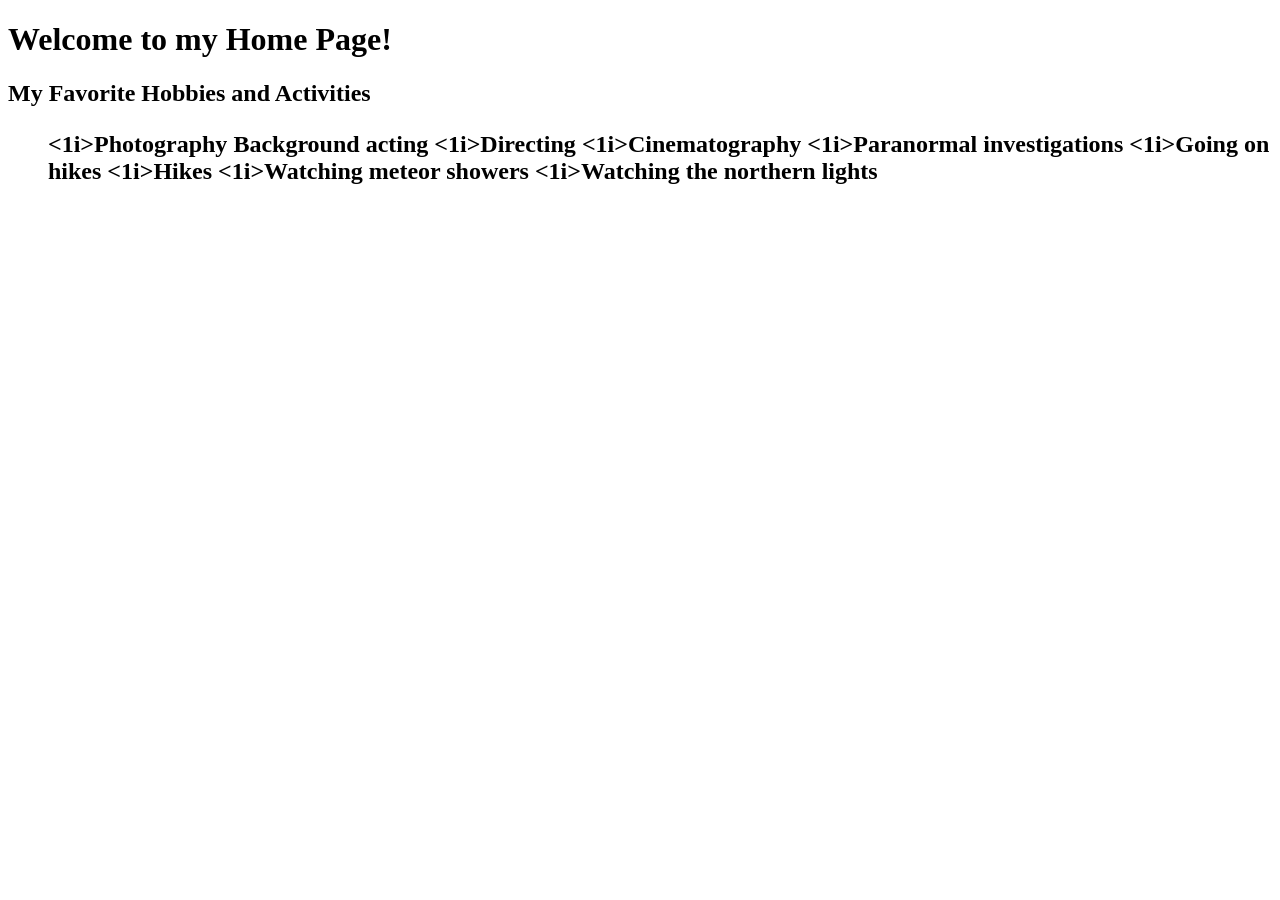
<file: Homework 6/index.html>
<!DOCTYPE html>
</html>
<head>
<title>My Homepage</title>
</head>
</body>
<h1>Welcome to my Home Page!</h1>
<h2>My Favorite Hobbies and Activities
    <ul>
        <1i>Photography</1i>
        </1i>Background acting</1i>
        <1i>Directing</1i>
        <1i>Cinematography</1i>
        <1i>Paranormal investigations</1i>
        <1i>Going on hikes</1i>
        <1i>Hikes</1i>
        <1i>Watching meteor showers</1i>
        <1i>Watching the northern lights</1i>
</file>
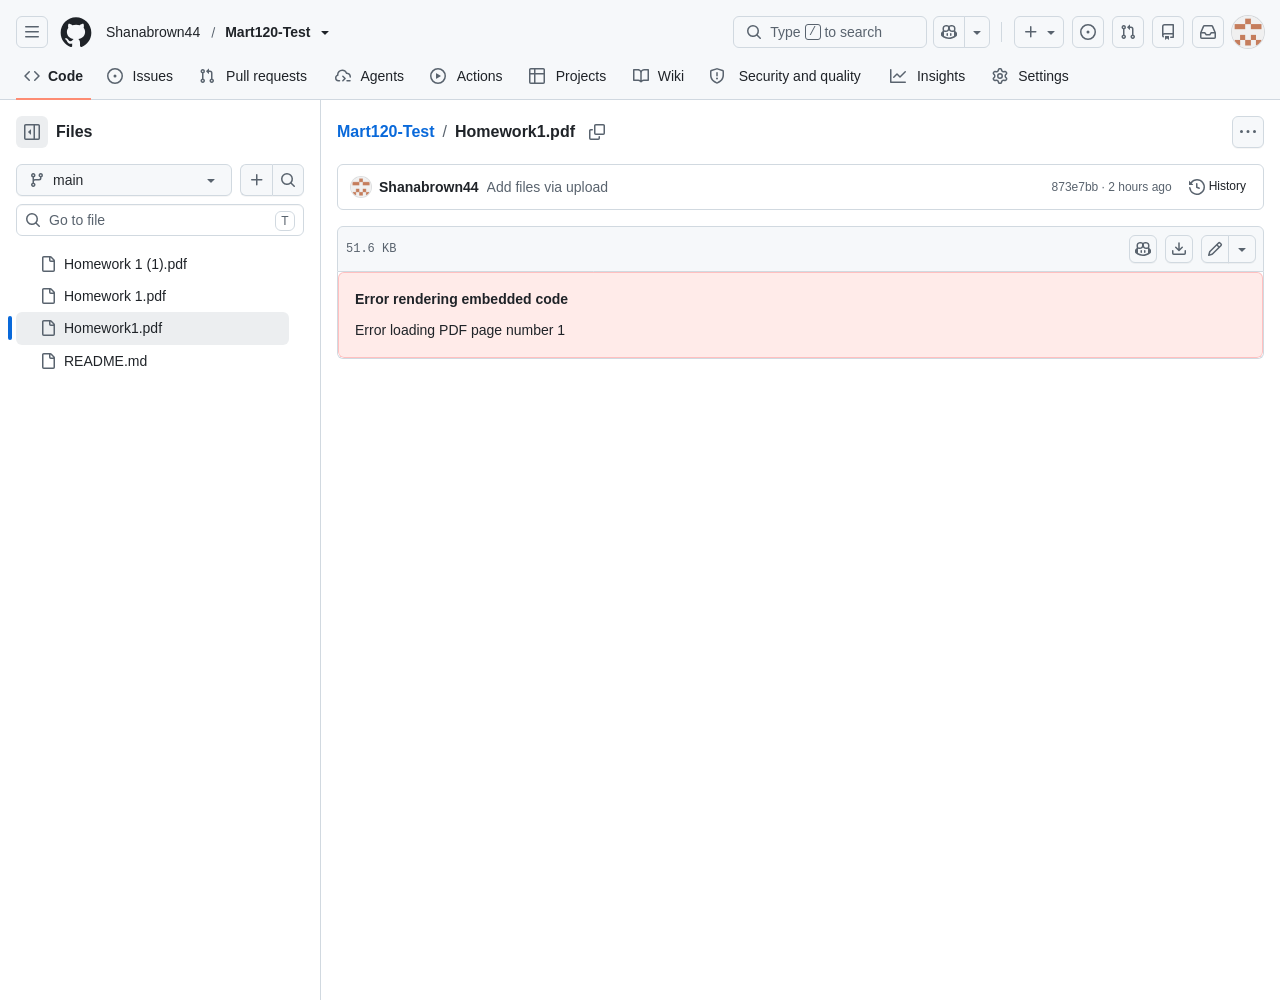
<file: Homework 1/Mart120-Test_Homework1.pdf at main · Shanabrown44_Mart120-Test.html>
<!DOCTYPE html>
<!-- saved from url=(0068)https://github.com/Shanabrown44/Mart120-Test/blob/main/Homework1.pdf -->
<html lang="en" data-color-mode="auto" data-light-theme="light" data-dark-theme="dark" data-a11y-animated-images="system" data-a11y-link-underlines="true" data-turbo-loaded="" class="js-focus-visible" data-js-focus-visible=""><head><meta http-equiv="Content-Type" content="text/html; charset=UTF-8"><style type="text/css">.turbo-progress-bar {
  position: fixed;
  display: block;
  top: 0;
  left: 0;
  height: 3px;
  background: #0076ff;
  z-index: 2147483647;
  transition:
    width 300ms ease-out,
    opacity 150ms 150ms ease-in;
  transform: translate3d(0, 0, 0);
}
</style><style>
:root {
  --fontStack-monospace: "Monaspace Neon", ui-monospace, SFMono-Regular, SF Mono, Menlo, Consolas, Liberation Mono, monospace !important;
}
</style>




  
    
  
  
  
  
  
  

<script type="importmap" nonce="">{"imports":{"react":"https://github.githubassets.com/assets/react-376ca33a9466664f.js","react/compiler-runtime":"https://github.githubassets.com/assets/react-compiler-runtime-4610bd6d3de9c049.js","scheduler":"https://github.githubassets.com/assets/scheduler-58b860b049ca307c.js","react-dom":"https://github.githubassets.com/assets/react-dom-7cea470bc50e1fc3.js","react-dom/client":"https://github.githubassets.com/assets/react-dom-client-524a147cec1d5bf2.js","react-is":"https://github.githubassets.com/assets/react-is-2cc4b76875d9b0d8.js","react/jsx-dev-runtime":"https://github.githubassets.com/assets/react-jsx-dev-runtime-ea55d68667d559e5.js","react/jsx-runtime":"https://github.githubassets.com/assets/react-jsx-runtime-4915cb0f5b3aff04.js","react-reconciler":"https://github.githubassets.com/assets/react-reconciler-d318e9cce8fcc092.js"}}</script>

<meta name="react-import-map" content="react,react-dom,react-dom/client,react-dom/profiling,react-is,react-reconciler,react/compiler-runtime,react/jsx-dev-runtime,react/jsx-runtime,scheduler@bff5c6a9e8e2" data-turbo-track="reload">









  


  <link crossorigin="anonymous" media="all" rel="stylesheet" href="./Mart120-Test_Homework1.pdf at main · Shanabrown44_Mart120-Test_files/light-99f877e9ddfc0e51.css"><link crossorigin="anonymous" media="all" rel="stylesheet" href="./Mart120-Test_Homework1.pdf at main · Shanabrown44_Mart120-Test_files/dark-79ad2ace604703b3.css"><link data-color-theme="light_high_contrast" crossorigin="anonymous" media="all" rel="stylesheet" data-href="https://github.githubassets.com/assets/light_high_contrast-48fdd0811afbab3c.css"><link data-color-theme="light_colorblind" crossorigin="anonymous" media="all" rel="stylesheet" data-href="https://github.githubassets.com/assets/light_colorblind-f4bf1142976e4bbf.css"><link data-color-theme="light_colorblind_high_contrast" crossorigin="anonymous" media="all" rel="stylesheet" data-href="https://github.githubassets.com/assets/light_colorblind_high_contrast-f661b49995ba0bd8.css"><link data-color-theme="light_tritanopia" crossorigin="anonymous" media="all" rel="stylesheet" data-href="https://github.githubassets.com/assets/light_tritanopia-0b38d22346321c92.css"><link data-color-theme="light_tritanopia_high_contrast" crossorigin="anonymous" media="all" rel="stylesheet" data-href="https://github.githubassets.com/assets/light_tritanopia_high_contrast-f1c62c9e70259b9f.css"><link data-color-theme="dark_high_contrast" crossorigin="anonymous" media="all" rel="stylesheet" data-href="https://github.githubassets.com/assets/dark_high_contrast-24484a076f02295f.css"><link data-color-theme="dark_colorblind" crossorigin="anonymous" media="all" rel="stylesheet" data-href="https://github.githubassets.com/assets/dark_colorblind-f50cacf0a86b9929.css"><link data-color-theme="dark_colorblind_high_contrast" crossorigin="anonymous" media="all" rel="stylesheet" data-href="https://github.githubassets.com/assets/dark_colorblind_high_contrast-e61d4f4ca17852c2.css"><link data-color-theme="dark_tritanopia" crossorigin="anonymous" media="all" rel="stylesheet" data-href="https://github.githubassets.com/assets/dark_tritanopia-39c10993d5603fac.css"><link data-color-theme="dark_tritanopia_high_contrast" crossorigin="anonymous" media="all" rel="stylesheet" data-href="https://github.githubassets.com/assets/dark_tritanopia_high_contrast-73236c840c0c7d90.css"><link data-color-theme="dark_dimmed" crossorigin="anonymous" media="all" rel="stylesheet" data-href="https://github.githubassets.com/assets/dark_dimmed-0de76f07cc035b10.css"><link data-color-theme="dark_dimmed_high_contrast" crossorigin="anonymous" media="all" rel="stylesheet" data-href="https://github.githubassets.com/assets/dark_dimmed_high_contrast-fd1500c8744e40d6.css">

  <style type="text/css">
    :root {
      --tab-size-preference: 4;
    }

    pre, code {
      tab-size: var(--tab-size-preference);
    }
  </style>

    <link crossorigin="anonymous" media="all" rel="stylesheet" href="./Mart120-Test_Homework1.pdf at main · Shanabrown44_Mart120-Test_files/primer-primitives-ed9ca172356fd545.css">
    <link crossorigin="anonymous" media="all" rel="stylesheet" href="./Mart120-Test_Homework1.pdf at main · Shanabrown44_Mart120-Test_files/primer-tailwind-compatible-330c475bd59f66d2.css">
    <link crossorigin="anonymous" media="all" rel="stylesheet" href="./Mart120-Test_Homework1.pdf at main · Shanabrown44_Mart120-Test_files/global-adcabba7b5c5d221.css">
    <link crossorigin="anonymous" media="all" rel="stylesheet" href="./Mart120-Test_Homework1.pdf at main · Shanabrown44_Mart120-Test_files/github-552513ad07a183a1.css">
    <link crossorigin="anonymous" media="all" rel="stylesheet" href="./Mart120-Test_Homework1.pdf at main · Shanabrown44_Mart120-Test_files/tailwind-46b53ca2d13bc09d.css">
  <link crossorigin="anonymous" media="all" rel="stylesheet" href="./Mart120-Test_Homework1.pdf at main · Shanabrown44_Mart120-Test_files/repository-11ee8a031c040c1a.css">
<link crossorigin="anonymous" media="all" rel="stylesheet" href="./Mart120-Test_Homework1.pdf at main · Shanabrown44_Mart120-Test_files/code-2d56bdb0166c0238.css">

  

  <script type="application/json" id="client-env">{"locale":"en","featureFlags":["actions_enable_background_steps","actions_workflow_language_service_allow_case_function","activity_diff_file_tree","activity_repos_file_tree","activity_repos_overview_header","activity_repos_overview_sidebar","agent_author_search_expansion","agent_author_search_expansion_ui_pulls","alternate_user_config_repo","billing_billable_licenses_cost_center_bucket_fix","billing_cost_center_list_assigned_resources","billing_cost_center_user_level_budgets","billing_discount_threshold_notification","billing_multi_user_cost_center_total_user_count","billing_ui_budget_pagination_enabled","billing_user_level_budgets","billing_user_level_budgets_manage","block_user_close_content","ccr_files_changed_model_picker","ccr_implement_suggestion_refresh","ccr_mcp_skills_ga","code_quality_enablement_banner_targeting","code_quality_new_repo_selection_card","code_quality_org_level_trends","code_quality_remove_preview","code_view_checks_live_updates","code_view_raf_sticky_lines","codemirror_inp_optimizations","codespaces_prebuild_region_target_update","coding_agent_create_task_strip","coding_agent_third_party_model_ui","contentful_primer_code_blocks","copilot_agent_snippy","copilot_api_agentic_issue_marshal_yaml","copilot_automations_pagination","copilot_chat_attach_multiple_images","copilot_chat_auto_mode_picker_paid","copilot_chat_category_rate_limit_messages","copilot_chat_clear_model_selection_for_default_change","copilot_chat_compact_tables","copilot_chat_disable_model_picker_while_streaming","copilot_chat_docked_panel","copilot_chat_enable_tool_call_logs","copilot_chat_header_reorder","copilot_chat_increase_token_padding","copilot_chat_input_commands","copilot_chat_interspersed_tool_calls","copilot_chat_max_upsell","copilot_chat_minimize_contextual","copilot_chat_model_picker_promotions","copilot_chat_models_browser_cache","copilot_chat_new_topic_nudge","copilot_chat_opening_thread_switch","copilot_chat_reduce_quota_checks","copilot_chat_vision_dotcom_chat_ga_gate","copilot_chat_vision_in_claude","copilot_chat_vision_preview_gate","copilot_cli_install_cta_max_plan","copilot_css_textarea_autosize","copilot_custom_copilots","copilot_custom_copilots_feature_preview","copilot_diff_explain_conversation_intent","copilot_diff_reference_context","copilot_duplicate_thread","copilot_extensions_removal_on_marketplace","copilot_fix_failed_workflows_all_skus","copilot_ftp_hyperspace_upgrade_prompt","copilot_hide_hovercard","copilot_immersive_code_block_transition_wrap","copilot_immersive_embedded_deferred_payload","copilot_immersive_embedded_draggable","copilot_immersive_embedded_header_button","copilot_immersive_embedded_implicit_references","copilot_immersive_embedded_skip_copilot_api_token_for_dotcom_context","copilot_immersive_file_block_transition_open","copilot_immersive_file_preview_keep_mounted","copilot_immersive_suggestion_pills","copilot_immersive_task_hyperlinking","copilot_immersive_task_within_chat_thread","copilot_issue_list_show_more","copilot_mc_cli_resume_any_users_task","copilot_mission_control_agent_merge_fix_ci","copilot_mission_control_agent_merge_resolve_conflicts","copilot_mission_control_agent_merge_respond_to_reviewers","copilot_mission_control_early_stop","copilot_mission_control_environment_list_icons","copilot_mission_control_managed_sandbox_environments","copilot_mission_control_needs_attention","copilot_mission_control_reasoning_effort","copilot_mission_control_sandbox_remote_bypass","copilot_mission_control_session_filters","copilot_mission_control_task_alive_updates","copilot_mission_control_task_sharing","copilot_org_policy_page_focus_mode","copilot_pr_chat_enhancements","copilot_premium_request_quotas","copilot_prominent_upgrade_button","copilot_resource_panel","copilot_settings_validation_ui","copilot_share_active_subthread","copilot_spaces_ga","copilot_spaces_individual_policies_ga","copilot_spark_handle_nil_friendly_name","copilot_swe_agent_authorization_status_ui","copilot_swe_agent_automation_resource_scoped_writes","copilot_swe_agent_hide_model_picker_if_only_auto","copilot_swe_agent_issue_comment_trigger","copilot_swe_agent_pr_comment_model_picker","copilot_swe_agent_pull_request_comment_trigger","copilot_swe_agent_pull_request_merged_trigger","copilot_swe_agent_pull_request_opened_trigger","copilot_swe_agent_pull_request_synchronize_trigger","copilot_swe_agent_use_subagents","copilot_task_api_github_rest_style","copilot_token_based_billing","copilot_unconfigured_is_inherited","copilot_user_can_upgrade_plan_field","copilot_workbench_sunset","copilot_workbench_ubb","dashboard_indexeddb_caching","dashboard_lists_max_age_filter","dashboard_surface_persistent_preferences","dashboard_universe_2025","dashboard_universe_2025_feedback_dialog","dependencies_picker_tanstack","fgpat_permissions_selector_redesign","flex_cta_groups_mvp","flex_suite_details","flex_suite_disable_river_accordion_dither","ga_enterprise_teams_ui","glc_code_quality_repo_settings_workflow_config","global_nav_react","hide_github_models_ui","hide_groups_list_for_few_groups","hyperspace_2025_logged_out_batch_1","hyperspace_2025_logged_out_batch_2","hyperspace_2025_logged_out_batch_3","in_product_messaging_datadog_monitoring","ipm_global_transactional_message_copilot","ipm_global_transactional_message_issues","ipm_global_transactional_message_prs","ipm_global_transactional_message_repos","ipm_global_transactional_message_spaces","issue_fields_multi_select","issue_inline_avatars","issue_pinned_views","issue_pinned_views_optimistic_updates","issue_relative_time_micro","issue_viewer_subissues_optimistic_overlay","issues_dashboard_sso_structured_errors","issues_expanded_file_types","issues_hide_closed_sub_issues","issues_lazy_load_comment_box_suggestions","issues_react_chrome_container_query_fix","issues_react_include_bots_in_pickers","issues_react_ui_feedback","labels_archiving","labels_archiving_info","landing_pages_ninetailed","landing_pages_web_vitals_tracking","lifecycle_label_name_updates","marketing_pages_search_explore_provider","memex_default_issue_create_repository","memex_lazy_hydrate_agent_tasks","memex_live_update_hovercard","memex_mwl_filter_field_delimiter","memex_remove_deprecated_type_issue","memex_roadmap_drag_style","merge_queue_restricted_pushers_warning","merge_status_checks_refetch_dedupe","merge_status_header_feedback","new_quick_search_dotcom","new_quick_search_ui_service","oauth_authorize_clickjacking_protection","octocaptcha_origin_optimization","org_repos_filtered_list_layout","pr_sfv_new_diff_fetch","primer_react_css_anchor_positioning","primer_react_merged_forwarded_refs","property_definition_empty_state_suggestions","prs_copilot_app_open_action","prs_css_anchor_positioning","prs_live_updates_issue_comments","prx_files","pull_request_commit_checks_dialog","pull_request_copilot_attribution_header","pull_request_files_virtualization","pull_request_overview_panel_edit_description","pull_request_stacks_feedback_dialog","pull_request_virtualization_image_estimate","pull_request_virtualization_scroll_compensation","pull_request_virtualization_scroll_intent","react_blob_isolate_code_lines","react_blob_overlay","react_blob_ssr_content_visibility","react_data_router_tanstack_allowed","react_sandbox_future_tanstack","repo_issues_sidebar_layout","repo_overview_ask_copilot","repos_contributors_limited_default_range","repos_finder_sidebar_layout","repository_suggester_elastic_search","review_involves_filter","rule_ignored_file_paths","rulesets_actor_list_editor","sample_network_conn_type","secret_scanning_pattern_alerts_link","security_center_artifact_filters_popover","see_who_reacted","semantic_similarity_duplicate_issue_detection","session_logs_ungroup_reasoning_text","site_banner_desktop_copilot_app","site_code_quality_page","site_ghca_pixel_mona","site_github_app_ga_page","site_github_app_ga_page_highlight","site_global_banner_deprecate_spark","site_global_banner_dev_days_organizer","site_global_nav_spark_models_removed","spark_prompt_secret_scanning","spark_server_connection_status","suppress_automated_browser_vitals","swp_forms_disable_octocaptcha","thread_resolution_reason","track_notifications_settings_usage","unified_batch_pr_comments","update_issue_suggestions","user_code_paste_ux","viewscreen_sandbox","warn_inaccessible_attachments","webp_support","workbench_store_readonly","react_import_map","react_import_map"],"login":"Shanabrown44","copilotApiOverrideUrl":"https://api.individual.githubcopilot.com","cmcApiUrl":"https://api.github.com/cmc_internal/api"}</script>





<script crossorigin="anonymous" type="module" src="./Mart120-Test_Homework1.pdf at main · Shanabrown44_Mart120-Test_files/environment-af60aab729c5ce6a.js.download" defer="defer"></script>
<link crossorigin="anonymous" media="all" rel="stylesheet" href="./Mart120-Test_Homework1.pdf at main · Shanabrown44_Mart120-Test_files/app-runtime.9b76a6554f8ef111.module.css">










<script crossorigin="anonymous" type="module" src="./Mart120-Test_Homework1.pdf at main · Shanabrown44_Mart120-Test_files/github-elements-2808adc9778263e3.js.download" defer="defer"></script>
<script crossorigin="anonymous" type="module" src="./Mart120-Test_Homework1.pdf at main · Shanabrown44_Mart120-Test_files/element-registry-39ece729d3ec17d4.js.download" defer="defer"></script>














<script crossorigin="anonymous" type="module" src="./Mart120-Test_Homework1.pdf at main · Shanabrown44_Mart120-Test_files/behaviors-cf464102cd318ffa.js.download" defer="defer"></script>
<link crossorigin="anonymous" media="all" rel="stylesheet" href="./Mart120-Test_Homework1.pdf at main · Shanabrown44_Mart120-Test_files/react-core.6e881c7a1ed711dd.module.css">

<script crossorigin="anonymous" type="module" src="./Mart120-Test_Homework1.pdf at main · Shanabrown44_Mart120-Test_files/codespaces-4665203b11edb377.js.download" defer="defer"></script>

<script crossorigin="anonymous" type="module" src="./Mart120-Test_Homework1.pdf at main · Shanabrown44_Mart120-Test_files/repositories-e52c5e54dabf872e.js.download" defer="defer"></script>
<script crossorigin="anonymous" type="module" src="./Mart120-Test_Homework1.pdf at main · Shanabrown44_Mart120-Test_files/code-menu-71f7097d4103483a.js.download" defer="defer"></script>
  
  













































<script crossorigin="anonymous" type="module" src="./Mart120-Test_Homework1.pdf at main · Shanabrown44_Mart120-Test_files/code-view-6779bb823bc31da0.js.download" defer="defer"></script>
<link crossorigin="anonymous" media="all" rel="stylesheet" href="./Mart120-Test_Homework1.pdf at main · Shanabrown44_Mart120-Test_files/primer-react-css.2489a3d4426b28d3.module.css">
<link crossorigin="anonymous" media="all" rel="stylesheet" href="./Mart120-Test_Homework1.pdf at main · Shanabrown44_Mart120-Test_files/1181.0729dcf45e6130c6.module.css">
<link crossorigin="anonymous" media="all" rel="stylesheet" href="./Mart120-Test_Homework1.pdf at main · Shanabrown44_Mart120-Test_files/4527.7acb62ab59e4bb7f.module.css">
<link crossorigin="anonymous" media="all" rel="stylesheet" href="./Mart120-Test_Homework1.pdf at main · Shanabrown44_Mart120-Test_files/dynamic-github-ui--code-view--route-components.bd10881c692fbcf1.module.css">
<link crossorigin="anonymous" media="all" rel="stylesheet" href="./Mart120-Test_Homework1.pdf at main · Shanabrown44_Mart120-Test_files/code-view.9dc6192b32eb1659.module.css">


  



  
  
  
  

    
  


  


    


  
  

  
  

    







  

  




    

  

    

    

      

      

    
    
    

      
  
  


      

      

      


      
      
      

        


  <meta http-equiv="x-pjax-version" content="92188754339dda11d3a2af19a662069b2d0f86bea9256ebf3752ba0c9405ed3a" data-turbo-track="reload">
  <meta http-equiv="x-pjax-csp-version" content="2af6a6627810d190be616096b617c8f37a1419b9435f76190f0e0d7638222ac1" data-turbo-track="reload">
  <meta http-equiv="x-pjax-css-version" content="b7a4653359baeee3d827ca91d7c149e4962234557341efae58fad4aa5ce82a0a" data-turbo-track="reload">
  <meta http-equiv="x-pjax-js-version" content="fcbe469dff551871868ef3eb57310d20335e83c931aa106e95b727a29a906a14" data-turbo-track="reload">

  

      

    

  

  
  



    

    
  


  


  

  <meta name="release" content="3df9f909f49e8e094f95f8d72640c051f35b9f46" data-turbo-track="reload">
  

  
  
  




  
  

  

  <link rel="stylesheet" type="text/css" href="./Mart120-Test_Homework1.pdf at main · Shanabrown44_Mart120-Test_files/81758.3f5f3556046ac348.module.css" crossorigin="anonymous"><link rel="stylesheet" type="text/css" href="./Mart120-Test_Homework1.pdf at main · Shanabrown44_Mart120-Test_files/38963.195bf2849f910534.module.css" crossorigin="anonymous"><style></style><link rel="stylesheet" type="text/css" href="./Mart120-Test_Homework1.pdf at main · Shanabrown44_Mart120-Test_files/66282.474c8c3cda6aae46.module.css" crossorigin="anonymous"><link rel="stylesheet" type="text/css" href="./Mart120-Test_Homework1.pdf at main · Shanabrown44_Mart120-Test_files/14343.bcca08a2065e1977.module.css" crossorigin="anonymous"><link rel="stylesheet" type="text/css" href="./Mart120-Test_Homework1.pdf at main · Shanabrown44_Mart120-Test_files/65610.a20924495ad66810.module.css" crossorigin="anonymous"><link rel="stylesheet" type="text/css" href="./Mart120-Test_Homework1.pdf at main · Shanabrown44_Mart120-Test_files/6811.c6f4f0872ad3a077.module.css" crossorigin="anonymous"><link rel="stylesheet" type="text/css" href="./Mart120-Test_Homework1.pdf at main · Shanabrown44_Mart120-Test_files/3021.27abe0e43976ead7.module.css" crossorigin="anonymous"><link rel="stylesheet" type="text/css" href="./Mart120-Test_Homework1.pdf at main · Shanabrown44_Mart120-Test_files/90683.8ee10376a7cfce36.module.css" crossorigin="anonymous"><link rel="stylesheet" type="text/css" href="./Mart120-Test_Homework1.pdf at main · Shanabrown44_Mart120-Test_files/59100.56603926d05649e2.module.css" crossorigin="anonymous"><link rel="stylesheet" type="text/css" href="./Mart120-Test_Homework1.pdf at main · Shanabrown44_Mart120-Test_files/37499.cea7d5d90299bb8b.module.css" crossorigin="anonymous"><link rel="stylesheet" type="text/css" href="./Mart120-Test_Homework1.pdf at main · Shanabrown44_Mart120-Test_files/96188.f58bfa582ed835e8.module.css" crossorigin="anonymous"><link rel="stylesheet" type="text/css" href="./Mart120-Test_Homework1.pdf at main · Shanabrown44_Mart120-Test_files/76725.a513c6b5c9e36eda.module.css" crossorigin="anonymous"><link rel="stylesheet" type="text/css" href="./Mart120-Test_Homework1.pdf at main · Shanabrown44_Mart120-Test_files/56681.a4d06814e7fbbfb9.module.css" crossorigin="anonymous"><link rel="stylesheet" type="text/css" href="./Mart120-Test_Homework1.pdf at main · Shanabrown44_Mart120-Test_files/32150.15b66ff936a02f84.module.css" crossorigin="anonymous"><link rel="stylesheet" type="text/css" href="./Mart120-Test_Homework1.pdf at main · Shanabrown44_Mart120-Test_files/37775.59417e8d475109f4.module.css" crossorigin="anonymous"><link rel="stylesheet" type="text/css" href="./Mart120-Test_Homework1.pdf at main · Shanabrown44_Mart120-Test_files/18089.13f145a31e00b357.module.css" crossorigin="anonymous"><link rel="stylesheet" type="text/css" href="./Mart120-Test_Homework1.pdf at main · Shanabrown44_Mart120-Test_files/40132.14852d4ad0091ef0.module.css" crossorigin="anonymous"><link rel="stylesheet" type="text/css" href="./Mart120-Test_Homework1.pdf at main · Shanabrown44_Mart120-Test_files/56707.eac727ecf2c03990.module.css" crossorigin="anonymous"><link rel="stylesheet" type="text/css" href="./Mart120-Test_Homework1.pdf at main · Shanabrown44_Mart120-Test_files/39858.7f0d5a723fa1d72a.module.css" crossorigin="anonymous"><link rel="stylesheet" type="text/css" href="./Mart120-Test_Homework1.pdf at main · Shanabrown44_Mart120-Test_files/52684.8a780741ce13b808.module.css" crossorigin="anonymous"><link rel="stylesheet" type="text/css" href="./Mart120-Test_Homework1.pdf at main · Shanabrown44_Mart120-Test_files/8901.a57f6b3ff2d151e1.module.css" crossorigin="anonymous"><link rel="stylesheet" type="text/css" href="./Mart120-Test_Homework1.pdf at main · Shanabrown44_Mart120-Test_files/32654.684067e5b06da2cf.module.css" crossorigin="anonymous"><link rel="stylesheet" type="text/css" href="./Mart120-Test_Homework1.pdf at main · Shanabrown44_Mart120-Test_files/53378.f6ccc1797f65ea19.module.css" crossorigin="anonymous"><link rel="stylesheet" type="text/css" href="./Mart120-Test_Homework1.pdf at main · Shanabrown44_Mart120-Test_files/96572.605f926c525bdb92.module.css" crossorigin="anonymous"><link rel="stylesheet" type="text/css" href="./Mart120-Test_Homework1.pdf at main · Shanabrown44_Mart120-Test_files/28923.db46b78b74a54d14.module.css" crossorigin="anonymous"><link rel="dns-prefetch" href="https://github.githubassets.com/"><link rel="dns-prefetch" href="https://avatars.githubusercontent.com/"><link rel="dns-prefetch" href="https://github-cloud.s3.amazonaws.com/"><link rel="dns-prefetch" href="https://user-images.githubusercontent.com/"><link rel="preconnect" href="https://github.githubassets.com/" crossorigin=""><link rel="preconnect" href="https://avatars.githubusercontent.com/"><link crossorigin="anonymous" rel="modulepreload" href="https://github.githubassets.com/assets/react-376ca33a9466664f.js"><link crossorigin="anonymous" rel="modulepreload" href="https://github.githubassets.com/assets/react-compiler-runtime-4610bd6d3de9c049.js"><link crossorigin="anonymous" rel="modulepreload" href="https://github.githubassets.com/assets/scheduler-58b860b049ca307c.js"><link crossorigin="anonymous" rel="modulepreload" href="https://github.githubassets.com/assets/react-dom-7cea470bc50e1fc3.js"><link crossorigin="anonymous" rel="modulepreload" href="https://github.githubassets.com/assets/react-dom-client-524a147cec1d5bf2.js"><link crossorigin="anonymous" rel="modulepreload" href="https://github.githubassets.com/assets/react-is-2cc4b76875d9b0d8.js"><link crossorigin="anonymous" rel="modulepreload" href="https://github.githubassets.com/assets/react-jsx-runtime-4915cb0f5b3aff04.js"><link crossorigin="anonymous" rel="modulepreload" href="https://github.githubassets.com/assets/react-reconciler-d318e9cce8fcc092.js"><link crossorigin="anonymous" rel="modulepreload" href="https://github.githubassets.com/assets/wp-runtime-9ebb893fb83aa69b.js"><link crossorigin="anonymous" rel="modulepreload" href="https://github.githubassets.com/assets/app-foundation-d22003503655de40.js"><link crossorigin="anonymous" rel="modulepreload" href="https://github.githubassets.com/assets/app-runtime-ddfbafed1416439f.js"><link crossorigin="anonymous" rel="modulepreload" href="https://github.githubassets.com/assets/fetch-utilities-8fe90c8c85b950d2.js"><link crossorigin="anonymous" rel="modulepreload" href="https://github.githubassets.com/assets/78205-6cf07db9c71bd767.js"><link crossorigin="anonymous" rel="modulepreload" href="https://github.githubassets.com/assets/catalyst-38077bb411140672.js"><link crossorigin="anonymous" rel="modulepreload" href="https://github.githubassets.com/assets/selector-observer-2649f99b2f1a6405.js"><link crossorigin="anonymous" rel="modulepreload" href="https://github.githubassets.com/assets/relative-time-element-c21b72dfe6bab348.js"><link crossorigin="anonymous" rel="modulepreload" href="https://github.githubassets.com/assets/296-2e18342b802e67d2.js"><link crossorigin="anonymous" rel="modulepreload" href="https://github.githubassets.com/assets/816-41f1bbf5693911e3.js"><link crossorigin="anonymous" rel="modulepreload" href="https://github.githubassets.com/assets/65637-cd80fa0f84afe946.js"><link crossorigin="anonymous" rel="modulepreload" href="https://github.githubassets.com/assets/58494-bbf2743f411af058.js"><link crossorigin="anonymous" rel="modulepreload" href="https://github.githubassets.com/assets/31721-0ef53b2f96a19876.js"><link crossorigin="anonymous" rel="modulepreload" href="https://github.githubassets.com/assets/46740-90376e604f852814.js"><link crossorigin="anonymous" rel="modulepreload" href="https://github.githubassets.com/assets/98944-57d83b43eefe5ac0.js"><link crossorigin="anonymous" rel="modulepreload" href="https://github.githubassets.com/assets/runtime-helpers-fc37f5662f7833a3.js"><link crossorigin="anonymous" rel="modulepreload" href="https://github.githubassets.com/assets/aria-live-7d7a9fdad5f85d01.js"><link crossorigin="anonymous" rel="modulepreload" href="https://github.githubassets.com/assets/hotkey-1cb8fabe6be5aae6.js"><link crossorigin="anonymous" rel="modulepreload" href="https://github.githubassets.com/assets/react-core-ac9e7cb89ff413f5.js"><link crossorigin="anonymous" rel="modulepreload" href="https://github.githubassets.com/assets/50841-ea43a4dd64d3243d.js"><link crossorigin="anonymous" rel="modulepreload" href="https://github.githubassets.com/assets/2761-b7a9419af18b3168.js"><link crossorigin="anonymous" rel="modulepreload" href="https://github.githubassets.com/assets/88475-1ef5f4960149f37f.js"><link crossorigin="anonymous" rel="modulepreload" href="https://github.githubassets.com/assets/26533-677fb085023d4883.js"><link crossorigin="anonymous" rel="modulepreload" href="https://github.githubassets.com/assets/3609-aeb65154451d2df4.js"><link crossorigin="anonymous" rel="modulepreload" href="https://github.githubassets.com/assets/87644-a4a8bf1e50c8f268.js"><link crossorigin="anonymous" rel="modulepreload" href="https://github.githubassets.com/assets/39448-1ea76084e5b8e2e3.js"><link crossorigin="anonymous" rel="modulepreload" href="https://github.githubassets.com/assets/54130-e4c7ec7528d1f04f.js"><link crossorigin="anonymous" rel="modulepreload" href="https://github.githubassets.com/assets/1741-19fd38c1c119f0b9.js"><link crossorigin="anonymous" rel="modulepreload" href="https://github.githubassets.com/assets/64923-fd55cab179c0991d.js"><link crossorigin="anonymous" rel="modulepreload" href="https://github.githubassets.com/assets/66728-c0b48e748ef8b0cf.js"><link crossorigin="anonymous" rel="modulepreload" href="https://github.githubassets.com/assets/48042-3a37331ca124dac3.js"><link crossorigin="anonymous" rel="modulepreload" href="https://github.githubassets.com/assets/primer-react-eb74c59b42487c21.js"><link crossorigin="anonymous" rel="modulepreload" href="https://github.githubassets.com/assets/react-lib-7f772186aa106ed1.js"><link crossorigin="anonymous" rel="modulepreload" href="https://github.githubassets.com/assets/76256-5b6ab242383f579b.js"><link crossorigin="anonymous" rel="modulepreload" href="https://github.githubassets.com/assets/437-f0c7368bfd12f816.js"><link crossorigin="anonymous" rel="modulepreload" href="https://github.githubassets.com/assets/2927-5d7a868ce3b42d6c.js"><link crossorigin="anonymous" rel="modulepreload" href="https://github.githubassets.com/assets/13365-afa40f59b2c1ae40.js"><link crossorigin="anonymous" rel="modulepreload" href="https://github.githubassets.com/assets/7463-c01d2638c7d87a79.js"><link crossorigin="anonymous" rel="modulepreload" href="https://github.githubassets.com/assets/85181-581fa748ad0447f9.js"><link crossorigin="anonymous" rel="modulepreload" href="https://github.githubassets.com/assets/27600-87c6894442ac9f57.js"><link crossorigin="anonymous" rel="modulepreload" href="https://github.githubassets.com/assets/60033-ac83dfbacec0c384.js"><link crossorigin="anonymous" rel="modulepreload" href="https://github.githubassets.com/assets/14646-c29030274d61aca2.js"><link crossorigin="anonymous" rel="modulepreload" href="https://github.githubassets.com/assets/11294-5b8577f6bc988a82.js"><link crossorigin="anonymous" rel="modulepreload" href="https://github.githubassets.com/assets/89138-a6a8d80db0521958.js"><link crossorigin="anonymous" rel="modulepreload" href="https://github.githubassets.com/assets/90329-7b16756f5f43831b.js"><link crossorigin="anonymous" rel="modulepreload" href="https://github.githubassets.com/assets/55903-bb25c2ad975ed848.js"><link crossorigin="anonymous" rel="modulepreload" href="https://github.githubassets.com/assets/52383-468cf248b55fea88.js"><link crossorigin="anonymous" rel="modulepreload" href="https://github.githubassets.com/assets/12300-90959f677a530bb8.js"><link crossorigin="anonymous" rel="modulepreload" href="https://github.githubassets.com/assets/33083-5bfc3e419dbd3b4e.js"><link crossorigin="anonymous" rel="modulepreload" href="https://github.githubassets.com/assets/24254-541373ddff84067c.js"><link crossorigin="anonymous" rel="modulepreload" href="https://github.githubassets.com/assets/84661-938e59aed66644bc.js"><link crossorigin="anonymous" rel="modulepreload" href="https://github.githubassets.com/assets/87051-0f0fcac7a8fdd238.js"><link crossorigin="anonymous" rel="modulepreload" href="https://github.githubassets.com/assets/23989-b54fa7de771c9c59.js"><link crossorigin="anonymous" rel="modulepreload" href="https://github.githubassets.com/assets/64709-bd9ccfd31340a524.js"><link crossorigin="anonymous" rel="modulepreload" href="https://github.githubassets.com/assets/99666-e0b590779b1a89b0.js"><link crossorigin="anonymous" rel="modulepreload" href="https://github.githubassets.com/assets/64015-69378bf8206dae29.js"><link crossorigin="anonymous" rel="modulepreload" href="https://github.githubassets.com/assets/23128-33d2c5ef910ef5ee.js"><link crossorigin="anonymous" rel="modulepreload" href="https://github.githubassets.com/assets/50084-30725ec33b7d0746.js"><link crossorigin="anonymous" rel="modulepreload" href="https://github.githubassets.com/assets/110-58c10dabf71a7f0f.js"><link crossorigin="anonymous" rel="modulepreload" href="https://github.githubassets.com/assets/1181-bbda203248ce2cb6.js"><link crossorigin="anonymous" rel="modulepreload" href="https://github.githubassets.com/assets/50006-1f1aa0de17de37a1.js"><link crossorigin="anonymous" rel="modulepreload" href="https://github.githubassets.com/assets/94789-4312105eec1ce818.js"><link crossorigin="anonymous" rel="modulepreload" href="https://github.githubassets.com/assets/819-bdc6620cbc205fb9.js"><link crossorigin="anonymous" rel="modulepreload" href="https://github.githubassets.com/assets/22828-ea116c470c7b53a2.js"><link crossorigin="anonymous" rel="modulepreload" href="https://github.githubassets.com/assets/53878-2fee41aeeeb4d4d2.js"><link crossorigin="anonymous" rel="modulepreload" href="https://github.githubassets.com/assets/20277-1dc091ed1095a1d8.js"><link crossorigin="anonymous" rel="modulepreload" href="https://github.githubassets.com/assets/4596-ae019534fb32fb8d.js"><link crossorigin="anonymous" rel="modulepreload" href="https://github.githubassets.com/assets/79915-c42f51558f801726.js"><link crossorigin="anonymous" rel="modulepreload" href="https://github.githubassets.com/assets/27555-0966382ebe122c7e.js"><link crossorigin="anonymous" rel="modulepreload" href="https://github.githubassets.com/assets/56403-68320b5ee1393948.js"><link crossorigin="anonymous" rel="modulepreload" href="https://github.githubassets.com/assets/15923-10f125eb7520ce1b.js"><link crossorigin="anonymous" rel="modulepreload" href="https://github.githubassets.com/assets/24850-5130864abb97388d.js"><link crossorigin="anonymous" rel="modulepreload" href="https://github.githubassets.com/assets/20701-03cfecf7e0bb4f79.js"><link crossorigin="anonymous" rel="modulepreload" href="https://github.githubassets.com/assets/64834-c1c3080fe30e5004.js"><link crossorigin="anonymous" rel="modulepreload" href="https://github.githubassets.com/assets/99412-e74707258fab1a29.js"><link crossorigin="anonymous" rel="modulepreload" href="https://github.githubassets.com/assets/dynamic-github-ui--code-view--route-components-e6112c4a4733ab7c.js"><link crossorigin="anonymous" rel="modulepreload" href="https://github.githubassets.com/assets/99388-ab47c9691de420a9.js"><title>Mart120-Test/Homework1.pdf at main · Shanabrown44/Mart120-Test</title><meta name="fetch-nonce" content="v2:32dfca20-51a4-5d2d-7149-8128e39f16cb"><meta name="current-catalog-service-hash" content="f3abb0cc802f3d7b95fc8762b94bdcb13bf39634c40c357301c4aa1d67a256fb"><link rel="assets" href="https://github.githubassets.com/"><meta name="google-site-verification" content="Apib7-x98H0j5cPqHWwSMm6dNU4GmODRoqxLiDzdx9I"><meta name="octolytics-url" content="https://collector.github.com/github/collect"><meta name="octolytics-actor-id" content="321083313"><meta name="octolytics-actor-login" content="Shanabrown44"><meta name="octolytics-actor-hash" content="454a8401b174620b42477ede810a39c9943041570c96623a7bcb98471398980e"><meta name="user-login" content="Shanabrown44"><link rel="sudo-modal" href="https://github.com/sessions/sudo_modal"><meta name="viewport" content="width=device-width"><meta name="description" content="Contribute to Shanabrown44/Mart120-Test development by creating an account on GitHub."><link rel="search" type="application/opensearchdescription+xml" href="https://github.com/opensearch.xml" title="GitHub"><link rel="fluid-icon" href="https://github.com/fluidicon.png" title="GitHub"><meta property="fb:app_id" content="1401488693436528"><meta name="apple-itunes-app" content="app-id=1477376905, app-argument=https://github.com/Shanabrown44/Mart120-Test"><meta name="twitter:image" content="https://opengraph.githubassets.com/9a0342a317df05c54603f5a4d4be465c76389e2b5fd68c2a269b79b7cfd9b81d/Shanabrown44/Mart120-Test"><meta name="twitter:site" content="@github"><meta name="twitter:card" content="summary_large_image"><meta name="twitter:title" content="Shanabrown44/Mart120-Test"><meta name="twitter:description" content="Contribute to Shanabrown44/Mart120-Test development by creating an account on GitHub."><meta property="og:image" content="https://opengraph.githubassets.com/9a0342a317df05c54603f5a4d4be465c76389e2b5fd68c2a269b79b7cfd9b81d/Shanabrown44/Mart120-Test"><meta property="og:image:alt" content="Contribute to Shanabrown44/Mart120-Test development by creating an account on GitHub."><meta property="og:image:width" content="1200"><meta property="og:image:height" content="600"><meta property="og:site_name" content="GitHub"><meta property="og:type" content="object"><meta property="og:title" content="Shanabrown44/Mart120-Test"><meta property="og:url" content="https://github.com/Shanabrown44/Mart120-Test"><meta property="og:description" content="Contribute to Shanabrown44/Mart120-Test development by creating an account on GitHub."><link rel="shared-web-socket" href="wss://alive.github.com/_sockets/u/321083313/ws?session=eyJ2IjoiVjMiLCJ1IjozMjEwODMzMTMsInMiOjIyNjI4NTU4MTUsImMiOjYyNzIzMTM1NiwidCI6MTc4ODAyMzg0OX0=--6e6694941cc77bc1994baf4d8c6d212dfcd0c562903692b2388bc2a9fff9a9de" data-refresh-url="/_alive" data-session-id="1c8b7f76e6a14aa2e0bc300169af7c43f4cc7a0e512c0829514883e464f52ab5"><link rel="service-worker-src" href="https://github.com/assets-cdn/worker/service-worker-68ce6686ed594c98.js?current_user=Shanabrown44&amp;errors_url=https%3A%2F%2Fapi.github.com%2F_private%2Fbrowser%2Ferrors&amp;release=3df9f909f49e8e094f95f8d72640c051f35b9f46&amp;actor_id=321083313&amp;is_staff=false&amp;analytics_collector_url=https%3A%2F%2Fcollector.github.com%2Fgithub%2Fcollect"><meta name="hostname" content="github.com"><meta name="keyboard-shortcuts-preference" content="all"><meta name="hovercards-preference" content="true"><meta name="announcement-preference-hovercard" content="true"><meta name="expected-hostname" content="github.com"><meta data-hydrostats="publish"><meta name="go-import" content="github.com/Shanabrown44/Mart120-Test git https://github.com/Shanabrown44/Mart120-Test.git"><meta name="octolytics-dimension-user_id" content="321083313"><meta name="octolytics-dimension-user_login" content="Shanabrown44"><meta name="octolytics-dimension-repository_id" content="1346371823"><meta name="octolytics-dimension-repository_nwo" content="Shanabrown44/Mart120-Test"><meta name="octolytics-dimension-repository_public" content="true"><meta name="octolytics-dimension-repository_is_fork" content="false"><meta name="octolytics-dimension-repository_network_root_id" content="1346371823"><meta name="octolytics-dimension-repository_network_root_nwo" content="Shanabrown44/Mart120-Test"><meta name="current-repo-nwo" content="Shanabrown44/Mart120-Test"><meta name="turbo-body-classes" content="logged-in env-production page-responsive text-rendering-optimize-speed"><meta name="disable-turbo" content="false"><meta name="browser-stats-url" content="https://api.github.com/_private/browser/stats"><meta name="browser-errors-url" content="https://api.github.com/_private/browser/errors"><meta name="ui-target" content="full"><link rel="mask-icon" href="https://github.githubassets.com/assets/pinned-octocat-093da3e6fa40.svg" color="#000000"><link rel="alternate icon" class="js-site-favicon" type="image/png" href="https://github.githubassets.com/favicons/favicon.png"><link rel="icon" class="js-site-favicon" type="image/svg+xml" href="https://github.githubassets.com/favicons/favicon.svg" data-base-href="https://github.githubassets.com/favicons/favicon"><meta name="theme-color" content="#1e2327"><meta name="color-scheme" content="light dark"><meta name="msapplication-TileImage" content="/windows-tile.png"><meta name="msapplication-TileColor" content="#ffffff"><link rel="manifest" href="https://github.com/manifest.json" crossorigin="use-credentials"><meta name="react-profiling" content="0" data-turbo-transient=""><meta name="route-pattern" content="/:user_id/:repository" data-turbo-transient=""><meta name="route-controller" content="files" data-turbo-transient=""><meta name="route-action" content="disambiguate" data-turbo-transient=""><meta name="selected-link" value="repo_source" data-turbo-transient=""><meta name="analytics-location" content="/&lt;user-name&gt;/&lt;repo-name&gt;" data-turbo-transient=""><meta name="request-id" content="39C4:57303:2A984F1:37D5265:6A933075" data-turbo-transient=""><meta name="html-safe-nonce" content="f3a92ec5201f144acda0a6ec671f8dcb62236cd9970c9ca16098a7a4099a23bd" data-turbo-transient=""><meta name="visitor-payload" content="[base64]" data-turbo-transient=""><meta name="visitor-hmac" content="e4e31a2f429238f03504fb9c6b9672b9b4bd89e67f018589042a081259cbf21a" data-turbo-transient=""><meta name="github-keyboard-shortcuts" content="repository,copilot" data-turbo-transient=""><meta name="hovercard-subject-tag" content="repository:1346371823" data-turbo-transient=""><meta name="turbo-cache-control" content="no-preview" data-turbo-transient=""><meta name="turbo-cache-control" content="no-cache" data-turbo-transient=""></head>

  <body class="logged-in env-production page-responsive text-rendering-optimize-speed" style="word-wrap: break-word;" data-gr-agent-presence-bridge-connection-id="1788023849435-0.5886797682993894" data-new-gr-c-s-loaded="14.1144.0">
    <div data-turbo-body="" class="logged-in env-production page-responsive text-rendering-optimize-speed" style="word-wrap: break-word;">
      <div id="__primerPortalRoot__" style="z-index: 1000; position: absolute; width: 100%;" data-turbo-permanent=""></div>
      

    <div class="position-relative header-wrapper js-header-wrapper ">
      <a href="https://github.com/Shanabrown44/Mart120-Test/blob/main/Homework1.pdf#start-of-content" data-skip-target-assigned="false" class="tmp-p-3 color-bg-accent-emphasis color-fg-on-emphasis show-on-focus js-skip-to-content">Skip to content</a>

      <span data-view-component="true" class="progress-pjax-loader Progress position-fixed width-full">
    <span style="width: 0%;" data-view-component="true" class="Progress-item progress-pjax-loader-bar left-0 top-0 color-bg-accent-emphasis"></span>
</span>      
      <link crossorigin="anonymous" rel="modulepreload" href="https://github.githubassets.com/assets/39501-2bd64ec85fbabf4c.js" fetchpriority="low">
<link crossorigin="anonymous" rel="modulepreload" href="https://github.githubassets.com/assets/keyboard-shortcuts-dialog-3c0d411b89a48289.js" fetchpriority="low">
<link crossorigin="anonymous" media="all" rel="stylesheet" href="./Mart120-Test_Homework1.pdf at main · Shanabrown44_Mart120-Test_files/primer-react-css.2489a3d4426b28d3.module.css">
<link crossorigin="anonymous" media="all" rel="stylesheet" href="./Mart120-Test_Homework1.pdf at main · Shanabrown44_Mart120-Test_files/keyboard-shortcuts-dialog.7928c14426da2dd9.module.css">

<react-partial partial-name="keyboard-shortcuts-dialog" data-ssr="false" data-attempted-ssr="false" data-react-profiling="false" data-catalyst="" class="loaded">
  
  <script type="application/json" data-target="react-partial.embeddedData">{"props":{"docsUrl":"https://docs.github.com/get-started/accessibility/keyboard-shortcuts"}}</script>
  <div data-target="react-partial.reactRoot"><div class="d-none"></div></div>
</react-partial>





      

          

                  <link crossorigin="anonymous" rel="modulepreload" href="https://github.githubassets.com/assets/88380-688716212bb81d93.js" fetchpriority="low">
<link crossorigin="anonymous" rel="modulepreload" href="https://github.githubassets.com/assets/26779-7043eb414a9730bc.js" fetchpriority="low">
<link crossorigin="anonymous" rel="modulepreload" href="https://github.githubassets.com/assets/8533-353775a44fdd596c.js" fetchpriority="low">
<link crossorigin="anonymous" rel="modulepreload" href="https://github.githubassets.com/assets/77244-3a7657f9e735f584.js" fetchpriority="low">
<link crossorigin="anonymous" rel="modulepreload" href="https://github.githubassets.com/assets/88302-60f08ccdc399d0ce.js" fetchpriority="low">
<link crossorigin="anonymous" rel="modulepreload" href="https://github.githubassets.com/assets/57605-65271b861d3bbd05.js" fetchpriority="low">
<link crossorigin="anonymous" rel="modulepreload" href="https://github.githubassets.com/assets/73551-cf1018db5023360f.js" fetchpriority="low">
<link crossorigin="anonymous" rel="modulepreload" href="https://github.githubassets.com/assets/46131-6a1daf97fc67f264.js" fetchpriority="low">
<link crossorigin="anonymous" rel="modulepreload" href="https://github.githubassets.com/assets/90611-deec57fe4637f205.js" fetchpriority="low">
<link crossorigin="anonymous" rel="modulepreload" href="https://github.githubassets.com/assets/global-nav-bar-c46e9165295ef030.js" fetchpriority="low">
<link crossorigin="anonymous" media="all" rel="stylesheet" href="./Mart120-Test_Homework1.pdf at main · Shanabrown44_Mart120-Test_files/primer-react-css.2489a3d4426b28d3.module.css">
<link crossorigin="anonymous" media="all" rel="stylesheet" href="./Mart120-Test_Homework1.pdf at main · Shanabrown44_Mart120-Test_files/1181.0729dcf45e6130c6.module.css">
<link crossorigin="anonymous" media="all" rel="stylesheet" href="./Mart120-Test_Homework1.pdf at main · Shanabrown44_Mart120-Test_files/global-nav-bar.6dec33c4c42eb061.module.css">

<react-partial partial-name="global-nav-bar" data-ssr="true" data-attempted-ssr="true" data-react-profiling="false" data-catalyst="" class="loaded">
  
  <script type="application/json" data-target="react-partial.embeddedData">{"props":{"contextRegion":{"crumbs":[{"crumb_type":"user","label":"Shanabrown44","is_root":false,"href":"/Shanabrown44"},{"crumb_type":"repository","label":"Mart120-Test","is_root":false,"href":"/Shanabrown44/Mart120-Test"}],"localNavigation":[{"id":"code","icon":"code","label":"Code","href":"/Shanabrown44/Mart120-Test","selectedLinks":["repo_source","repo_downloads","repo_commits","repo_releases","repo_tags","repo_branches","repo_packages","repo_deployments","repo_attestations"],"popoverTarget":false,"commandId":"repositories:go-to-code","reactNav":{"appTarget":"code-view","anchor":"code-view-repo-link"},"turboNav":{"frame":"repo-content-turbo-frame"}},{"id":"issues","icon":"issue-opened","label":"Issues","href":"/Shanabrown44/Mart120-Test/issues","selectedLinks":["repo_issues","repo_labels","repo_milestones"],"count":0,"popoverTarget":false,"commandId":"repositories:go-to-issues","reactNav":{"appTarget":"issues-react","anchor":null},"turboNav":{"frame":"repo-content-turbo-frame"}},{"id":"pull-requests","icon":"git-pull-request","label":"Pull requests","href":"/Shanabrown44/Mart120-Test/pulls","selectedLinks":["repo_pulls","checks"],"count":0,"popoverTarget":false,"commandId":"repositories:go-to-pull-requests","reactNav":{"appTarget":null,"anchor":null},"turboNav":{"frame":"repo-content-turbo-frame"}},{"id":"agents","icon":"agent","label":"Agents","href":"/Shanabrown44/Mart120-Test/agents?author=Shanabrown44","selectedLinks":["repo_agents","repo_agents_task"],"popoverTarget":false,"commandId":"repositories:go-to-agents","reactNav":{"appTarget":"repo-agents","anchor":null},"turboNav":{"frame":"repo-content-turbo-frame"}},{"id":"actions","icon":"play","label":"Actions","href":"/Shanabrown44/Mart120-Test/actions","selectedLinks":["repo_actions"],"popoverTarget":false,"commandId":"repositories:go-to-actions","reactNav":{"appTarget":null,"anchor":null},"turboNav":{"frame":"repo-content-turbo-frame"}},{"id":"projects","icon":"table","label":"Projects","href":"/Shanabrown44/Mart120-Test/projects","selectedLinks":["repo_projects","new_repo_project","repo_project"],"popoverTarget":false,"commandId":"repositories:go-to-projects","reactNav":{"appTarget":null,"anchor":null},"turboNav":{"frame":"repo-content-turbo-frame"}},{"id":"wiki","icon":"book","label":"Wiki","href":"/Shanabrown44/Mart120-Test/wiki","selectedLinks":["repo_wiki"],"popoverTarget":false,"commandId":"repositories:go-to-wiki","reactNav":{"appTarget":null,"anchor":null},"turboNav":{"frame":"repo-content-turbo-frame"}},{"id":"security-and-quality","icon":"shield","label":"Security and quality","href":"/Shanabrown44/Mart120-Test/security","selectedLinks":["security","overview","alerts","policy","token_scanning","code_scanning"],"count":0,"popoverTarget":false,"commandId":"repositories:go-to-security","reactNav":{"appTarget":null,"anchor":null},"turboNav":{"frame":"repo-content-turbo-frame"}},{"id":"insights","icon":"graph","label":"Insights","href":"/Shanabrown44/Mart120-Test/pulse","selectedLinks":["repo_graphs","repo_contributors","dependency_graph","dependabot_updates","pulse","people","community"],"popoverTarget":false,"commandId":"repositories:go-to-insights","reactNav":{"appTarget":null,"anchor":null},"turboNav":{"frame":"repo-content-turbo-frame"}},{"id":"settings","icon":"gear","label":"Settings","href":"/Shanabrown44/Mart120-Test/settings","selectedLinks":["code_review_limits","code_quality","codespaces_repository_settings","collaborators","custom_tabs","github_models_repo_settings","hooks","integration_installations","interaction_limits","issue_template_editor","key_links_settings","license_policy","notifications","repo_announcements","repo_branch_settings","repo_custom_properties","repo_keys_settings","repo_pages_settings","repo_protected_tags_settings","repo_rule_insights","repo_rule_insights_dashboard","repo_rules_bypass_requests","repo_rulesets","repo_settings_copilot_coding_guidelines","repo_settings_copilot_content_exclusion","repo_settings_copilot_dreams","repo_settings_copilot_internet_access","repo_settings_copilot_mcp","repo_settings_copilot_swe_agent","repo_settings","repo_suggestions_settings","reported_content","repository_actions_settings_add_new_runner","repository_actions_settings_general","repository_actions_settings_runner_details","repository_actions_settings_runners","repository_actions_settings","repository_actions_settings_policies","repository_actions_settings_oidc_configuration","repository_drives_settings","repository_environments","role_details","secrets_settings_actions","secrets_settings_agents","secrets_settings_codespaces","secrets_settings_dependabot","secrets","security_analysis","security_products"],"popoverTarget":false,"commandId":"repositories:go-to-settings","reactNav":{"appTarget":null,"anchor":null},"turboNav":{"frame":"repo-content-turbo-frame"}}],"localNavigationUpdateChannel":"eyJjIjoicmVwbzoxMzQ2MzcxODIzOnVzZXI6MzIxMDgzMzEzOnNldHRpbmdzIiwidCI6MTc4ODAyMzg0OH0=--265d931229dd2285c358e1dd94318d28281d3bafbff8d5a518b16d82518a0578","selectedLink":null,"currentPath":"/Shanabrown44/Mart120-Test"},"userMenu":{"owner":{"login":"Shanabrown44","name":null,"avatarUrl":"https://avatars.githubusercontent.com/u/321083313?v=4"}},"headerLogo":{"href":"/","aria-label":"Homepage "},"notifications":{"indicatorMode":"none","websocketChannel":"eyJjIjoibm90aWZpY2F0aW9uLWNoYW5nZWQ6MzIxMDgzMzEzIiwidCI6MTc4ODAyMzg0OH0=--1784dcce06cbeece734762dd1627e89bad5486ad9bbbf954030c252aba4f3454","fetchIndicatorSrc":"/notifications/indicator","fetchIndicatorEnabled":true},"issues":{"href":"/issues"},"pulls":{"href":"/pulls"},"contributedRepos":{"href":"/repos"},"copilot":{"show":true,"showAgentsButton":false,"copilotChatUrl":"/github-copilot/chat?skip_anchor=true","copilotApiUrl":"https://api.individual.githubcopilot.com"},"search":{"show":true,"showCommandPalette":false,"isSearchPage":false,"isJumpToSearch":false,"searchContext":{"scope":"repo:Shanabrown44/Mart120-Test","current_repo_name":"Mart120-Test","current_repo_nwo":"Shanabrown44/Mart120-Test","user_id":"Shanabrown44"}},"enterpriseBanner":{"show":false},"globalTransactionalMessage":[],"payloadsUrl":"/_global-navigation/payloads.json?v=1"}}</script>
  <div data-target="react-partial.reactRoot"><link rel="preload" as="image" href="./Mart120-Test_Homework1.pdf at main · Shanabrown44_Mart120-Test_files/321083313"><header role="banner" aria-label="Global navigation menu" data-component="Stack" class="GlobalNav styles-module__appHeader__YzYWk prc-Stack-Stack-UQ9k6" data-gap="none" data-direction="vertical" data-align="stretch" data-wrap="nowrap" data-justify="start" data-padding="none"><div data-component="Stack" class="prc-Stack-Stack-UQ9k6" data-direction="horizontal" data-align="center" data-wrap="nowrap" data-justify="center" data-padding="none"><div data-testid="top-nav-left" data-component="Stack" class="styles-module__left__Fylw7 styles-module__withLocalNavigation__rjTJ_ prc-Stack-Stack-UQ9k6" data-gap="condensed" data-direction="horizontal" data-align="stretch" data-wrap="nowrap" data-justify="start" data-padding="normal"><div data-loading-wrapper="true"><button data-component="IconButton" type="button" aria-haspopup="dialog" class="prc-Button-ButtonBase-9n-Xk styles-module__appHeaderButton__axedQ prc-Button-IconButton-fyge7" data-loading="false" data-no-visuals="true" data-size="medium" data-variant="invisible" aria-labelledby="_R_1b5_"><svg data-component="Octicon" aria-hidden="true" focusable="false" class="octicon octicon-three-bars" viewBox="0 0 16 16" width="16" height="16" fill="currentColor" display="inline-block" overflow="visible" style="vertical-align:text-bottom"><path d="M1 2.75A.75.75 0 0 1 1.75 2h12.5a.75.75 0 0 1 0 1.5H1.75A.75.75 0 0 1 1 2.75Zm0 5A.75.75 0 0 1 1.75 7h12.5a.75.75 0 0 1 0 1.5H1.75A.75.75 0 0 1 1 7.75ZM1.75 12h12.5a.75.75 0 0 1 0 1.5H1.75a.75.75 0 0 1 0-1.5Z"></path></svg></button></div><span class="prc-TooltipV2-Tooltip-tLeuB" data-direction="s" data-component="Tooltip" aria-hidden="true" id="_R_1b5_" popover="auto">Open menu</span><div class="d-none"></div><a data-component="IconButton" type="button" class="prc-Button-ButtonBase-9n-Xk styles-module__appHeaderHome__nkA_U prc-Button-IconButton-fyge7" data-loading="false" data-no-visuals="true" data-size="medium" data-variant="invisible" aria-labelledby="_R_1j5_" href="https://github.com/" data-discover="true"><svg data-component="Octicon" aria-hidden="true" focusable="false" class="octicon octicon-mark-github" viewBox="0 0 24 24" width="32" height="32" fill="currentColor" display="inline-block" overflow="visible" style="vertical-align:text-bottom"><path d="M10.226 17.284c-2.965-.36-5.054-2.493-5.054-5.256 0-1.123.404-2.336 1.078-3.144-.292-.741-.247-2.314.09-2.965.898-.112 2.111.36 2.83 1.01.853-.269 1.752-.404 2.853-.404 1.1 0 1.999.135 2.807.382.696-.629 1.932-1.1 2.83-.988.315.606.36 2.179.067 2.942.72.854 1.101 2 1.101 3.167 0 2.763-2.089 4.852-5.098 5.234.763.494 1.28 1.572 1.28 2.807v2.336c0 .674.561 1.056 1.235.786 4.066-1.55 7.255-5.615 7.255-10.646C23.5 6.188 18.334 1 11.978 1 5.62 1 .5 6.188.5 12.545c0 4.986 3.167 9.12 7.435 10.669.606.225 1.19-.18 1.19-.786V20.63a2.9 2.9 0 0 1-1.078.224c-1.483 0-2.359-.808-2.987-2.313-.247-.607-.517-.966-1.034-1.033-.27-.023-.359-.135-.359-.27 0-.27.45-.471.898-.471.652 0 1.213.404 1.797 1.235.45.651.921.943 1.483.943.561 0 .92-.202 1.437-.719.382-.381.674-.718.944-.943"></path></svg></a><span class="prc-TooltipV2-Tooltip-tLeuB" data-direction="s" data-component="Tooltip" aria-hidden="true" popover="auto"><span id="_R_1j5_">Homepage <span class="prc-src-InternalVisuallyHidden-2YaI6">(<!-- -->g then d<!-- -->)</span></span><span class="prc-TooltipV2-KeybindingHintContainer-Ymj-3 prc-TooltipV2-HasTextBefore-fdOXj" aria-hidden="true" data-component="Tooltip.KeybindingHintContainer"><kbd class="prc-KeybindingHint-KeybindingHint-qpYIs prc-Text-Text-9mHv3" data-component="KeybindingHint" data-testid="keybinding-hint"><span class="prc-components-Chord-DdhWN prc-components-ChordOnEmphasis-O-4BS prc-components-ChordSmall-c-P-x prc-Text-Text-9mHv3" data-component="Text" data-kbd-chord="true"> <span class="prc-src-InternalVisuallyHidden-2YaI6">g</span><span aria-hidden="true">G</span></span><span class="prc-src-InternalVisuallyHidden-2YaI6">then</span> <span class="prc-components-Chord-DdhWN prc-components-ChordOnEmphasis-O-4BS prc-components-ChordSmall-c-P-x prc-Text-Text-9mHv3" data-component="Text" data-kbd-chord="true"> <span class="prc-src-InternalVisuallyHidden-2YaI6">d</span><span aria-hidden="true">D</span></span></kbd></span></span><div class="d-none"></div></div><div data-testid="top-nav-center" data-component="Stack" class="styles-module__center__R3QRv styles-module__withLocalNavigation__rjTJ_ prc-Stack-Stack-UQ9k6" data-gap="condensed" data-direction="horizontal" data-align="stretch" data-wrap="nowrap" data-justify="start" data-padding="normal"><nav class="styles-module__contextRegion__VbSp2 prc-Breadcrumbs-BreadcrumbsBase-3Gb-B" aria-label="Breadcrumbs" data-overflow="menu" data-variant="normal" data-component="Breadcrumbs"><ol class="prc-Breadcrumbs-BreadcrumbsList-BKjpe"><li class="prc-Breadcrumbs-ItemWrapper-k0NLn"><a class="styles-module__contextCrumb__IzGIq prc-Breadcrumbs-Item-jcraJ" data-component="Breadcrumbs.Item" href="https://github.com/Shanabrown44" data-discover="true"><span class="">Shanabrown44</span></a></li><li class="prc-Breadcrumbs-ItemWrapper-k0NLn"><a class="styles-module__contextCrumb__IzGIq styles-module__contextCrumbLast__tI2e3 styles-module__repoPickerCrumb__dk81Q prc-Breadcrumbs-Item-jcraJ" data-component="Breadcrumbs.Item" href="https://github.com/Shanabrown44/Mart120-Test" data-discover="true">Mart120-Test</a><div class="d-none"></div><button data-component="IconButton" type="button" aria-haspopup="true" aria-expanded="false" tabindex="0" class="prc-Button-ButtonBase-9n-Xk styles-module__contextCrumb__IzGIq styles-module__repoPickerDropdownButton__WjHYX prc-Button-IconButton-fyge7" data-loading="false" data-no-visuals="true" data-size="small" data-variant="invisible" aria-labelledby="_R_3eqd5_" id="_R_eqd5_" style="anchor-name: --anchored-overlay-anchor-_R_eqd5H1_;"><svg data-component="Octicon" aria-hidden="true" focusable="false" class="octicon octicon-triangle-down" viewBox="0 0 16 16" width="16" height="16" fill="currentColor" display="inline-block" overflow="visible" style="vertical-align:text-bottom"><path d="m4.427 7.427 3.396 3.396a.25.25 0 0 0 .354 0l3.396-3.396A.25.25 0 0 0 11.396 7H4.604a.25.25 0 0 0-.177.427Z"></path></svg></button><span class="prc-TooltipV2-Tooltip-tLeuB" data-direction="s" data-component="Tooltip" aria-hidden="true" popover="auto"><span id="_R_3eqd5_">Switch repository<span class="prc-src-InternalVisuallyHidden-2YaI6">(<!-- -->alt shift r<!-- -->)</span></span><span class="prc-TooltipV2-KeybindingHintContainer-Ymj-3 prc-TooltipV2-HasTextBefore-fdOXj" aria-hidden="true" data-component="Tooltip.KeybindingHintContainer"><kbd class="prc-KeybindingHint-KeybindingHint-qpYIs prc-Text-Text-9mHv3" data-component="KeybindingHint" data-testid="keybinding-hint"><span class="prc-components-Chord-DdhWN prc-components-ChordOnEmphasis-O-4BS prc-components-ChordSmall-c-P-x prc-Text-Text-9mHv3" data-component="Text" data-kbd-chord="true"> <span class="prc-src-InternalVisuallyHidden-2YaI6">alt</span><span aria-hidden="true">Alt</span> <span class="prc-src-InternalVisuallyHidden-2YaI6">shift</span><span aria-hidden="true">⇧</span> <span class="prc-src-InternalVisuallyHidden-2YaI6">r</span><span aria-hidden="true">R</span></span></kbd></span></span></li></ol></nav><div class="Search-module__searchButtonGroup__aetw5 prc-ButtonGroup-ButtonGroup-vFUrY" data-component="ButtonGroup"><div class="prc-ButtonGroup-Item-PqvDl"><button data-component="Button" type="button" aria-label="Open quick search dialog, type / to search" class="prc-Button-ButtonBase-9n-Xk styles-module__appHeaderButton__axedQ Search-module__searchButton__aiE0a" data-loading="false" data-size="medium" data-variant="invisible"><span data-component="buttonContent" data-align="center" class="prc-Button-ButtonContent-Iohp5"><span data-component="leadingVisual" class="prc-Button-Visual-YNt2F prc-Button-VisualWrap-E4cnq"><svg data-component="Octicon" aria-hidden="true" focusable="false" class="octicon octicon-search" viewBox="0 0 16 16" width="16" height="16" fill="currentColor" display="inline-block" overflow="visible" style="vertical-align:text-bottom"><path d="M10.68 11.74a6 6 0 0 1-7.922-8.982 6 6 0 0 1 8.982 7.922l3.04 3.04a.749.749 0 0 1-.326 1.275.749.749 0 0 1-.734-.215ZM11.5 7a4.499 4.499 0 1 0-8.997 0A4.499 4.499 0 0 0 11.5 7Z"></path></svg></span><span data-component="text" class="prc-Button-Label-FWkx3"><span class="Search-module__placeholder__p9hbG Search-module__text__veSYi Search-module__value__TFoak">Type <kbd class="Search-module__kbd__WCskr">/</kbd> to search</span></span></span></button></div><div class="prc-ButtonGroup-Item-PqvDl"></div></div><button data-component="IconButton" type="button" class="prc-Button-ButtonBase-9n-Xk styles-module__appHeaderButton__axedQ Search-module__smallSearchButton___8Gvn prc-Button-IconButton-fyge7" data-loading="false" data-no-visuals="true" data-size="medium" data-variant="invisible" aria-labelledby="_R_al5_"><svg data-component="Octicon" aria-hidden="true" focusable="false" class="octicon octicon-search" viewBox="0 0 16 16" width="16" height="16" fill="currentColor" display="inline-block" overflow="visible" style="vertical-align:text-bottom"><path d="M10.68 11.74a6 6 0 0 1-7.922-8.982 6 6 0 0 1 8.982 7.922l3.04 3.04a.749.749 0 0 1-.326 1.275.749.749 0 0 1-.734-.215ZM11.5 7a4.499 4.499 0 1 0-8.997 0A4.499 4.499 0 0 0 11.5 7Z"></path></svg></button><span class="prc-TooltipV2-Tooltip-tLeuB" data-direction="s" data-component="Tooltip" aria-hidden="true" popover="auto"><span id="_R_al5_">Open quick search dialog, type / to search<span class="prc-src-InternalVisuallyHidden-2YaI6">(<!-- -->forward slash<!-- -->)</span></span><span class="prc-TooltipV2-KeybindingHintContainer-Ymj-3 prc-TooltipV2-HasTextBefore-fdOXj" aria-hidden="true" data-component="Tooltip.KeybindingHintContainer"><kbd class="prc-KeybindingHint-KeybindingHint-qpYIs prc-Text-Text-9mHv3" data-component="KeybindingHint" data-testid="keybinding-hint"><span class="prc-components-Chord-DdhWN prc-components-ChordOnEmphasis-O-4BS prc-components-ChordSmall-c-P-x prc-Text-Text-9mHv3" data-component="Text" data-kbd-chord="true"> <span class="prc-src-InternalVisuallyHidden-2YaI6">forward slash</span><span aria-hidden="true">/</span></span></kbd></span></span><div class="d-none"></div></div><div data-testid="top-nav-right" data-component="Stack" class="styles-module__right__mlBQg styles-module__withLocalNavigation__rjTJ_ styles-module__rightWithResponsiveCreateButton__SKn2W prc-Stack-Stack-UQ9k6" data-gap="condensed" data-direction="horizontal" data-align="center" data-wrap="nowrap" data-justify="start" data-padding="normal"><div data-testid="top-bar-actions" data-component="Stack" class="prc-Stack-Stack-UQ9k6" data-gap="condensed" data-direction="horizontal" data-align="center" data-wrap="nowrap" data-justify="start" data-padding="none"><div class="hide-sm hide-md"><div class="CopilotItems-module__Wrapper__BFG9q"><div class="prc-ButtonGroup-ButtonGroup-vFUrY" data-component="ButtonGroup"><div class="prc-ButtonGroup-Item-PqvDl"><a data-component="IconButton" type="button" class="prc-Button-ButtonBase-9n-Xk styles-module__appHeaderButton__axedQ prc-Button-IconButton-fyge7" data-loading="false" data-no-visuals="true" data-size="medium" data-variant="invisible" aria-labelledby="_R_1aif5_" href="https://github.com/copilot" data-discover="true"><svg data-component="Octicon" aria-hidden="true" focusable="false" class="octicon octicon-copilot" viewBox="0 0 16 16" width="16" height="16" fill="currentColor" display="inline-block" overflow="visible" style="vertical-align:text-bottom"><path d="M7.998 15.035c-4.562 0-7.873-2.914-7.998-3.749V9.338c.085-.628.677-1.686 1.588-2.065.013-.07.024-.143.036-.218.029-.183.06-.384.126-.612-.201-.508-.254-1.084-.254-1.656 0-.87.128-1.769.693-2.484.579-.733 1.494-1.124 2.724-1.261 1.206-.134 2.262.034 2.944.765.05.053.096.108.139.165.044-.057.094-.112.143-.165.682-.731 1.738-.899 2.944-.765 1.23.137 2.145.528 2.724 1.261.566.715.693 1.614.693 2.484 0 .572-.053 1.148-.254 1.656.066.228.098.429.126.612.012.076.024.148.037.218.924.385 1.522 1.471 1.591 2.095v1.872c0 .766-3.351 3.795-8.002 3.795Zm0-1.485c2.28 0 4.584-1.11 5.002-1.433V7.862l-.023-.116c-.49.21-1.075.291-1.727.291-1.146 0-2.059-.327-2.71-.991A3.222 3.222 0 0 1 8 6.303a3.24 3.24 0 0 1-.544.743c-.65.664-1.563.991-2.71.991-.652 0-1.236-.081-1.727-.291l-.023.116v4.255c.419.323 2.722 1.433 5.002 1.433ZM6.762 2.83c-.193-.206-.637-.413-1.682-.297-1.019.113-1.479.404-1.713.7-.247.312-.369.789-.369 1.554 0 .793.129 1.171.308 1.371.162.181.519.379 1.442.379.853 0 1.339-.235 1.638-.54.315-.322.527-.827.617-1.553.117-.935-.037-1.395-.241-1.614Zm4.155-.297c-1.044-.116-1.488.091-1.681.297-.204.219-.359.679-.242 1.614.091.726.303 1.231.618 1.553.299.305.784.54 1.638.54.922 0 1.28-.198 1.442-.379.179-.2.308-.578.308-1.371 0-.765-.123-1.242-.37-1.554-.233-.296-.693-.587-1.713-.7Z"></path><path d="M6.25 9.037a.75.75 0 0 1 .75.75v1.501a.75.75 0 0 1-1.5 0V9.787a.75.75 0 0 1 .75-.75Zm4.25.75v1.501a.75.75 0 0 1-1.5 0V9.787a.75.75 0 0 1 1.5 0Z"></path></svg></a><span class="prc-TooltipV2-Tooltip-tLeuB" data-direction="s" data-component="Tooltip" aria-hidden="true" id="_R_1aif5_" popover="auto">Chat with Copilot</span></div><div class="prc-ButtonGroup-Item-PqvDl"><div class="d-none"></div><button data-component="ActionMenu.Button" type="button" aria-label="Open Copilot…" aria-haspopup="true" aria-expanded="false" tabindex="0" class="prc-Button-ButtonBase-9n-Xk styles-module__appHeaderButton__axedQ CopilotItems-module__CopilotMenu__DVdfE" data-loading="false" data-size="medium" data-variant="invisible" id="_R_2iif5_" style="anchor-name: --anchored-overlay-anchor-_R_eiif5H1_;"><span data-component="buttonContent" data-align="center" class="prc-Button-ButtonContent-Iohp5"><span data-component="leadingVisual" class="prc-Button-Visual-YNt2F prc-Button-VisualWrap-E4cnq"><svg data-component="Octicon" aria-hidden="true" focusable="false" class="octicon octicon-copilot" viewBox="0 0 16 16" width="16" height="16" fill="currentColor" display="inline-block" overflow="visible" style="vertical-align:text-bottom"><path d="M7.998 15.035c-4.562 0-7.873-2.914-7.998-3.749V9.338c.085-.628.677-1.686 1.588-2.065.013-.07.024-.143.036-.218.029-.183.06-.384.126-.612-.201-.508-.254-1.084-.254-1.656 0-.87.128-1.769.693-2.484.579-.733 1.494-1.124 2.724-1.261 1.206-.134 2.262.034 2.944.765.05.053.096.108.139.165.044-.057.094-.112.143-.165.682-.731 1.738-.899 2.944-.765 1.23.137 2.145.528 2.724 1.261.566.715.693 1.614.693 2.484 0 .572-.053 1.148-.254 1.656.066.228.098.429.126.612.012.076.024.148.037.218.924.385 1.522 1.471 1.591 2.095v1.872c0 .766-3.351 3.795-8.002 3.795Zm0-1.485c2.28 0 4.584-1.11 5.002-1.433V7.862l-.023-.116c-.49.21-1.075.291-1.727.291-1.146 0-2.059-.327-2.71-.991A3.222 3.222 0 0 1 8 6.303a3.24 3.24 0 0 1-.544.743c-.65.664-1.563.991-2.71.991-.652 0-1.236-.081-1.727-.291l-.023.116v4.255c.419.323 2.722 1.433 5.002 1.433ZM6.762 2.83c-.193-.206-.637-.413-1.682-.297-1.019.113-1.479.404-1.713.7-.247.312-.369.789-.369 1.554 0 .793.129 1.171.308 1.371.162.181.519.379 1.442.379.853 0 1.339-.235 1.638-.54.315-.322.527-.827.617-1.553.117-.935-.037-1.395-.241-1.614Zm4.155-.297c-1.044-.116-1.488.091-1.681.297-.204.219-.359.679-.242 1.614.091.726.303 1.231.618 1.553.299.305.784.54 1.638.54.922 0 1.28-.198 1.442-.379.179-.2.308-.578.308-1.371 0-.765-.123-1.242-.37-1.554-.233-.296-.693-.587-1.713-.7Z"></path><path d="M6.25 9.037a.75.75 0 0 1 .75.75v1.501a.75.75 0 0 1-1.5 0V9.787a.75.75 0 0 1 .75-.75Zm4.25.75v1.501a.75.75 0 0 1-1.5 0V9.787a.75.75 0 0 1 1.5 0Z"></path></svg></span></span><span data-component="trailingAction" class="prc-Button-Visual-YNt2F prc-Button-VisualWrap-E4cnq"><svg data-component="Octicon" aria-hidden="true" focusable="false" class="octicon octicon-triangle-down" viewBox="0 0 16 16" width="16" height="16" fill="currentColor" display="inline-block" overflow="visible" style="vertical-align:text-bottom"><path d="m4.427 7.427 3.396 3.396a.25.25 0 0 0 .354 0l3.396-3.396A.25.25 0 0 0 11.396 7H4.604a.25.25 0 0 0-.177.427Z"></path></svg></span></button></div></div></div></div><div class="CopilotImmersiveEmbedded-module__CopilotChatContainer__Hqz45" data-testid="copilot-immersive-embedded-header-button"></div><div class="styles-module__itemDivider__nunbs hide-sm hide-md"></div><button data-component="ActionMenu.Button" type="button" aria-haspopup="true" aria-expanded="false" tabindex="0" class="prc-Button-ButtonBase-9n-Xk GlobalCreateMenu-module__actionMenuButton__Hj_iB GlobalCreateMenu-module__responsiveCreateMenu__zTmSP hide-sm" data-loading="false" data-size="medium" data-variant="invisible" aria-labelledby="global-create-menu-tooltip-_R_6f5_" id="_R_mf5_" style="anchor-name: --anchored-overlay-anchor-_R_bmf5H1_;"><span data-component="buttonContent" data-align="center" class="prc-Button-ButtonContent-Iohp5"><span data-component="leadingVisual" class="prc-Button-Visual-YNt2F prc-Button-VisualWrap-E4cnq"><svg data-component="Octicon" aria-hidden="true" focusable="false" class="octicon octicon-plus" viewBox="0 0 16 16" width="16" height="16" fill="currentColor" display="inline-block" overflow="visible" style="vertical-align:text-bottom"><path d="M7.75 2a.75.75 0 0 1 .75.75V7h4.25a.75.75 0 0 1 0 1.5H8.5v4.25a.75.75 0 0 1-1.5 0V8.5H2.75a.75.75 0 0 1 0-1.5H7V2.75A.75.75 0 0 1 7.75 2Z"></path></svg></span></span><span data-component="trailingAction" class="prc-Button-Visual-YNt2F prc-Button-VisualWrap-E4cnq"><svg data-component="Octicon" aria-hidden="true" focusable="false" class="octicon octicon-triangle-down" viewBox="0 0 16 16" width="16" height="16" fill="currentColor" display="inline-block" overflow="visible" style="vertical-align:text-bottom"><path d="m4.427 7.427 3.396 3.396a.25.25 0 0 0 .354 0l3.396-3.396A.25.25 0 0 0 11.396 7H4.604a.25.25 0 0 0-.177.427Z"></path></svg></span></button><span class="prc-TooltipV2-Tooltip-tLeuB" data-direction="s" data-component="Tooltip" aria-hidden="true" id="global-create-menu-tooltip-_R_6f5_" popover="auto">Create new...</span><div data-component="Stack" class="hide-sm hide-md prc-Stack-Stack-UQ9k6" data-gap="condensed" data-direction="horizontal" data-align="center" data-wrap="nowrap" data-justify="start" data-padding="none"><a data-component="IconButton" type="button" class="prc-Button-ButtonBase-9n-Xk styles-module__appHeaderButton__axedQ prc-Button-IconButton-fyge7" data-loading="false" data-no-visuals="true" data-size="medium" data-variant="invisible" aria-labelledby="_R_2of5_" href="https://github.com/issues" data-discover="true"><svg data-component="Octicon" aria-hidden="true" focusable="false" class="octicon octicon-issue-opened" viewBox="0 0 16 16" width="16" height="16" fill="currentColor" display="inline-block" overflow="visible" style="vertical-align:text-bottom"><path d="M8 9.5a1.5 1.5 0 1 0 0-3 1.5 1.5 0 0 0 0 3Z"></path><path d="M8 0a8 8 0 1 1 0 16A8 8 0 0 1 8 0ZM1.5 8a6.5 6.5 0 1 0 13 0 6.5 6.5 0 0 0-13 0Z"></path></svg></a><span class="prc-TooltipV2-Tooltip-tLeuB" data-direction="s" data-component="Tooltip" aria-hidden="true" id="_R_2of5_" popover="auto">All issues</span><a data-component="IconButton" type="button" class="prc-Button-ButtonBase-9n-Xk styles-module__appHeaderButton__axedQ prc-Button-IconButton-fyge7" data-loading="false" data-no-visuals="true" data-size="medium" data-variant="invisible" aria-labelledby="_R_38f5_" href="https://github.com/pulls" data-discover="true"><svg data-component="Octicon" aria-hidden="true" focusable="false" class="octicon octicon-git-pull-request" viewBox="0 0 16 16" width="16" height="16" fill="currentColor" display="inline-block" overflow="visible" style="vertical-align:text-bottom"><path d="M1.5 3.25a2.25 2.25 0 1 1 3 2.122v5.256a2.251 2.251 0 1 1-1.5 0V5.372A2.25 2.25 0 0 1 1.5 3.25Zm5.677-.177L9.573.677A.25.25 0 0 1 10 .854V2.5h1A2.5 2.5 0 0 1 13.5 5v5.628a2.251 2.251 0 1 1-1.5 0V5a1 1 0 0 0-1-1h-1v1.646a.25.25 0 0 1-.427.177L7.177 3.427a.25.25 0 0 1 0-.354ZM3.75 2.5a.75.75 0 1 0 0 1.5.75.75 0 0 0 0-1.5Zm0 9.5a.75.75 0 1 0 0 1.5.75.75 0 0 0 0-1.5Zm8.25.75a.75.75 0 1 0 1.5 0 .75.75 0 0 0-1.5 0Z"></path></svg></a><span class="prc-TooltipV2-Tooltip-tLeuB" data-direction="s" data-component="Tooltip" aria-hidden="true" id="_R_38f5_" popover="auto">All pull requests</span><a data-component="IconButton" type="button" class="prc-Button-ButtonBase-9n-Xk styles-module__appHeaderButton__axedQ prc-Button-IconButton-fyge7" data-loading="false" data-no-visuals="true" data-size="medium" data-variant="invisible" aria-labelledby="_R_3of5_" href="https://github.com/repos" data-discover="true"><svg data-component="Octicon" aria-hidden="true" focusable="false" class="octicon octicon-repo" viewBox="0 0 16 16" width="16" height="16" fill="currentColor" display="inline-block" overflow="visible" style="vertical-align:text-bottom"><path d="M2 2.5A2.5 2.5 0 0 1 4.5 0h8.75a.75.75 0 0 1 .75.75v12.5a.75.75 0 0 1-.75.75h-2.5a.75.75 0 0 1 0-1.5h1.75v-2h-8a1 1 0 0 0-.714 1.7.75.75 0 1 1-1.072 1.05A2.495 2.495 0 0 1 2 11.5Zm10.5-1h-8a1 1 0 0 0-1 1v6.708A2.486 2.486 0 0 1 4.5 9h8ZM5 12.25a.25.25 0 0 1 .25-.25h3.5a.25.25 0 0 1 .25.25v3.25a.25.25 0 0 1-.4.2l-1.45-1.087a.249.249 0 0 0-.3 0L5.4 15.7a.25.25 0 0 1-.4-.2Z"></path></svg></a><span class="prc-TooltipV2-Tooltip-tLeuB" data-direction="s" data-component="Tooltip" aria-hidden="true" id="_R_3of5_" popover="auto">All repositories</span><div class="d-none"></div></div></div><a data-component="IconButton" type="button" class="prc-Button-ButtonBase-9n-Xk styles-module__appHeaderButton__axedQ prc-Button-IconButton-fyge7" data-loading="false" data-no-visuals="true" data-size="medium" data-variant="invisible" aria-labelledby="_R_2n5_" href="https://github.com/notifications" data-discover="true"><svg data-component="Octicon" aria-hidden="true" focusable="false" class="octicon octicon-inbox" viewBox="0 0 16 16" width="16" height="16" fill="currentColor" display="inline-block" overflow="visible" style="vertical-align:text-bottom"><path d="M2.8 2.06A1.75 1.75 0 0 1 4.41 1h7.18c.7 0 1.333.417 1.61 1.06l2.74 6.395c.04.093.06.194.06.295v4.5A1.75 1.75 0 0 1 14.25 15H1.75A1.75 1.75 0 0 1 0 13.25v-4.5c0-.101.02-.202.06-.295Zm1.61.44a.25.25 0 0 0-.23.152L1.887 8H4.75a.75.75 0 0 1 .6.3L6.625 10h2.75l1.275-1.7a.75.75 0 0 1 .6-.3h2.863L11.82 2.652a.25.25 0 0 0-.23-.152Zm10.09 7h-2.875l-1.275 1.7a.75.75 0 0 1-.6.3h-3.5a.75.75 0 0 1-.6-.3L4.375 9.5H1.5v3.75c0 .138.112.25.25.25h12.5a.25.25 0 0 0 .25-.25Z"></path></svg></a><span class="prc-TooltipV2-Tooltip-tLeuB" data-direction="s" data-component="Tooltip" aria-hidden="true" popover="auto"><span id="_R_2n5_">You have no unread notifications<span class="prc-src-InternalVisuallyHidden-2YaI6">(<!-- -->g then n<!-- -->)</span></span><span class="prc-TooltipV2-KeybindingHintContainer-Ymj-3 prc-TooltipV2-HasTextBefore-fdOXj" aria-hidden="true" data-component="Tooltip.KeybindingHintContainer"><kbd class="prc-KeybindingHint-KeybindingHint-qpYIs prc-Text-Text-9mHv3" data-component="KeybindingHint" data-testid="keybinding-hint"><span class="prc-components-Chord-DdhWN prc-components-ChordOnEmphasis-O-4BS prc-components-ChordSmall-c-P-x prc-Text-Text-9mHv3" data-component="Text" data-kbd-chord="true"> <span class="prc-src-InternalVisuallyHidden-2YaI6">g</span><span aria-hidden="true">G</span></span><span class="prc-src-InternalVisuallyHidden-2YaI6">then</span> <span class="prc-components-Chord-DdhWN prc-components-ChordOnEmphasis-O-4BS prc-components-ChordSmall-c-P-x prc-Text-Text-9mHv3" data-component="Text" data-kbd-chord="true"> <span class="prc-src-InternalVisuallyHidden-2YaI6">n</span><span aria-hidden="true">N</span></span></kbd></span></span><div class="d-none"></div><div class="GlobalNavUserMenu-module__container__NaVIt"><button data-component="IconButton" type="button" aria-haspopup="menu" data-login="Shanabrown44" class="prc-Button-ButtonBase-9n-Xk GlobalNavUserMenu-module__anchor__Dcej6 prc-Button-IconButton-fyge7" data-loading="false" data-no-visuals="true" data-size="medium" data-variant="invisible" aria-labelledby="_R_av5_"><img data-component="Avatar" class="prc-Avatar-Avatar-0xaUi" alt="User avatar" width="32" height="32" style="--avatarSize-regular:32px" src="./Mart120-Test_Homework1.pdf at main · Shanabrown44_Mart120-Test_files/321083313" data-testid="github-avatar"></button><span class="prc-TooltipV2-Tooltip-tLeuB" data-direction="s" data-component="Tooltip" aria-hidden="true" id="_R_av5_" popover="auto">Open user navigation menu</span></div></div></div><h2 class="prc-src-InternalVisuallyHidden-2YaI6">Repository navigation</h2><nav class="prc-components-UnderlineWrapper-eT-Yj prc-UnderlineNav-UnderlineWrapper-GWONT LocalNavigation-module__LocalNavigation__b0Xc0" aria-label="Repository" data-variant="inset" data-overflow-mode="wrap" data-hide-icons-breakpoint="medium"><ul class="prc-UnderlineNav-ItemsList-oj8gN prc-components-UnderlineItemList-xKlKC" role="list"><li role="presentation" aria-hidden="true" class="prc-UnderlineNav-WrapSpacer--aLgz"></li><li class="prc-UnderlineNav-UnderlineNavItem-syRjR"><a href="https://github.com/Shanabrown44/Mart120-Test" aria-current="page" data-tab-item="code" data-react-nav="code-view" data-react-nav-anchor="code-view-repo-link" data-turbo-frame="repo-content-turbo-frame" class="prc-components-UnderlineItem-7fP-n" data-discover="true"><span data-component="icon"><svg data-component="Octicon" aria-hidden="true" focusable="false" class="octicon octicon-code" viewBox="0 0 16 16" width="16" height="16" fill="currentColor" display="inline-block" overflow="visible" style="vertical-align:text-bottom"><path d="m11.28 3.22 4.25 4.25a.75.75 0 0 1 0 1.06l-4.25 4.25a.749.749 0 0 1-1.275-.326.749.749 0 0 1 .215-.734L13.94 8l-3.72-3.72a.749.749 0 0 1 .326-1.275.749.749 0 0 1 .734.215Zm-6.56 0a.751.751 0 0 1 1.042.018.751.751 0 0 1 .018 1.042L2.06 8l3.72 3.72a.749.749 0 0 1-.326 1.275.749.749 0 0 1-.734-.215L.47 8.53a.75.75 0 0 1 0-1.06Z"></path></svg></span><span data-component="text" data-content="Code">Code</span></a></li><li class="prc-UnderlineNav-UnderlineNavItem-syRjR"><a href="https://github.com/Shanabrown44/Mart120-Test/issues" data-tab-item="issues" data-react-nav="issues-react" data-turbo-frame="repo-content-turbo-frame" class="prc-components-UnderlineItem-7fP-n" data-discover="true"><span data-component="icon"><svg data-component="Octicon" aria-hidden="true" focusable="false" class="octicon octicon-issue-opened" viewBox="0 0 16 16" width="16" height="16" fill="currentColor" display="inline-block" overflow="visible" style="vertical-align:text-bottom"><path d="M8 9.5a1.5 1.5 0 1 0 0-3 1.5 1.5 0 0 0 0 3Z"></path><path d="M8 0a8 8 0 1 1 0 16A8 8 0 0 1 8 0ZM1.5 8a6.5 6.5 0 1 0 13 0 6.5 6.5 0 0 0-13 0Z"></path></svg></span><span data-component="text" data-content="Issues">Issues</span></a></li><li class="prc-UnderlineNav-UnderlineNavItem-syRjR"><a href="https://github.com/Shanabrown44/Mart120-Test/pulls" data-tab-item="pull-requests" data-turbo-frame="repo-content-turbo-frame" class="prc-components-UnderlineItem-7fP-n" data-discover="true"><span data-component="icon"><svg data-component="Octicon" aria-hidden="true" focusable="false" class="octicon octicon-git-pull-request" viewBox="0 0 16 16" width="16" height="16" fill="currentColor" display="inline-block" overflow="visible" style="vertical-align:text-bottom"><path d="M1.5 3.25a2.25 2.25 0 1 1 3 2.122v5.256a2.251 2.251 0 1 1-1.5 0V5.372A2.25 2.25 0 0 1 1.5 3.25Zm5.677-.177L9.573.677A.25.25 0 0 1 10 .854V2.5h1A2.5 2.5 0 0 1 13.5 5v5.628a2.251 2.251 0 1 1-1.5 0V5a1 1 0 0 0-1-1h-1v1.646a.25.25 0 0 1-.427.177L7.177 3.427a.25.25 0 0 1 0-.354ZM3.75 2.5a.75.75 0 1 0 0 1.5.75.75 0 0 0 0-1.5Zm0 9.5a.75.75 0 1 0 0 1.5.75.75 0 0 0 0-1.5Zm8.25.75a.75.75 0 1 0 1.5 0 .75.75 0 0 0-1.5 0Z"></path></svg></span><span data-component="text" data-content="Pull requests">Pull requests</span></a></li><li class="prc-UnderlineNav-UnderlineNavItem-syRjR"><a href="https://github.com/Shanabrown44/Mart120-Test/agents?author=Shanabrown44" data-tab-item="agents" data-react-nav="repo-agents" data-turbo-frame="repo-content-turbo-frame" class="prc-components-UnderlineItem-7fP-n" data-discover="true"><span data-component="icon"><svg data-component="Octicon" aria-hidden="true" focusable="false" class="octicon octicon-agent" viewBox="0 0 16 16" width="16" height="16" fill="currentColor" display="inline-block" overflow="visible" style="vertical-align:text-bottom"><path d="M14.5 8.9v-.052A2.956 2.956 0 0 0 11.542 5.9a.815.815 0 0 1-.751-.501l-.145-.348A3.496 3.496 0 0 0 7.421 2.9h-.206a3.754 3.754 0 0 0-3.736 4.118l.011.121a.822.822 0 0 1-.619.879A1.81 1.81 0 0 0 1.5 9.773v.14c0 1.097.89 1.987 1.987 1.987H4.5a.75.75 0 0 1 0 1.5H3.487A3.487 3.487 0 0 1 0 9.913v-.14C0 8.449.785 7.274 1.963 6.75A5.253 5.253 0 0 1 7.215 1.4h.206a4.992 4.992 0 0 1 4.586 3.024A4.455 4.455 0 0 1 16 8.848V8.9a.75.75 0 0 1-1.5 0Z"></path><path d="m8.38 7.67 2.25 2.25a.749.749 0 0 1 0 1.061L8.38 13.23a.749.749 0 1 1-1.06-1.06l1.719-1.72L7.32 8.731A.75.75 0 0 1 8.38 7.67ZM15 13.45h-3a.75.75 0 0 1 0-1.5h3a.75.75 0 0 1 0 1.5Z"></path></svg></span><span data-component="text" data-content="Agents">Agents</span></a></li><li class="prc-UnderlineNav-UnderlineNavItem-syRjR"><a href="https://github.com/Shanabrown44/Mart120-Test/actions" data-tab-item="actions" data-turbo-frame="repo-content-turbo-frame" class="prc-components-UnderlineItem-7fP-n" data-discover="true"><span data-component="icon"><svg data-component="Octicon" aria-hidden="true" focusable="false" class="octicon octicon-play" viewBox="0 0 16 16" width="16" height="16" fill="currentColor" display="inline-block" overflow="visible" style="vertical-align:text-bottom"><path d="M8 0a8 8 0 1 1 0 16A8 8 0 0 1 8 0ZM1.5 8a6.5 6.5 0 1 0 13 0 6.5 6.5 0 0 0-13 0Zm4.879-2.773 4.264 2.559a.25.25 0 0 1 0 .428l-4.264 2.559A.25.25 0 0 1 6 10.559V5.442a.25.25 0 0 1 .379-.215Z"></path></svg></span><span data-component="text" data-content="Actions">Actions</span></a></li><li class="prc-UnderlineNav-UnderlineNavItem-syRjR"><a href="https://github.com/Shanabrown44/Mart120-Test/projects" data-tab-item="projects" data-turbo-frame="repo-content-turbo-frame" class="prc-components-UnderlineItem-7fP-n" data-discover="true"><span data-component="icon"><svg data-component="Octicon" aria-hidden="true" focusable="false" class="octicon octicon-table" viewBox="0 0 16 16" width="16" height="16" fill="currentColor" display="inline-block" overflow="visible" style="vertical-align:text-bottom"><path d="M0 1.75C0 .784.784 0 1.75 0h12.5C15.216 0 16 .784 16 1.75v12.5A1.75 1.75 0 0 1 14.25 16H1.75A1.75 1.75 0 0 1 0 14.25ZM6.5 6.5v8h7.75a.25.25 0 0 0 .25-.25V6.5Zm8-1.5V1.75a.25.25 0 0 0-.25-.25H6.5V5Zm-13 1.5v7.75c0 .138.112.25.25.25H5v-8ZM5 5V1.5H1.75a.25.25 0 0 0-.25.25V5Z"></path></svg></span><span data-component="text" data-content="Projects">Projects</span></a></li><li class="prc-UnderlineNav-UnderlineNavItem-syRjR"><a href="https://github.com/Shanabrown44/Mart120-Test/wiki" data-tab-item="wiki" data-turbo-frame="repo-content-turbo-frame" class="prc-components-UnderlineItem-7fP-n" data-discover="true"><span data-component="icon"><svg data-component="Octicon" aria-hidden="true" focusable="false" class="octicon octicon-book" viewBox="0 0 16 16" width="16" height="16" fill="currentColor" display="inline-block" overflow="visible" style="vertical-align:text-bottom"><path d="M0 1.75A.75.75 0 0 1 .75 1h4.253c1.227 0 2.317.59 3 1.501A3.743 3.743 0 0 1 11.006 1h4.245a.75.75 0 0 1 .75.75v10.5a.75.75 0 0 1-.75.75h-4.507a2.25 2.25 0 0 0-1.591.659l-.622.621a.75.75 0 0 1-1.06 0l-.622-.621A2.25 2.25 0 0 0 5.258 13H.75a.75.75 0 0 1-.75-.75Zm7.251 10.324.004-5.073-.002-2.253A2.25 2.25 0 0 0 5.003 2.5H1.5v9h3.757a3.75 3.75 0 0 1 1.994.574ZM8.755 4.75l-.004 7.322a3.752 3.752 0 0 1 1.992-.572H14.5v-9h-3.495a2.25 2.25 0 0 0-2.25 2.25Z"></path></svg></span><span data-component="text" data-content="Wiki">Wiki</span></a></li><li class="prc-UnderlineNav-UnderlineNavItem-syRjR"><a href="https://github.com/Shanabrown44/Mart120-Test/security" data-tab-item="security-and-quality" data-turbo-frame="repo-content-turbo-frame" class="prc-components-UnderlineItem-7fP-n" data-discover="true"><span data-component="icon"><svg data-component="Octicon" aria-hidden="true" focusable="false" class="octicon octicon-shield" viewBox="0 0 16 16" width="16" height="16" fill="currentColor" display="inline-block" overflow="visible" style="vertical-align:text-bottom"><path d="M7.467.133a1.748 1.748 0 0 1 1.066 0l5.25 1.68A1.75 1.75 0 0 1 15 3.48V7c0 1.566-.32 3.182-1.303 4.682-.983 1.498-2.585 2.813-5.032 3.855a1.697 1.697 0 0 1-1.33 0c-2.447-1.042-4.049-2.357-5.032-3.855C1.32 10.182 1 8.566 1 7V3.48a1.75 1.75 0 0 1 1.217-1.667Zm.61 1.429a.25.25 0 0 0-.153 0l-5.25 1.68a.25.25 0 0 0-.174.238V7c0 1.358.275 2.666 1.057 3.86.784 1.194 2.121 2.34 4.366 3.297a.196.196 0 0 0 .154 0c2.245-.956 3.582-2.104 4.366-3.298C13.225 9.666 13.5 8.36 13.5 7V3.48a.251.251 0 0 0-.174-.237l-5.25-1.68ZM8.75 4.75v3a.75.75 0 0 1-1.5 0v-3a.75.75 0 0 1 1.5 0ZM9 10.5a1 1 0 1 1-2 0 1 1 0 0 1 2 0Z"></path></svg></span><span data-component="text" data-content="Security and quality">Security and quality</span></a></li><li class="prc-UnderlineNav-UnderlineNavItem-syRjR"><a href="https://github.com/Shanabrown44/Mart120-Test/pulse" data-tab-item="insights" data-turbo-frame="repo-content-turbo-frame" class="prc-components-UnderlineItem-7fP-n" data-discover="true"><span data-component="icon"><svg data-component="Octicon" aria-hidden="true" focusable="false" class="octicon octicon-graph" viewBox="0 0 16 16" width="16" height="16" fill="currentColor" display="inline-block" overflow="visible" style="vertical-align:text-bottom"><path d="M1.5 1.75V13.5h13.75a.75.75 0 0 1 0 1.5H.75a.75.75 0 0 1-.75-.75V1.75a.75.75 0 0 1 1.5 0Zm14.28 2.53-5.25 5.25a.75.75 0 0 1-1.06 0L7 7.06 4.28 9.78a.751.751 0 0 1-1.042-.018.751.751 0 0 1-.018-1.042l3.25-3.25a.75.75 0 0 1 1.06 0L10 7.94l4.72-4.72a.751.751 0 0 1 1.042.018.751.751 0 0 1 .018 1.042Z"></path></svg></span><span data-component="text" data-content="Insights">Insights</span></a></li><li class="prc-UnderlineNav-UnderlineNavItem-syRjR"><a href="https://github.com/Shanabrown44/Mart120-Test/settings" data-tab-item="settings" data-turbo-frame="repo-content-turbo-frame" class="prc-components-UnderlineItem-7fP-n" data-discover="true"><span data-component="icon"><svg data-component="Octicon" aria-hidden="true" focusable="false" class="octicon octicon-gear" viewBox="0 0 16 16" width="16" height="16" fill="currentColor" display="inline-block" overflow="visible" style="vertical-align:text-bottom"><path d="M8 0a8.2 8.2 0 0 1 .701.031C9.444.095 9.99.645 10.16 1.29l.288 1.107c.018.066.079.158.212.224.231.114.454.243.668.386.123.082.233.09.299.071l1.103-.303c.644-.176 1.392.021 1.82.63.27.385.506.792.704 1.218.315.675.111 1.422-.364 1.891l-.814.806c-.049.048-.098.147-.088.294.016.257.016.515 0 .772-.01.147.038.246.088.294l.814.806c.475.469.679 1.216.364 1.891a7.977 7.977 0 0 1-.704 1.217c-.428.61-1.176.807-1.82.63l-1.102-.302c-.067-.019-.177-.011-.3.071a5.909 5.909 0 0 1-.668.386c-.133.066-.194.158-.211.224l-.29 1.106c-.168.646-.715 1.196-1.458 1.26a8.006 8.006 0 0 1-1.402 0c-.743-.064-1.289-.614-1.458-1.26l-.289-1.106c-.018-.066-.079-.158-.212-.224a5.738 5.738 0 0 1-.668-.386c-.123-.082-.233-.09-.299-.071l-1.103.303c-.644.176-1.392-.021-1.82-.63a8.12 8.12 0 0 1-.704-1.218c-.315-.675-.111-1.422.363-1.891l.815-.806c.05-.048.098-.147.088-.294a6.214 6.214 0 0 1 0-.772c.01-.147-.038-.246-.088-.294l-.815-.806C.635 6.045.431 5.298.746 4.623a7.92 7.92 0 0 1 .704-1.217c.428-.61 1.176-.807 1.82-.63l1.102.302c.067.019.177.011.3-.071.214-.143.437-.272.668-.386.133-.066.194-.158.211-.224l.29-1.106C6.009.645 6.556.095 7.299.03 7.53.01 7.764 0 8 0Zm-.571 1.525c-.036.003-.108.036-.137.146l-.289 1.105c-.147.561-.549.967-.998 1.189-.173.086-.34.183-.5.29-.417.278-.97.423-1.529.27l-1.103-.303c-.109-.03-.175.016-.195.045-.22.312-.412.644-.573.99-.014.031-.021.11.059.19l.815.806c.411.406.562.957.53 1.456a4.709 4.709 0 0 0 0 .582c.032.499-.119 1.05-.53 1.456l-.815.806c-.081.08-.073.159-.059.19.162.346.353.677.573.989.02.03.085.076.195.046l1.102-.303c.56-.153 1.113-.008 1.53.27.161.107.328.204.501.29.447.222.85.629.997 1.189l.289 1.105c.029.109.101.143.137.146a6.6 6.6 0 0 0 1.142 0c.036-.003.108-.036.137-.146l.289-1.105c.147-.561.549-.967.998-1.189.173-.086.34-.183.5-.29.417-.278.97-.423 1.529-.27l1.103.303c.109.029.175-.016.195-.045.22-.313.411-.644.573-.99.014-.031.021-.11-.059-.19l-.815-.806c-.411-.406-.562-.957-.53-1.456a4.709 4.709 0 0 0 0-.582c-.032-.499.119-1.05.53-1.456l.815-.806c.081-.08.073-.159.059-.19a6.464 6.464 0 0 0-.573-.989c-.02-.03-.085-.076-.195-.046l-1.102.303c-.56.153-1.113.008-1.53-.27a4.44 4.44 0 0 0-.501-.29c-.447-.222-.85-.629-.997-1.189l-.289-1.105c-.029-.11-.101-.143-.137-.146a6.6 6.6 0 0 0-1.142 0ZM11 8a3 3 0 1 1-6 0 3 3 0 0 1 6 0ZM9.5 8a1.5 1.5 0 1 0-3.001.001A1.5 1.5 0 0 0 9.5 8Z"></path></svg></span><span data-component="text" data-content="Settings">Settings</span></a></li></ul><div class="prc-UnderlineNav-MoreButtonContainer-Dnrq6"><div class="prc-UnderlineNav-MoreButtonDivider-dN0a-"></div><button data-component="overflow-menu-button" type="button" aria-haspopup="true" aria-expanded="false" tabindex="0" class="prc-Button-ButtonBase-9n-Xk prc-UnderlineNav-MoreButton-Y8soj" data-loading="false" data-size="medium" data-variant="invisible" id="_R_1afl_" style="anchor-name: --anchored-overlay-anchor-_R_7aflH1_;"><span data-component="buttonContent" data-align="center" class="prc-Button-ButtonContent-Iohp5"><span data-component="text" class="prc-Button-Label-FWkx3"><span>More<span class="prc-src-InternalVisuallyHidden-2YaI6"> items</span></span></span></span><span data-component="trailingAction" class="prc-Button-Visual-YNt2F prc-Button-VisualWrap-E4cnq"><svg data-component="Octicon" aria-hidden="true" focusable="false" class="octicon octicon-triangle-down" viewBox="0 0 16 16" width="16" height="16" fill="currentColor" display="inline-block" overflow="visible" style="vertical-align:text-bottom"><path d="m4.427 7.427 3.396 3.396a.25.25 0 0 0 .354 0l3.396-3.396A.25.25 0 0 0 11.396 7H4.604a.25.25 0 0 0-.177.427Z"></path></svg></span></button></div></nav><div class="d-none"></div></header></div>
</react-partial>




      <div hidden="hidden" data-view-component="true" class="js-stale-session-flash stale-session-flash flash flash-warn flash-full">
  
        <svg aria-hidden="true" data-component="Octicon" height="16" viewBox="0 0 16 16" version="1.1" width="16" data-view-component="true" class="octicon octicon-alert">
    <path d="M6.457 1.047c.659-1.234 2.427-1.234 3.086 0l6.082 11.378A1.75 1.75 0 0 1 14.082 15H1.918a1.75 1.75 0 0 1-1.543-2.575Zm1.763.707a.25.25 0 0 0-.44 0L1.698 13.132a.25.25 0 0 0 .22.368h12.164a.25.25 0 0 0 .22-.368Zm.53 3.996v2.5a.75.75 0 0 1-1.5 0v-2.5a.75.75 0 0 1 1.5 0ZM9 11a1 1 0 1 1-2 0 1 1 0 0 1 2 0Z"></path>
</svg>
        <span class="js-stale-session-flash-signed-in" hidden="">You signed in with another tab or window. <a class="Link--inTextBlock" href="https://github.com/Shanabrown44/Mart120-Test/blob/main/Homework1.pdf">Reload</a> to refresh your session.</span>
        <span class="js-stale-session-flash-signed-out" hidden="">You signed out in another tab or window. <a class="Link--inTextBlock" href="https://github.com/Shanabrown44/Mart120-Test/blob/main/Homework1.pdf">Reload</a> to refresh your session.</span>
        <span class="js-stale-session-flash-switched" hidden="">You switched accounts on another tab or window. <a class="Link--inTextBlock" href="https://github.com/Shanabrown44/Mart120-Test/blob/main/Homework1.pdf">Reload</a> to refresh your session.</span>

    <button id="icon-button-584c53ad-7c61-4113-9dca-a44f60969347" aria-labelledby="tooltip-a3ffa196-944d-4dc3-a93f-cf840651ce78" type="button" data-view-component="true" class="Button Button--iconOnly Button--invisible Button--medium flash-close js-flash-close">  <svg aria-hidden="true" data-component="Octicon" height="16" viewBox="0 0 16 16" version="1.1" width="16" data-view-component="true" class="octicon octicon-x Button-visual">
    <path d="M3.72 3.72a.75.75 0 0 1 1.06 0L8 6.94l3.22-3.22a.749.749 0 0 1 1.275.326.749.749 0 0 1-.215.734L9.06 8l3.22 3.22a.749.749 0 0 1-.326 1.275.749.749 0 0 1-.734-.215L8 9.06l-3.22 3.22a.751.751 0 0 1-1.042-.018.751.751 0 0 1-.018-1.042L6.94 8 3.72 4.78a.75.75 0 0 1 0-1.06Z"></path>
</svg>
</button><tool-tip id="tooltip-a3ffa196-944d-4dc3-a93f-cf840651ce78" for="icon-button-584c53ad-7c61-4113-9dca-a44f60969347" popover="manual" data-direction="s" data-type="label" data-view-component="true" class="sr-only position-absolute" aria-hidden="true" role="tooltip"><template shadowrootmode="open"><style>
      :host {
        --tooltip-top: var(--tool-tip-position-top, 0);
        --tooltip-left: var(--tool-tip-position-left, 0);
        padding: var(--overlay-paddingBlock-condensed) var(--overlay-padding-condensed) !important;
        font: var(--text-body-shorthand-small);
        color: var(--tooltip-fgColor, var(--fgColor-onEmphasis)) !important;
        text-align: center;
        text-decoration: none;
        text-shadow: none;
        text-transform: none;
        letter-spacing: normal;
        word-wrap: break-word;
        white-space: pre;
        background: var(--tooltip-bgColor, var(--bgColor-emphasis)) !important;
        border-radius: var(--borderRadius-medium);
        border: 0 !important;
        opacity: 0;
        max-width: min(var(--overlay-width-small), 100vw);
        word-wrap: break-word;
        white-space: normal;
        width: max-content !important;
        inset: var(--tooltip-top) auto auto var(--tooltip-left) !important;
        overflow: visible !important;
        text-wrap: balance;
      }

      :host(:is(.tooltip-n, .tooltip-nw, .tooltip-ne)) {
        --tooltip-top: calc(var(--tool-tip-position-top, 0) - var(--overlay-offset, 0.25rem));
        --tooltip-left: var(--tool-tip-position-left);
      }

      :host(:is(.tooltip-s, .tooltip-sw, .tooltip-se)) {
        --tooltip-top: calc(var(--tool-tip-position-top, 0) + var(--overlay-offset, 0.25rem));
        --tooltip-left: var(--tool-tip-position-left);
      }

      :host(.tooltip-w) {
        --tooltip-top: var(--tool-tip-position-top);
        --tooltip-left: calc(var(--tool-tip-position-left, 0) - var(--overlay-offset, 0.25rem));
      }

      :host(.tooltip-e) {
        --tooltip-top: var(--tool-tip-position-top);
        --tooltip-left: calc(var(--tool-tip-position-left, 0) + var(--overlay-offset, 0.25rem));
      }

      :host:after{
        position: absolute;
        display: block;
        right: 0;
        left: 0;
        height: var(--overlay-offset, 0.25rem);
        content: "";
      }

      :host(.tooltip-s):after,
      :host(.tooltip-se):after,
      :host(.tooltip-sw):after {
        bottom: 100%
      }

      :host(.tooltip-n):after,
      :host(.tooltip-ne):after,
      :host(.tooltip-nw):after {
        top: 100%;
      }

      @keyframes tooltip-appear {
        from {
          opacity: 0;
        }
        to {
          opacity: 1;
        }
      }

      :host(:popover-open),
      :host(:popover-open):before {
        animation-name: tooltip-appear;
        animation-duration: .1s;
        animation-fill-mode: forwards;
        animation-timing-function: ease-in;
      }

      :host(.\:popover-open) {
        animation-name: tooltip-appear;
        animation-duration: .1s;
        animation-fill-mode: forwards;
        animation-timing-function: ease-in;
      }

      @media (forced-colors: active) {
        :host {
          outline: solid 1px transparent;
        }

        :host:before {
          display: none;
        }
      }
    </style><slot></slot></template>Dismiss alert</tool-tip>


  
</div>
        
          
          <include-fragment src="/in-product-messaging/code-scanning-ai-findings-preview-banner?page_path=%2FShanabrown44%2FMart120-Test" data-nonce="v2:32dfca20-51a4-5d2d-7149-8128e39f16cb" data-view-component="true" class="is-error"><template shadowrootmode="open"><style>:host {display: block;}</style><slot></slot></template>
  
  <div data-show-on-forbidden-error="" hidden="">
    <div class="Box">
  <div class="blankslate-container">
    <div data-view-component="true" class="blankslate blankslate-spacious color-bg-default rounded-2">
      

      <h3 data-view-component="true" class="blankslate-heading">        Uh oh!
</h3>
      <p data-view-component="true" class="blankslate-description">        </p><p class="color-fg-muted my-2 mb-2 ws-normal">There was an error while loading. <a class="Link--inTextBlock" data-turbo="false" href="https://github.com/Shanabrown44/Mart120-Test/blob/main/Homework1.pdf" aria-label="Please reload this page">Please reload this page</a>.</p>
<p></p>

</div>  </div>
</div>  </div>
</include-fragment>

          
    </div>

  <div id="start-of-content" class="show-on-focus"></div>








    <div id="js-flash-container" class="flash-container" data-turbo-replace="">





  <template class="js-flash-template"></template>
</div>


    
  <notification-shelf-watcher data-base-url="https://github.com/notifications/beta/shelf" data-channel="eyJjIjoibm90aWZpY2F0aW9uLWNoYW5nZWQ6MzIxMDgzMzEzIiwidCI6MTc4ODAyMzg0OX0=--5c67c9b6f4ee7043ce85aad4cbb7a45945dc7d8f336d9bd94ce56eb04e3d80c2" data-view-component="true" class="js-socket-channel" data-refresh-delay="500" data-catalyst="" data-throttle-delay="5000"></notification-shelf-watcher>
  <div hidden="" data-initial="" data-target="notification-shelf-watcher.placeholder"></div>






  <div class="application-main " data-commit-hovercards-enabled="" data-discussion-hovercards-enabled="" data-issue-and-pr-hovercards-enabled="" data-project-hovercards-enabled="">
        <div itemscope="" itemtype="http://schema.org/SoftwareSourceCode" class="">
    <main id="js-repo-pjax-container">
      
      








    
  <div id="repository-container-header" data-turbo-replace="" hidden=""></div>



<turbo-frame id="repo-content-turbo-frame" target="_top" data-turbo-action="advance" class="" src="https://github.com/Shanabrown44/Mart120-Test" complete=""><react-app app-name="code-view" initial-path="/Shanabrown44/Mart120-Test" style="display: block; min-height: calc(100vh - 64px);" data-attempted-ssr="true" data-ssr="true" data-lazy="false" data-alternate="false" data-data-router-enabled="true" data-react-profiling="false" data-catalyst="" class="loaded">
  
  <script type="application/json" data-target="react-app.embeddedData">{"payload":{"codeViewRepoRoute":{"path":"/","refInfo":{"name":"main","listCacheKey":"v0:1787675431.0","canEdit":true,"refType":"branch","currentOid":"873e7bb7ec968dd01b7b4b331ea6035a486c5a49"},"tree":{"items":[{"name":"Homework 1 (1).pdf","path":"Homework 1 (1).pdf","contentType":"file"},{"name":"Homework 1.pdf","path":"Homework 1.pdf","contentType":"file"},{"name":"Homework1.pdf","path":"Homework1.pdf","contentType":"file"},{"name":"README.md","path":"README.md","contentType":"file"}],"totalCount":4,"templateDirectorySuggestionUrl":null,"readme":null,"showBranchInfobar":false},"userNameDisplayConfiguration":null,"treeExpanded":false,"symbolsExpanded":false,"copilotSWEAgentEnabled":false,"copilotAccessAllowed":false,"isOverview":true,"overview":{"banners":{"shouldRecommendReadme":true,"isPersonalRepo":false,"showUseActionBanner":false,"actionSlug":null,"actionId":null,"showProtectBranchBanner":false,"requiredCustomPropertyValuesMissingCount":0,"transactionalMessageBanner":null,"publishBannersInfo":{"dismissActionNoticePath":"/settings/dismiss-notice/publish_action_from_repo","releasePath":"/Shanabrown44/Mart120-Test/releases/new?marketplace=true","showPublishActionBanner":false},"interactionLimitBanner":null,"showInvitationBanner":false,"inviterName":null,"actionsMigrationBannerInfo":{"releaseTags":[],"showImmutableActionsMigrationBanner":false,"initialMigrationStatus":null},"copilotSurveyBanner":null,"showSpammyBanner":false,"blockedContributorsBanner":null,"codespacesSurveyBanner":null},"codeButton":{"contactPath":"/contact","isEnterprise":false,"local":{"protocolInfo":{"httpAvailable":true,"sshAvailable":true,"httpUrl":"https://github.com/Shanabrown44/Mart120-Test.git","showCloneWarning":true,"sshUrl":"git@github.com:Shanabrown44/Mart120-Test.git","sshCertificatesRequired":false,"sshCertificatesAvailable":null,"ghCliUrl":"gh repo clone Shanabrown44/Mart120-Test","defaultProtocol":"http","newSshKeyUrl":"/settings/ssh/new","setProtocolPath":"/users/set_protocol?protocol_type=push"},"platformInfo":{"cloneUrl":"x-github-client://openRepo/https://github.com/Shanabrown44/Mart120-Test?branch=main","showVisualStudioCloneButton":false,"visualStudioCloneUrl":"https://windows.github.com","showXcodeCloneButton":false,"xcodeCloneUrl":"xcode://clone?repo=https%3A%2F%2Fgithub.com%2FShanabrown44%2FMart120-Test","zipballUrl":"/Shanabrown44/Mart120-Test/archive/refs/heads/main.zip"}},"repoPolicyInfo":{"allowed":true,"canBill":true,"changesWouldBeSafe":true,"disabledByBusiness":false,"disabledByOrganization":false,"hasIpAllowLists":false},"currentUserIsEnterpriseManaged":false,"enterpriseManagedBusinessName":null,"codespacesEnabled":true,"hasAccessToCodespaces":true},"popovers":{"rename":null,"renamedParentRepo":null},"commitCount":"6","overviewFiles":[{"displayName":"README.md","repoName":"Mart120-Test","refName":"main","path":"README.md","preferredFileType":"readme","tabName":"README","richText":"\u003carticle class=\"markdown-body entry-content container-lg\" itemprop=\"text\"\u003e\u003cdiv class=\"markdown-heading\" dir=\"auto\"\u003e\u003ch1 tabindex=\"-1\" class=\"heading-element\" dir=\"auto\"\u003eMart120-Test\u003c/h1\u003e\u003ca id=\"user-content-mart120-test\" class=\"anchor\" aria-label=\"Permalink: Mart120-Test\" href=\"#mart120-test\"\u003e\u003csvg data-component=\"Octicon\" class=\"octicon octicon-link\" viewBox=\"0 0 16 16\" version=\"1.1\" width=\"16\" height=\"16\" aria-hidden=\"true\"\u003e\u003cpath d=\"m7.775 3.275 1.25-1.25a3.5 3.5 0 1 1 4.95 4.95l-2.5 2.5a3.5 3.5 0 0 1-4.95 0 .751.751 0 0 1 .018-1.042.751.751 0 0 1 1.042-.018 1.998 1.998 0 0 0 2.83 0l2.5-2.5a2.002 2.002 0 0 0-2.83-2.83l-1.25 1.25a.751.751 0 0 1-1.042-.018.751.751 0 0 1-.018-1.042Zm-4.69 9.64a1.998 1.998 0 0 0 2.83 0l1.25-1.25a.751.751 0 0 1 1.042.018.751.751 0 0 1 .018 1.042l-1.25 1.25a3.5 3.5 0 1 1-4.95-4.95l2.5-2.5a3.5 3.5 0 0 1 4.95 0 .751.751 0 0 1-.018 1.042.751.751 0 0 1-1.042.018 1.998 1.998 0 0 0-2.83 0l-2.5 2.5a1.998 1.998 0 0 0 0 2.83Z\"\u003e\u003c/path\u003e\u003c/svg\u003e\u003c/a\u003e\u003c/div\u003e\n\u003c/article\u003e","loaded":true,"timedOut":false,"errorMessage":null,"headerInfo":{"toc":[{"level":1,"text":"Mart120-Test","anchor":"mart120-test","htmlText":"Mart120-Test"}],"siteNavLoginPath":"/login?return_to=https%3A%2F%2Fgithub.com%2FShanabrown44%2FMart120-Test"}}],"overviewFilesProcessingTime":0,"copilotSWEAgentEnabled":false,"createFromTemplatePath":"/new?template_name=Mart120-Test\u0026template_owner=Shanabrown44"}},"codeViewLayoutRoute":{"repo":{"id":1346371823,"defaultBranch":"main","name":"Mart120-Test","ownerLogin":"Shanabrown44","currentUserCanPush":true,"isFork":false,"isEmpty":false,"createdAt":"2026-08-25T10:28:23.000-06:00","ownerAvatar":"https://avatars.githubusercontent.com/u/321083313?v=4","public":true,"private":false,"isOrgOwned":false},"currentUser":{"id":321083313,"login":"Shanabrown44","userEmail":"shanabrown411@outlook.com"},"uploadToken":"fM1My-ecUOOE_TOyIXCYM_Rt8bd1WypBPBPBBQfiJ6axsbcwlf7Ty0fnkyfHyEwINAIalxXtULjurJfeJp3uEQ","allShortcutsEnabled":true,"treeExpanded":true,"path":"/","symbolsExpanded":false,"refInfo":{"name":"main","listCacheKey":"v0:1787675431.0","canEdit":false,"currentOid":"873e7bb7ec968dd01b7b4b331ea6035a486c5a49"},"helpUrl":"https://docs.github.com","githubDevUrl":"https://github.dev/"},"sidebarAbout":{"topics":[],"showInsights":true,"canOpenStargazersAndWatchers":true,"stargazerCount":0,"watcherCount":0,"forksCount":0,"stargazersPath":"/Shanabrown44/Mart120-Test/stargazers","watchersPath":"/Shanabrown44/Mart120-Test/watchers","forkNetworkPath":"/Shanabrown44/Mart120-Test/forks","activityPath":"/Shanabrown44/Mart120-Test/activity","canEditMetadata":true,"ownerLogin":"Shanabrown44","repoName":"Mart120-Test","isOrg":false,"sections":{"releases":{"releaseCount":0,"tagCount":0},"sponsors":false,"deployments":false,"packages":true,"usedBy":false,"contributors":true,"languages":false,"cta":false,"suggestedWorkflows":true},"hasCitation":false,"repo":{"ownerAvatarUrl":"https://avatars.githubusercontent.com/u/321083313?s=60\u0026v=4","ownerId":321083313,"isPrivate":false,"isTemplate":false,"isFork":false,"isMirror":false,"isArchived":false,"visibilityLabel":"Public","isAdvisoryWorkspace":false},"star":{"viewerHasStarred":false,"canStar":true},"fork":{"canFork":false,"forkabilityError":"nowhere_to_fork"},"pin":{"canPin":true,"isPinned":false,"isOrgOwned":false,"pinItemsRemaining":6},"watch":{"canWatch":true,"watchData":{"repositoryId":"1346371823","repositoryName":"Shanabrown44/Mart120-Test","watchersCount":0,"subscriptionType":"none","subscribableThreadTypes":[{"name":"Issue","enabled":true,"subscribed":false},{"name":"PullRequest","enabled":true,"subscribed":false},{"name":"Release","enabled":true,"subscribed":false},{"name":"Discussion","enabled":false,"subscribed":false},{"name":"SecurityAlert","enabled":true,"subscribed":false}],"showLabelSubscriptions":false,"subscribedLabels":[]}},"viewer":{"isLoggedIn":true,"isSiteAdmin":false,"emuContributionBlocked":false},"showSponsorButton":false,"showTemplateButton":false,"showDemoNotification":false},"csrf_tokens":{"/Shanabrown44/Mart120-Test/branches":{"post":"Xa7KpvpqhqbA08NqzyRl_0m5Y7TCFVF4s7x6F4yq7Vcg3aK_shx7THkZiSXlDejDHV8nPFjNiXuyCAsGS1KwOw"}}},"title":"Shanabrown44/Mart120-Test","appPayload":{},"meta":{"title":"Shanabrown44/Mart120-Test"}}</script>
  <div data-target="react-app.reactRoot"><link rel="preload" as="image" href="https://avatars.githubusercontent.com/u/321083313?s=60&amp;v=4"><meta name="github-code-view-meta-stats" id="github-code-view-meta-stats" data-hydrostats="publish"> <!-- --> <a hidden="" id="code-view-repo-link" href="https://github.com/Shanabrown44/Mart120-Test" data-discover="true"></a> <div class="d-none"></div><div><div class="prc-PageLayout-PageLayoutRoot--KH-d" data-component="SplitPageLayout" data-has-sidebar="true" style="--spacing: var(--spacing-none);"><div class="prc-PageLayout-SidebarWrapper-kLG4B CopilotSidePanelSidebar-module__SidePanel__L3O0C CopilotSidePanelSidebar-module__HiddenSidePanel__TBRGn" data-is-hidden="false" data-position="end" data-sticky="true" data-responsive-variant="fullscreen" style="--spacing-column: var(--spacing-none);"><div class="prc-PageLayout-VerticalDivider-9QRmK prc-PageLayout-SidebarVerticalDivider-0Rl0V" data-component="PageLayout.VerticalDivider" data-variant="line" data-position="end" style="--spacing: var(--spacing-none);"><div class="prc-PageLayout-DraggableHandle-9s6B4" data-component="PageLayout.DragHandle" role="slider" aria-label="Draggable pane splitter" aria-valuemin="450" aria-valuemax="569" aria-valuenow="544" aria-valuetext="Pane width 544 pixels" tabindex="0"></div></div><div class="prc-PageLayout-Sidebar-iciWg" data-component="SplitPageLayout.Sidebar" data-resizable="true" style="--spacing: var(--spacing-normal); --pane-min-width: 450px; --pane-max-width: 569px; --pane-width-custom: 544px; --pane-width-size: var(--pane-width-custom); --pane-width: 544px;"><div class="height-full" data-testid="copilot-code-view-side-panel"><div id="copilot-side-panel-content" class="height-full"></div></div></div></div><div class="prc-PageLayout-PageLayoutWrapper-2BhU2" data-width="full"><div class="prc-PageLayout-PageLayoutContent-BneH9"><div id="repos-file-tree-sidebar" class="CodeViewFileTreeLayout-module__sidebar__n_Aau" tabindex="0"><div class="prc-PageLayout-PaneWrapper-pHPop ReposFileTreePane-module__Pane__rBZpI ReposFileTreePane-module__HidePane__VHAVt" data-is-hidden="false" data-position="start" data-sticky="true" style="--offset-header: 0px; --spacing-row: var(--spacing-none); --spacing-column: var(--spacing-none);"><div class="prc-PageLayout-HorizontalDivider-JLVqp prc-PageLayout-PaneHorizontalDivider-9tbnE" data-component="PageLayout.HorizontalDivider" data-variant-regular="none" data-variant-narrow="none" data-position="start" style="--spacing-divider: var(--spacing-none); --spacing: var(--spacing-none);"></div><div class="prc-PageLayout-Pane-AyzHK" data-component="SplitPageLayout.Pane" data-resizable="true" style="--spacing: var(--spacing-none); --pane-min-width: 256px; --pane-max-width: 569px; --pane-width-size: var(--pane-width-large); --pane-width: 320px;"><div><div id="repos-file-tree" class="ReposFileTreePane-module__PaneContents__SJjfF"><div class="ReposFileTreePane-module__Box_1__PpIop"><div class="d-flex width-full tmp-mb-3 flex-items-center"><h2 class="use-tree-pane-module__Heading__s4QbZ prc-Heading-Heading-MtWFE" data-component="Heading"><button data-component="IconButton" type="button" data-testid="collapse-file-tree-button" aria-expanded="true" aria-controls="repos-file-tree" class="prc-Button-ButtonBase-9n-Xk position-relative ExpandFileTreeButton-module__expandButton__hDOcv fgColor-muted prc-Button-IconButton-fyge7" data-loading="false" data-no-visuals="true" data-size="medium" data-variant="invisible" aria-labelledby="_r_5g_"><svg data-component="Octicon" aria-hidden="true" focusable="false" class="octicon octicon-sidebar-expand" viewBox="0 0 16 16" width="16" height="16" fill="currentColor" display="inline-block" overflow="visible" style="vertical-align: text-bottom;"><path d="m4.177 7.823 2.396-2.396A.25.25 0 0 1 7 5.604v4.792a.25.25 0 0 1-.427.177L4.177 8.177a.25.25 0 0 1 0-.354Z"></path><path d="M0 1.75C0 .784.784 0 1.75 0h12.5C15.216 0 16 .784 16 1.75v12.5A1.75 1.75 0 0 1 14.25 16H1.75A1.75 1.75 0 0 1 0 14.25Zm1.75-.25a.25.25 0 0 0-.25.25v12.5c0 .138.112.25.25.25H9.5v-13Zm12.5 13a.25.25 0 0 0 .25-.25V1.75a.25.25 0 0 0-.25-.25H11v13Z"></path></svg></button><span class="prc-TooltipV2-Tooltip-tLeuB" data-direction="se" data-component="Tooltip" aria-hidden="true" id="_r_5g_" popover="auto">Collapse file tree</span><div class="d-none"></div></h2><h2 class="CodeViewFileTreeLayout-module__heading__A1Iqk">Files</h2></div><div class="ReposFileTreePane-module__Box_2__g74WI"><div class="ReposFileTreePane-module__Box_3__D6cTp"><button data-component="Button" type="button" aria-haspopup="true" aria-expanded="false" tabindex="0" aria-label="main branch" data-testid="anchor-button" data-icv-name="Switch branches/tags" class="prc-Button-ButtonBase-9n-Xk react-repos-tree-pane-ref-selector width-full ref-selector-class RefSelectorAnchoredOverlay-module__RefSelectorOverlayBtn__a3WK3" data-loading="false" data-size="medium" data-variant="default" id="ref-picker-repos-header-ref-selector" style="min-width: 0px; anchor-name: --anchored-overlay-anchor-_r_5m_;"><span data-component="buttonContent" data-align="center" class="prc-Button-ButtonContent-Iohp5"><span data-component="leadingVisual" class="prc-Button-Visual-YNt2F prc-Button-VisualWrap-E4cnq"><svg data-component="Octicon" aria-hidden="true" focusable="false" class="octicon octicon-git-branch" viewBox="0 0 16 16" width="16" height="16" fill="currentColor" display="inline-block" overflow="visible" style="vertical-align: text-bottom;"><path d="M9.5 3.25a2.25 2.25 0 1 1 3 2.122V6A2.5 2.5 0 0 1 10 8.5H6a1 1 0 0 0-1 1v1.128a2.251 2.251 0 1 1-1.5 0V5.372a2.25 2.25 0 1 1 1.5 0v1.836A2.493 2.493 0 0 1 6 7h4a1 1 0 0 0 1-1v-.628A2.25 2.25 0 0 1 9.5 3.25Zm-6 0a.75.75 0 1 0 1.5 0 .75.75 0 0 0-1.5 0Zm8.25-.75a.75.75 0 1 0 0 1.5.75.75 0 0 0 0-1.5ZM4.25 12a.75.75 0 1 0 0 1.5.75.75 0 0 0 0-1.5Z"></path></svg></span><span data-component="text" class="prc-Button-Label-FWkx3"><div class="RefSelectorAnchoredOverlay-module__RefSelectorOverlayContainer__yaf4p"><div class="ref-selector-button-text-container RefSelectorAnchoredOverlay-module__RefSelectorBtnTextContainer__Di3rk"><span class="RefSelectorAnchoredOverlay-module__RefSelectorText__w_fmP">main</span></div></div></span><span data-component="trailingVisual" class="prc-Button-Visual-YNt2F prc-Button-VisualWrap-E4cnq"><svg data-component="Octicon" aria-hidden="true" focusable="false" class="octicon octicon-triangle-down" viewBox="0 0 16 16" width="16" height="16" fill="currentColor" display="inline-block" overflow="visible" style="vertical-align: text-bottom;"><path d="m4.427 7.427 3.396 3.396a.25.25 0 0 0 .354 0l3.396-3.396A.25.25 0 0 0 11.396 7H4.604a.25.25 0 0 0-.177.427Z"></path></svg></span></span></button><div class="d-none"></div></div><div class="ReposFileTreePane-module__Box_4__DG4pa"><a data-component="IconButton" type="button" class="prc-Button-ButtonBase-9n-Xk ReposFileTreePane-module__IconButton__rGggU prc-Button-IconButton-fyge7" data-loading="false" data-no-visuals="true" data-size="medium" data-variant="default" aria-labelledby="_r_5p_" href="https://github.com/Shanabrown44/Mart120-Test/new/main" data-discover="true"><svg data-component="Octicon" aria-hidden="true" focusable="false" class="octicon octicon-plus" viewBox="0 0 16 16" width="16" height="16" fill="currentColor" display="inline-block" overflow="visible" style="vertical-align: text-bottom;"><path d="M7.75 2a.75.75 0 0 1 .75.75V7h4.25a.75.75 0 0 1 0 1.5H8.5v4.25a.75.75 0 0 1-1.5 0V8.5H2.75a.75.75 0 0 1 0-1.5H7V2.75A.75.75 0 0 1 7.75 2Z"></path></svg></a><span class="prc-TooltipV2-Tooltip-tLeuB" data-direction="n" data-component="Tooltip" aria-hidden="true" id="_r_5p_" popover="auto">Add file</span><button data-component="IconButton" type="button" class="prc-Button-ButtonBase-9n-Xk SearchButton-module__IconButton__SBlqu ReposFileTreePane-module__SearchButtonWithLeftBorder__TBrDc prc-Button-IconButton-fyge7" data-loading="false" data-no-visuals="true" data-size="medium" data-variant="default" aria-labelledby="_r_5r_"><svg data-component="Octicon" aria-hidden="true" focusable="false" class="octicon octicon-search" viewBox="0 0 16 16" width="16" height="16" fill="currentColor" display="inline-block" overflow="visible" style="vertical-align: text-bottom;"><path d="M10.68 11.74a6 6 0 0 1-7.922-8.982 6 6 0 0 1 8.982 7.922l3.04 3.04a.749.749 0 0 1-.326 1.275.749.749 0 0 1-.734-.215ZM11.5 7a4.499 4.499 0 1 0-8.997 0A4.499 4.499 0 0 0 11.5 7Z"></path></svg></button><span class="prc-TooltipV2-Tooltip-tLeuB" data-direction="nw" data-component="Tooltip" aria-hidden="true" popover="auto"><span id="_r_5r_">Search this repository<span class="prc-src-InternalVisuallyHidden-2YaI6">(forward slash)</span></span><span class="prc-TooltipV2-KeybindingHintContainer-Ymj-3 prc-TooltipV2-HasTextBefore-fdOXj" aria-hidden="true" data-component="Tooltip.KeybindingHintContainer"><kbd class="prc-KeybindingHint-KeybindingHint-qpYIs prc-Text-Text-9mHv3" data-component="KeybindingHint" data-testid="keybinding-hint"><span class="prc-components-Chord-DdhWN prc-components-ChordOnEmphasis-O-4BS prc-components-ChordSmall-c-P-x prc-Text-Text-9mHv3" data-component="Text" data-kbd-chord="true"> <span class="prc-src-InternalVisuallyHidden-2YaI6">forward slash</span><span aria-hidden="true">/</span></span></kbd></span></span></div></div></div><div class="ReposFileTreePane-module__FileResultsList__zmSnM" style="anchor-name: --anchored-overlay-anchor-_r_63_;"><span class="d-flex FileResultsList-module__FilesSearchBox__ivVkc TextInput-wrapper prc-components-TextInputWrapper-Hpdqi prc-components-TextInputBaseWrapper-wY-n0" data-no-trailing-action="true" data-component="TextInput" data-leading-visual="true" data-trailing-visual="true" aria-busy="false"><span class="TextInput-icon" id="_r_5t_" aria-hidden="true" data-component="TextInput.LeadingVisual"><svg data-component="Octicon" aria-hidden="true" focusable="false" class="octicon octicon-search" viewBox="0 0 16 16" width="16" height="16" fill="currentColor" display="inline-block" overflow="visible" style="vertical-align: text-bottom;"><path d="M10.68 11.74a6 6 0 0 1-7.922-8.982 6 6 0 0 1 8.982 7.922l3.04 3.04a.749.749 0 0 1-.326 1.275.749.749 0 0 1-.734-.215ZM11.5 7a4.499 4.499 0 1 0-8.997 0A4.499 4.499 0 0 0 11.5 7Z"></path></svg></span><input aria-label="Go to file" role="combobox" aria-controls="file-results-list" aria-expanded="false" aria-haspopup="dialog" autocorrect="off" spellcheck="false" placeholder="Go to file" aria-describedby="_r_5t_ _r_5u_" data-component="input" class="prc-components-Input-IwWrt" type="text" value=""><span class="TextInput-icon" id="_r_5u_" aria-hidden="true" data-component="TextInput.TrailingVisual"><kbd class="prc-KeybindingHint-KeybindingHint-qpYIs prc-Text-Text-9mHv3" data-component="KeybindingHint" data-testid="keybinding-hint"><span class="prc-components-Chord-DdhWN prc-components-ChordNormal-Ov9XG prc-Text-Text-9mHv3" data-component="Text" data-kbd-chord="true"> <span class="prc-src-InternalVisuallyHidden-2YaI6">t</span><span aria-hidden="true">T</span></span></kbd></span></span></div><div class="d-none"></div><div class="ReposFileTreePane-module__Box_5__Zy_o6"><div style="height: 1px; margin-top: -1px; width: 100%; flex-shrink: 0;"></div><div><div class="react-tree-show-tree-items"><div class="ReposFileTreeView-module__Box__vkb5W" data-testid="repos-file-tree-container"><nav aria-label="File Tree Navigation"><span class="prc-src-InternalVisuallyHidden-2YaI6"><div></div></span><ul role="tree" aria-label="Files" data-truncate-text="true" class="prc-TreeView-TreeViewRootUlStyles-Mzrmj"><li class="PRIVATE_TreeView-item prc-TreeView-TreeViewItem-Ter5f" tabindex="0" id="Homework 1 (1).pdf-item" role="treeitem" aria-labelledby="_r_4v_" aria-describedby="_r_50_" aria-level="1" aria-selected="false"><div class="PRIVATE_TreeView-item-container prc-TreeView-TreeViewItemContainer-z6qqQ" style="--level: 1; content-visibility: auto; contain-intrinsic-size: auto 2rem;"><div style="grid-area: spacer; display: flex;"><div style="width: 100%; display: flex;"></div></div><div id="_r_4v_" class="PRIVATE_TreeView-item-content prc-TreeView-TreeViewItemContent-RKsCI"><div class="PRIVATE_VisuallyHidden prc-TreeView-TreeViewVisuallyHidden-1N8xK" aria-hidden="true" id="_r_50_"></div><div class="PRIVATE_TreeView-item-visual prc-TreeView-TreeViewItemVisual-naWzj" aria-hidden="true"><svg data-component="Octicon" aria-hidden="true" focusable="false" class="octicon octicon-file" viewBox="0 0 16 16" width="16" height="16" fill="currentColor" display="inline-block" overflow="visible" style="vertical-align: text-bottom;"><path d="M2 1.75C2 .784 2.784 0 3.75 0h6.586c.464 0 .909.184 1.237.513l2.914 2.914c.329.328.513.773.513 1.237v9.586A1.75 1.75 0 0 1 13.25 16h-9.5A1.75 1.75 0 0 1 2 14.25Zm1.75-.25a.25.25 0 0 0-.25.25v12.5c0 .138.112.25.25.25h9.5a.25.25 0 0 0 .25-.25V6h-2.75A1.75 1.75 0 0 1 9 4.25V1.5Zm6.75.062V4.25c0 .138.112.25.25.25h2.688l-.011-.013-2.914-2.914-.013-.011Z"></path></svg></div><span class="PRIVATE_TreeView-item-content-text prc-TreeView-TreeViewItemContentText-FFaKp"><span>Homework 1 (1).pdf</span></span></div></div></li><li class="PRIVATE_TreeView-item prc-TreeView-TreeViewItem-Ter5f" tabindex="-1" id="Homework 1.pdf-item" role="treeitem" aria-labelledby="_r_53_" aria-describedby="_r_54_" aria-level="1" aria-selected="false"><div class="PRIVATE_TreeView-item-container prc-TreeView-TreeViewItemContainer-z6qqQ" style="--level: 1; content-visibility: auto; contain-intrinsic-size: auto 2rem;"><div style="grid-area: spacer; display: flex;"><div style="width: 100%; display: flex;"></div></div><div id="_r_53_" class="PRIVATE_TreeView-item-content prc-TreeView-TreeViewItemContent-RKsCI"><div class="PRIVATE_VisuallyHidden prc-TreeView-TreeViewVisuallyHidden-1N8xK" aria-hidden="true" id="_r_54_"></div><div class="PRIVATE_TreeView-item-visual prc-TreeView-TreeViewItemVisual-naWzj" aria-hidden="true"><svg data-component="Octicon" aria-hidden="true" focusable="false" class="octicon octicon-file" viewBox="0 0 16 16" width="16" height="16" fill="currentColor" display="inline-block" overflow="visible" style="vertical-align: text-bottom;"><path d="M2 1.75C2 .784 2.784 0 3.75 0h6.586c.464 0 .909.184 1.237.513l2.914 2.914c.329.328.513.773.513 1.237v9.586A1.75 1.75 0 0 1 13.25 16h-9.5A1.75 1.75 0 0 1 2 14.25Zm1.75-.25a.25.25 0 0 0-.25.25v12.5c0 .138.112.25.25.25h9.5a.25.25 0 0 0 .25-.25V6h-2.75A1.75 1.75 0 0 1 9 4.25V1.5Zm6.75.062V4.25c0 .138.112.25.25.25h2.688l-.011-.013-2.914-2.914-.013-.011Z"></path></svg></div><span class="PRIVATE_TreeView-item-content-text prc-TreeView-TreeViewItemContentText-FFaKp"><span>Homework 1.pdf</span></span></div></div></li><li class="PRIVATE_TreeView-item prc-TreeView-TreeViewItem-Ter5f" tabindex="-1" id="Homework1.pdf-item" role="treeitem" aria-labelledby="_r_57_" aria-describedby="_r_58_" aria-level="1" aria-selected="false" aria-current="true"><div class="PRIVATE_TreeView-item-container prc-TreeView-TreeViewItemContainer-z6qqQ" style="--level: 1;"><div style="grid-area: spacer; display: flex;"><div style="width: 100%; display: flex;"></div></div><div id="_r_57_" class="PRIVATE_TreeView-item-content prc-TreeView-TreeViewItemContent-RKsCI"><div class="PRIVATE_VisuallyHidden prc-TreeView-TreeViewVisuallyHidden-1N8xK" aria-hidden="true" id="_r_58_"></div><div class="PRIVATE_TreeView-item-visual prc-TreeView-TreeViewItemVisual-naWzj" aria-hidden="true"><svg data-component="Octicon" aria-hidden="true" focusable="false" class="octicon octicon-file" viewBox="0 0 16 16" width="16" height="16" fill="currentColor" display="inline-block" overflow="visible" style="vertical-align: text-bottom;"><path d="M2 1.75C2 .784 2.784 0 3.75 0h6.586c.464 0 .909.184 1.237.513l2.914 2.914c.329.328.513.773.513 1.237v9.586A1.75 1.75 0 0 1 13.25 16h-9.5A1.75 1.75 0 0 1 2 14.25Zm1.75-.25a.25.25 0 0 0-.25.25v12.5c0 .138.112.25.25.25h9.5a.25.25 0 0 0 .25-.25V6h-2.75A1.75 1.75 0 0 1 9 4.25V1.5Zm6.75.062V4.25c0 .138.112.25.25.25h2.688l-.011-.013-2.914-2.914-.013-.011Z"></path></svg></div><span class="PRIVATE_TreeView-item-content-text prc-TreeView-TreeViewItemContentText-FFaKp"><span>Homework1.pdf</span></span></div></div></li><li class="PRIVATE_TreeView-item prc-TreeView-TreeViewItem-Ter5f" tabindex="-1" id="README.md-item" role="treeitem" aria-labelledby="_r_5b_" aria-describedby="_r_5c_" aria-level="1" aria-selected="false"><div class="PRIVATE_TreeView-item-container prc-TreeView-TreeViewItemContainer-z6qqQ" style="--level: 1; content-visibility: auto; contain-intrinsic-size: auto 2rem;"><div style="grid-area: spacer; display: flex;"><div style="width: 100%; display: flex;"></div></div><div id="_r_5b_" class="PRIVATE_TreeView-item-content prc-TreeView-TreeViewItemContent-RKsCI"><div class="PRIVATE_VisuallyHidden prc-TreeView-TreeViewVisuallyHidden-1N8xK" aria-hidden="true" id="_r_5c_"></div><div class="PRIVATE_TreeView-item-visual prc-TreeView-TreeViewItemVisual-naWzj" aria-hidden="true"><svg data-component="Octicon" aria-hidden="true" focusable="false" class="octicon octicon-file" viewBox="0 0 16 16" width="16" height="16" fill="currentColor" display="inline-block" overflow="visible" style="vertical-align: text-bottom;"><path d="M2 1.75C2 .784 2.784 0 3.75 0h6.586c.464 0 .909.184 1.237.513l2.914 2.914c.329.328.513.773.513 1.237v9.586A1.75 1.75 0 0 1 13.25 16h-9.5A1.75 1.75 0 0 1 2 14.25Zm1.75-.25a.25.25 0 0 0-.25.25v12.5c0 .138.112.25.25.25h9.5a.25.25 0 0 0 .25-.25V6h-2.75A1.75 1.75 0 0 1 9 4.25V1.5Zm6.75.062V4.25c0 .138.112.25.25.25h2.688l-.011-.013-2.914-2.914-.013-.011Z"></path></svg></div><span class="PRIVATE_TreeView-item-content-text prc-TreeView-TreeViewItemContentText-FFaKp"><span>README.md</span></span></div></div></li></ul></nav></div></div></div></div></div></div></div><div class="prc-PageLayout-VerticalDivider-9QRmK prc-PageLayout-PaneVerticalDivider-le57g" data-component="PageLayout.VerticalDivider" data-variant-narrow="none" data-variant-regular="line" data-variant-wide="line" data-position="start" style="--spacing: var(--spacing-none);"><div class="prc-PageLayout-DraggableHandle-9s6B4" data-component="PageLayout.DragHandle" role="slider" aria-label="Draggable pane splitter" aria-valuemin="256" aria-valuemax="569" aria-valuenow="320" aria-valuetext="Pane width 320 pixels" tabindex="0"></div></div></div></div><div data-component="SplitPageLayout.Content" class="prc-PageLayout-ContentWrapper-gR9eG" data-is-hidden-narrow="true"><div class="prc-PageLayout-Content-xWL-A" data-width="full" style="--spacing: var(--spacing-none);"><div class="SharedPageLayout-module__content__IwGAp" data-selector="repos-split-pane-content" id="repos-split-pane-content" tabindex="0">  <div class="container CodeViewHeader-module__Box__JkPOb"><div class="CodeViewHeader-module__StickyHeader__Qn7UN" id="StickyHeader"><div class="CodeViewHeader-module__Box_1__SbNDV"><div class="CodeViewHeader-module__Box_2__TB46f"><div class="CodeViewHeader-module__Box_6__qKUtX"><div class="Breadcrumb-module__container__Vxvev Breadcrumb-module__lg__Rjz0A"><nav data-testid="breadcrumbs" aria-labelledby="repos-header-breadcrumb--wide-heading" id="repos-header-breadcrumb--wide" class="Breadcrumb-module__nav__rQFDj"><h2 class="sr-only ScreenReaderHeading-module__userSelectNone__rwWIk prc-Heading-Heading-MtWFE" data-component="Heading" data-testid="screen-reader-heading" id="repos-header-breadcrumb--wide-heading">Breadcrumbs</h2><ol class="Breadcrumb-module__list__ZH6zr"><li class="Breadcrumb-module__listItem__Ib0x_"><a class="Breadcrumb-module__repoLink__O2Nbs prc-Link-Link-9ZwDx" data-component="Link" data-testid="breadcrumbs-repo-link" href="https://github.com/Shanabrown44/Mart120-Test/tree/main" data-discover="true">Mart120-Test</a></li></ol></nav><div data-testid="breadcrumbs-filename" class="Breadcrumb-module__filename__equZR"><span class="Breadcrumb-module__separator__eNwsI Breadcrumb-module__lg__Rjz0A" aria-hidden="true">/</span><h1 class="Breadcrumb-module__filenameHeading__MNMtw Breadcrumb-module__lg__Rjz0A prc-Heading-Heading-MtWFE" data-component="Heading" tabindex="-1" id="file-name-id-wide">Homework1.pdf</h1></div><button data-component="IconButton" type="button" class="prc-Button-ButtonBase-9n-Xk ml-2 prc-Button-IconButton-fyge7" data-loading="false" data-no-visuals="true" data-size="small" data-variant="invisible" aria-labelledby="_r_7e_"><svg data-component="Octicon" aria-hidden="true" focusable="false" class="octicon octicon-copy" viewBox="0 0 16 16" width="16" height="16" fill="currentColor" display="inline-block" overflow="visible" style="vertical-align: text-bottom;"><path d="M0 6.75C0 5.784.784 5 1.75 5h1.5a.75.75 0 0 1 0 1.5h-1.5a.25.25 0 0 0-.25.25v7.5c0 .138.112.25.25.25h7.5a.25.25 0 0 0 .25-.25v-1.5a.75.75 0 0 1 1.5 0v1.5A1.75 1.75 0 0 1 9.25 16h-7.5A1.75 1.75 0 0 1 0 14.25Z"></path><path d="M5 1.75C5 .784 5.784 0 6.75 0h7.5C15.216 0 16 .784 16 1.75v7.5A1.75 1.75 0 0 1 14.25 11h-7.5A1.75 1.75 0 0 1 5 9.25Zm1.75-.25a.25.25 0 0 0-.25.25v7.5c0 .138.112.25.25.25h7.5a.25.25 0 0 0 .25-.25v-7.5a.25.25 0 0 0-.25-.25Z"></path></svg></button><span class="CopyToClipboardIconButton-module__tooltip__WyiwL prc-TooltipV2-Tooltip-tLeuB" data-direction="nw" data-component="Tooltip" aria-label="Copy path" aria-hidden="true" id="_r_7e_" popover="auto">Copy path</span></div></div><div class="react-code-view-header-element--wide"><div class="CodeViewHeader-module__Box_7___0R6c"><div class="d-flex gap-2"><button data-component="IconButton" type="button" data-testid="more-file-actions-button-nav-menu-wide" aria-haspopup="true" aria-expanded="false" tabindex="0" class="prc-Button-ButtonBase-9n-Xk js-blob-dropdown-click NavigationMenu-module__IconButton__HpX3G prc-Button-IconButton-fyge7" data-loading="false" data-no-visuals="true" data-size="medium" data-variant="default" aria-labelledby="_r_68_" id="_r_65_" style="anchor-name: --anchored-overlay-anchor-_r_67_;"><svg data-component="Octicon" aria-hidden="true" focusable="false" class="octicon octicon-kebab-horizontal" viewBox="0 0 16 16" width="16" height="16" fill="currentColor" display="inline-block" overflow="visible" style="vertical-align: text-bottom;"><path d="M8 9a1.5 1.5 0 1 0 0-3 1.5 1.5 0 0 0 0 3ZM1.5 9a1.5 1.5 0 1 0 0-3 1.5 1.5 0 0 0 0 3Zm13 0a1.5 1.5 0 1 0 0-3 1.5 1.5 0 0 0 0 3Z"></path></svg></button><span class="prc-TooltipV2-Tooltip-tLeuB" data-direction="nw" data-component="Tooltip" aria-hidden="true" id="_r_68_" popover="auto" style="top: 84.5px; left: 1392.59px;">More file actions</span></div></div></div><div class="react-code-view-header-element--narrow"><div class="CodeViewHeader-module__Box_7___0R6c"><div class="d-flex gap-2"><button data-component="IconButton" type="button" data-testid="more-file-actions-button-nav-menu-narrow" aria-haspopup="true" aria-expanded="false" tabindex="0" class="prc-Button-ButtonBase-9n-Xk js-blob-dropdown-click NavigationMenu-module__IconButton__HpX3G prc-Button-IconButton-fyge7" data-loading="false" data-no-visuals="true" data-size="medium" data-variant="default" aria-labelledby="_r_6d_" id="_r_6a_" style="anchor-name: --anchored-overlay-anchor-_r_6c_;"><svg data-component="Octicon" aria-hidden="true" focusable="false" class="octicon octicon-kebab-horizontal" viewBox="0 0 16 16" width="16" height="16" fill="currentColor" display="inline-block" overflow="visible" style="vertical-align: text-bottom;"><path d="M8 9a1.5 1.5 0 1 0 0-3 1.5 1.5 0 0 0 0 3ZM1.5 9a1.5 1.5 0 1 0 0-3 1.5 1.5 0 0 0 0 3Zm13 0a1.5 1.5 0 1 0 0-3 1.5 1.5 0 0 0 0 3Z"></path></svg></button><span class="prc-TooltipV2-Tooltip-tLeuB" data-direction="nw" data-component="Tooltip" aria-hidden="true" id="_r_6d_" popover="auto">More file actions</span></div></div></div></div></div></div></div><div class="CodeView-module__contentWrapper__cG2JH"><div class="react-code-view-bottom-padding"><div class="BlobTopBanners-module__Box__v_nvx"></div></div> <div class="d-flex flex-column border rounded-2 tmp-mb-3 pl-1"><div class="LatestCommit-module__Box__B25ZT"><h2 class="sr-only ScreenReaderHeading-module__userSelectNone__rwWIk prc-Heading-Heading-MtWFE" data-component="Heading" data-testid="screen-reader-heading">Latest commit</h2><div data-testid="latest-commit" class="LatestCommit-module__Box_1__YkEgg"><div class="CommitAttribution-module__CommitAttributionContainer__I_rfs"><div data-testid="author-avatar" class="AuthorAvatar-module__AuthorAvatarContainer__n0MVc"><a class="prc-Link-Link-9ZwDx" data-component="Link" href="https://github.com/Shanabrown44" data-testid="avatar-icon-link" data-hovercard-url="/users/Shanabrown44/hovercard" data-hovercard-type="user" octo-click="hovercard-link-click" octo-dimensions="link_type:self" aria-keyshortcuts="Alt+ArrowUp"><img data-component="Avatar" class="AuthorAvatar-module__authorAvatarImage__a3R8x prc-Avatar-Avatar-0xaUi" alt="Shanabrown44" width="20" height="20" data-testid="github-avatar" aria-label="Shanabrown44" src="./Mart120-Test_Homework1.pdf at main · Shanabrown44_Mart120-Test_files/321083313(1)" style="--avatarSize-regular: 20px;"></a><a class="AuthorAvatar-module__authorHoverableLink__MHTT8 prc-Link-Link-9ZwDx" data-component="Link" href="https://github.com/Shanabrown44/Mart120-Test/commits?author=Shanabrown44" aria-label="commits by Shanabrown44" data-hovercard-url="/users/Shanabrown44/hovercard" data-hovercard-type="user" octo-click="hovercard-link-click" octo-dimensions="link_type:self" aria-keyshortcuts="Alt+ArrowUp" style="--author-font-weight: var(--base-text-weight-semibold); --author-font-color: var(--fgColor-default);">Shanabrown44</a></div><span class=""></span></div><div class="d-none d-sm-flex LatestCommit-module__Box_2__pSPKJ"><div class="Truncate flex-items-center f5"><span class="Truncate-text prc-Text-Text-9mHv3" data-component="Text" data-testid="latest-commit-html"><a data-hovercard-url="/Shanabrown44/Mart120-Test/commit/873e7bb7ec968dd01b7b4b331ea6035a486c5a49/hovercard" data-pjax="true" class="Link--secondary" href="https://github.com/Shanabrown44/Mart120-Test/commit/873e7bb7ec968dd01b7b4b331ea6035a486c5a49" aria-keyshortcuts="Alt+ArrowUp">Add files via upload</a></span></div></div><span class="d-flex d-sm-none fgColor-muted f6"><relative-time data-component="RelativeTime" tense="past" datetime="2026-08-29T17:19:06.000Z" title="Aug 29, 2026, 11:19 AM MDT"><template shadowrootmode="open"><span part="root">2 hours ago</span></template>Aug 29, 2026</relative-time></span></div><div class="d-flex flex-shrink-0 gap-2"><div data-testid="latest-commit-details" class="d-none d-sm-flex flex-items-center"><span class="d-flex flex-nowrap fgColor-muted f6"><a class="Link--secondary prc-Link-Link-9ZwDx" data-component="Link" aria-label="Commit 873e7bb" data-hovercard-url="/Shanabrown44/Mart120-Test/commit/873e7bb7ec968dd01b7b4b331ea6035a486c5a49/hovercard" data-hovercard-type="commit" octo-click="hovercard-link-click" octo-dimensions="link_type:self" aria-keyshortcuts="Alt+ArrowUp" href="https://github.com/Shanabrown44/Mart120-Test/commit/873e7bb7ec968dd01b7b4b331ea6035a486c5a49" data-discover="true">873e7bb</a>&nbsp;·&nbsp;<relative-time data-component="RelativeTime" tense="past" datetime="2026-08-29T17:19:06.000Z" title="Aug 29, 2026, 11:19 AM MDT"><template shadowrootmode="open"><span part="root">2 hours ago</span></template>Aug 29, 2026</relative-time></span></div><div class="d-flex gap-2"><h2 class="sr-only ScreenReaderHeading-module__userSelectNone__rwWIk prc-Heading-Heading-MtWFE" data-component="Heading" data-testid="screen-reader-heading">History</h2><a data-component="LinkButton" href="https://github.com/Shanabrown44/Mart120-Test/commits/main/Homework1.pdf" class="prc-Button-ButtonBase-9n-Xk d-none d-lg-flex LinkButton-module__linkButton__nFnov flex-items-center fgColor-default" data-loading="false" data-size="small" data-variant="invisible"><span data-component="buttonContent" data-align="center" class="prc-Button-ButtonContent-Iohp5"><span data-component="leadingVisual" class="prc-Button-Visual-YNt2F prc-Button-VisualWrap-E4cnq"><svg data-component="Octicon" aria-hidden="true" focusable="false" class="octicon octicon-history" viewBox="0 0 16 16" width="16" height="16" fill="currentColor" display="inline-block" overflow="visible" style="vertical-align: text-bottom;"><path d="m.427 1.927 1.215 1.215a8.002 8.002 0 1 1-1.6 5.685.75.75 0 1 1 1.493-.154 6.5 6.5 0 1 0 1.18-4.458l1.358 1.358A.25.25 0 0 1 3.896 6H.25A.25.25 0 0 1 0 5.75V2.104a.25.25 0 0 1 .427-.177ZM7.75 4a.75.75 0 0 1 .75.75v2.992l2.028.812a.75.75 0 0 1-.557 1.392l-2.5-1A.751.751 0 0 1 7 8.25v-3.5A.75.75 0 0 1 7.75 4Z"></path></svg></span><span data-component="text" class="prc-Button-Label-FWkx3"><span class="fgColor-default">History</span></span></span></a><div class="d-sm-none"><button data-component="IconButton" type="button" aria-pressed="false" aria-expanded="false" data-testid="latest-commit-details-toggle" class="prc-Button-ButtonBase-9n-Xk LatestCommit-module__IconButton__mkJr_ prc-Button-IconButton-fyge7" data-loading="false" data-no-visuals="true" data-size="small" data-variant="invisible" aria-labelledby="_r_6g_"><svg data-component="Octicon" aria-hidden="true" focusable="false" class="octicon octicon-ellipsis" viewBox="0 0 16 16" width="16" height="16" fill="currentColor" display="inline-block" overflow="visible" style="vertical-align: text-bottom;"><path d="M0 5.75C0 4.784.784 4 1.75 4h12.5c.966 0 1.75.784 1.75 1.75v4.5A1.75 1.75 0 0 1 14.25 12H1.75A1.75 1.75 0 0 1 0 10.25ZM12 7a1 1 0 1 0 0 2 1 1 0 0 0 0-2ZM7 8a1 1 0 1 0 2 0 1 1 0 0 0-2 0ZM4 7a1 1 0 1 0 0 2 1 1 0 0 0 0-2Z"></path></svg></button><span class="prc-TooltipV2-Tooltip-tLeuB" data-direction="s" data-component="Tooltip" aria-hidden="true" id="_r_6g_" popover="auto">Open commit details</span></div><div class="d-flex d-lg-none"><a data-component="LinkButton" aria-label="View commit history for this file." href="https://github.com/Shanabrown44/Mart120-Test/commits/main/Homework1.pdf" class="prc-Button-ButtonBase-9n-Xk LinkButton-module__linkButton__nFnov flex-items-center fgColor-default" data-loading="false" data-size="small" data-variant="invisible" aria-describedby="_r_6i_"><span data-component="buttonContent" data-align="center" class="prc-Button-ButtonContent-Iohp5"><span data-component="leadingVisual" class="prc-Button-Visual-YNt2F prc-Button-VisualWrap-E4cnq"><svg data-component="Octicon" aria-hidden="true" focusable="false" class="octicon octicon-history" viewBox="0 0 16 16" width="16" height="16" fill="currentColor" display="inline-block" overflow="visible" style="vertical-align: text-bottom;"><path d="m.427 1.927 1.215 1.215a8.002 8.002 0 1 1-1.6 5.685.75.75 0 1 1 1.493-.154 6.5 6.5 0 1 0 1.18-4.458l1.358 1.358A.25.25 0 0 1 3.896 6H.25A.25.25 0 0 1 0 5.75V2.104a.25.25 0 0 1 .427-.177ZM7.75 4a.75.75 0 0 1 .75.75v2.992l2.028.812a.75.75 0 0 1-.557 1.392l-2.5-1A.751.751 0 0 1 7 8.25v-3.5A.75.75 0 0 1 7.75 4Z"></path></svg></span></span></a><span class="prc-TooltipV2-Tooltip-tLeuB" data-direction="s" data-component="Tooltip" role="tooltip" aria-hidden="true" id="_r_6i_" popover="auto">History</span></div></div></div></div></div><div class="d-flex flex-row"><div class="container BlobViewContent-module__blobContainer__DtH2d"><div class="react-code-size-details-banner BlobViewContent-module__codeSizeDetails__e5sUw"><div class="react-code-size-details-banner CodeSizeDetails-module__Box__VcD6l"><div class="text-mono CodeSizeDetails-module__Box_1__GVxQL"><span>51.6 KB</span></div></div></div><div class="react-blob-view-header-sticky BlobViewContent-module__stickyHeader__VwxB5" id="repos-sticky-header"><div class="BlobViewHeader-module__Box__yhm9u"><div class="react-blob-sticky-header"><div class="FileNameStickyHeader-module__outerWrapper__ZL4Xc FileNameStickyHeader-module__outerWrapperHidden__Zpynk"><div class="FileNameStickyHeader-module__Box_5__dmNXA"><div class="Breadcrumb-module__container__Vxvev Breadcrumb-module__md__Wb1Gs"><nav data-testid="breadcrumbs" aria-labelledby="sticky-breadcrumb-heading" id="sticky-breadcrumb" class="Breadcrumb-module__nav__rQFDj"><h2 class="sr-only ScreenReaderHeading-module__userSelectNone__rwWIk prc-Heading-Heading-MtWFE" data-component="Heading" data-testid="screen-reader-heading" id="sticky-breadcrumb-heading">Breadcrumbs</h2><ol class="Breadcrumb-module__list__ZH6zr"><li class="Breadcrumb-module__listItem__Ib0x_"><a class="Breadcrumb-module__repoLink__O2Nbs prc-Link-Link-9ZwDx" data-component="Link" data-testid="breadcrumbs-repo-link" href="https://github.com/Shanabrown44/Mart120-Test/tree/main" data-discover="true">Mart120-Test</a></li></ol></nav><div data-testid="breadcrumbs-filename" class="Breadcrumb-module__filename__equZR"><span class="Breadcrumb-module__separator__eNwsI Breadcrumb-module__md__Wb1Gs" aria-hidden="true">/</span><h1 class="Breadcrumb-module__filenameHeading__MNMtw Breadcrumb-module__md__Wb1Gs prc-Heading-Heading-MtWFE" data-component="Heading" tabindex="-1" id="sticky-file-name-id">Homework1.pdf</h1></div><button data-component="IconButton" type="button" class="prc-Button-ButtonBase-9n-Xk ml-2 prc-Button-IconButton-fyge7" data-loading="false" data-no-visuals="true" data-size="small" data-variant="invisible" aria-labelledby="_r_6l_"><svg data-component="Octicon" aria-hidden="true" focusable="false" class="octicon octicon-copy" viewBox="0 0 16 16" width="16" height="16" fill="currentColor" display="inline-block" overflow="visible" style="vertical-align: text-bottom;"><path d="M0 6.75C0 5.784.784 5 1.75 5h1.5a.75.75 0 0 1 0 1.5h-1.5a.25.25 0 0 0-.25.25v7.5c0 .138.112.25.25.25h7.5a.25.25 0 0 0 .25-.25v-1.5a.75.75 0 0 1 1.5 0v1.5A1.75 1.75 0 0 1 9.25 16h-7.5A1.75 1.75 0 0 1 0 14.25Z"></path><path d="M5 1.75C5 .784 5.784 0 6.75 0h7.5C15.216 0 16 .784 16 1.75v7.5A1.75 1.75 0 0 1 14.25 11h-7.5A1.75 1.75 0 0 1 5 9.25Zm1.75-.25a.25.25 0 0 0-.25.25v7.5c0 .138.112.25.25.25h7.5a.25.25 0 0 0 .25-.25v-7.5a.25.25 0 0 0-.25-.25Z"></path></svg></button><span class="CopyToClipboardIconButton-module__tooltip__WyiwL prc-TooltipV2-Tooltip-tLeuB" data-direction="s" data-component="Tooltip" aria-label="Copy path" aria-hidden="true" id="_r_6l_" popover="auto">Copy path</span></div><button data-component="Button" type="button" class="prc-Button-ButtonBase-9n-Xk FileNameStickyHeader-module__Button__LSEU_ FileNameStickyHeader-module__GoToTopButton__nxAFn" data-loading="false" data-size="small" data-variant="invisible"><span data-component="buttonContent" data-align="center" class="prc-Button-ButtonContent-Iohp5"><span data-component="leadingVisual" class="prc-Button-Visual-YNt2F prc-Button-VisualWrap-E4cnq"><svg data-component="Octicon" aria-hidden="true" focusable="false" class="octicon octicon-arrow-up" viewBox="0 0 16 16" width="16" height="16" fill="currentColor" display="inline-block" overflow="visible" style="vertical-align: text-bottom;"><path d="M3.47 7.78a.75.75 0 0 1 0-1.06l4.25-4.25a.75.75 0 0 1 1.06 0l4.25 4.25a.751.751 0 0 1-.018 1.042.751.751 0 0 1-1.042.018L9 4.81v7.44a.75.75 0 0 1-1.5 0V4.81L4.53 7.78a.75.75 0 0 1-1.06 0Z"></path></svg></span><span data-component="text" class="prc-Button-Label-FWkx3">Top</span></span></button></div></div></div><div class="BlobViewHeader-module__Box_1__VEmuQ"><h2 class="sr-only ScreenReaderHeading-module__userSelectNone__rwWIk prc-Heading-Heading-MtWFE" data-component="Heading" data-testid="screen-reader-heading">File metadata and controls</h2><div class="BlobViewHeader-module__Box_2__icUs2"><div class="react-code-size-details-in-header CodeSizeDetails-module__Box__VcD6l"><div class="text-mono CodeSizeDetails-module__Box_1__GVxQL"><span>51.6 KB</span></div></div></div><div class="BlobViewHeader-module__Box_3__ng6v2"><div class="d-none"></div><button data-component="IconButton" type="button" data-testid="copilot-ask-menu" aria-expanded="false" class="prc-Button-ButtonBase-9n-Xk prc-Button-IconButton-fyge7" data-loading="false" data-no-visuals="true" data-size="small" data-variant="default" aria-labelledby="_r_6r_" id="blob-view-header-copilot-icon"><svg data-component="Octicon" aria-hidden="true" focusable="false" class="octicon octicon-copilot" viewBox="0 0 16 16" width="16" height="16" fill="currentColor" display="inline-block" overflow="visible" style="vertical-align: text-bottom;"><path d="M7.998 15.035c-4.562 0-7.873-2.914-7.998-3.749V9.338c.085-.628.677-1.686 1.588-2.065.013-.07.024-.143.036-.218.029-.183.06-.384.126-.612-.201-.508-.254-1.084-.254-1.656 0-.87.128-1.769.693-2.484.579-.733 1.494-1.124 2.724-1.261 1.206-.134 2.262.034 2.944.765.05.053.096.108.139.165.044-.057.094-.112.143-.165.682-.731 1.738-.899 2.944-.765 1.23.137 2.145.528 2.724 1.261.566.715.693 1.614.693 2.484 0 .572-.053 1.148-.254 1.656.066.228.098.429.126.612.012.076.024.148.037.218.924.385 1.522 1.471 1.591 2.095v1.872c0 .766-3.351 3.795-8.002 3.795Zm0-1.485c2.28 0 4.584-1.11 5.002-1.433V7.862l-.023-.116c-.49.21-1.075.291-1.727.291-1.146 0-2.059-.327-2.71-.991A3.222 3.222 0 0 1 8 6.303a3.24 3.24 0 0 1-.544.743c-.65.664-1.563.991-2.71.991-.652 0-1.236-.081-1.727-.291l-.023.116v4.255c.419.323 2.722 1.433 5.002 1.433ZM6.762 2.83c-.193-.206-.637-.413-1.682-.297-1.019.113-1.479.404-1.713.7-.247.312-.369.789-.369 1.554 0 .793.129 1.171.308 1.371.162.181.519.379 1.442.379.853 0 1.339-.235 1.638-.54.315-.322.527-.827.617-1.553.117-.935-.037-1.395-.241-1.614Zm4.155-.297c-1.044-.116-1.488.091-1.681.297-.204.219-.359.679-.242 1.614.091.726.303 1.231.618 1.553.299.305.784.54 1.638.54.922 0 1.28-.198 1.442-.379.179-.2.308-.578.308-1.371 0-.765-.123-1.242-.37-1.554-.233-.296-.693-.587-1.713-.7Z"></path><path d="M6.25 9.037a.75.75 0 0 1 .75.75v1.501a.75.75 0 0 1-1.5 0V9.787a.75.75 0 0 1 .75-.75Zm4.25.75v1.501a.75.75 0 0 1-1.5 0V9.787a.75.75 0 0 1 1.5 0Z"></path></svg></button><span class="prc-TooltipV2-Tooltip-tLeuB" data-direction="n" data-component="Tooltip" aria-hidden="true" id="_r_6r_" popover="auto">Ask Copilot about this file</span><div class="react-blob-header-edit-and-raw-actions BlobViewHeader-module__Box_4__J4Y4W"><div class="d-none"></div><button data-component="IconButton" type="button" data-testid="download-raw-button" class="prc-Button-ButtonBase-9n-Xk prc-Button-IconButton-fyge7" data-loading="false" data-no-visuals="true" data-size="small" data-variant="default" aria-labelledby="_r_6u_"><svg data-component="Octicon" aria-hidden="true" focusable="false" class="octicon octicon-download" viewBox="0 0 16 16" width="16" height="16" fill="currentColor" display="inline-block" overflow="visible" style="vertical-align: text-bottom;"><path d="M2.75 14A1.75 1.75 0 0 1 1 12.25v-2.5a.75.75 0 0 1 1.5 0v2.5c0 .138.112.25.25.25h10.5a.25.25 0 0 0 .25-.25v-2.5a.75.75 0 0 1 1.5 0v2.5A1.75 1.75 0 0 1 13.25 14Z"></path><path d="M7.25 7.689V2a.75.75 0 0 1 1.5 0v5.689l1.97-1.969a.749.749 0 1 1 1.06 1.06l-3.25 3.25a.749.749 0 0 1-1.06 0L4.22 6.78a.749.749 0 1 1 1.06-1.06l1.97 1.969Z"></path></svg></button><span class="prc-TooltipV2-Tooltip-tLeuB" data-direction="n" data-component="Tooltip" aria-hidden="true" id="_r_6u_" popover="auto" style="top: 202.9px; left: 1356.31px;">Download raw file</span><div class="d-none"></div><div class="prc-ButtonGroup-ButtonGroup-vFUrY" data-component="ButtonGroup"><div class="prc-ButtonGroup-Item-PqvDl"><a data-component="IconButton" type="button" data-testid="edit-button" class="prc-Button-ButtonBase-9n-Xk LinkButton-module__linkButton__nFnov prc-Button-IconButton-fyge7" data-loading="false" data-no-visuals="true" data-size="small" data-variant="default" aria-labelledby="_r_71_" href="https://github.com/Shanabrown44/Mart120-Test/edit/main/Homework1.pdf" data-discover="true"><svg data-component="Octicon" aria-hidden="true" focusable="false" class="octicon octicon-pencil" viewBox="0 0 16 16" width="16" height="16" fill="currentColor" display="inline-block" overflow="visible" style="vertical-align: text-bottom;"><path d="M11.013 1.427a1.75 1.75 0 0 1 2.474 0l1.086 1.086a1.75 1.75 0 0 1 0 2.474l-8.61 8.61c-.21.21-.47.364-.756.445l-3.251.93a.75.75 0 0 1-.927-.928l.929-3.25c.081-.286.235-.547.445-.758l8.61-8.61Zm.176 4.823L9.75 4.81l-6.286 6.287a.253.253 0 0 0-.064.108l-.558 1.953 1.953-.558a.253.253 0 0 0 .108-.064Zm1.238-3.763a.25.25 0 0 0-.354 0L10.811 3.75l1.439 1.44 1.263-1.263a.25.25 0 0 0 0-.354Z"></path></svg></a><span class="prc-TooltipV2-Tooltip-tLeuB" data-direction="nw" data-component="Tooltip" aria-hidden="true" id="_r_71_" popover="auto">Edit this file</span></div><div class="prc-ButtonGroup-Item-PqvDl"><button data-component="IconButton" type="button" data-testid="more-edit-button" aria-haspopup="true" aria-expanded="false" tabindex="0" class="prc-Button-ButtonBase-9n-Xk prc-Button-IconButton-fyge7" data-loading="false" data-no-visuals="true" data-size="small" data-variant="default" aria-labelledby="_r_76_" id="_r_73_" style="anchor-name: --anchored-overlay-anchor-_r_75_;"><svg data-component="Octicon" aria-hidden="true" focusable="false" class="octicon octicon-triangle-down" viewBox="0 0 16 16" width="16" height="16" fill="currentColor" display="inline-block" overflow="visible" style="vertical-align: text-bottom;"><path d="m4.427 7.427 3.396 3.396a.25.25 0 0 0 .354 0l3.396-3.396A.25.25 0 0 0 11.396 7H4.604a.25.25 0 0 0-.177.427Z"></path></svg></button><span class="prc-TooltipV2-Tooltip-tLeuB" data-direction="nw" data-component="Tooltip" aria-hidden="true" id="_r_76_" popover="auto">More edit options</span></div></div></div><div class="react-blob-header-edit-and-raw-actions-combined"><button data-component="IconButton" type="button" title="More file actions" data-testid="more-file-actions-button" aria-haspopup="true" aria-expanded="false" tabindex="0" class="prc-Button-ButtonBase-9n-Xk js-blob-dropdown-click BlobViewHeader-module__IconButton__XrMQY prc-Button-IconButton-fyge7" data-loading="false" data-no-visuals="true" data-size="small" data-variant="invisible" aria-labelledby="_r_7b_" id="_r_78_" style="anchor-name: --anchored-overlay-anchor-_r_7a_;"><svg data-component="Octicon" aria-hidden="true" focusable="false" class="octicon octicon-kebab-horizontal" viewBox="0 0 16 16" width="16" height="16" fill="currentColor" display="inline-block" overflow="visible" style="vertical-align: text-bottom;"><path d="M8 9a1.5 1.5 0 1 0 0-3 1.5 1.5 0 0 0 0 3ZM1.5 9a1.5 1.5 0 1 0 0-3 1.5 1.5 0 0 0 0 3Zm13 0a1.5 1.5 0 1 0 0-3 1.5 1.5 0 0 0 0 3Z"></path></svg></button><span class="prc-TooltipV2-Tooltip-tLeuB" data-direction="nw" data-component="Tooltip" aria-hidden="true" id="_r_7b_" popover="auto">Edit and raw actions</span></div></div></div></div><div></div></div><div class="BlobViewContent-module__blobContentWrapper__JS0W6"><section aria-labelledby="file-name-id-wide file-name-id-mobile" class="BlobContent-module__blobContentSection__VOgZq BlobContent-module__blobContentSectionOverflow__PbNqU" style="margin-top: 46px;"><div class="FileRendererBlob-module__FileRendererWrapper__khDNE"><div data-hpc="true" containertiming="hpc" data-host="https://viewscreen.githubusercontent.com" data-type="pdf" class="FileRendererBlob-module__FileRendererViewport__IrWV2"><div class="prc-Flash-Flash-q6HW0" data-variant="danger" data-component="Flash"><p class="FileRendererBlob-module__errorMessageHeading__V0EWN">Error rendering embedded code</p><p>Error loading PDF page number 1<br></p></div></div></div></section></div></div></div> </div>  </div></div></div></div></div></div><div class="ScrollMarksContainer-module__scrollMarksContainer__Eu7uU" id="find-result-marks-container"></div><div class="d-none"></div><div class="d-none"></div></div> <!-- --> <!-- --> </div>
</react-app>
</turbo-frame>

    </main>
  </div>

  </div>

          <footer class="footer f6 color-fg-muted color-border-subtle tmp-pt-7 tmp-pb-6 p-responsive" role="contentinfo" hidden="">
  <h2 class="sr-only">Footer</h2>

  


  <div class="d-flex flex-justify-center flex-items-center flex-column-reverse flex-lg-row flex-wrap flex-lg-nowrap">
    <div class="d-flex flex-items-center flex-shrink-0 mx-2">
      <a aria-label="GitHub Homepage" class="footer-octicon mr-2" href="https://github.com/">
        <svg aria-hidden="true" data-component="Octicon" height="24" viewBox="0 0 24 24" version="1.1" width="24" data-view-component="true" class="octicon octicon-mark-github">
    <path d="M10.226 17.284c-2.965-.36-5.054-2.493-5.054-5.256 0-1.123.404-2.336 1.078-3.144-.292-.741-.247-2.314.09-2.965.898-.112 2.111.36 2.83 1.01.853-.269 1.752-.404 2.853-.404 1.1 0 1.999.135 2.807.382.696-.629 1.932-1.1 2.83-.988.315.606.36 2.179.067 2.942.72.854 1.101 2 1.101 3.167 0 2.763-2.089 4.852-5.098 5.234.763.494 1.28 1.572 1.28 2.807v2.336c0 .674.561 1.056 1.235.786 4.066-1.55 7.255-5.615 7.255-10.646C23.5 6.188 18.334 1 11.978 1 5.62 1 .5 6.188.5 12.545c0 4.986 3.167 9.12 7.435 10.669.606.225 1.19-.18 1.19-.786V20.63a2.9 2.9 0 0 1-1.078.224c-1.483 0-2.359-.808-2.987-2.313-.247-.607-.517-.966-1.034-1.033-.27-.023-.359-.135-.359-.27 0-.27.45-.471.898-.471.652 0 1.213.404 1.797 1.235.45.651.921.943 1.483.943.561 0 .92-.202 1.437-.719.382-.381.674-.718.944-.943"></path>
</svg>
</a>
      <span>
        © 2026 GitHub,&nbsp;Inc.
      </span>
    </div>

    <nav aria-label="Footer">
      <h3 class="sr-only" id="sr-footer-heading">Footer navigation</h3>

      <ul class="list-style-none d-flex flex-justify-center flex-wrap mb-2 mb-lg-0" aria-labelledby="sr-footer-heading">


          <li class="mx-2">
            <a data-analytics-event="{&quot;category&quot;:&quot;Footer&quot;,&quot;action&quot;:&quot;go to Terms&quot;,&quot;label&quot;:&quot;text:terms&quot;}" href="https://docs.github.com/site-policy/github-terms/github-terms-of-service" data-view-component="true" class="Link--secondary Link">Terms</a>
          </li>

          <li class="mx-2">
            <a data-analytics-event="{&quot;category&quot;:&quot;Footer&quot;,&quot;action&quot;:&quot;go to privacy&quot;,&quot;label&quot;:&quot;text:privacy&quot;}" href="https://docs.github.com/site-policy/privacy-policies/github-privacy-statement" data-view-component="true" class="Link--secondary Link">Privacy</a>
          </li>


            <li class="mx-2">
              <a data-analytics-event="{&quot;category&quot;:&quot;Footer&quot;,&quot;action&quot;:&quot;go to security&quot;,&quot;label&quot;:&quot;text:security&quot;}" href="https://github.com/security" data-view-component="true" class="Link--secondary Link">Security</a>
            </li>

            <li class="mx-2">
              <a data-analytics-event="{&quot;category&quot;:&quot;Footer&quot;,&quot;action&quot;:&quot;go to status&quot;,&quot;label&quot;:&quot;text:status&quot;}" href="https://www.githubstatus.com/" data-view-component="true" class="Link--secondary Link">Status</a>
            </li>

          <li class="mx-2">
            <a data-analytics-event="{&quot;category&quot;:&quot;Footer&quot;,&quot;action&quot;:&quot;go to community&quot;,&quot;label&quot;:&quot;text:community&quot;}" href="https://github.community/" data-view-component="true" class="Link--secondary Link">Community</a>
          </li>

          <li class="mx-2">
            <a data-analytics-event="{&quot;category&quot;:&quot;Footer&quot;,&quot;action&quot;:&quot;go to docs&quot;,&quot;label&quot;:&quot;text:docs&quot;}" href="https://docs.github.com/" data-view-component="true" class="Link--secondary Link">Docs</a>
          </li>

          <li class="mx-2">
            <a data-analytics-event="{&quot;category&quot;:&quot;Footer&quot;,&quot;action&quot;:&quot;go to contact&quot;,&quot;label&quot;:&quot;text:contact&quot;}" href="https://support.github.com/?tags=dotcom-footer" data-view-component="true" class="Link--secondary Link">Contact</a>
          </li>

          
<li class="mx-2">
  <cookie-consent-link data-catalyst="">
    <button type="button" class="Link--secondary underline-on-hover border-0 p-0 color-bg-transparent" data-action="click:cookie-consent-link#showConsentManagement" data-analytics-event="{&quot;location&quot;:&quot;footer&quot;,&quot;action&quot;:&quot;cookies&quot;,&quot;context&quot;:&quot;subfooter&quot;,&quot;tag&quot;:&quot;link&quot;,&quot;label&quot;:&quot;cookies_link_subfooter_footer&quot;}">
      Manage cookies
    </button>
  </cookie-consent-link>
</li>

  <li class="mx-2">
    <cookie-consent-link data-catalyst="">
      <button type="button" class="Link--secondary underline-on-hover border-0 p-0 color-bg-transparent text-left" data-action="click:cookie-consent-link#showConsentManagement" data-analytics-event="{&quot;location&quot;:&quot;footer&quot;,&quot;action&quot;:&quot;dont_share_info&quot;,&quot;context&quot;:&quot;subfooter&quot;,&quot;tag&quot;:&quot;link&quot;,&quot;label&quot;:&quot;dont_share_info_link_subfooter_footer&quot;}">
        Do not share my personal information
      </button>
    </cookie-consent-link>
  </li>

      </ul>
    </nav>
  </div>
</footer>



    <ghcc-consent id="ghcc" class="position-fixed bottom-0 left-0" style="z-index: 999999" data-locale="en" data-initial-cookie-consent-allowed="" data-cookie-consent-required="false" data-catalyst=""></ghcc-consent>




  <div id="ajax-error-message" class="ajax-error-message flash flash-error" hidden="">
    <svg aria-hidden="true" data-component="Octicon" height="16" viewBox="0 0 16 16" version="1.1" width="16" data-view-component="true" class="octicon octicon-alert">
    <path d="M6.457 1.047c.659-1.234 2.427-1.234 3.086 0l6.082 11.378A1.75 1.75 0 0 1 14.082 15H1.918a1.75 1.75 0 0 1-1.543-2.575Zm1.763.707a.25.25 0 0 0-.44 0L1.698 13.132a.25.25 0 0 0 .22.368h12.164a.25.25 0 0 0 .22-.368Zm.53 3.996v2.5a.75.75 0 0 1-1.5 0v-2.5a.75.75 0 0 1 1.5 0ZM9 11a1 1 0 1 1-2 0 1 1 0 0 1 2 0Z"></path>
</svg>
    <button type="button" class="flash-close js-ajax-error-dismiss" aria-label="Dismiss error">
      <svg aria-hidden="true" data-component="Octicon" height="16" viewBox="0 0 16 16" version="1.1" width="16" data-view-component="true" class="octicon octicon-x">
    <path d="M3.72 3.72a.75.75 0 0 1 1.06 0L8 6.94l3.22-3.22a.749.749 0 0 1 1.275.326.749.749 0 0 1-.215.734L9.06 8l3.22 3.22a.749.749 0 0 1-.326 1.275.749.749 0 0 1-.734-.215L8 9.06l-3.22 3.22a.751.751 0 0 1-1.042-.018.751.751 0 0 1-.018-1.042L6.94 8 3.72 4.78a.75.75 0 0 1 0-1.06Z"></path>
</svg>
    </button>
    You can’t perform that action at this time.
  </div>

    <template id="site-details-dialog"></template>

    <div class="Popover js-hovercard-content position-absolute" style="display: none; outline: none;">
  <div class="Popover-message Popover-message--bottom-left Popover-message--large Box color-shadow-large" style="width:360px;"></div>
</div>

    <template id="snippet-clipboard-copy-button"></template>
<template id="snippet-clipboard-copy-button-unpositioned"></template>


    <style>
      .user-mention[href$="/Shanabrown44"] {
        color: var(--color-user-mention-fg);
        background-color: var(--bgColor-attention-muted, var(--color-attention-subtle));
        border-radius: 2px;
        margin-left: -2px;
        margin-right: -2px;
      }
      .user-mention[href$="/Shanabrown44"]:before,
      .user-mention[href$="/Shanabrown44"]:after {
        content: '';
        display: inline-block;
        width: 2px;
      }
    </style>


    </div>
    <div id="js-global-screen-reader-notice" class="sr-only mt-n1" aria-live="polite" aria-atomic="true"></div>
    <div id="js-global-screen-reader-notice-assertive" class="sr-only mt-n1" aria-live="assertive" aria-atomic="true"></div>
  


<div class="sr-only mt-n1" id="screenReaderAnnouncementDiv" role="alert" data-testid="screenReaderAnnouncement" aria-live="assertive"></div></body></html>
</file>
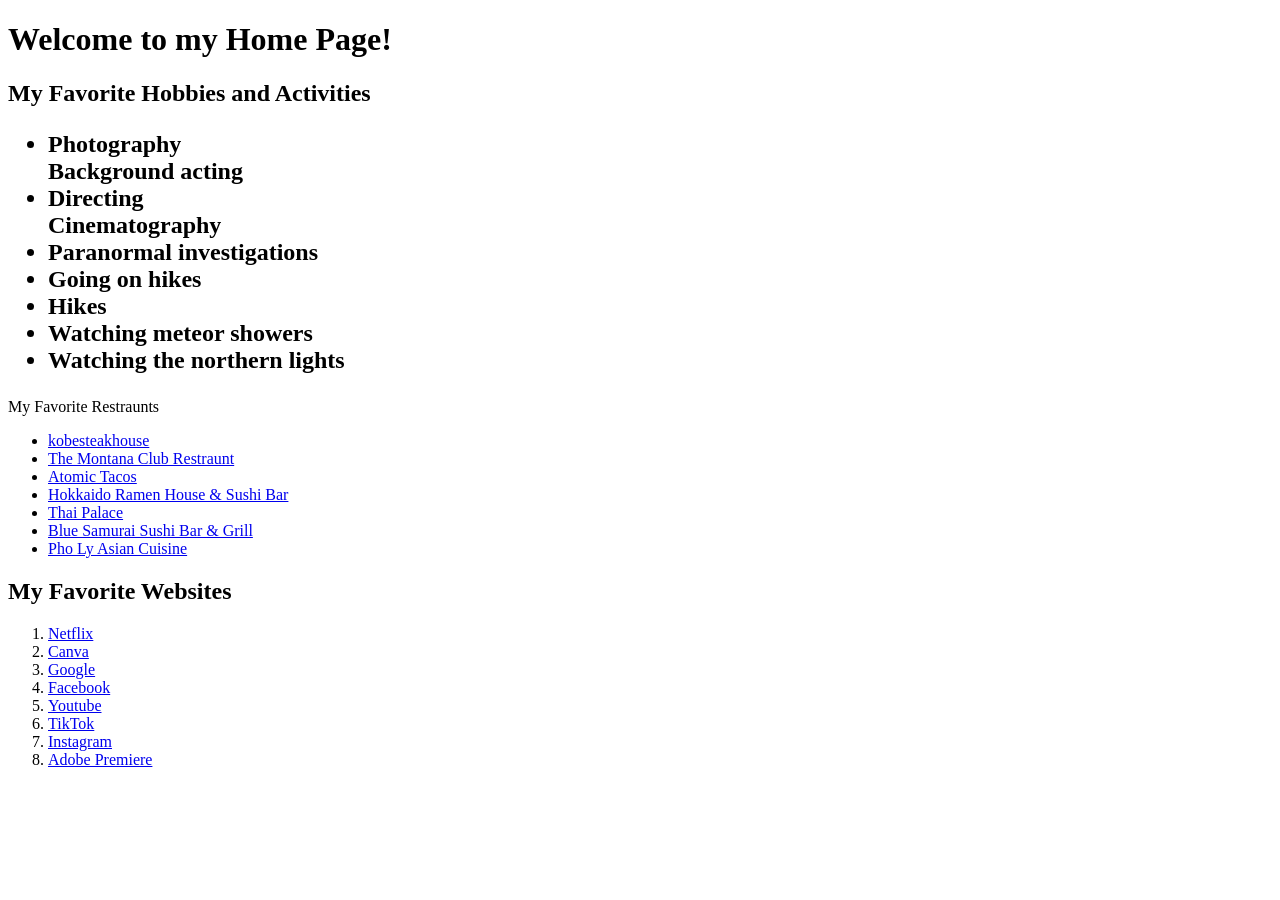
<file: Homework 6/Homepage.html>
<!DOCTYPE html>
</html>
<head>
<title>My Homepage</title>
</head>
</body>
<h1>Welcome to my Home Page!</h1>
<h2>My Favorite Hobbies and Activities
    <ul>
        <li>Photography</li>
        </li>Background acting</li>
        <li>Directing</li>
        <label>Cinematography</li>
        <li>Paranormal investigations</li>
        <li>Going on hikes</li>
        <li>Hikes</li>
        <li>Watching meteor showers</li>
        <li>Watching the northern lights</li>
    </ul>

</h2>My Favorite Restraunts</h2>

<ul>
    <li><a href="https://www.kobemissoula.com/">kobesteakhouse</a></li>
    <li><a href="https://www.montanaclubrestraunt.com/">The Montana Club Restraunt</a></li>
    <li><a href="https://www.atomictacos.com/">Atomic Tacos</a></li>
    <li><a href="https://www.hokkaidoramen.life/">Hokkaido Ramen House &amp; Sushi Bar</a></li>
    <li><a href="https://www.thaipalacemissoula.com/">Thai Palace</a></li>
    <li><a href="https://www.bluesamuraisushi.com/">Blue Samurai Sushi Bar &amp; Grill</a></li>
    <li><a href="https://www.pholy.pho1ong.top/">Pho Ly Asian Cuisine</a></li>
</ul>
<h2>My Favorite Websites</h2>
<ol>
    <li><a href="https://www.netflix.com/">Netflix</a></li>
    <li><a href="https://www.canva.com/">Canva</a></li>
    <li><a href="https://www.google.com/">Google</a></li>
    <li><a href="https://www.facebook.com/">Facebook</a></li>
    <li><a href="https://www.youtube.com/">Youtube</a></li>
    <li><a href="https://www.tiktok.com/">TikTok</a></li>
    <li><a href="https://www.instagram.com/">Instagram</a></li>
    <li><a href="https://www.adobe.com/products/premiere.html">Adobe Premiere</a></li>
</file>
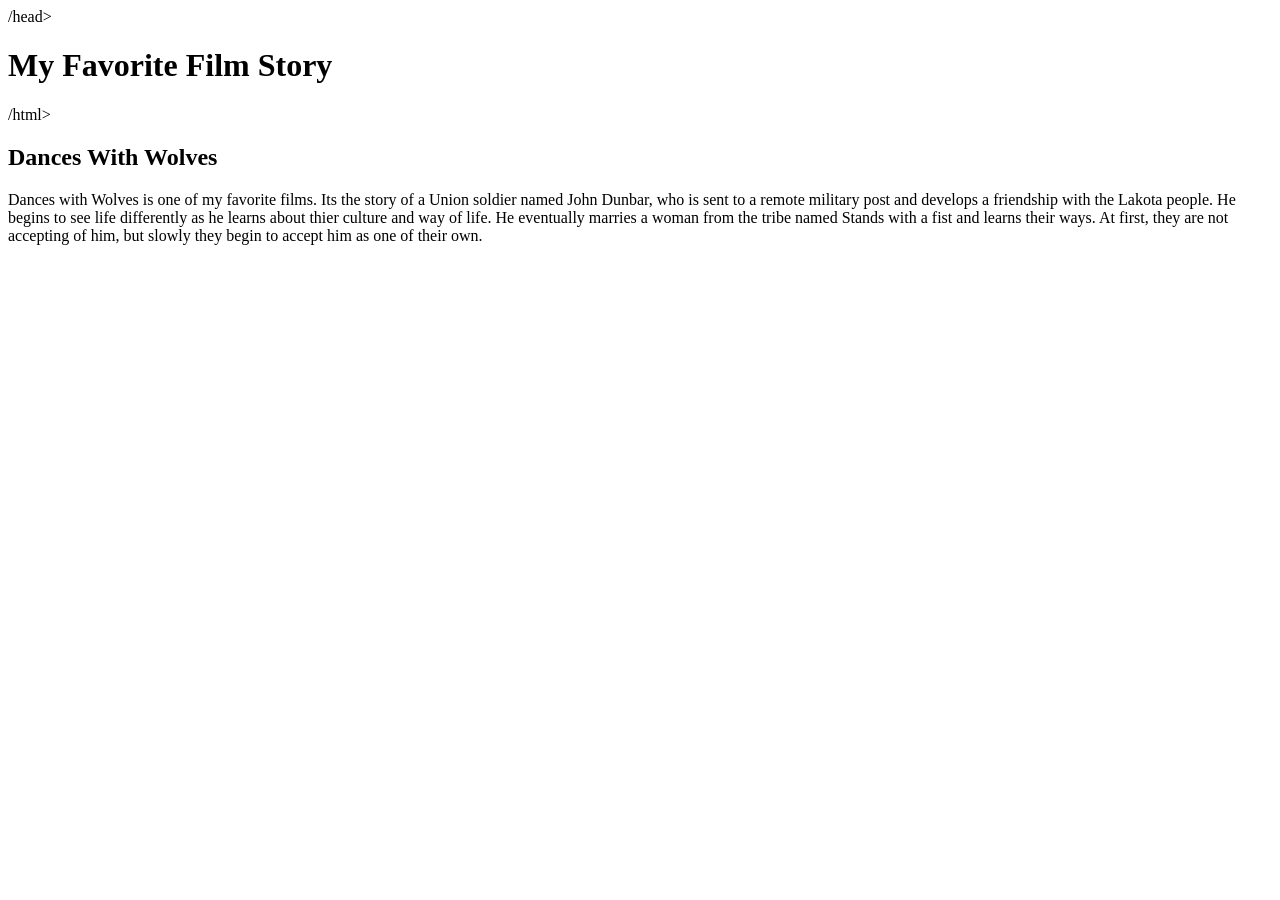
<file: Homework 6/story.html>
<!DOCTYPE html>
<html>
<head>
    <title>My Favorite Film Story</title>
/head>
<body><h1>My Favorite Film Story</h1>
        /html>
        <h2>Dances With Wolves</h2>
        <p>Dances with Wolves is one of my favorite films. Its the story of a Union soldier named John Dunbar, who is sent to a remote military post and develops a friendship with the Lakota people. 
            He begins to see life differently as he learns about thier culture and way of life. He eventually marries a woman from the tribe named Stands with a fist and learns their ways.
            At first, they are not accepting of him, but slowly they begin to accept him as one of their own.</p>
</body>
<html>
</file>
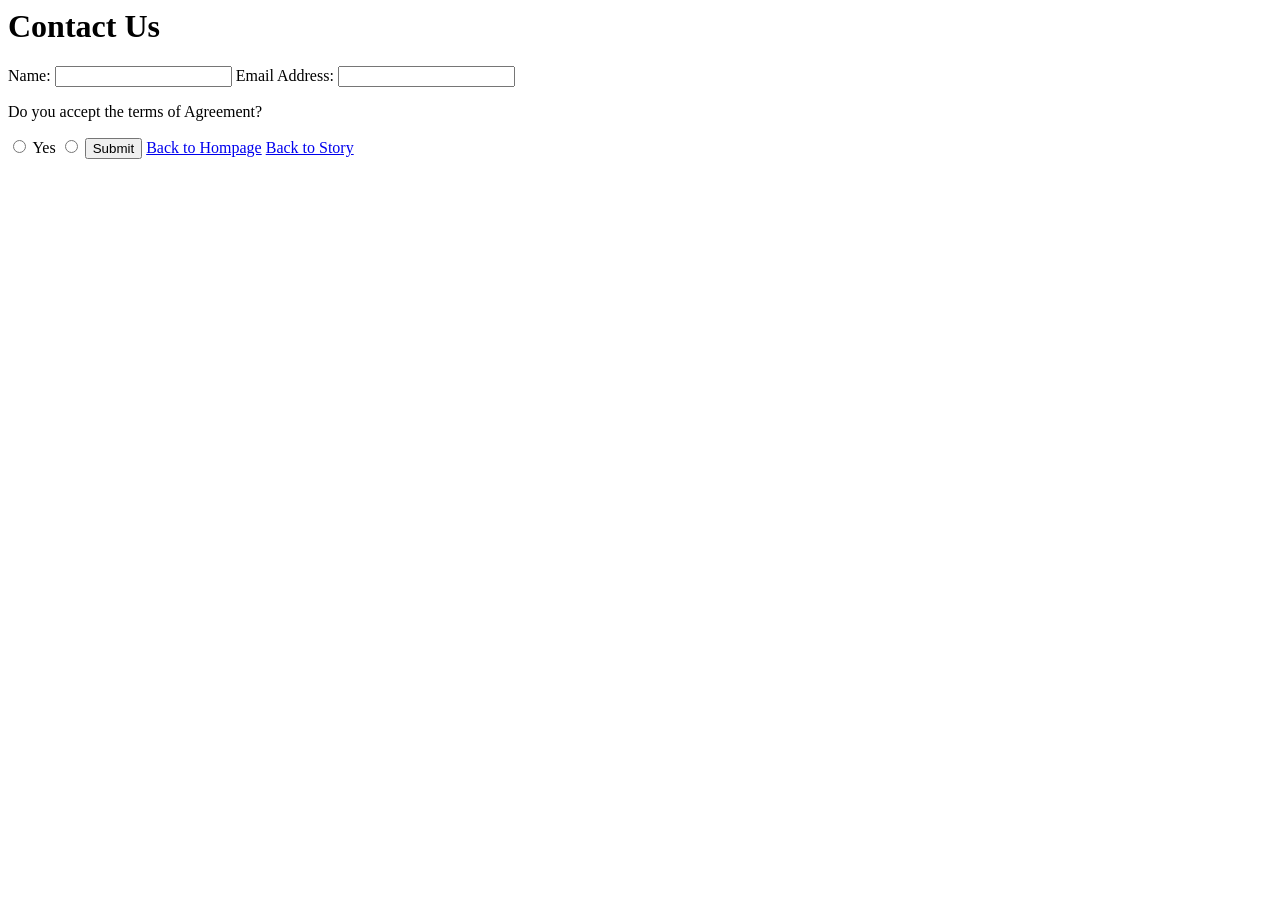
<file: Homework 6/Contact/contact (2).html>
<DOCTYPE html>
<html>
<head>
<title>Contact Us</title>
</head>
<body>
<h1>Contact Us</h1>
<label for="name">Name:</label>
<input type="text" id="name" name="name">

<label for="email">Email Address:</label>
<input type="email" id="email" name="email">
<p>Do you accept the terms of Agreement?</p>
<input type="radio" id="yes" name="terms" value="yes">
<label for="yes">Yes</label>
<input type="radio" id="no" name="terms" value="no">
<input type="submit" value="Submit">
<a href="C:\Users\shana\OneDrive\Brown_Mart302_f25_E2\My Website\Homepage.html">Back to Hompage</a>
<a href="C:\Users\shana\OneDrive\Brown_Mart302_f25_E2\My Website\Story\story.html">Back to Story</a>
</body>
</html>
</file>
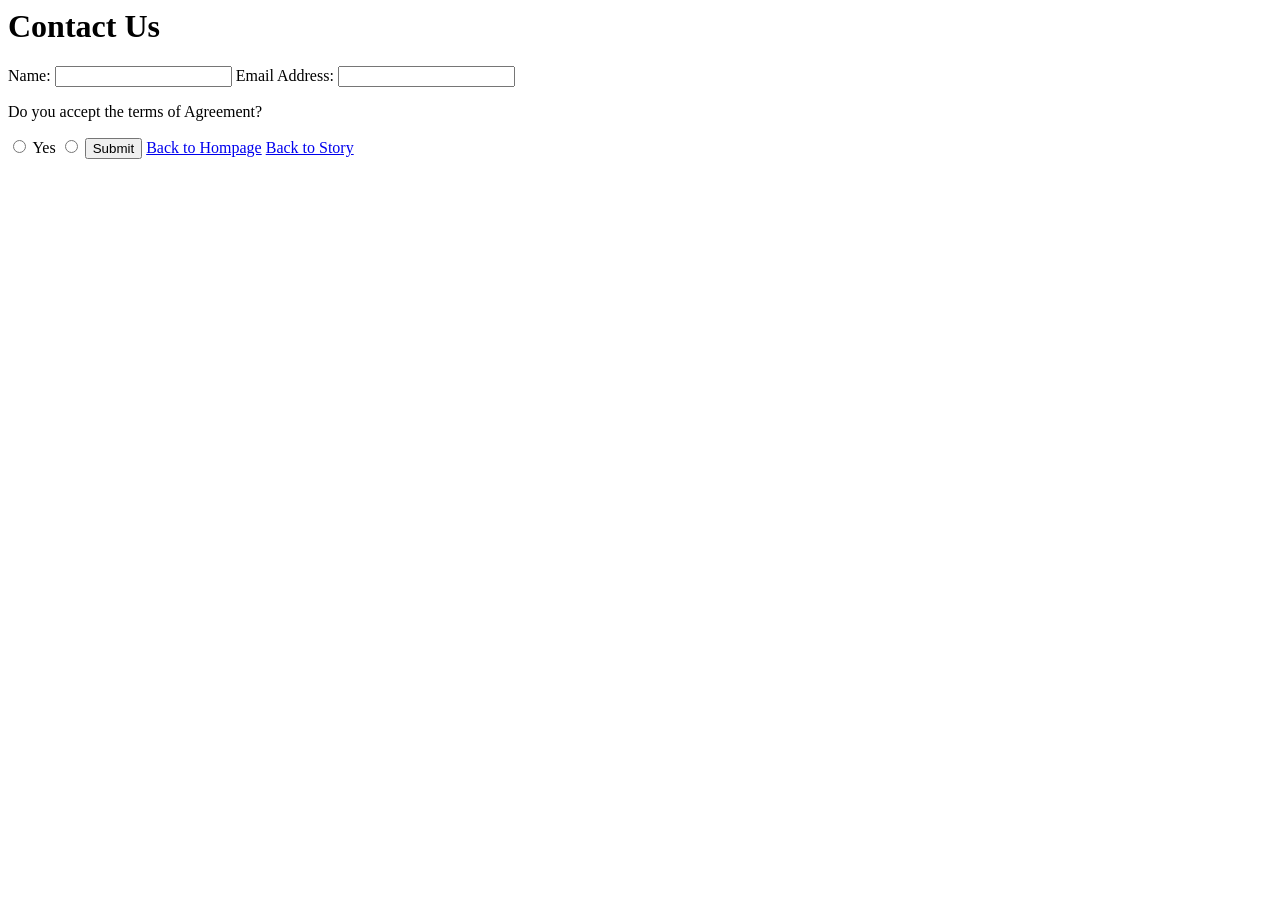
<file: Homework 6/Contact/contact.html>
<DOCTYPE html>
<html>
<head>
<title>Contact Us</title>
</head>
<body>
<h1>Contact Us</h1>
<label for="name">Name:</label>
<input type="text" id="name" name="name">

<label for="email">Email Address:</label>
<input type="email" id="email" name="email">
<p>Do you accept the terms of Agreement?</p>
<input type="radio" id="yes" name="terms" value="yes">
<label for="yes">Yes</label>
<input type="radio" id="no" name="terms" value="no">
<input type="submit" value="Submit">
<a href="Hompage.html">Back to Hompage</a>
<a href="story.html">Back to Story</a>
</body>
</html>
</file>
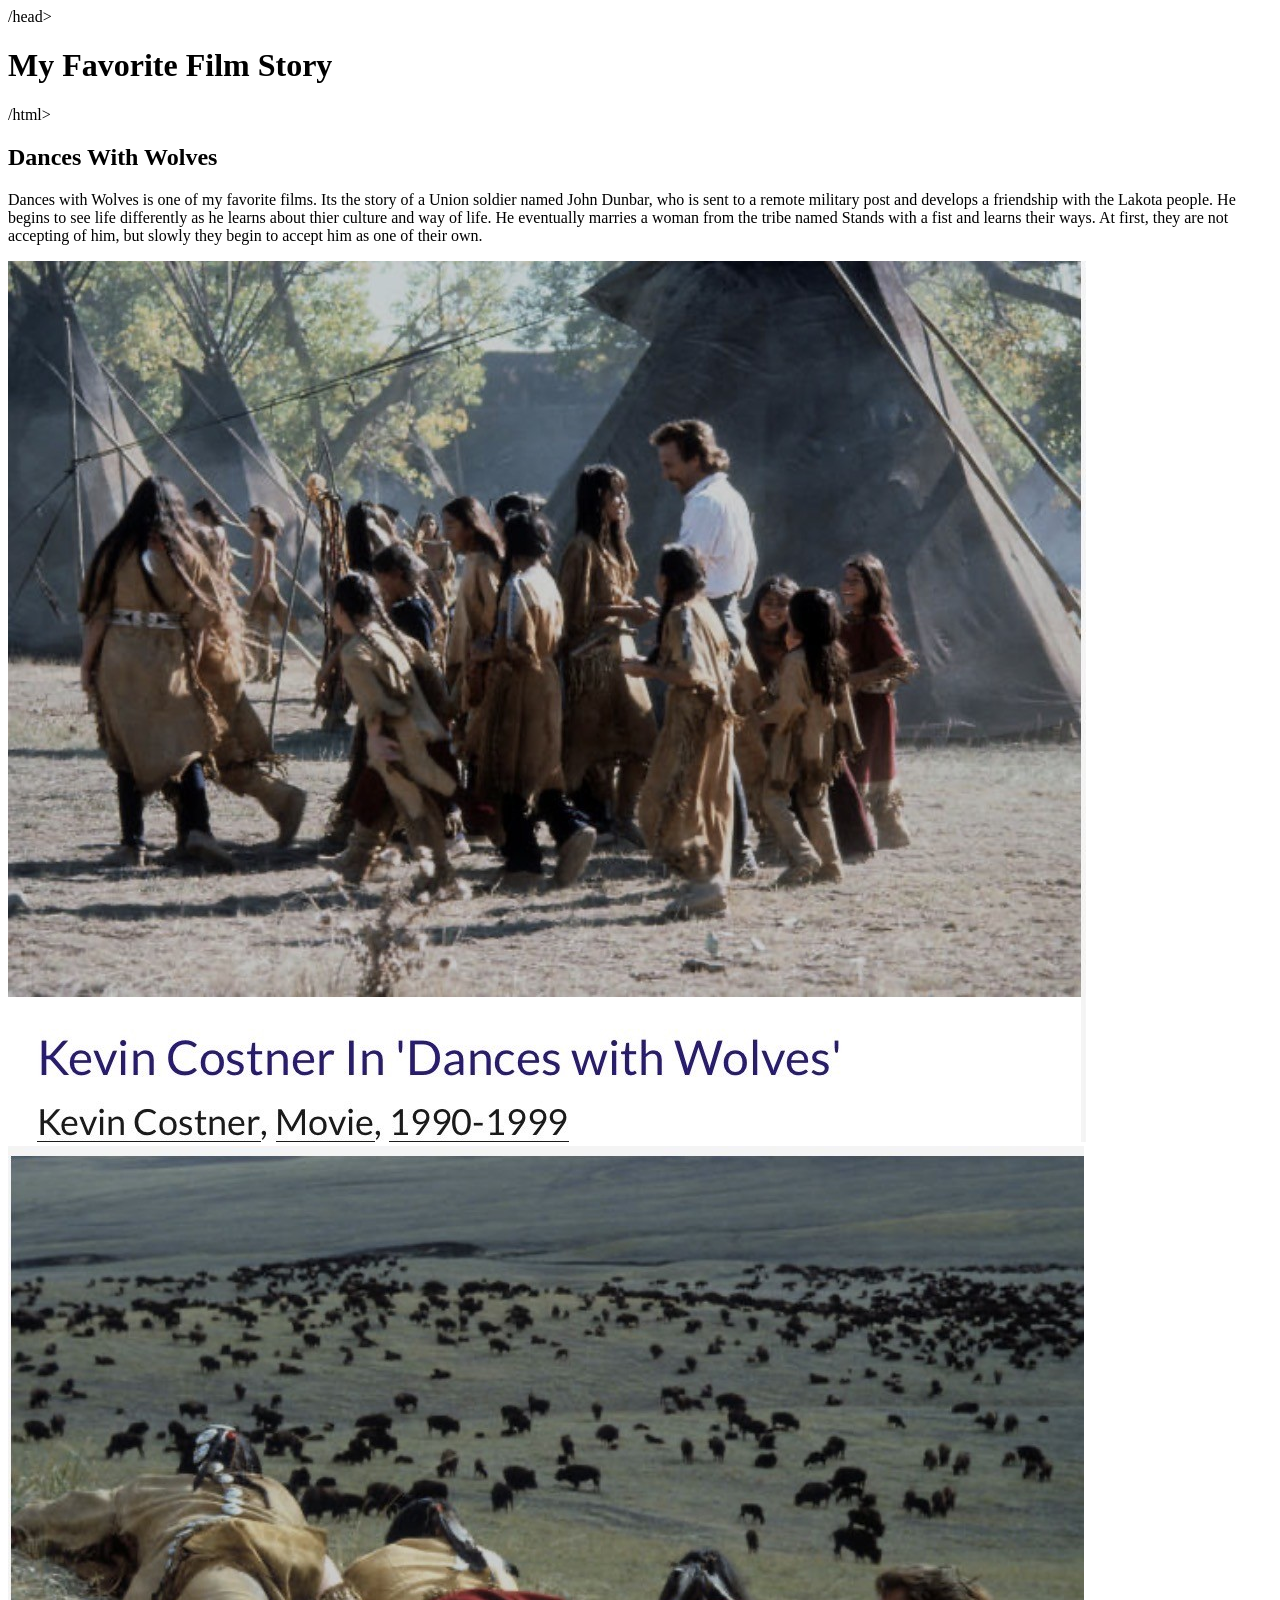
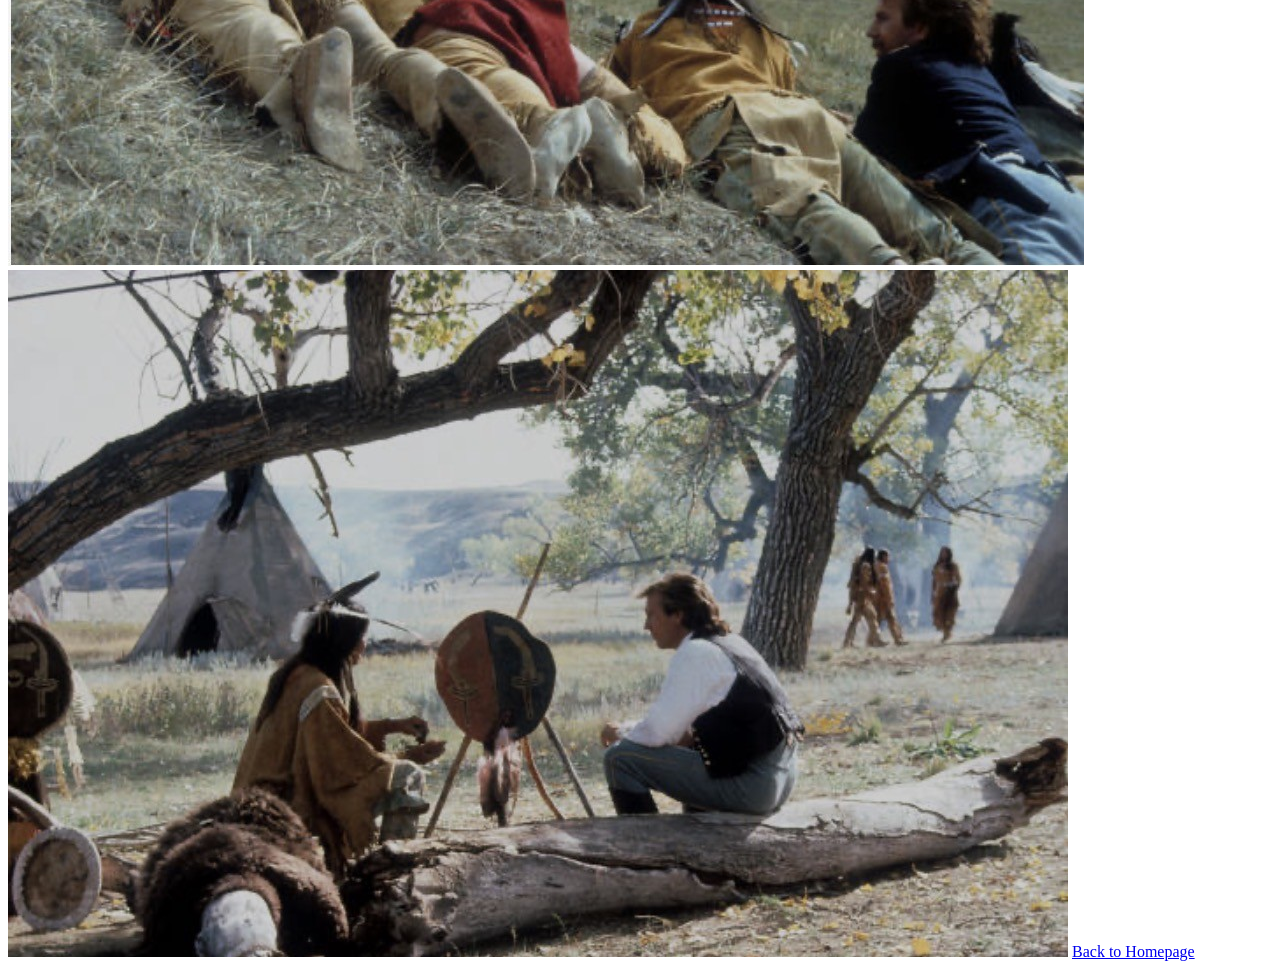
<file: Homework 6/Story/story.html>
<!DOCTYPE html>
<html>
<head>
    <title>My Favorite Film Story</title>
/head>
<body><h1>My Favorite Film Story</h1>
        /html>
        <h2>Dances With Wolves</h2>
        <p>Dances with Wolves is one of my favorite films. Its the story of a Union soldier named John Dunbar, who is sent to a remote military post and develops a friendship with the Lakota people. 
            He begins to see life differently as he learns about thier culture and way of life. He eventually marries a woman from the tribe named Stands with a fist and learns their ways.
            At first, they are not accepting of him, but slowly they begin to accept him as one of their own.</p>
<img src="Dances with Wolves 1.jpg" alt="Dances with Wolves">
<img src="Dances with Wolves 2.jpg" alt="Dances with Wolves">
<img src="Dances with Wolves 3.jpg" alt="Dances with Wolves">
<a href="C:\Users\shana\OneDrive\Brown_Mart302_f25_E2\My Website\Homepage.html">Back to Homepage</a>
 </body>
<html>
</file>
<file: Homework 1/Mart120-Test_Homework1.pdf at main · Shanabrown44_Mart120-Test_files/light-99f877e9ddfc0e51.css>
[data-color-mode=light][data-light-theme=light],[data-color-mode=auto][data-light-theme=light]{--ansi-cyan:#1b7c83;--ansi-cyanBright:#3192aa;--bgColor-success-emphasis:#1f883d;--button-outline-bgColor-active:#0757ba;--button-primary-bgColor-active:#197935;--button-primary-bgColor-disabled:#95d8a6;--button-primary-bgColor-hover:#1c8139;--buttonCounter-danger-fgColor-rest:#c21c2c;--control-checked-bgColor-active:#0757ba;--control-checked-bgColor-hover:#0860ca;--fgColor-danger:#d1242f;--reactionButton-selected-bgColor-hover:#caecff;--ansi-blackBright:#393f46;--ansi-blue:#0969da;--ansi-blueBright:#218bff;--ansi-gray:#59636e;--ansi-green:#116329;--ansi-greenBright:#1a7f37;--ansi-magenta:#8250df;--ansi-magentaBright:#a475f9;--ansi-red:#cf222e;--ansi-redBright:#a40e26;--ansi-white:#59636e;--ansi-whiteBright:#818b98;--ansi-yellow:#4d2d00;--ansi-yellowBright:#633c01;--avatarStack-fade-bgColor-default:#c8d1da;--avatarStack-fade-bgColor-muted:#dae0e7;--bgColor-accent-emphasis:#0969da;--bgColor-accent-muted:#ddf4ff;--bgColor-attention-emphasis:#9a6700;--bgColor-attention-muted:#fff8c5;--bgColor-danger-emphasis:#cf222e;--bgColor-danger-muted:#ffebe9;--bgColor-disabled:#eff2f5;--bgColor-done-emphasis:#8250df;--bgColor-done-muted:#fbefff;--bgColor-emphasis:#25292e;--bgColor-inverse:#25292e;--bgColor-muted:#f6f8fa;--bgColor-neutral-emphasis:#59636e;--bgColor-neutral-muted:#818b981f;--bgColor-open-emphasis:var(--bgColor-success-emphasis);--bgColor-severe-emphasis:#bc4c00;--bgColor-severe-muted:#fff1e5;--bgColor-sponsors-emphasis:#bf3989;--bgColor-sponsors-muted:#ffeff7;--bgColor-success-muted:#dafbe1;--bgColor-transparent:#fff0;--borderColor-accent-emphasis:#0969da;--borderColor-accent-muted:#54aeff66;--borderColor-attention-emphasis:#9a6700;--borderColor-attention-muted:#d4a72c66;--borderColor-danger-emphasis:#cf222e;--borderColor-danger-muted:#ff818266;--borderColor-default:#d1d9e0;--borderColor-disabled:#818b981a;--borderColor-done-emphasis:#8250df;--borderColor-done-muted:#c297ff66;--borderColor-emphasis:#818b98;--borderColor-neutral-emphasis:#59636e;--borderColor-severe-emphasis:#bc4c00;--borderColor-severe-muted:#fb8f4466;--borderColor-sponsors-emphasis:#bf3989;--borderColor-sponsors-muted:#ff80c866;--borderColor-success-emphasis:#1a7f37;--borderColor-success-muted:#4ac26b66;--borderColor-transparent:#fff0;--button-danger-bgColor-active:#a40e26;--button-danger-fgColor-disabled:#d1242f80;--button-danger-fgColor-rest:var(--fgColor-danger);--button-danger-shadow-selected:inset 0 1px 0 0 #4c001433;--button-inactive-bgColor:#e6eaef;--button-inactive-fgColor:#59636e;--button-invisible-bgColor-disabled:#fff0;--button-invisible-borderColor-disabled:#fff0;--button-outline-shadow-selected:inset 0 1px 0 0 #00215533;--button-primary-bgColor-rest:var(--bgColor-success-emphasis);--button-primary-borderColor-disabled:var(--button-primary-bgColor-disabled);--button-primary-shadow-selected:inset 0 1px 0 0 #002d114d;--button-star-iconColor:#eac54f;--buttonCounter-danger-fgColor-disabled:#d1242f80;--buttonCounter-outline-fgColor-rest:#0550ae;--buttonCounter-primary-bgColor-rest:#002d1133;--buttonKeybindingHint-danger-bgColor-active:#1f232866;--buttonKeybindingHint-danger-bgColor-hover:#1f232833;--buttonKeybindingHint-default-bgColor-rest:#eff2f5;--buttonKeybindingHint-inactive-bgColor:#eff2f5;--buttonKeybindingHint-invisible-borderColor-rest:#fff0;--codeMirror-syntax-fgColor-constant:#0550ae;--codeMirror-syntax-fgColor-entity:#8250df;--codeMirror-syntax-fgColor-keyword:#cf222e;--codeMirror-syntax-fgColor-storage:#cf222e;--codeMirror-syntax-fgColor-string:#0a3069;--codeMirror-syntax-fgColor-support:#0550ae;--codeMirror-syntax-fgColor-variable:#953800;--color-ansi-cyan:var(--ansi-cyan);--color-ansi-cyan-bright:var(--ansi-cyanBright);--contribution-default-bgColor-0:#eff2f5;--contribution-default-bgColor-1:#aceebb;--contribution-default-bgColor-2:#4ac26b;--contribution-default-bgColor-3:#2da44e;--contribution-default-bgColor-4:#116329;--contribution-default-borderColor-0:#1f23280d;--contribution-halloween-bgColor-1:#f0db3d;--contribution-halloween-bgColor-2:#ffd642;--contribution-halloween-bgColor-3:#f68c41;--contribution-halloween-bgColor-4:#1f2328;--contribution-winter-bgColor-1:#b6e3ff;--contribution-winter-bgColor-2:#54aeff;--contribution-winter-bgColor-3:#0969da;--contribution-winter-bgColor-4:#0a3069;--control-bgColor-active:#e6eaef;--control-bgColor-hover:#eff2f5;--control-bgColor-rest:#f6f8fa;--control-checked-borderColor-active:var(--control-checked-bgColor-active);--control-checked-borderColor-hover:var(--control-checked-bgColor-hover);--control-danger-fgColor-hover:var(--fgColor-danger);--control-danger-fgColor-rest:var(--fgColor-danger);--control-fgColor-rest:#25292e;--control-transparent-bgColor-active:#818b9826;--control-transparent-bgColor-hover:#818b981a;--control-transparent-bgColor-rest:#fff0;--control-transparent-bgColor-selected:#818b9826;--control-transparent-borderColor-active:#fff0;--control-transparent-borderColor-hover:#fff0;--control-transparent-borderColor-rest:#fff0;--controlTrack-bgColor-active:#dae0e7;--controlTrack-bgColor-hover:#e0e6eb;--controlTrack-bgColor-rest:#e6eaef;--controlTrack-fgColor-rest:#59636e;--counter-borderColor:#fff0;--data-auburn-color-emphasis:#9d615c;--data-auburn-color-muted:#f2e9e9;--data-blue-color-emphasis:#006edb;--data-blue-color-muted:#d1f0ff;--data-brown-color-emphasis:#856d4c;--data-brown-color-muted:#eeeae2;--data-coral-color-emphasis:#d43511;--data-coral-color-muted:#ffe5db;--data-gray-color-emphasis:#808fa3;--data-gray-color-muted:#e8ecf2;--data-green-color-emphasis:#30a147;--data-green-color-muted:#caf7ca;--data-lemon-color-emphasis:#866e04;--data-lemon-color-muted:#f7eea1;--data-lime-color-emphasis:#527a29;--data-lime-color-muted:#e3f2b5;--data-olive-color-emphasis:#64762d;--data-olive-color-muted:#f0f0ad;--data-orange-color-emphasis:#eb670f;--data-orange-color-muted:#ffe7d1;--data-pine-color-emphasis:#167e53;--data-pine-color-muted:#bff8db;--data-pink-color-emphasis:#ce2c85;--data-pink-color-muted:#ffe5f1;--data-plum-color-emphasis:#a830e8;--data-plum-color-muted:#f8e5ff;--data-purple-color-emphasis:#894ceb;--data-purple-color-muted:#f1e5ff;--data-red-color-emphasis:#df0c24;--data-red-color-muted:#ffe2e0;--data-teal-color-emphasis:#179b9b;--data-teal-color-muted:#c7f5ef;--data-yellow-color-emphasis:#b88700;--data-yellow-color-muted:#ffec9e;--diffBlob-additionNum-bgColor:#aceebb;--diffBlob-additionWord-bgColor:#aceebb;--diffBlob-deletionNum-bgColor:#ffcecb;--diffBlob-deletionWord-bgColor:#ffcecb;--diffBlob-hunkNum-bgColor-rest:#b6e3ff;--display-auburn-bgColor-emphasis:#9d615c;--display-auburn-bgColor-muted:#f2e9e9;--display-auburn-borderColor-emphasis:#9d615c;--display-auburn-borderColor-muted:#e6d6d5;--display-auburn-fgColor:#8a5551;--display-auburn-scale-0:#f2e9e9;--display-auburn-scale-1:#e6d6d5;--display-auburn-scale-2:#d4b7b5;--display-auburn-scale-3:#c59e9b;--display-auburn-scale-4:#b4827e;--display-auburn-scale-5:#9d615c;--display-auburn-scale-6:#8a5551;--display-auburn-scale-7:#744744;--display-auburn-scale-8:#5d3937;--display-auburn-scale-9:#432928;--display-blue-bgColor-emphasis:#006edb;--display-blue-bgColor-muted:#d1f0ff;--display-blue-borderColor-emphasis:#006edb;--display-blue-borderColor-muted:#ade1ff;--display-blue-fgColor:#005fcc;--display-blue-scale-0:#d1f0ff;--display-blue-scale-1:#ade1ff;--display-blue-scale-2:#75c8ff;--display-blue-scale-3:#47afff;--display-blue-scale-4:#0f8fff;--display-blue-scale-5:#006edb;--display-blue-scale-6:#005fcc;--display-blue-scale-7:#004db3;--display-blue-scale-8:#003d99;--display-blue-scale-9:#002b75;--display-brown-bgColor-emphasis:#856d4c;--display-brown-bgColor-muted:#eeeae2;--display-brown-borderColor-emphasis:#856d4c;--display-brown-borderColor-muted:#dfd7c8;--display-brown-fgColor:#755f43;--display-brown-scale-0:#eeeae2;--display-brown-scale-1:#dfd7c8;--display-brown-scale-2:#cbbda4;--display-brown-scale-3:#b8a484;--display-brown-scale-4:#a68b64;--display-brown-scale-5:#856d4c;--display-brown-scale-6:#755f43;--display-brown-scale-7:#64513a;--display-brown-scale-8:#51412f;--display-brown-scale-9:#3a2e22;--display-coral-bgColor-emphasis:#d43511;--display-coral-bgColor-muted:#ffe5db;--display-coral-borderColor-emphasis:#d43511;--display-coral-borderColor-muted:#fecebe;--display-coral-fgColor:#ba2e12;--display-coral-scale-0:#ffe5db;--display-coral-scale-1:#fecebe;--display-coral-scale-2:#fcab92;--display-coral-scale-3:#f88768;--display-coral-scale-4:#f25f3a;--display-coral-scale-5:#d43511;--display-coral-scale-6:#ba2e12;--display-coral-scale-7:#9b2712;--display-coral-scale-8:#7e2011;--display-coral-scale-9:#5d180e;--display-cyan-bgColor-emphasis:#007b94;--display-cyan-bgColor-muted:#bdf4ff;--display-cyan-borderColor-emphasis:#007b94;--display-cyan-borderColor-muted:#7ae9ff;--display-cyan-fgColor:#006a80;--display-cyan-scale-0:#bdf4ff;--display-cyan-scale-1:#7ae9ff;--display-cyan-scale-2:#00d0fa;--display-cyan-scale-3:#00b7db;--display-cyan-scale-4:#0099b8;--display-cyan-scale-5:#007b94;--display-cyan-scale-6:#006a80;--display-cyan-scale-7:#00596b;--display-cyan-scale-8:#004857;--display-cyan-scale-9:#003742;--display-gray-bgColor-emphasis:#647182;--display-gray-bgColor-muted:#e8ecf2;--display-gray-borderColor-emphasis:#647182;--display-gray-borderColor-muted:#d2dae4;--display-gray-fgColor:#5c6570;--display-gray-scale-0:#e8ecf2;--display-gray-scale-1:#d2dae4;--display-gray-scale-2:#b4c0cf;--display-gray-scale-3:#9ba9bb;--display-gray-scale-4:#808fa3;--display-gray-scale-5:#647182;--display-gray-scale-6:#5c6570;--display-gray-scale-7:#4e535a;--display-gray-scale-8:#424448;--display-gray-scale-9:#303031;--display-green-bgColor-emphasis:#2c8141;--display-green-bgColor-muted:#caf7ca;--display-green-borderColor-emphasis:#2c8141;--display-green-borderColor-muted:#9ceda0;--display-green-fgColor:#2b6e3f;--display-green-scale-0:#caf7ca;--display-green-scale-1:#9ceda0;--display-green-scale-2:#54d961;--display-green-scale-3:#31bf46;--display-green-scale-4:#30a147;--display-green-scale-5:#2c8141;--display-green-scale-6:#2b6e3f;--display-green-scale-7:#285c3b;--display-green-scale-8:#254b34;--display-green-scale-9:#1d3528;--display-indigo-bgColor-emphasis:#5a61e7;--display-indigo-bgColor-muted:#e5e9ff;--display-indigo-borderColor-emphasis:#5a61e7;--display-indigo-borderColor-muted:#d2d7fe;--display-indigo-fgColor:#494edf;--display-indigo-scale-0:#e5e9ff;--display-indigo-scale-1:#d2d7fe;--display-indigo-scale-2:#b1b9fb;--display-indigo-scale-3:#979ff7;--display-indigo-scale-4:#7a82f0;--display-indigo-scale-5:#5a61e7;--display-indigo-scale-6:#494edf;--display-indigo-scale-7:#393cd5;--display-indigo-scale-8:#2d2db4;--display-indigo-scale-9:#25247b;--display-lemon-bgColor-emphasis:#866e04;--display-lemon-bgColor-muted:#f7eea1;--display-lemon-borderColor-emphasis:#866e04;--display-lemon-borderColor-muted:#f0db3d;--display-lemon-fgColor:#786002;--display-lemon-scale-0:#f7eea1;--display-lemon-scale-1:#f0db3d;--display-lemon-scale-2:#d8bd0e;--display-lemon-scale-3:#c2a60a;--display-lemon-scale-4:#a68c07;--display-lemon-scale-5:#866e04;--display-lemon-scale-6:#786002;--display-lemon-scale-7:#654f01;--display-lemon-scale-8:#523f00;--display-lemon-scale-9:#3d2e00;--display-lime-bgColor-emphasis:#527a29;--display-lime-bgColor-muted:#e3f2b5;--display-lime-borderColor-emphasis:#527a29;--display-lime-borderColor-muted:#c7e580;--display-lime-fgColor:#476c28;--display-lime-scale-0:#e3f2b5;--display-lime-scale-1:#c7e580;--display-lime-scale-2:#9bd039;--display-lime-scale-3:#80b530;--display-lime-scale-4:#6c9d2f;--display-lime-scale-5:#527a29;--display-lime-scale-6:#476c28;--display-lime-scale-7:#3a5b25;--display-lime-scale-8:#2f4a21;--display-lime-scale-9:#213319;--display-olive-bgColor-emphasis:#64762d;--display-olive-bgColor-muted:#f0f0ad;--display-olive-borderColor-emphasis:#64762d;--display-olive-borderColor-muted:#dbe170;--display-olive-fgColor:#56682c;--display-olive-scale-0:#f0f0ad;--display-olive-scale-1:#dbe170;--display-olive-scale-2:#b9c832;--display-olive-scale-3:#9bae32;--display-olive-scale-4:#819532;--display-olive-scale-5:#64762d;--display-olive-scale-6:#56682c;--display-olive-scale-7:#495a2b;--display-olive-scale-8:#3b4927;--display-olive-scale-9:#2a331f;--display-orange-bgColor-emphasis:#b8500f;--display-orange-bgColor-muted:#ffe7d1;--display-orange-borderColor-emphasis:#b8500f;--display-orange-borderColor-muted:#fecfaa;--display-orange-fgColor:#a24610;--display-orange-scale-0:#ffe7d1;--display-orange-scale-1:#fecfaa;--display-orange-scale-2:#fbaf74;--display-orange-scale-3:#f68c41;--display-orange-scale-4:#eb670f;--display-orange-scale-5:#b8500f;--display-orange-scale-6:#a24610;--display-orange-scale-7:#8d3c11;--display-orange-scale-8:#70300f;--display-orange-scale-9:#54230d;--display-pine-bgColor-emphasis:#167e53;--display-pine-bgColor-muted:#bff8db;--display-pine-borderColor-emphasis:#167e53;--display-pine-borderColor-muted:#80efb9;--display-pine-fgColor:#156f4b;--display-pine-scale-0:#bff8db;--display-pine-scale-1:#80efb9;--display-pine-scale-2:#1dd781;--display-pine-scale-3:#1dbf76;--display-pine-scale-4:#1aa267;--display-pine-scale-5:#167e53;--display-pine-scale-6:#156f4b;--display-pine-scale-7:#135d41;--display-pine-scale-8:#114b36;--display-pine-scale-9:#0d3627;--display-pink-bgColor-emphasis:#ce2c85;--display-pink-bgColor-muted:#ffe5f1;--display-pink-borderColor-emphasis:#ce2c85;--display-pink-borderColor-muted:#fdc9e2;--display-pink-fgColor:#b12f79;--display-pink-scale-0:#ffe5f1;--display-pink-scale-1:#fdc9e2;--display-pink-scale-2:#f8a5cf;--display-pink-scale-3:#f184bc;--display-pink-scale-4:#e55da5;--display-pink-scale-5:#ce2c85;--display-pink-scale-6:#b12f79;--display-pink-scale-7:#8e2e66;--display-pink-scale-8:#6e2b53;--display-pink-scale-9:#4d233d;--display-plum-bgColor-emphasis:#a830e8;--display-plum-bgColor-muted:#f8e5ff;--display-plum-borderColor-emphasis:#a830e8;--display-plum-borderColor-muted:#f0cdfe;--display-plum-fgColor:#961edc;--display-plum-scale-0:#f8e5ff;--display-plum-scale-1:#f0cdfe;--display-plum-scale-2:#e2a7fb;--display-plum-scale-3:#d487f7;--display-plum-scale-4:#c264f2;--display-plum-scale-5:#a830e8;--display-plum-scale-6:#961edc;--display-plum-scale-7:#7d1eb8;--display-plum-scale-8:#651d96;--display-plum-scale-9:#471769;--display-purple-bgColor-emphasis:#894ceb;--display-purple-bgColor-muted:#f1e5ff;--display-purple-borderColor-emphasis:#894ceb;--display-purple-borderColor-muted:#e6d2fe;--display-purple-fgColor:#783ae4;--display-purple-scale-0:#f1e5ff;--display-purple-scale-1:#e6d2fe;--display-purple-scale-2:#d1b1fc;--display-purple-scale-3:#bc91f8;--display-purple-scale-4:#a672f3;--display-purple-scale-5:#894ceb;--display-purple-scale-6:#783ae4;--display-purple-scale-7:#6223d7;--display-purple-scale-8:#4f21ab;--display-purple-scale-9:#391b79;--display-red-bgColor-emphasis:#df0c24;--display-red-bgColor-muted:#ffe2e0;--display-red-borderColor-emphasis:#df0c24;--display-red-borderColor-muted:#fecdcd;--display-red-fgColor:#c50d28;--display-red-scale-0:#ffe2e0;--display-red-scale-1:#fecdcd;--display-red-scale-2:#fda5a7;--display-red-scale-3:#fb8389;--display-red-scale-4:#f85461;--display-red-scale-5:#df0c24;--display-red-scale-6:#c50d28;--display-red-scale-7:#a60c29;--display-red-scale-8:#880c27;--display-red-scale-9:#610a20;--display-teal-bgColor-emphasis:#127e81;--display-teal-bgColor-muted:#c7f5ef;--display-teal-borderColor-emphasis:#127e81;--display-teal-borderColor-muted:#89ebe1;--display-teal-fgColor:#106e75;--display-teal-scale-0:#c7f5ef;--display-teal-scale-1:#89ebe1;--display-teal-scale-2:#22d3c7;--display-teal-scale-3:#1db9b4;--display-teal-scale-4:#179b9b;--display-teal-scale-5:#127e81;--display-teal-scale-6:#106e75;--display-teal-scale-7:#0d5b63;--display-teal-scale-8:#0a4852;--display-teal-scale-9:#073740;--display-yellow-bgColor-emphasis:#946a00;--display-yellow-bgColor-muted:#ffec9e;--display-yellow-borderColor-emphasis:#946a00;--display-yellow-borderColor-muted:#ffd642;--display-yellow-fgColor:#805900;--display-yellow-scale-0:#ffec9e;--display-yellow-scale-1:#ffd642;--display-yellow-scale-2:#ebb400;--display-yellow-scale-3:#d19d00;--display-yellow-scale-4:#b88700;--display-yellow-scale-5:#946a00;--display-yellow-scale-6:#805900;--display-yellow-scale-7:#704d00;--display-yellow-scale-8:#5c3d00;--display-yellow-scale-9:#422b00;--fgColor-accent:#0969da;--fgColor-attention:#9a6700;--fgColor-closed:var(--fgColor-danger);--fgColor-disabled:#818b98;--fgColor-done:#8250df;--fgColor-muted:#59636e;--fgColor-neutral:#59636e;--fgColor-severe:#bc4c00;--fgColor-sponsors:#bf3989;--fgColor-success:#1a7f37;--header-bgColor:#25292e;--header-borderColor-divider:#818b98;--headerSearch-bgColor:#25292e;--headerSearch-borderColor:#818b98;--highlight-neutral-bgColor:#fff8c5;--label-auburn-bgColor-active:#d4b7b5;--label-auburn-bgColor-hover:#e6d6d5;--label-auburn-bgColor-rest:#f2e9e9;--label-auburn-borderColor:#fff0;--label-auburn-fgColor-active:#5d3937;--label-auburn-fgColor-hover:#744744;--label-auburn-fgColor-rest:#8a5551;--label-blue-bgColor-active:#75c8ff;--label-blue-bgColor-hover:#ade1ff;--label-blue-bgColor-rest:#d1f0ff;--label-blue-borderColor:#fff0;--label-blue-fgColor-active:#003d99;--label-blue-fgColor-hover:#004db3;--label-blue-fgColor-rest:#005fcc;--label-brown-bgColor-active:#cbbda4;--label-brown-bgColor-hover:#dfd7c8;--label-brown-bgColor-rest:#eeeae2;--label-brown-borderColor:#fff0;--label-brown-fgColor-active:#51412f;--label-brown-fgColor-hover:#64513a;--label-brown-fgColor-rest:#755f43;--label-coral-bgColor-active:#fcab92;--label-coral-bgColor-hover:#fecebe;--label-coral-bgColor-rest:#ffe5db;--label-coral-borderColor:#fff0;--label-coral-fgColor-active:#7e2011;--label-coral-fgColor-hover:#9b2712;--label-coral-fgColor-rest:#ba2e12;--label-cyan-bgColor-active:#00d0fa;--label-cyan-bgColor-hover:#7ae9ff;--label-cyan-bgColor-rest:#bdf4ff;--label-cyan-borderColor:#fff0;--label-cyan-fgColor-active:#004857;--label-cyan-fgColor-hover:#00596b;--label-cyan-fgColor-rest:#006a80;--label-gray-bgColor-active:#b4c0cf;--label-gray-bgColor-hover:#d2dae4;--label-gray-bgColor-rest:#e8ecf2;--label-gray-borderColor:#fff0;--label-gray-fgColor-active:#424448;--label-gray-fgColor-hover:#4e535a;--label-gray-fgColor-rest:#5c6570;--label-green-bgColor-active:#54d961;--label-green-bgColor-hover:#9ceda0;--label-green-bgColor-rest:#caf7ca;--label-green-borderColor:#fff0;--label-green-fgColor-active:#254b34;--label-green-fgColor-hover:#285c3b;--label-green-fgColor-rest:#2b6e3f;--label-indigo-bgColor-active:#b1b9fb;--label-indigo-bgColor-hover:#d2d7fe;--label-indigo-bgColor-rest:#e5e9ff;--label-indigo-borderColor:#fff0;--label-indigo-fgColor-active:#2d2db4;--label-indigo-fgColor-hover:#393cd5;--label-indigo-fgColor-rest:#494edf;--label-lemon-bgColor-active:#d8bd0e;--label-lemon-bgColor-hover:#f0db3d;--label-lemon-bgColor-rest:#f7eea1;--label-lemon-borderColor:#fff0;--label-lemon-fgColor-active:#523f00;--label-lemon-fgColor-hover:#654f01;--label-lemon-fgColor-rest:#786002;--label-lime-bgColor-active:#9bd039;--label-lime-bgColor-hover:#c7e580;--label-lime-bgColor-rest:#e3f2b5;--label-lime-borderColor:#fff0;--label-lime-fgColor-active:#2f4a21;--label-lime-fgColor-hover:#3a5b25;--label-lime-fgColor-rest:#476c28;--label-olive-bgColor-active:#b9c832;--label-olive-bgColor-hover:#dbe170;--label-olive-bgColor-rest:#f0f0ad;--label-olive-borderColor:#fff0;--label-olive-fgColor-active:#3b4927;--label-olive-fgColor-hover:#495a2b;--label-olive-fgColor-rest:#56682c;--label-orange-bgColor-active:#fbaf74;--label-orange-bgColor-hover:#fecfaa;--label-orange-bgColor-rest:#ffe7d1;--label-orange-borderColor:#fff0;--label-orange-fgColor-active:#70300f;--label-orange-fgColor-hover:#8d3c11;--label-orange-fgColor-rest:#a24610;--label-pine-bgColor-active:#1dd781;--label-pine-bgColor-hover:#80efb9;--label-pine-bgColor-rest:#bff8db;--label-pine-borderColor:#fff0;--label-pine-fgColor-active:#114b36;--label-pine-fgColor-hover:#135d41;--label-pine-fgColor-rest:#156f4b;--label-pink-bgColor-active:#f8a5cf;--label-pink-bgColor-hover:#fdc9e2;--label-pink-bgColor-rest:#ffe5f1;--label-pink-borderColor:#fff0;--label-pink-fgColor-active:#6e2b53;--label-pink-fgColor-hover:#8e2e66;--label-pink-fgColor-rest:#b12f79;--label-plum-bgColor-active:#e2a7fb;--label-plum-bgColor-hover:#f0cdfe;--label-plum-bgColor-rest:#f8e5ff;--label-plum-borderColor:#fff0;--label-plum-fgColor-active:#651d96;--label-plum-fgColor-hover:#7d1eb8;--label-plum-fgColor-rest:#961edc;--label-purple-bgColor-active:#d1b1fc;--label-purple-bgColor-hover:#e6d2fe;--label-purple-bgColor-rest:#f1e5ff;--label-purple-borderColor:#fff0;--label-purple-fgColor-active:#4f21ab;--label-purple-fgColor-hover:#6223d7;--label-purple-fgColor-rest:#783ae4;--label-red-bgColor-active:#fda5a7;--label-red-bgColor-hover:#fecdcd;--label-red-bgColor-rest:#ffe2e0;--label-red-borderColor:#fff0;--label-red-fgColor-active:#880c27;--label-red-fgColor-hover:#a60c29;--label-red-fgColor-rest:#c50d28;--label-teal-bgColor-active:#22d3c7;--label-teal-bgColor-hover:#89ebe1;--label-teal-bgColor-rest:#c7f5ef;--label-teal-borderColor:#fff0;--label-teal-fgColor-active:#0a4852;--label-teal-fgColor-hover:#0d5b63;--label-teal-fgColor-rest:#106e75;--label-yellow-bgColor-active:#ebb400;--label-yellow-bgColor-hover:#ffd642;--label-yellow-bgColor-rest:#ffec9e;--label-yellow-borderColor:#fff0;--label-yellow-fgColor-active:#5c3d00;--label-yellow-fgColor-hover:#704d00;--label-yellow-fgColor-rest:#805900;--menu-bgColor-active:#fff0;--overlay-backdrop-bgColor:#c8d1da66;--prettylights-syntax-bracketHighlighterAngle:#59636e;--prettylights-syntax-bracketHighlighterUnmatched:#82071e;--prettylights-syntax-carriageReturn-bg:#cf222e;--prettylights-syntax-carriageReturn-text:#f6f8fa;--prettylights-syntax-comment:#59636e;--prettylights-syntax-constant:#0550ae;--prettylights-syntax-constantOtherReferenceLink:#0a3069;--prettylights-syntax-entity:#6639ba;--prettylights-syntax-entityTag:#0550ae;--prettylights-syntax-invalidIllegal-text:var(--fgColor-danger);--prettylights-syntax-keyword:#cf222e;--prettylights-syntax-markup-changed-bg:#ffd8b5;--prettylights-syntax-markup-changed-text:#953800;--prettylights-syntax-markup-deleted-bg:#ffebe9;--prettylights-syntax-markup-deleted-text:#82071e;--prettylights-syntax-markup-heading:#0550ae;--prettylights-syntax-markup-ignored-bg:#0550ae;--prettylights-syntax-markup-ignored-text:#d1d9e0;--prettylights-syntax-markup-inserted-bg:#dafbe1;--prettylights-syntax-markup-inserted-text:#116329;--prettylights-syntax-markup-list:#3b2300;--prettylights-syntax-metaDiffRange:#8250df;--prettylights-syntax-string:#0a3069;--prettylights-syntax-stringRegexp:#116329;--prettylights-syntax-sublimeLinterGutterMark:#818b98;--prettylights-syntax-variable:#953800;--progressBar-bgColor-success:var(--bgColor-success-emphasis);--progressBar-track-borderColor:#fff0;--reactionButton-selected-bgColor-rest:#ddf4ff;--reactionButton-selected-fgColor-hover:#0550ae;--selectMenu-bgColor-active:#b6e3ff;--selectMenu-borderColor:#fff0;--shadow-resting-medium:0 1px 1px 0 #25292e1a, 0 3px 6px 0 #25292e1f;--skeletonLoader-bgColor:#818b981a;--topicTag-borderColor:#fff0;--treeViewItem-leadingVisual-iconColor-rest:#54aeff;--underlineNav-borderColor-active:#fd8c73;--ansi-black:#1f2328;--avatar-bgColor:#fff;--avatar-shadow:0 0 0 2px #fffc;--bgColor-black:#1f2328;--bgColor-closed-emphasis:var(--bgColor-danger-emphasis);--bgColor-closed-muted:var(--bgColor-danger-muted);--bgColor-default:#fff;--bgColor-draft-emphasis:var(--bgColor-neutral-emphasis);--bgColor-draft-muted:var(--bgColor-neutral-muted);--bgColor-inset:var(--bgColor-muted);--bgColor-open-muted:var(--bgColor-success-muted);--bgColor-upsell-emphasis:var(--bgColor-done-emphasis);--bgColor-upsell-muted:var(--bgColor-done-muted);--bgColor-white:#fff;--border-accent-emphasis:var(--borderWidth-default) solid var(--borderColor-accent-emphasis);--border-accent-muted:var(--borderWidth-default) solid var(--borderColor-accent-muted);--border-attention-emphasis:var(--borderWidth-default) solid var(--borderColor-attention-emphasis);--border-attention-muted:var(--borderWidth-default) solid var(--borderColor-attention-muted);--border-danger-emphasis:var(--borderWidth-default) solid var(--borderColor-danger-emphasis);--border-danger-muted:var(--borderWidth-default) solid var(--borderColor-danger-muted);--border-default:var(--borderWidth-default) solid var(--borderColor-default);--border-disabled:var(--borderWidth-default) solid var(--borderColor-disabled);--border-done-emphasis:var(--borderWidth-default) solid var(--borderColor-done-emphasis);--border-done-muted:var(--borderWidth-default) solid var(--borderColor-done-muted);--border-emphasis:var(--borderWidth-default) solid var(--borderColor-emphasis);--border-neutral-emphasis:var(--borderWidth-default) solid var(--borderColor-neutral-emphasis);--border-severe-emphasis:var(--borderWidth-default) solid var(--borderColor-severe-emphasis);--border-severe-muted:var(--borderWidth-default) solid var(--borderColor-severe-muted);--border-sponsors-emphasis:var(--borderWidth-default) solid var(--borderColor-sponsors-emphasis);--border-sponsors-muted:var(--borderWidth-default) solid var(--borderColor-sponsors-muted);--border-success-emphasis:var(--borderWidth-default) solid var(--borderColor-success-emphasis);--border-success-muted:var(--borderWidth-default) solid var(--borderColor-success-muted);--border-transparent:var(--borderWidth-default) solid var(--borderColor-transparent);--borderColor-closed-emphasis:var(--borderColor-danger-emphasis);--borderColor-closed-muted:var(--borderColor-danger-muted);--borderColor-draft-emphasis:var(--borderColor-neutral-emphasis);--borderColor-muted:#d1d9e0b3;--borderColor-open-emphasis:var(--borderColor-success-emphasis);--borderColor-open-muted:var(--borderColor-success-muted);--borderColor-translucent:#1f232826;--borderColor-upsell-emphasis:var(--borderColor-done-emphasis);--borderColor-upsell-muted:var(--borderColor-done-muted);--button-danger-bgColor-hover:var(--bgColor-danger-emphasis);--button-danger-bgColor-rest:var(--control-bgColor-rest);--button-danger-fgColor-active:#fff;--button-danger-fgColor-hover:#fff;--button-danger-iconColor-disabled:var(--button-danger-fgColor-disabled);--button-danger-iconColor-hover:#fff;--button-danger-iconColor-rest:var(--button-danger-fgColor-rest);--button-default-bgColor-active:var(--control-bgColor-active);--button-default-bgColor-hover:var(--control-bgColor-hover);--button-default-bgColor-rest:var(--control-bgColor-rest);--button-default-bgColor-selected:var(--control-bgColor-active);--button-default-fgColor-rest:var(--control-fgColor-rest);--button-default-shadow-resting:0 1px 0 0 #1f23280a;--button-invisible-bgColor-active:var(--control-transparent-bgColor-active);--button-invisible-bgColor-hover:var(--control-transparent-bgColor-hover);--button-invisible-bgColor-rest:var(--control-transparent-bgColor-rest);--button-invisible-borderColor-hover:var(--control-transparent-borderColor-hover);--button-invisible-borderColor-rest:var(--control-transparent-borderColor-rest);--button-invisible-fgColor-active:var(--control-fgColor-rest);--button-invisible-fgColor-hover:var(--control-fgColor-rest);--button-invisible-fgColor-rest:var(--control-fgColor-rest);--button-invisible-iconColor-hover:var(--fgColor-muted);--button-invisible-iconColor-rest:var(--fgColor-muted);--button-outline-bgColor-hover:var(--bgColor-accent-emphasis);--button-outline-bgColor-rest:var(--control-bgColor-rest);--button-outline-fgColor-active:#fff;--button-outline-fgColor-disabled:#0969da80;--button-outline-fgColor-hover:#fff;--button-outline-fgColor-rest:var(--fgColor-accent);--button-primary-fgColor-disabled:#fffc;--buttonCounter-danger-bgColor-disabled:#cf222e0d;--buttonCounter-danger-bgColor-hover:#fff3;--buttonCounter-danger-bgColor-rest:#cf222e1a;--buttonCounter-danger-fgColor-hover:#fff;--buttonCounter-default-bgColor-rest:var(--bgColor-neutral-muted);--buttonCounter-invisible-bgColor-rest:var(--bgColor-neutral-muted);--buttonCounter-outline-bgColor-disabled:#0969da0d;--buttonCounter-outline-bgColor-hover:#fff3;--buttonCounter-outline-bgColor-rest:#0969da1a;--buttonCounter-outline-fgColor-disabled:#0969da80;--buttonCounter-outline-fgColor-hover:#fff;--buttonKeybindingHint-danger-bgColor-rest:var(--buttonKeybindingHint-default-bgColor-rest);--buttonKeybindingHint-default-bgColor-disabled:var(--buttonKeybindingHint-default-bgColor-rest);--buttonKeybindingHint-default-fgColor-rest:var(--fgColor-muted);--buttonKeybindingHint-inactive-fgColor:var(--button-inactive-fgColor);--buttonKeybindingHint-invisible-bgColor-active:var(--control-transparent-bgColor-active);--buttonKeybindingHint-invisible-bgColor-disabled:var(--button-invisible-bgColor-disabled);--buttonKeybindingHint-invisible-bgColor-hover:var(--control-transparent-bgColor-hover);--buttonKeybindingHint-invisible-bgColor-rest:var(--buttonKeybindingHint-default-bgColor-rest);--buttonKeybindingHint-invisible-fgColor-rest:var(--fgColor-muted);--buttonKeybindingHint-primary-bgColor-disabled:#002d111a;--buttonKeybindingHint-primary-bgColor-rest:var(--buttonCounter-primary-bgColor-rest);--codeMirror-activeline-bgColor:var(--bgColor-neutral-muted);--codeMirror-gutterMarker-fgColor-muted:var(--fgColor-muted);--codeMirror-lineNumber-fgColor:var(--fgColor-muted);--codeMirror-selection-bgColor:var(--borderColor-accent-muted);--codeMirror-syntax-fgColor-comment:#1f2328;--color-ansi-black-bright:var(--ansi-blackBright);--color-ansi-blue:var(--ansi-blue);--color-ansi-blue-bright:var(--ansi-blueBright);--color-ansi-gray:var(--ansi-gray);--color-ansi-green:var(--ansi-green);--color-ansi-green-bright:var(--ansi-greenBright);--color-ansi-magenta:var(--ansi-magenta);--color-ansi-magenta-bright:var(--ansi-magentaBright);--color-ansi-red:var(--ansi-red);--color-ansi-red-bright:var(--ansi-redBright);--color-ansi-white:var(--ansi-white);--color-ansi-white-bright:var(--ansi-whiteBright);--color-ansi-yellow:var(--ansi-yellow);--color-ansi-yellow-bright:var(--ansi-yellowBright);--color-prettylights-syntax-brackethighlighter-angle:var(--prettylights-syntax-bracketHighlighterAngle);--color-prettylights-syntax-brackethighlighter-unmatched:var(--prettylights-syntax-bracketHighlighterUnmatched);--color-prettylights-syntax-carriage-return-bg:var(--prettylights-syntax-carriageReturn-bg);--color-prettylights-syntax-carriage-return-text:var(--prettylights-syntax-carriageReturn-text);--color-prettylights-syntax-comment:var(--prettylights-syntax-comment);--color-prettylights-syntax-constant:var(--prettylights-syntax-constant);--color-prettylights-syntax-constant-other-reference-link:var(--prettylights-syntax-constantOtherReferenceLink);--color-prettylights-syntax-entity:var(--prettylights-syntax-entity);--color-prettylights-syntax-entity-tag:var(--prettylights-syntax-entityTag);--color-prettylights-syntax-invalid-illegal-text:var(--prettylights-syntax-invalidIllegal-text);--color-prettylights-syntax-keyword:var(--prettylights-syntax-keyword);--color-prettylights-syntax-markup-changed-bg:var(--prettylights-syntax-markup-changed-bg);--color-prettylights-syntax-markup-changed-text:var(--prettylights-syntax-markup-changed-text);--color-prettylights-syntax-markup-deleted-bg:var(--prettylights-syntax-markup-deleted-bg);--color-prettylights-syntax-markup-deleted-text:var(--prettylights-syntax-markup-deleted-text);--color-prettylights-syntax-markup-heading:var(--prettylights-syntax-markup-heading);--color-prettylights-syntax-markup-ignored-bg:var(--prettylights-syntax-markup-ignored-bg);--color-prettylights-syntax-markup-ignored-text:var(--prettylights-syntax-markup-ignored-text);--color-prettylights-syntax-markup-inserted-bg:var(--prettylights-syntax-markup-inserted-bg);--color-prettylights-syntax-markup-inserted-text:var(--prettylights-syntax-markup-inserted-text);--color-prettylights-syntax-markup-list:var(--prettylights-syntax-markup-list);--color-prettylights-syntax-meta-diff-range:var(--prettylights-syntax-metaDiffRange);--color-prettylights-syntax-string:var(--prettylights-syntax-string);--color-prettylights-syntax-string-regexp:var(--prettylights-syntax-stringRegexp);--color-prettylights-syntax-sublimelinter-gutter-mark:var(--prettylights-syntax-sublimeLinterGutterMark);--color-prettylights-syntax-variable:var(--prettylights-syntax-variable);--contribution-default-borderColor-1:var(--contribution-default-borderColor-0);--contribution-default-borderColor-2:var(--contribution-default-borderColor-0);--contribution-default-borderColor-3:var(--contribution-default-borderColor-0);--contribution-default-borderColor-4:var(--contribution-default-borderColor-0);--control-bgColor-disabled:var(--bgColor-disabled);--control-bgColor-selected:var(--control-bgColor-rest);--control-borderColor-danger:var(--borderColor-danger-emphasis);--control-borderColor-disabled:var(--borderColor-disabled);--control-borderColor-emphasis:var(--borderColor-emphasis);--control-borderColor-rest:var(--borderColor-default);--control-borderColor-success:var(--borderColor-success-emphasis);--control-borderColor-warning:var(--borderColor-attention-emphasis);--control-checked-bgColor-disabled:var(--fgColor-disabled);--control-checked-bgColor-rest:var(--bgColor-accent-emphasis);--control-danger-bgColor-active:#ffebe966;--control-danger-bgColor-hover:var(--bgColor-danger-muted);--control-fgColor-disabled:var(--fgColor-disabled);--control-fgColor-placeholder:var(--fgColor-muted);--control-iconColor-rest:var(--fgColor-muted);--control-transparent-bgColor-disabled:var(--bgColor-disabled);--controlKnob-bgColor-checked:#fff;--controlKnob-bgColor-rest:#fff;--controlTrack-bgColor-disabled:var(--fgColor-disabled);--controlTrack-borderColor-disabled:var(--fgColor-disabled);--controlTrack-borderColor-rest:var(--borderColor-default);--counter-bgColor-emphasis:var(--bgColor-neutral-emphasis);--counter-bgColor-muted:var(--bgColor-neutral-muted);--diffBlob-additionLine-bgColor:var(--bgColor-success-muted);--diffBlob-deletionLine-bgColor:var(--bgColor-danger-muted);--diffBlob-emptyLine-bgColor:var(--bgColor-muted);--diffBlob-emptyNum-bgColor:var(--bgColor-muted);--diffBlob-expander-iconColor:var(--fgColor-muted);--diffBlob-hunkLine-bgColor:var(--bgColor-accent-muted);--diffBlob-hunkLine-fgColor:var(--fgColor-muted);--diffBlob-hunkNum-bgColor-hover:var(--bgColor-accent-emphasis);--fgColor-black:#1f2328;--fgColor-default:#1f2328;--fgColor-draft:var(--fgColor-neutral);--fgColor-link:var(--fgColor-accent);--fgColor-onEmphasis:#fff;--fgColor-onInverse:#fff;--fgColor-open:var(--fgColor-success);--fgColor-upsell:var(--fgColor-done);--fgColor-white:#fff;--focus-outline-color:var(--borderColor-accent-emphasis);--header-fgColor-default:#ffffffb3;--header-fgColor-logo:#fff;--overlay-bgColor:#fff;--page-header-bgColor:var(--bgColor-muted);--prettylights-syntax-brackethighlighter-angle:var(--prettylights-syntax-bracketHighlighterAngle);--prettylights-syntax-brackethighlighter-unmatched:var(--prettylights-syntax-bracketHighlighterUnmatched);--prettylights-syntax-carriage-return-bg:var(--prettylights-syntax-carriageReturn-bg);--prettylights-syntax-carriage-return-text:var(--prettylights-syntax-carriageReturn-text);--prettylights-syntax-constant-other-reference-link:var(--prettylights-syntax-constantOtherReferenceLink);--prettylights-syntax-entity-tag:var(--prettylights-syntax-entityTag);--prettylights-syntax-invalid-illegal-text:var(--prettylights-syntax-invalidIllegal-text);--prettylights-syntax-invalidIllegal-bg:var(--bgColor-danger-muted);--prettylights-syntax-markup-bold:#1f2328;--prettylights-syntax-markup-italic:#1f2328;--prettylights-syntax-meta-diff-range:var(--prettylights-syntax-metaDiffRange);--prettylights-syntax-storageModifierImport:#1f2328;--prettylights-syntax-string-regexp:var(--prettylights-syntax-stringRegexp);--prettylights-syntax-sublimelinter-gutter-mark:var(--prettylights-syntax-sublimeLinterGutterMark);--progressBar-bgColor-accent:var(--bgColor-accent-emphasis);--progressBar-bgColor-attention:var(--bgColor-attention-emphasis);--progressBar-bgColor-danger:var(--bgColor-danger-emphasis);--progressBar-bgColor-done:var(--bgColor-done-emphasis);--progressBar-bgColor-neutral:var(--bgColor-neutral-emphasis);--progressBar-bgColor-severe:var(--bgColor-severe-emphasis);--progressBar-bgColor-sponsors:var(--bgColor-sponsors-emphasis);--progressBar-track-bgColor:var(--borderColor-default);--selection-bgColor:#0969da33;--shadow-inset:inset 0 1px 0 0 #1f23280a;--shadow-resting-small:0 1px 1px 0 #1f23280a, 0 1px 2px 0 #1f232808;--shadow-resting-xsmall:0 1px 1px 0 #1f23280d;--sideNav-bgColor-selected:#fff;--timelineBadge-bgColor:var(--bgColor-muted);--tooltip-bgColor:var(--bgColor-emphasis);--underlineNav-iconColor-rest:var(--fgColor-muted);--avatar-borderColor:var(--borderColor-translucent);--border-closed-emphasis:var(--border-danger-emphasis);--border-closed-muted:var(--border-danger-muted);--border-draft-emphasis:var(--borderWidth-default) solid var(--borderColor-draft-emphasis);--border-muted:var(--borderWidth-default) solid var(--borderColor-muted);--border-open-emphasis:var(--border-success-emphasis);--border-open-muted:var(--border-success-muted);--border-translucent:var(--borderWidth-default) solid var(--borderColor-translucent);--border-upsell-emphasis:var(--borderWidth-default) solid var(--borderColor-upsell-emphasis);--border-upsell-muted:var(--borderWidth-default) solid var(--borderColor-upsell-muted);--borderColor-neutral-muted:var(--borderColor-muted);--button-danger-bgColor-disabled:var(--control-bgColor-disabled);--button-danger-borderColor-rest:var(--control-borderColor-rest);--button-default-bgColor-disabled:var(--control-bgColor-disabled);--button-default-borderColor-active:var(--control-borderColor-rest);--button-default-borderColor-disabled:var(--control-borderColor-disabled);--button-default-borderColor-rest:var(--control-borderColor-rest);--button-default-fgColor-disabled:var(--control-fgColor-disabled);--button-invisible-fgColor-disabled:var(--control-fgColor-disabled);--button-invisible-iconColor-disabled:var(--control-fgColor-disabled);--button-outline-bgColor-disabled:var(--control-bgColor-disabled);--button-primary-borderColor-rest:var(--borderColor-translucent);--button-primary-fgColor-rest:var(--fgColor-white);--button-primary-iconColor-disabled:var(--button-primary-fgColor-disabled);--button-primary-iconColor-rest:#fffc;--buttonKeybindingHint-danger-bgColor-disabled:var(--buttonKeybindingHint-default-bgColor-disabled);--buttonKeybindingHint-danger-borderColor-hover:var(--borderColor-translucent);--buttonKeybindingHint-danger-fgColor-active:var(--fgColor-onEmphasis);--buttonKeybindingHint-danger-fgColor-hover:var(--fgColor-onEmphasis);--buttonKeybindingHint-danger-fgColor-rest:var(--buttonKeybindingHint-default-fgColor-rest);--buttonKeybindingHint-default-borderColor-disabled:var(--control-borderColor-disabled);--buttonKeybindingHint-default-borderColor-rest:var(--borderColor-muted);--buttonKeybindingHint-default-fgColor-disabled:var(--control-fgColor-disabled);--buttonKeybindingHint-inactive-borderColor:var(--borderColor-muted);--buttonKeybindingHint-invisible-borderColor-disabled:var(--control-borderColor-disabled);--buttonKeybindingHint-invisible-fgColor-disabled:var(--control-fgColor-disabled);--buttonKeybindingHint-primary-borderColor-disabled:var(--control-borderColor-disabled);--buttonKeybindingHint-primary-borderColor-rest:var(--borderColor-translucent);--buttonKeybindingHint-primary-fgColor-disabled:var(--button-primary-fgColor-disabled);--buttonKeybindingHint-primary-fgColor-rest:var(--fgColor-onEmphasis);--card-bgColor:var(--bgColor-default);--codeMirror-bgColor:var(--bgColor-default);--codeMirror-cursor-fgColor:var(--fgColor-default);--codeMirror-fgColor:var(--fgColor-default);--codeMirror-gutterMarker-fgColor-default:var(--bgColor-default);--codeMirror-gutters-bgColor:var(--bgColor-default);--codeMirror-lines-bgColor:var(--bgColor-default);--codeMirror-matchingBracket-fgColor:var(--fgColor-default);--color-ansi-black:var(--ansi-black);--color-prettylights-syntax-invalid-illegal-bg:var(--prettylights-syntax-invalidIllegal-bg);--color-prettylights-syntax-markup-bold:var(--prettylights-syntax-markup-bold);--color-prettylights-syntax-markup-italic:var(--prettylights-syntax-markup-italic);--color-prettylights-syntax-storage-modifier-import:var(--prettylights-syntax-storageModifierImport);--control-borderColor-selected:var(--control-bgColor-selected);--control-checked-borderColor-disabled:var(--control-checked-bgColor-disabled);--control-checked-borderColor-rest:var(--control-checked-bgColor-rest);--control-checked-fgColor-disabled:var(--fgColor-onEmphasis);--control-checked-fgColor-rest:var(--fgColor-onEmphasis);--controlKnob-bgColor-disabled:var(--control-bgColor-disabled);--controlKnob-borderColor-checked:var(--control-checked-bgColor-rest);--controlKnob-borderColor-disabled:var(--control-bgColor-disabled);--controlKnob-borderColor-rest:var(--control-borderColor-rest);--controlTrack-fgColor-disabled:var(--fgColor-onEmphasis);--dashboard-bgColor:var(--bgColor-default);--diffBlob-additionLine-fgColor:var(--fgColor-default);--diffBlob-additionNum-fgColor:var(--fgColor-default);--diffBlob-additionWord-fgColor:var(--fgColor-default);--diffBlob-deletionLine-fgColor:var(--fgColor-default);--diffBlob-deletionNum-fgColor:var(--fgColor-default);--diffBlob-deletionWord-fgColor:var(--fgColor-default);--diffBlob-hunkNum-fgColor-hover:var(--fgColor-onEmphasis);--diffBlob-hunkNum-fgColor-rest:var(--fgColor-default);--focus-outline:var(--focus-outline-width) solid var(--focus-outline-color);--focus-outlineColor:var(--focus-outline-color);--overlay-borderColor:#d1d9e080;--prettylights-syntax-invalid-illegal-bg:var(--prettylights-syntax-invalidIllegal-bg);--prettylights-syntax-storage-modifier-import:var(--prettylights-syntax-storageModifierImport);--reactionButton-selected-fgColor-rest:var(--fgColor-link);--tooltip-fgColor:var(--fgColor-onEmphasis);--underlineNav-borderColor-hover:var(--borderColor-muted);--border-neutral-muted:var(--borderWidth-default) solid var(--borderColor-neutral-muted);--borderColor-draft-muted:var(--borderColor-neutral-muted);--button-danger-borderColor-hover:var(--button-primary-borderColor-rest);--button-default-borderColor-hover:var(--button-default-borderColor-rest);--button-primary-borderColor-active:var(--button-primary-borderColor-rest);--button-primary-borderColor-hover:var(--button-primary-borderColor-rest);--buttonKeybindingHint-danger-borderColor-active:var(--buttonKeybindingHint-danger-borderColor-hover);--buttonKeybindingHint-danger-borderColor-disabled:var(--buttonKeybindingHint-default-borderColor-disabled);--buttonKeybindingHint-danger-borderColor-rest:var(--buttonKeybindingHint-default-borderColor-rest);--buttonKeybindingHint-danger-fgColor-disabled:var(--buttonKeybindingHint-default-fgColor-disabled);--shadow-floating-large:0 0 0 1px #d1d9e000, 0 40px 80px 0 #25292e3d;--shadow-floating-medium:0 0 0 1px #d1d9e000, 0 8px 16px -4px #25292e14, 0 4px 32px -4px #25292e14, 0 24px 48px -12px #25292e14, 0 48px 96px -24px #25292e14;--shadow-floating-small:0 0 0 1px #d1d9e040, 0 6px 12px -3px #25292e0a, 0 6px 18px 0 #25292e1f;--shadow-floating-xlarge:0 0 0 1px #d1d9e000, 0 56px 112px 0 #25292e52;--border-draft-muted:var(--borderWidth-default) solid var(--borderColor-draft-muted);--button-danger-borderColor-active:var(--button-danger-borderColor-hover);--button-outline-borderColor-hover:var(--button-primary-borderColor-hover);--button-outline-borderColor-active:var(--button-outline-borderColor-hover)}@media (prefers-color-scheme:dark){[data-color-mode][data-color-mode=auto][data-dark-theme=light]{--ansi-cyan:#1b7c83;--ansi-cyanBright:#3192aa;--bgColor-success-emphasis:#1f883d;--button-outline-bgColor-active:#0757ba;--button-primary-bgColor-active:#197935;--button-primary-bgColor-disabled:#95d8a6;--button-primary-bgColor-hover:#1c8139;--buttonCounter-danger-fgColor-rest:#c21c2c;--control-checked-bgColor-active:#0757ba;--control-checked-bgColor-hover:#0860ca;--fgColor-danger:#d1242f;--reactionButton-selected-bgColor-hover:#caecff;--ansi-blackBright:#393f46;--ansi-blue:#0969da;--ansi-blueBright:#218bff;--ansi-gray:#59636e;--ansi-green:#116329;--ansi-greenBright:#1a7f37;--ansi-magenta:#8250df;--ansi-magentaBright:#a475f9;--ansi-red:#cf222e;--ansi-redBright:#a40e26;--ansi-white:#59636e;--ansi-whiteBright:#818b98;--ansi-yellow:#4d2d00;--ansi-yellowBright:#633c01;--avatarStack-fade-bgColor-default:#c8d1da;--avatarStack-fade-bgColor-muted:#dae0e7;--bgColor-accent-emphasis:#0969da;--bgColor-accent-muted:#ddf4ff;--bgColor-attention-emphasis:#9a6700;--bgColor-attention-muted:#fff8c5;--bgColor-danger-emphasis:#cf222e;--bgColor-danger-muted:#ffebe9;--bgColor-disabled:#eff2f5;--bgColor-done-emphasis:#8250df;--bgColor-done-muted:#fbefff;--bgColor-emphasis:#25292e;--bgColor-inverse:#25292e;--bgColor-muted:#f6f8fa;--bgColor-neutral-emphasis:#59636e;--bgColor-neutral-muted:#818b981f;--bgColor-open-emphasis:var(--bgColor-success-emphasis);--bgColor-severe-emphasis:#bc4c00;--bgColor-severe-muted:#fff1e5;--bgColor-sponsors-emphasis:#bf3989;--bgColor-sponsors-muted:#ffeff7;--bgColor-success-muted:#dafbe1;--bgColor-transparent:#fff0;--borderColor-accent-emphasis:#0969da;--borderColor-accent-muted:#54aeff66;--borderColor-attention-emphasis:#9a6700;--borderColor-attention-muted:#d4a72c66;--borderColor-danger-emphasis:#cf222e;--borderColor-danger-muted:#ff818266;--borderColor-default:#d1d9e0;--borderColor-disabled:#818b981a;--borderColor-done-emphasis:#8250df;--borderColor-done-muted:#c297ff66;--borderColor-emphasis:#818b98;--borderColor-neutral-emphasis:#59636e;--borderColor-severe-emphasis:#bc4c00;--borderColor-severe-muted:#fb8f4466;--borderColor-sponsors-emphasis:#bf3989;--borderColor-sponsors-muted:#ff80c866;--borderColor-success-emphasis:#1a7f37;--borderColor-success-muted:#4ac26b66;--borderColor-transparent:#fff0;--button-danger-bgColor-active:#a40e26;--button-danger-fgColor-disabled:#d1242f80;--button-danger-fgColor-rest:var(--fgColor-danger);--button-danger-shadow-selected:inset 0 1px 0 0 #4c001433;--button-inactive-bgColor:#e6eaef;--button-inactive-fgColor:#59636e;--button-invisible-bgColor-disabled:#fff0;--button-invisible-borderColor-disabled:#fff0;--button-outline-shadow-selected:inset 0 1px 0 0 #00215533;--button-primary-bgColor-rest:var(--bgColor-success-emphasis);--button-primary-borderColor-disabled:var(--button-primary-bgColor-disabled);--button-primary-shadow-selected:inset 0 1px 0 0 #002d114d;--button-star-iconColor:#eac54f;--buttonCounter-danger-fgColor-disabled:#d1242f80;--buttonCounter-outline-fgColor-rest:#0550ae;--buttonCounter-primary-bgColor-rest:#002d1133;--buttonKeybindingHint-danger-bgColor-active:#1f232866;--buttonKeybindingHint-danger-bgColor-hover:#1f232833;--buttonKeybindingHint-default-bgColor-rest:#eff2f5;--buttonKeybindingHint-inactive-bgColor:#eff2f5;--buttonKeybindingHint-invisible-borderColor-rest:#fff0;--codeMirror-syntax-fgColor-constant:#0550ae;--codeMirror-syntax-fgColor-entity:#8250df;--codeMirror-syntax-fgColor-keyword:#cf222e;--codeMirror-syntax-fgColor-storage:#cf222e;--codeMirror-syntax-fgColor-string:#0a3069;--codeMirror-syntax-fgColor-support:#0550ae;--codeMirror-syntax-fgColor-variable:#953800;--color-ansi-cyan:var(--ansi-cyan);--color-ansi-cyan-bright:var(--ansi-cyanBright);--contribution-default-bgColor-0:#eff2f5;--contribution-default-bgColor-1:#aceebb;--contribution-default-bgColor-2:#4ac26b;--contribution-default-bgColor-3:#2da44e;--contribution-default-bgColor-4:#116329;--contribution-default-borderColor-0:#1f23280d;--contribution-halloween-bgColor-1:#f0db3d;--contribution-halloween-bgColor-2:#ffd642;--contribution-halloween-bgColor-3:#f68c41;--contribution-halloween-bgColor-4:#1f2328;--contribution-winter-bgColor-1:#b6e3ff;--contribution-winter-bgColor-2:#54aeff;--contribution-winter-bgColor-3:#0969da;--contribution-winter-bgColor-4:#0a3069;--control-bgColor-active:#e6eaef;--control-bgColor-hover:#eff2f5;--control-bgColor-rest:#f6f8fa;--control-checked-borderColor-active:var(--control-checked-bgColor-active);--control-checked-borderColor-hover:var(--control-checked-bgColor-hover);--control-danger-fgColor-hover:var(--fgColor-danger);--control-danger-fgColor-rest:var(--fgColor-danger);--control-fgColor-rest:#25292e;--control-transparent-bgColor-active:#818b9826;--control-transparent-bgColor-hover:#818b981a;--control-transparent-bgColor-rest:#fff0;--control-transparent-bgColor-selected:#818b9826;--control-transparent-borderColor-active:#fff0;--control-transparent-borderColor-hover:#fff0;--control-transparent-borderColor-rest:#fff0;--controlTrack-bgColor-active:#dae0e7;--controlTrack-bgColor-hover:#e0e6eb;--controlTrack-bgColor-rest:#e6eaef;--controlTrack-fgColor-rest:#59636e;--counter-borderColor:#fff0;--data-auburn-color-emphasis:#9d615c;--data-auburn-color-muted:#f2e9e9;--data-blue-color-emphasis:#006edb;--data-blue-color-muted:#d1f0ff;--data-brown-color-emphasis:#856d4c;--data-brown-color-muted:#eeeae2;--data-coral-color-emphasis:#d43511;--data-coral-color-muted:#ffe5db;--data-gray-color-emphasis:#808fa3;--data-gray-color-muted:#e8ecf2;--data-green-color-emphasis:#30a147;--data-green-color-muted:#caf7ca;--data-lemon-color-emphasis:#866e04;--data-lemon-color-muted:#f7eea1;--data-lime-color-emphasis:#527a29;--data-lime-color-muted:#e3f2b5;--data-olive-color-emphasis:#64762d;--data-olive-color-muted:#f0f0ad;--data-orange-color-emphasis:#eb670f;--data-orange-color-muted:#ffe7d1;--data-pine-color-emphasis:#167e53;--data-pine-color-muted:#bff8db;--data-pink-color-emphasis:#ce2c85;--data-pink-color-muted:#ffe5f1;--data-plum-color-emphasis:#a830e8;--data-plum-color-muted:#f8e5ff;--data-purple-color-emphasis:#894ceb;--data-purple-color-muted:#f1e5ff;--data-red-color-emphasis:#df0c24;--data-red-color-muted:#ffe2e0;--data-teal-color-emphasis:#179b9b;--data-teal-color-muted:#c7f5ef;--data-yellow-color-emphasis:#b88700;--data-yellow-color-muted:#ffec9e;--diffBlob-additionNum-bgColor:#aceebb;--diffBlob-additionWord-bgColor:#aceebb;--diffBlob-deletionNum-bgColor:#ffcecb;--diffBlob-deletionWord-bgColor:#ffcecb;--diffBlob-hunkNum-bgColor-rest:#b6e3ff;--display-auburn-bgColor-emphasis:#9d615c;--display-auburn-bgColor-muted:#f2e9e9;--display-auburn-borderColor-emphasis:#9d615c;--display-auburn-borderColor-muted:#e6d6d5;--display-auburn-fgColor:#8a5551;--display-auburn-scale-0:#f2e9e9;--display-auburn-scale-1:#e6d6d5;--display-auburn-scale-2:#d4b7b5;--display-auburn-scale-3:#c59e9b;--display-auburn-scale-4:#b4827e;--display-auburn-scale-5:#9d615c;--display-auburn-scale-6:#8a5551;--display-auburn-scale-7:#744744;--display-auburn-scale-8:#5d3937;--display-auburn-scale-9:#432928;--display-blue-bgColor-emphasis:#006edb;--display-blue-bgColor-muted:#d1f0ff;--display-blue-borderColor-emphasis:#006edb;--display-blue-borderColor-muted:#ade1ff;--display-blue-fgColor:#005fcc;--display-blue-scale-0:#d1f0ff;--display-blue-scale-1:#ade1ff;--display-blue-scale-2:#75c8ff;--display-blue-scale-3:#47afff;--display-blue-scale-4:#0f8fff;--display-blue-scale-5:#006edb;--display-blue-scale-6:#005fcc;--display-blue-scale-7:#004db3;--display-blue-scale-8:#003d99;--display-blue-scale-9:#002b75;--display-brown-bgColor-emphasis:#856d4c;--display-brown-bgColor-muted:#eeeae2;--display-brown-borderColor-emphasis:#856d4c;--display-brown-borderColor-muted:#dfd7c8;--display-brown-fgColor:#755f43;--display-brown-scale-0:#eeeae2;--display-brown-scale-1:#dfd7c8;--display-brown-scale-2:#cbbda4;--display-brown-scale-3:#b8a484;--display-brown-scale-4:#a68b64;--display-brown-scale-5:#856d4c;--display-brown-scale-6:#755f43;--display-brown-scale-7:#64513a;--display-brown-scale-8:#51412f;--display-brown-scale-9:#3a2e22;--display-coral-bgColor-emphasis:#d43511;--display-coral-bgColor-muted:#ffe5db;--display-coral-borderColor-emphasis:#d43511;--display-coral-borderColor-muted:#fecebe;--display-coral-fgColor:#ba2e12;--display-coral-scale-0:#ffe5db;--display-coral-scale-1:#fecebe;--display-coral-scale-2:#fcab92;--display-coral-scale-3:#f88768;--display-coral-scale-4:#f25f3a;--display-coral-scale-5:#d43511;--display-coral-scale-6:#ba2e12;--display-coral-scale-7:#9b2712;--display-coral-scale-8:#7e2011;--display-coral-scale-9:#5d180e;--display-cyan-bgColor-emphasis:#007b94;--display-cyan-bgColor-muted:#bdf4ff;--display-cyan-borderColor-emphasis:#007b94;--display-cyan-borderColor-muted:#7ae9ff;--display-cyan-fgColor:#006a80;--display-cyan-scale-0:#bdf4ff;--display-cyan-scale-1:#7ae9ff;--display-cyan-scale-2:#00d0fa;--display-cyan-scale-3:#00b7db;--display-cyan-scale-4:#0099b8;--display-cyan-scale-5:#007b94;--display-cyan-scale-6:#006a80;--display-cyan-scale-7:#00596b;--display-cyan-scale-8:#004857;--display-cyan-scale-9:#003742;--display-gray-bgColor-emphasis:#647182;--display-gray-bgColor-muted:#e8ecf2;--display-gray-borderColor-emphasis:#647182;--display-gray-borderColor-muted:#d2dae4;--display-gray-fgColor:#5c6570;--display-gray-scale-0:#e8ecf2;--display-gray-scale-1:#d2dae4;--display-gray-scale-2:#b4c0cf;--display-gray-scale-3:#9ba9bb;--display-gray-scale-4:#808fa3;--display-gray-scale-5:#647182;--display-gray-scale-6:#5c6570;--display-gray-scale-7:#4e535a;--display-gray-scale-8:#424448;--display-gray-scale-9:#303031;--display-green-bgColor-emphasis:#2c8141;--display-green-bgColor-muted:#caf7ca;--display-green-borderColor-emphasis:#2c8141;--display-green-borderColor-muted:#9ceda0;--display-green-fgColor:#2b6e3f;--display-green-scale-0:#caf7ca;--display-green-scale-1:#9ceda0;--display-green-scale-2:#54d961;--display-green-scale-3:#31bf46;--display-green-scale-4:#30a147;--display-green-scale-5:#2c8141;--display-green-scale-6:#2b6e3f;--display-green-scale-7:#285c3b;--display-green-scale-8:#254b34;--display-green-scale-9:#1d3528;--display-indigo-bgColor-emphasis:#5a61e7;--display-indigo-bgColor-muted:#e5e9ff;--display-indigo-borderColor-emphasis:#5a61e7;--display-indigo-borderColor-muted:#d2d7fe;--display-indigo-fgColor:#494edf;--display-indigo-scale-0:#e5e9ff;--display-indigo-scale-1:#d2d7fe;--display-indigo-scale-2:#b1b9fb;--display-indigo-scale-3:#979ff7;--display-indigo-scale-4:#7a82f0;--display-indigo-scale-5:#5a61e7;--display-indigo-scale-6:#494edf;--display-indigo-scale-7:#393cd5;--display-indigo-scale-8:#2d2db4;--display-indigo-scale-9:#25247b;--display-lemon-bgColor-emphasis:#866e04;--display-lemon-bgColor-muted:#f7eea1;--display-lemon-borderColor-emphasis:#866e04;--display-lemon-borderColor-muted:#f0db3d;--display-lemon-fgColor:#786002;--display-lemon-scale-0:#f7eea1;--display-lemon-scale-1:#f0db3d;--display-lemon-scale-2:#d8bd0e;--display-lemon-scale-3:#c2a60a;--display-lemon-scale-4:#a68c07;--display-lemon-scale-5:#866e04;--display-lemon-scale-6:#786002;--display-lemon-scale-7:#654f01;--display-lemon-scale-8:#523f00;--display-lemon-scale-9:#3d2e00;--display-lime-bgColor-emphasis:#527a29;--display-lime-bgColor-muted:#e3f2b5;--display-lime-borderColor-emphasis:#527a29;--display-lime-borderColor-muted:#c7e580;--display-lime-fgColor:#476c28;--display-lime-scale-0:#e3f2b5;--display-lime-scale-1:#c7e580;--display-lime-scale-2:#9bd039;--display-lime-scale-3:#80b530;--display-lime-scale-4:#6c9d2f;--display-lime-scale-5:#527a29;--display-lime-scale-6:#476c28;--display-lime-scale-7:#3a5b25;--display-lime-scale-8:#2f4a21;--display-lime-scale-9:#213319;--display-olive-bgColor-emphasis:#64762d;--display-olive-bgColor-muted:#f0f0ad;--display-olive-borderColor-emphasis:#64762d;--display-olive-borderColor-muted:#dbe170;--display-olive-fgColor:#56682c;--display-olive-scale-0:#f0f0ad;--display-olive-scale-1:#dbe170;--display-olive-scale-2:#b9c832;--display-olive-scale-3:#9bae32;--display-olive-scale-4:#819532;--display-olive-scale-5:#64762d;--display-olive-scale-6:#56682c;--display-olive-scale-7:#495a2b;--display-olive-scale-8:#3b4927;--display-olive-scale-9:#2a331f;--display-orange-bgColor-emphasis:#b8500f;--display-orange-bgColor-muted:#ffe7d1;--display-orange-borderColor-emphasis:#b8500f;--display-orange-borderColor-muted:#fecfaa;--display-orange-fgColor:#a24610;--display-orange-scale-0:#ffe7d1;--display-orange-scale-1:#fecfaa;--display-orange-scale-2:#fbaf74;--display-orange-scale-3:#f68c41;--display-orange-scale-4:#eb670f;--display-orange-scale-5:#b8500f;--display-orange-scale-6:#a24610;--display-orange-scale-7:#8d3c11;--display-orange-scale-8:#70300f;--display-orange-scale-9:#54230d;--display-pine-bgColor-emphasis:#167e53;--display-pine-bgColor-muted:#bff8db;--display-pine-borderColor-emphasis:#167e53;--display-pine-borderColor-muted:#80efb9;--display-pine-fgColor:#156f4b;--display-pine-scale-0:#bff8db;--display-pine-scale-1:#80efb9;--display-pine-scale-2:#1dd781;--display-pine-scale-3:#1dbf76;--display-pine-scale-4:#1aa267;--display-pine-scale-5:#167e53;--display-pine-scale-6:#156f4b;--display-pine-scale-7:#135d41;--display-pine-scale-8:#114b36;--display-pine-scale-9:#0d3627;--display-pink-bgColor-emphasis:#ce2c85;--display-pink-bgColor-muted:#ffe5f1;--display-pink-borderColor-emphasis:#ce2c85;--display-pink-borderColor-muted:#fdc9e2;--display-pink-fgColor:#b12f79;--display-pink-scale-0:#ffe5f1;--display-pink-scale-1:#fdc9e2;--display-pink-scale-2:#f8a5cf;--display-pink-scale-3:#f184bc;--display-pink-scale-4:#e55da5;--display-pink-scale-5:#ce2c85;--display-pink-scale-6:#b12f79;--display-pink-scale-7:#8e2e66;--display-pink-scale-8:#6e2b53;--display-pink-scale-9:#4d233d;--display-plum-bgColor-emphasis:#a830e8;--display-plum-bgColor-muted:#f8e5ff;--display-plum-borderColor-emphasis:#a830e8;--display-plum-borderColor-muted:#f0cdfe;--display-plum-fgColor:#961edc;--display-plum-scale-0:#f8e5ff;--display-plum-scale-1:#f0cdfe;--display-plum-scale-2:#e2a7fb;--display-plum-scale-3:#d487f7;--display-plum-scale-4:#c264f2;--display-plum-scale-5:#a830e8;--display-plum-scale-6:#961edc;--display-plum-scale-7:#7d1eb8;--display-plum-scale-8:#651d96;--display-plum-scale-9:#471769;--display-purple-bgColor-emphasis:#894ceb;--display-purple-bgColor-muted:#f1e5ff;--display-purple-borderColor-emphasis:#894ceb;--display-purple-borderColor-muted:#e6d2fe;--display-purple-fgColor:#783ae4;--display-purple-scale-0:#f1e5ff;--display-purple-scale-1:#e6d2fe;--display-purple-scale-2:#d1b1fc;--display-purple-scale-3:#bc91f8;--display-purple-scale-4:#a672f3;--display-purple-scale-5:#894ceb;--display-purple-scale-6:#783ae4;--display-purple-scale-7:#6223d7;--display-purple-scale-8:#4f21ab;--display-purple-scale-9:#391b79;--display-red-bgColor-emphasis:#df0c24;--display-red-bgColor-muted:#ffe2e0;--display-red-borderColor-emphasis:#df0c24;--display-red-borderColor-muted:#fecdcd;--display-red-fgColor:#c50d28;--display-red-scale-0:#ffe2e0;--display-red-scale-1:#fecdcd;--display-red-scale-2:#fda5a7;--display-red-scale-3:#fb8389;--display-red-scale-4:#f85461;--display-red-scale-5:#df0c24;--display-red-scale-6:#c50d28;--display-red-scale-7:#a60c29;--display-red-scale-8:#880c27;--display-red-scale-9:#610a20;--display-teal-bgColor-emphasis:#127e81;--display-teal-bgColor-muted:#c7f5ef;--display-teal-borderColor-emphasis:#127e81;--display-teal-borderColor-muted:#89ebe1;--display-teal-fgColor:#106e75;--display-teal-scale-0:#c7f5ef;--display-teal-scale-1:#89ebe1;--display-teal-scale-2:#22d3c7;--display-teal-scale-3:#1db9b4;--display-teal-scale-4:#179b9b;--display-teal-scale-5:#127e81;--display-teal-scale-6:#106e75;--display-teal-scale-7:#0d5b63;--display-teal-scale-8:#0a4852;--display-teal-scale-9:#073740;--display-yellow-bgColor-emphasis:#946a00;--display-yellow-bgColor-muted:#ffec9e;--display-yellow-borderColor-emphasis:#946a00;--display-yellow-borderColor-muted:#ffd642;--display-yellow-fgColor:#805900;--display-yellow-scale-0:#ffec9e;--display-yellow-scale-1:#ffd642;--display-yellow-scale-2:#ebb400;--display-yellow-scale-3:#d19d00;--display-yellow-scale-4:#b88700;--display-yellow-scale-5:#946a00;--display-yellow-scale-6:#805900;--display-yellow-scale-7:#704d00;--display-yellow-scale-8:#5c3d00;--display-yellow-scale-9:#422b00;--fgColor-accent:#0969da;--fgColor-attention:#9a6700;--fgColor-closed:var(--fgColor-danger);--fgColor-disabled:#818b98;--fgColor-done:#8250df;--fgColor-muted:#59636e;--fgColor-neutral:#59636e;--fgColor-severe:#bc4c00;--fgColor-sponsors:#bf3989;--fgColor-success:#1a7f37;--header-bgColor:#25292e;--header-borderColor-divider:#818b98;--headerSearch-bgColor:#25292e;--headerSearch-borderColor:#818b98;--highlight-neutral-bgColor:#fff8c5;--label-auburn-bgColor-active:#d4b7b5;--label-auburn-bgColor-hover:#e6d6d5;--label-auburn-bgColor-rest:#f2e9e9;--label-auburn-borderColor:#fff0;--label-auburn-fgColor-active:#5d3937;--label-auburn-fgColor-hover:#744744;--label-auburn-fgColor-rest:#8a5551;--label-blue-bgColor-active:#75c8ff;--label-blue-bgColor-hover:#ade1ff;--label-blue-bgColor-rest:#d1f0ff;--label-blue-borderColor:#fff0;--label-blue-fgColor-active:#003d99;--label-blue-fgColor-hover:#004db3;--label-blue-fgColor-rest:#005fcc;--label-brown-bgColor-active:#cbbda4;--label-brown-bgColor-hover:#dfd7c8;--label-brown-bgColor-rest:#eeeae2;--label-brown-borderColor:#fff0;--label-brown-fgColor-active:#51412f;--label-brown-fgColor-hover:#64513a;--label-brown-fgColor-rest:#755f43;--label-coral-bgColor-active:#fcab92;--label-coral-bgColor-hover:#fecebe;--label-coral-bgColor-rest:#ffe5db;--label-coral-borderColor:#fff0;--label-coral-fgColor-active:#7e2011;--label-coral-fgColor-hover:#9b2712;--label-coral-fgColor-rest:#ba2e12;--label-cyan-bgColor-active:#00d0fa;--label-cyan-bgColor-hover:#7ae9ff;--label-cyan-bgColor-rest:#bdf4ff;--label-cyan-borderColor:#fff0;--label-cyan-fgColor-active:#004857;--label-cyan-fgColor-hover:#00596b;--label-cyan-fgColor-rest:#006a80;--label-gray-bgColor-active:#b4c0cf;--label-gray-bgColor-hover:#d2dae4;--label-gray-bgColor-rest:#e8ecf2;--label-gray-borderColor:#fff0;--label-gray-fgColor-active:#424448;--label-gray-fgColor-hover:#4e535a;--label-gray-fgColor-rest:#5c6570;--label-green-bgColor-active:#54d961;--label-green-bgColor-hover:#9ceda0;--label-green-bgColor-rest:#caf7ca;--label-green-borderColor:#fff0;--label-green-fgColor-active:#254b34;--label-green-fgColor-hover:#285c3b;--label-green-fgColor-rest:#2b6e3f;--label-indigo-bgColor-active:#b1b9fb;--label-indigo-bgColor-hover:#d2d7fe;--label-indigo-bgColor-rest:#e5e9ff;--label-indigo-borderColor:#fff0;--label-indigo-fgColor-active:#2d2db4;--label-indigo-fgColor-hover:#393cd5;--label-indigo-fgColor-rest:#494edf;--label-lemon-bgColor-active:#d8bd0e;--label-lemon-bgColor-hover:#f0db3d;--label-lemon-bgColor-rest:#f7eea1;--label-lemon-borderColor:#fff0;--label-lemon-fgColor-active:#523f00;--label-lemon-fgColor-hover:#654f01;--label-lemon-fgColor-rest:#786002;--label-lime-bgColor-active:#9bd039;--label-lime-bgColor-hover:#c7e580;--label-lime-bgColor-rest:#e3f2b5;--label-lime-borderColor:#fff0;--label-lime-fgColor-active:#2f4a21;--label-lime-fgColor-hover:#3a5b25;--label-lime-fgColor-rest:#476c28;--label-olive-bgColor-active:#b9c832;--label-olive-bgColor-hover:#dbe170;--label-olive-bgColor-rest:#f0f0ad;--label-olive-borderColor:#fff0;--label-olive-fgColor-active:#3b4927;--label-olive-fgColor-hover:#495a2b;--label-olive-fgColor-rest:#56682c;--label-orange-bgColor-active:#fbaf74;--label-orange-bgColor-hover:#fecfaa;--label-orange-bgColor-rest:#ffe7d1;--label-orange-borderColor:#fff0;--label-orange-fgColor-active:#70300f;--label-orange-fgColor-hover:#8d3c11;--label-orange-fgColor-rest:#a24610;--label-pine-bgColor-active:#1dd781;--label-pine-bgColor-hover:#80efb9;--label-pine-bgColor-rest:#bff8db;--label-pine-borderColor:#fff0;--label-pine-fgColor-active:#114b36;--label-pine-fgColor-hover:#135d41;--label-pine-fgColor-rest:#156f4b;--label-pink-bgColor-active:#f8a5cf;--label-pink-bgColor-hover:#fdc9e2;--label-pink-bgColor-rest:#ffe5f1;--label-pink-borderColor:#fff0;--label-pink-fgColor-active:#6e2b53;--label-pink-fgColor-hover:#8e2e66;--label-pink-fgColor-rest:#b12f79;--label-plum-bgColor-active:#e2a7fb;--label-plum-bgColor-hover:#f0cdfe;--label-plum-bgColor-rest:#f8e5ff;--label-plum-borderColor:#fff0;--label-plum-fgColor-active:#651d96;--label-plum-fgColor-hover:#7d1eb8;--label-plum-fgColor-rest:#961edc;--label-purple-bgColor-active:#d1b1fc;--label-purple-bgColor-hover:#e6d2fe;--label-purple-bgColor-rest:#f1e5ff;--label-purple-borderColor:#fff0;--label-purple-fgColor-active:#4f21ab;--label-purple-fgColor-hover:#6223d7;--label-purple-fgColor-rest:#783ae4;--label-red-bgColor-active:#fda5a7;--label-red-bgColor-hover:#fecdcd;--label-red-bgColor-rest:#ffe2e0;--label-red-borderColor:#fff0;--label-red-fgColor-active:#880c27;--label-red-fgColor-hover:#a60c29;--label-red-fgColor-rest:#c50d28;--label-teal-bgColor-active:#22d3c7;--label-teal-bgColor-hover:#89ebe1;--label-teal-bgColor-rest:#c7f5ef;--label-teal-borderColor:#fff0;--label-teal-fgColor-active:#0a4852;--label-teal-fgColor-hover:#0d5b63;--label-teal-fgColor-rest:#106e75;--label-yellow-bgColor-active:#ebb400;--label-yellow-bgColor-hover:#ffd642;--label-yellow-bgColor-rest:#ffec9e;--label-yellow-borderColor:#fff0;--label-yellow-fgColor-active:#5c3d00;--label-yellow-fgColor-hover:#704d00;--label-yellow-fgColor-rest:#805900;--menu-bgColor-active:#fff0;--overlay-backdrop-bgColor:#c8d1da66;--prettylights-syntax-bracketHighlighterAngle:#59636e;--prettylights-syntax-bracketHighlighterUnmatched:#82071e;--prettylights-syntax-carriageReturn-bg:#cf222e;--prettylights-syntax-carriageReturn-text:#f6f8fa;--prettylights-syntax-comment:#59636e;--prettylights-syntax-constant:#0550ae;--prettylights-syntax-constantOtherReferenceLink:#0a3069;--prettylights-syntax-entity:#6639ba;--prettylights-syntax-entityTag:#0550ae;--prettylights-syntax-invalidIllegal-text:var(--fgColor-danger);--prettylights-syntax-keyword:#cf222e;--prettylights-syntax-markup-changed-bg:#ffd8b5;--prettylights-syntax-markup-changed-text:#953800;--prettylights-syntax-markup-deleted-bg:#ffebe9;--prettylights-syntax-markup-deleted-text:#82071e;--prettylights-syntax-markup-heading:#0550ae;--prettylights-syntax-markup-ignored-bg:#0550ae;--prettylights-syntax-markup-ignored-text:#d1d9e0;--prettylights-syntax-markup-inserted-bg:#dafbe1;--prettylights-syntax-markup-inserted-text:#116329;--prettylights-syntax-markup-list:#3b2300;--prettylights-syntax-metaDiffRange:#8250df;--prettylights-syntax-string:#0a3069;--prettylights-syntax-stringRegexp:#116329;--prettylights-syntax-sublimeLinterGutterMark:#818b98;--prettylights-syntax-variable:#953800;--progressBar-bgColor-success:var(--bgColor-success-emphasis);--progressBar-track-borderColor:#fff0;--reactionButton-selected-bgColor-rest:#ddf4ff;--reactionButton-selected-fgColor-hover:#0550ae;--selectMenu-bgColor-active:#b6e3ff;--selectMenu-borderColor:#fff0;--shadow-resting-medium:0 1px 1px 0 #25292e1a, 0 3px 6px 0 #25292e1f;--skeletonLoader-bgColor:#818b981a;--topicTag-borderColor:#fff0;--treeViewItem-leadingVisual-iconColor-rest:#54aeff;--underlineNav-borderColor-active:#fd8c73;--ansi-black:#1f2328;--avatar-bgColor:#fff;--avatar-shadow:0 0 0 2px #fffc;--bgColor-black:#1f2328;--bgColor-closed-emphasis:var(--bgColor-danger-emphasis);--bgColor-closed-muted:var(--bgColor-danger-muted);--bgColor-default:#fff;--bgColor-draft-emphasis:var(--bgColor-neutral-emphasis);--bgColor-draft-muted:var(--bgColor-neutral-muted);--bgColor-inset:var(--bgColor-muted);--bgColor-open-muted:var(--bgColor-success-muted);--bgColor-upsell-emphasis:var(--bgColor-done-emphasis);--bgColor-upsell-muted:var(--bgColor-done-muted);--bgColor-white:#fff;--border-accent-emphasis:var(--borderWidth-default) solid var(--borderColor-accent-emphasis);--border-accent-muted:var(--borderWidth-default) solid var(--borderColor-accent-muted);--border-attention-emphasis:var(--borderWidth-default) solid var(--borderColor-attention-emphasis);--border-attention-muted:var(--borderWidth-default) solid var(--borderColor-attention-muted);--border-danger-emphasis:var(--borderWidth-default) solid var(--borderColor-danger-emphasis);--border-danger-muted:var(--borderWidth-default) solid var(--borderColor-danger-muted);--border-default:var(--borderWidth-default) solid var(--borderColor-default);--border-disabled:var(--borderWidth-default) solid var(--borderColor-disabled);--border-done-emphasis:var(--borderWidth-default) solid var(--borderColor-done-emphasis);--border-done-muted:var(--borderWidth-default) solid var(--borderColor-done-muted);--border-emphasis:var(--borderWidth-default) solid var(--borderColor-emphasis);--border-neutral-emphasis:var(--borderWidth-default) solid var(--borderColor-neutral-emphasis);--border-severe-emphasis:var(--borderWidth-default) solid var(--borderColor-severe-emphasis);--border-severe-muted:var(--borderWidth-default) solid var(--borderColor-severe-muted);--border-sponsors-emphasis:var(--borderWidth-default) solid var(--borderColor-sponsors-emphasis);--border-sponsors-muted:var(--borderWidth-default) solid var(--borderColor-sponsors-muted);--border-success-emphasis:var(--borderWidth-default) solid var(--borderColor-success-emphasis);--border-success-muted:var(--borderWidth-default) solid var(--borderColor-success-muted);--border-transparent:var(--borderWidth-default) solid var(--borderColor-transparent);--borderColor-closed-emphasis:var(--borderColor-danger-emphasis);--borderColor-closed-muted:var(--borderColor-danger-muted);--borderColor-draft-emphasis:var(--borderColor-neutral-emphasis);--borderColor-muted:#d1d9e0b3;--borderColor-open-emphasis:var(--borderColor-success-emphasis);--borderColor-open-muted:var(--borderColor-success-muted);--borderColor-translucent:#1f232826;--borderColor-upsell-emphasis:var(--borderColor-done-emphasis);--borderColor-upsell-muted:var(--borderColor-done-muted);--button-danger-bgColor-hover:var(--bgColor-danger-emphasis);--button-danger-bgColor-rest:var(--control-bgColor-rest);--button-danger-fgColor-active:#fff;--button-danger-fgColor-hover:#fff;--button-danger-iconColor-disabled:var(--button-danger-fgColor-disabled);--button-danger-iconColor-hover:#fff;--button-danger-iconColor-rest:var(--button-danger-fgColor-rest);--button-default-bgColor-active:var(--control-bgColor-active);--button-default-bgColor-hover:var(--control-bgColor-hover);--button-default-bgColor-rest:var(--control-bgColor-rest);--button-default-bgColor-selected:var(--control-bgColor-active);--button-default-fgColor-rest:var(--control-fgColor-rest);--button-default-shadow-resting:0 1px 0 0 #1f23280a;--button-invisible-bgColor-active:var(--control-transparent-bgColor-active);--button-invisible-bgColor-hover:var(--control-transparent-bgColor-hover);--button-invisible-bgColor-rest:var(--control-transparent-bgColor-rest);--button-invisible-borderColor-hover:var(--control-transparent-borderColor-hover);--button-invisible-borderColor-rest:var(--control-transparent-borderColor-rest);--button-invisible-fgColor-active:var(--control-fgColor-rest);--button-invisible-fgColor-hover:var(--control-fgColor-rest);--button-invisible-fgColor-rest:var(--control-fgColor-rest);--button-invisible-iconColor-hover:var(--fgColor-muted);--button-invisible-iconColor-rest:var(--fgColor-muted);--button-outline-bgColor-hover:var(--bgColor-accent-emphasis);--button-outline-bgColor-rest:var(--control-bgColor-rest);--button-outline-fgColor-active:#fff;--button-outline-fgColor-disabled:#0969da80;--button-outline-fgColor-hover:#fff;--button-outline-fgColor-rest:var(--fgColor-accent);--button-primary-fgColor-disabled:#fffc;--buttonCounter-danger-bgColor-disabled:#cf222e0d;--buttonCounter-danger-bgColor-hover:#fff3;--buttonCounter-danger-bgColor-rest:#cf222e1a;--buttonCounter-danger-fgColor-hover:#fff;--buttonCounter-default-bgColor-rest:var(--bgColor-neutral-muted);--buttonCounter-invisible-bgColor-rest:var(--bgColor-neutral-muted);--buttonCounter-outline-bgColor-disabled:#0969da0d;--buttonCounter-outline-bgColor-hover:#fff3;--buttonCounter-outline-bgColor-rest:#0969da1a;--buttonCounter-outline-fgColor-disabled:#0969da80;--buttonCounter-outline-fgColor-hover:#fff;--buttonKeybindingHint-danger-bgColor-rest:var(--buttonKeybindingHint-default-bgColor-rest);--buttonKeybindingHint-default-bgColor-disabled:var(--buttonKeybindingHint-default-bgColor-rest);--buttonKeybindingHint-default-fgColor-rest:var(--fgColor-muted);--buttonKeybindingHint-inactive-fgColor:var(--button-inactive-fgColor);--buttonKeybindingHint-invisible-bgColor-active:var(--control-transparent-bgColor-active);--buttonKeybindingHint-invisible-bgColor-disabled:var(--button-invisible-bgColor-disabled);--buttonKeybindingHint-invisible-bgColor-hover:var(--control-transparent-bgColor-hover);--buttonKeybindingHint-invisible-bgColor-rest:var(--buttonKeybindingHint-default-bgColor-rest);--buttonKeybindingHint-invisible-fgColor-rest:var(--fgColor-muted);--buttonKeybindingHint-primary-bgColor-disabled:#002d111a;--buttonKeybindingHint-primary-bgColor-rest:var(--buttonCounter-primary-bgColor-rest);--codeMirror-activeline-bgColor:var(--bgColor-neutral-muted);--codeMirror-gutterMarker-fgColor-muted:var(--fgColor-muted);--codeMirror-lineNumber-fgColor:var(--fgColor-muted);--codeMirror-selection-bgColor:var(--borderColor-accent-muted);--codeMirror-syntax-fgColor-comment:#1f2328;--color-ansi-black-bright:var(--ansi-blackBright);--color-ansi-blue:var(--ansi-blue);--color-ansi-blue-bright:var(--ansi-blueBright);--color-ansi-gray:var(--ansi-gray);--color-ansi-green:var(--ansi-green);--color-ansi-green-bright:var(--ansi-greenBright);--color-ansi-magenta:var(--ansi-magenta);--color-ansi-magenta-bright:var(--ansi-magentaBright);--color-ansi-red:var(--ansi-red);--color-ansi-red-bright:var(--ansi-redBright);--color-ansi-white:var(--ansi-white);--color-ansi-white-bright:var(--ansi-whiteBright);--color-ansi-yellow:var(--ansi-yellow);--color-ansi-yellow-bright:var(--ansi-yellowBright);--color-prettylights-syntax-brackethighlighter-angle:var(--prettylights-syntax-bracketHighlighterAngle);--color-prettylights-syntax-brackethighlighter-unmatched:var(--prettylights-syntax-bracketHighlighterUnmatched);--color-prettylights-syntax-carriage-return-bg:var(--prettylights-syntax-carriageReturn-bg);--color-prettylights-syntax-carriage-return-text:var(--prettylights-syntax-carriageReturn-text);--color-prettylights-syntax-comment:var(--prettylights-syntax-comment);--color-prettylights-syntax-constant:var(--prettylights-syntax-constant);--color-prettylights-syntax-constant-other-reference-link:var(--prettylights-syntax-constantOtherReferenceLink);--color-prettylights-syntax-entity:var(--prettylights-syntax-entity);--color-prettylights-syntax-entity-tag:var(--prettylights-syntax-entityTag);--color-prettylights-syntax-invalid-illegal-text:var(--prettylights-syntax-invalidIllegal-text);--color-prettylights-syntax-keyword:var(--prettylights-syntax-keyword);--color-prettylights-syntax-markup-changed-bg:var(--prettylights-syntax-markup-changed-bg);--color-prettylights-syntax-markup-changed-text:var(--prettylights-syntax-markup-changed-text);--color-prettylights-syntax-markup-deleted-bg:var(--prettylights-syntax-markup-deleted-bg);--color-prettylights-syntax-markup-deleted-text:var(--prettylights-syntax-markup-deleted-text);--color-prettylights-syntax-markup-heading:var(--prettylights-syntax-markup-heading);--color-prettylights-syntax-markup-ignored-bg:var(--prettylights-syntax-markup-ignored-bg);--color-prettylights-syntax-markup-ignored-text:var(--prettylights-syntax-markup-ignored-text);--color-prettylights-syntax-markup-inserted-bg:var(--prettylights-syntax-markup-inserted-bg);--color-prettylights-syntax-markup-inserted-text:var(--prettylights-syntax-markup-inserted-text);--color-prettylights-syntax-markup-list:var(--prettylights-syntax-markup-list);--color-prettylights-syntax-meta-diff-range:var(--prettylights-syntax-metaDiffRange);--color-prettylights-syntax-string:var(--prettylights-syntax-string);--color-prettylights-syntax-string-regexp:var(--prettylights-syntax-stringRegexp);--color-prettylights-syntax-sublimelinter-gutter-mark:var(--prettylights-syntax-sublimeLinterGutterMark);--color-prettylights-syntax-variable:var(--prettylights-syntax-variable);--contribution-default-borderColor-1:var(--contribution-default-borderColor-0);--contribution-default-borderColor-2:var(--contribution-default-borderColor-0);--contribution-default-borderColor-3:var(--contribution-default-borderColor-0);--contribution-default-borderColor-4:var(--contribution-default-borderColor-0);--control-bgColor-disabled:var(--bgColor-disabled);--control-bgColor-selected:var(--control-bgColor-rest);--control-borderColor-danger:var(--borderColor-danger-emphasis);--control-borderColor-disabled:var(--borderColor-disabled);--control-borderColor-emphasis:var(--borderColor-emphasis);--control-borderColor-rest:var(--borderColor-default);--control-borderColor-success:var(--borderColor-success-emphasis);--control-borderColor-warning:var(--borderColor-attention-emphasis);--control-checked-bgColor-disabled:var(--fgColor-disabled);--control-checked-bgColor-rest:var(--bgColor-accent-emphasis);--control-danger-bgColor-active:#ffebe966;--control-danger-bgColor-hover:var(--bgColor-danger-muted);--control-fgColor-disabled:var(--fgColor-disabled);--control-fgColor-placeholder:var(--fgColor-muted);--control-iconColor-rest:var(--fgColor-muted);--control-transparent-bgColor-disabled:var(--bgColor-disabled);--controlKnob-bgColor-checked:#fff;--controlKnob-bgColor-rest:#fff;--controlTrack-bgColor-disabled:var(--fgColor-disabled);--controlTrack-borderColor-disabled:var(--fgColor-disabled);--controlTrack-borderColor-rest:var(--borderColor-default);--counter-bgColor-emphasis:var(--bgColor-neutral-emphasis);--counter-bgColor-muted:var(--bgColor-neutral-muted);--diffBlob-additionLine-bgColor:var(--bgColor-success-muted);--diffBlob-deletionLine-bgColor:var(--bgColor-danger-muted);--diffBlob-emptyLine-bgColor:var(--bgColor-muted);--diffBlob-emptyNum-bgColor:var(--bgColor-muted);--diffBlob-expander-iconColor:var(--fgColor-muted);--diffBlob-hunkLine-bgColor:var(--bgColor-accent-muted);--diffBlob-hunkLine-fgColor:var(--fgColor-muted);--diffBlob-hunkNum-bgColor-hover:var(--bgColor-accent-emphasis);--fgColor-black:#1f2328;--fgColor-default:#1f2328;--fgColor-draft:var(--fgColor-neutral);--fgColor-link:var(--fgColor-accent);--fgColor-onEmphasis:#fff;--fgColor-onInverse:#fff;--fgColor-open:var(--fgColor-success);--fgColor-upsell:var(--fgColor-done);--fgColor-white:#fff;--focus-outline-color:var(--borderColor-accent-emphasis);--header-fgColor-default:#ffffffb3;--header-fgColor-logo:#fff;--overlay-bgColor:#fff;--page-header-bgColor:var(--bgColor-muted);--prettylights-syntax-brackethighlighter-angle:var(--prettylights-syntax-bracketHighlighterAngle);--prettylights-syntax-brackethighlighter-unmatched:var(--prettylights-syntax-bracketHighlighterUnmatched);--prettylights-syntax-carriage-return-bg:var(--prettylights-syntax-carriageReturn-bg);--prettylights-syntax-carriage-return-text:var(--prettylights-syntax-carriageReturn-text);--prettylights-syntax-constant-other-reference-link:var(--prettylights-syntax-constantOtherReferenceLink);--prettylights-syntax-entity-tag:var(--prettylights-syntax-entityTag);--prettylights-syntax-invalid-illegal-text:var(--prettylights-syntax-invalidIllegal-text);--prettylights-syntax-invalidIllegal-bg:var(--bgColor-danger-muted);--prettylights-syntax-markup-bold:#1f2328;--prettylights-syntax-markup-italic:#1f2328;--prettylights-syntax-meta-diff-range:var(--prettylights-syntax-metaDiffRange);--prettylights-syntax-storageModifierImport:#1f2328;--prettylights-syntax-string-regexp:var(--prettylights-syntax-stringRegexp);--prettylights-syntax-sublimelinter-gutter-mark:var(--prettylights-syntax-sublimeLinterGutterMark);--progressBar-bgColor-accent:var(--bgColor-accent-emphasis);--progressBar-bgColor-attention:var(--bgColor-attention-emphasis);--progressBar-bgColor-danger:var(--bgColor-danger-emphasis);--progressBar-bgColor-done:var(--bgColor-done-emphasis);--progressBar-bgColor-neutral:var(--bgColor-neutral-emphasis);--progressBar-bgColor-severe:var(--bgColor-severe-emphasis);--progressBar-bgColor-sponsors:var(--bgColor-sponsors-emphasis);--progressBar-track-bgColor:var(--borderColor-default);--selection-bgColor:#0969da33;--shadow-inset:inset 0 1px 0 0 #1f23280a;--shadow-resting-small:0 1px 1px 0 #1f23280a, 0 1px 2px 0 #1f232808;--shadow-resting-xsmall:0 1px 1px 0 #1f23280d;--sideNav-bgColor-selected:#fff;--timelineBadge-bgColor:var(--bgColor-muted);--tooltip-bgColor:var(--bgColor-emphasis);--underlineNav-iconColor-rest:var(--fgColor-muted);--avatar-borderColor:var(--borderColor-translucent);--border-closed-emphasis:var(--border-danger-emphasis);--border-closed-muted:var(--border-danger-muted);--border-draft-emphasis:var(--borderWidth-default) solid var(--borderColor-draft-emphasis);--border-muted:var(--borderWidth-default) solid var(--borderColor-muted);--border-open-emphasis:var(--border-success-emphasis);--border-open-muted:var(--border-success-muted);--border-translucent:var(--borderWidth-default) solid var(--borderColor-translucent);--border-upsell-emphasis:var(--borderWidth-default) solid var(--borderColor-upsell-emphasis);--border-upsell-muted:var(--borderWidth-default) solid var(--borderColor-upsell-muted);--borderColor-neutral-muted:var(--borderColor-muted);--button-danger-bgColor-disabled:var(--control-bgColor-disabled);--button-danger-borderColor-rest:var(--control-borderColor-rest);--button-default-bgColor-disabled:var(--control-bgColor-disabled);--button-default-borderColor-active:var(--control-borderColor-rest);--button-default-borderColor-disabled:var(--control-borderColor-disabled);--button-default-borderColor-rest:var(--control-borderColor-rest);--button-default-fgColor-disabled:var(--control-fgColor-disabled);--button-invisible-fgColor-disabled:var(--control-fgColor-disabled);--button-invisible-iconColor-disabled:var(--control-fgColor-disabled);--button-outline-bgColor-disabled:var(--control-bgColor-disabled);--button-primary-borderColor-rest:var(--borderColor-translucent);--button-primary-fgColor-rest:var(--fgColor-white);--button-primary-iconColor-disabled:var(--button-primary-fgColor-disabled);--button-primary-iconColor-rest:#fffc;--buttonKeybindingHint-danger-bgColor-disabled:var(--buttonKeybindingHint-default-bgColor-disabled);--buttonKeybindingHint-danger-borderColor-hover:var(--borderColor-translucent);--buttonKeybindingHint-danger-fgColor-active:var(--fgColor-onEmphasis);--buttonKeybindingHint-danger-fgColor-hover:var(--fgColor-onEmphasis);--buttonKeybindingHint-danger-fgColor-rest:var(--buttonKeybindingHint-default-fgColor-rest);--buttonKeybindingHint-default-borderColor-disabled:var(--control-borderColor-disabled);--buttonKeybindingHint-default-borderColor-rest:var(--borderColor-muted);--buttonKeybindingHint-default-fgColor-disabled:var(--control-fgColor-disabled);--buttonKeybindingHint-inactive-borderColor:var(--borderColor-muted);--buttonKeybindingHint-invisible-borderColor-disabled:var(--control-borderColor-disabled);--buttonKeybindingHint-invisible-fgColor-disabled:var(--control-fgColor-disabled);--buttonKeybindingHint-primary-borderColor-disabled:var(--control-borderColor-disabled);--buttonKeybindingHint-primary-borderColor-rest:var(--borderColor-translucent);--buttonKeybindingHint-primary-fgColor-disabled:var(--button-primary-fgColor-disabled);--buttonKeybindingHint-primary-fgColor-rest:var(--fgColor-onEmphasis);--card-bgColor:var(--bgColor-default);--codeMirror-bgColor:var(--bgColor-default);--codeMirror-cursor-fgColor:var(--fgColor-default);--codeMirror-fgColor:var(--fgColor-default);--codeMirror-gutterMarker-fgColor-default:var(--bgColor-default);--codeMirror-gutters-bgColor:var(--bgColor-default);--codeMirror-lines-bgColor:var(--bgColor-default);--codeMirror-matchingBracket-fgColor:var(--fgColor-default);--color-ansi-black:var(--ansi-black);--color-prettylights-syntax-invalid-illegal-bg:var(--prettylights-syntax-invalidIllegal-bg);--color-prettylights-syntax-markup-bold:var(--prettylights-syntax-markup-bold);--color-prettylights-syntax-markup-italic:var(--prettylights-syntax-markup-italic);--color-prettylights-syntax-storage-modifier-import:var(--prettylights-syntax-storageModifierImport);--control-borderColor-selected:var(--control-bgColor-selected);--control-checked-borderColor-disabled:var(--control-checked-bgColor-disabled);--control-checked-borderColor-rest:var(--control-checked-bgColor-rest);--control-checked-fgColor-disabled:var(--fgColor-onEmphasis);--control-checked-fgColor-rest:var(--fgColor-onEmphasis);--controlKnob-bgColor-disabled:var(--control-bgColor-disabled);--controlKnob-borderColor-checked:var(--control-checked-bgColor-rest);--controlKnob-borderColor-disabled:var(--control-bgColor-disabled);--controlKnob-borderColor-rest:var(--control-borderColor-rest);--controlTrack-fgColor-disabled:var(--fgColor-onEmphasis);--dashboard-bgColor:var(--bgColor-default);--diffBlob-additionLine-fgColor:var(--fgColor-default);--diffBlob-additionNum-fgColor:var(--fgColor-default);--diffBlob-additionWord-fgColor:var(--fgColor-default);--diffBlob-deletionLine-fgColor:var(--fgColor-default);--diffBlob-deletionNum-fgColor:var(--fgColor-default);--diffBlob-deletionWord-fgColor:var(--fgColor-default);--diffBlob-hunkNum-fgColor-hover:var(--fgColor-onEmphasis);--diffBlob-hunkNum-fgColor-rest:var(--fgColor-default);--focus-outline:var(--focus-outline-width) solid var(--focus-outline-color);--focus-outlineColor:var(--focus-outline-color);--overlay-borderColor:#d1d9e080;--prettylights-syntax-invalid-illegal-bg:var(--prettylights-syntax-invalidIllegal-bg);--prettylights-syntax-storage-modifier-import:var(--prettylights-syntax-storageModifierImport);--reactionButton-selected-fgColor-rest:var(--fgColor-link);--tooltip-fgColor:var(--fgColor-onEmphasis);--underlineNav-borderColor-hover:var(--borderColor-muted);--border-neutral-muted:var(--borderWidth-default) solid var(--borderColor-neutral-muted);--borderColor-draft-muted:var(--borderColor-neutral-muted);--button-danger-borderColor-hover:var(--button-primary-borderColor-rest);--button-default-borderColor-hover:var(--button-default-borderColor-rest);--button-primary-borderColor-active:var(--button-primary-borderColor-rest);--button-primary-borderColor-hover:var(--button-primary-borderColor-rest);--buttonKeybindingHint-danger-borderColor-active:var(--buttonKeybindingHint-danger-borderColor-hover);--buttonKeybindingHint-danger-borderColor-disabled:var(--buttonKeybindingHint-default-borderColor-disabled);--buttonKeybindingHint-danger-borderColor-rest:var(--buttonKeybindingHint-default-borderColor-rest);--buttonKeybindingHint-danger-fgColor-disabled:var(--buttonKeybindingHint-default-fgColor-disabled);--shadow-floating-large:0 0 0 1px #d1d9e000, 0 40px 80px 0 #25292e3d;--shadow-floating-medium:0 0 0 1px #d1d9e000, 0 8px 16px -4px #25292e14, 0 4px 32px -4px #25292e14, 0 24px 48px -12px #25292e14, 0 48px 96px -24px #25292e14;--shadow-floating-small:0 0 0 1px #d1d9e040, 0 6px 12px -3px #25292e0a, 0 6px 18px 0 #25292e1f;--shadow-floating-xlarge:0 0 0 1px #d1d9e000, 0 56px 112px 0 #25292e52;--border-draft-muted:var(--borderWidth-default) solid var(--borderColor-draft-muted);--button-danger-borderColor-active:var(--button-danger-borderColor-hover);--button-outline-borderColor-hover:var(--button-primary-borderColor-hover);--button-outline-borderColor-active:var(--button-outline-borderColor-hover)}}
/*# sourceMappingURL=light-99f877e9ddfc0e51-bacbbc85bc264d55.css.map*/
</file>
<file: Homework 1/Mart120-Test_Homework1.pdf at main · Shanabrown44_Mart120-Test_files/dark-79ad2ace604703b3.css>
[data-color-mode=dark][data-dark-theme=dark],[data-color-mode=auto][data-light-theme=dark]{--ansi-cyan:#39c5cf;--ansi-cyanBright:#56d4dd;--button-danger-fgColor-rest:#fa5e55;--button-primary-bgColor-active:#2e9a40;--button-primary-bgColor-disabled:#105823;--button-primary-bgColor-hover:#29903b;--button-primary-borderColor-disabled:#105823;--control-checked-bgColor-active:#3685f3;--control-checked-bgColor-hover:#2a7aef;--fgColor-accent:#4493f8;--reactionButton-selected-bgColor-hover:#3a8cfd5c;--ansi-black:#2f3742;--ansi-blackBright:#656c76;--ansi-blue:#58a6ff;--ansi-blueBright:#79c0ff;--ansi-gray:#656c76;--ansi-green:#3fb950;--ansi-greenBright:#56d364;--ansi-magenta:#be8fff;--ansi-magentaBright:#d2a8ff;--ansi-red:#ff7b72;--ansi-redBright:#ffa198;--ansi-white:#f0f6fc;--ansi-yellow:#d29922;--ansi-yellowBright:#e3b341;--avatar-shadow:0 0 0 2px #0d1117;--avatarStack-fade-bgColor-default:#3d444d;--avatarStack-fade-bgColor-muted:#2a313c;--bgColor-accent-emphasis:#1f6feb;--bgColor-accent-muted:#388bfd1a;--bgColor-attention-emphasis:#9e6a03;--bgColor-attention-muted:#bb800926;--bgColor-danger-emphasis:#da3633;--bgColor-danger-muted:#f851491a;--bgColor-default:#0d1117;--bgColor-disabled:#212830;--bgColor-done-emphasis:#8957e5;--bgColor-done-muted:#ab7df826;--bgColor-emphasis:#3d444d;--bgColor-muted:#151b23;--bgColor-neutral-emphasis:#656c76;--bgColor-neutral-muted:#656c7633;--bgColor-severe-emphasis:#bd561d;--bgColor-severe-muted:#db6d281a;--bgColor-sponsors-emphasis:#bf4b8a;--bgColor-sponsors-muted:#db61a21a;--bgColor-success-emphasis:#238636;--bgColor-success-muted:#2ea04326;--bgColor-transparent:#0000;--borderColor-accent-emphasis:#1f6feb;--borderColor-accent-muted:#388bfd66;--borderColor-attention-emphasis:#9e6a03;--borderColor-attention-muted:#bb800966;--borderColor-danger-emphasis:#da3633;--borderColor-danger-muted:#f8514966;--borderColor-default:#3d444d;--borderColor-disabled:#656c761a;--borderColor-done-emphasis:#8957e5;--borderColor-done-muted:#ab7df866;--borderColor-emphasis:#656c76;--borderColor-severe-emphasis:#bd561d;--borderColor-severe-muted:#db6d2866;--borderColor-sponsors-emphasis:#bf4b8a;--borderColor-sponsors-muted:#db61a266;--borderColor-success-emphasis:#238636;--borderColor-success-muted:#2ea04366;--borderColor-transparent:#0000;--button-danger-bgColor-hover:#b62324;--button-danger-iconColor-rest:var(--button-danger-fgColor-rest);--button-danger-shadow-selected:0 0 0 0 #0000;--button-default-shadow-resting:0 0 0 0 #0000;--button-inactive-bgColor:#262c36;--button-inactive-fgColor:#9198a1;--button-invisible-bgColor-disabled:#0000;--button-invisible-borderColor-disabled:#0000;--button-outline-bgColor-active:#0d419d;--button-outline-bgColor-rest:#f0f6fc;--button-outline-fgColor-disabled:#4493f880;--button-outline-fgColor-hover:#58a6ff;--button-outline-fgColor-rest:#388bfd;--button-outline-shadow-selected:0 0 0 0 #0000;--button-primary-shadow-selected:0 0 0 0 #0000;--button-star-iconColor:#e3b341;--buttonCounter-danger-bgColor-rest:#49020233;--buttonCounter-default-bgColor-rest:#2f3742;--buttonCounter-outline-bgColor-hover:#051d4d33;--buttonCounter-outline-bgColor-rest:#051d4d33;--buttonCounter-outline-fgColor-disabled:#4493f880;--buttonCounter-outline-fgColor-hover:#58a6ff;--buttonCounter-outline-fgColor-rest:#388bfd;--buttonCounter-primary-bgColor-rest:#04260f33;--buttonKeybindingHint-danger-bgColor-active:#01040966;--buttonKeybindingHint-danger-bgColor-hover:#01040933;--buttonKeybindingHint-danger-borderColor-hover:#0104091a;--buttonKeybindingHint-default-bgColor-rest:#2a313c;--buttonKeybindingHint-inactive-bgColor:#2a313c;--buttonKeybindingHint-invisible-borderColor-rest:#0000;--codeMirror-syntax-fgColor-comment:#656c76;--codeMirror-syntax-fgColor-constant:#79c0ff;--codeMirror-syntax-fgColor-entity:#d2a8ff;--codeMirror-syntax-fgColor-keyword:#ff7b72;--codeMirror-syntax-fgColor-storage:#ff7b72;--codeMirror-syntax-fgColor-string:#a5d6ff;--codeMirror-syntax-fgColor-support:#79c0ff;--codeMirror-syntax-fgColor-variable:#ffa657;--color-ansi-cyan:var(--ansi-cyan);--color-ansi-cyan-bright:var(--ansi-cyanBright);--contribution-default-bgColor-0:#151b23;--contribution-default-bgColor-1:#033a16;--contribution-default-bgColor-2:#196c2e;--contribution-default-bgColor-3:#2ea043;--contribution-default-bgColor-4:#56d364;--contribution-default-borderColor-0:#0104090d;--contribution-halloween-bgColor-1:#fac68f;--contribution-halloween-bgColor-2:#c46212;--contribution-halloween-bgColor-3:#984b10;--contribution-halloween-bgColor-4:#e3d04f;--contribution-winter-bgColor-1:#0c2d6b;--contribution-winter-bgColor-2:#1158c7;--contribution-winter-bgColor-3:#58a6ff;--contribution-winter-bgColor-4:#cae8ff;--control-bgColor-active:#2a313c;--control-bgColor-hover:#262c36;--control-bgColor-rest:#212830;--control-borderColor-selected:#f0f6fc;--control-checked-borderColor-active:var(--control-checked-bgColor-active);--control-checked-borderColor-hover:var(--control-checked-bgColor-hover);--control-danger-fgColor-hover:#ff7b72;--control-transparent-bgColor-active:#656c7640;--control-transparent-bgColor-hover:#656c7633;--control-transparent-bgColor-rest:#0000;--control-transparent-bgColor-selected:#656c7633;--control-transparent-borderColor-active:#0000;--control-transparent-borderColor-hover:#0000;--control-transparent-borderColor-rest:#0000;--controlKnob-bgColor-rest:#262c36;--controlTrack-bgColor-active:#2f3742;--controlTrack-bgColor-hover:#2a313c;--counter-borderColor:#0000;--data-auburn-color-emphasis:#a86f6b;--data-auburn-color-muted:#271817;--data-blue-color-emphasis:#0576ff;--data-blue-color-muted:#001a47;--data-brown-color-emphasis:#94774c;--data-brown-color-muted:#241c14;--data-coral-color-emphasis:#e1430e;--data-coral-color-muted:#351008;--data-gray-color-emphasis:#576270;--data-gray-color-muted:#1c1c1c;--data-green-color-emphasis:#2f6f37;--data-green-color-muted:#122117;--data-lemon-color-emphasis:#977b0c;--data-lemon-color-muted:#291d00;--data-lime-color-emphasis:#5f892f;--data-lime-color-muted:#141f0f;--data-olive-color-emphasis:#7a8321;--data-olive-color-muted:#171e0b;--data-orange-color-emphasis:#984b10;--data-orange-color-muted:#311708;--data-pine-color-emphasis:#18915e;--data-pine-color-muted:#082119;--data-pink-color-emphasis:#d34591;--data-pink-color-muted:#2d1524;--data-plum-color-emphasis:#b643ef;--data-plum-color-muted:#2a0e3f;--data-purple-color-emphasis:#975bf1;--data-purple-color-muted:#211047;--data-red-color-emphasis:#eb3342;--data-red-color-muted:#3c0614;--data-teal-color-emphasis:#106c70;--data-teal-color-muted:#041f25;--data-yellow-color-emphasis:#895906;--data-yellow-color-muted:#2e1a00;--diffBlob-additionNum-bgColor:#3fb9504d;--diffBlob-additionWord-bgColor:#2ea04366;--diffBlob-deletionNum-bgColor:#f851494d;--diffBlob-deletionWord-bgColor:#f8514966;--diffBlob-hunkNum-bgColor-rest:#0c2d6b;--display-auburn-bgColor-emphasis:#87534f;--display-auburn-bgColor-muted:#271817;--display-auburn-borderColor-emphasis:#a86f6b;--display-auburn-borderColor-muted:#3a2422;--display-auburn-fgColor:#bf9592;--display-auburn-scale-0:#271817;--display-auburn-scale-1:#3a2422;--display-auburn-scale-2:#543331;--display-auburn-scale-3:#6d4340;--display-auburn-scale-4:#87534f;--display-auburn-scale-5:#a86f6b;--display-auburn-scale-6:#bf9592;--display-auburn-scale-7:#c6a19f;--display-auburn-scale-8:#d4b7b5;--display-auburn-scale-9:#dfcac8;--display-blue-bgColor-emphasis:#005bd1;--display-blue-bgColor-muted:#001a47;--display-blue-borderColor-emphasis:#0576ff;--display-blue-borderColor-muted:#002766;--display-blue-fgColor:#4da0ff;--display-blue-scale-0:#001a47;--display-blue-scale-1:#002766;--display-blue-scale-2:#00378a;--display-blue-scale-3:#0046a8;--display-blue-scale-4:#005bd1;--display-blue-scale-5:#0576ff;--display-blue-scale-6:#4da0ff;--display-blue-scale-7:#61adff;--display-blue-scale-8:#85c2ff;--display-blue-scale-9:#a3d3ff;--display-brown-bgColor-emphasis:#755e3e;--display-brown-bgColor-muted:#241c14;--display-brown-borderColor-emphasis:#94774c;--display-brown-borderColor-muted:#342a1d;--display-brown-fgColor:#b69a6d;--display-brown-scale-0:#241c14;--display-brown-scale-1:#342a1d;--display-brown-scale-2:#483a28;--display-brown-scale-3:#5d4a32;--display-brown-scale-4:#755e3e;--display-brown-scale-5:#94774c;--display-brown-scale-6:#b69a6d;--display-brown-scale-7:#bfa77d;--display-brown-scale-8:#cdbb98;--display-brown-scale-9:#dbceb3;--display-coral-bgColor-emphasis:#c31328;--display-coral-bgColor-muted:#3c0614;--display-coral-borderColor-emphasis:#eb3342;--display-coral-borderColor-muted:#58091a;--display-coral-fgColor:#f27d83;--display-coral-scale-0:#351008;--display-coral-scale-1:#51180b;--display-coral-scale-2:#72220d;--display-coral-scale-3:#902a0e;--display-coral-scale-4:#b3350f;--display-coral-scale-5:#e1430e;--display-coral-scale-6:#f7794b;--display-coral-scale-7:#fa8c61;--display-coral-scale-8:#fdaa86;--display-coral-scale-9:#ffc0a3;--display-cyan-bgColor-emphasis:#036a8c;--display-cyan-bgColor-muted:#001f29;--display-cyan-borderColor-emphasis:#0587b3;--display-cyan-borderColor-muted:#002e3d;--display-cyan-fgColor:#07ace4;--display-cyan-scale-0:#001f29;--display-cyan-scale-1:#002e3d;--display-cyan-scale-2:#014156;--display-cyan-scale-3:#02536f;--display-cyan-scale-4:#036a8c;--display-cyan-scale-5:#0587b3;--display-cyan-scale-6:#07ace4;--display-cyan-scale-7:#09b7f1;--display-cyan-scale-8:#45cbf7;--display-cyan-scale-9:#80dbf9;--display-gray-bgColor-emphasis:#576270;--display-gray-bgColor-muted:#1c1c1c;--display-gray-borderColor-emphasis:#6e7f96;--display-gray-borderColor-muted:#2a2b2d;--display-gray-fgColor:#92a1b5;--display-gray-scale-0:#1c1c1c;--display-gray-scale-1:#2a2b2d;--display-gray-scale-2:#393d41;--display-gray-scale-3:#474e57;--display-gray-scale-4:#576270;--display-gray-scale-5:#6e7f96;--display-gray-scale-6:#92a1b5;--display-gray-scale-7:#9babbf;--display-gray-scale-8:#b3c0d1;--display-gray-scale-9:#c4cfde;--display-green-bgColor-emphasis:#2f6f37;--display-green-bgColor-muted:#122117;--display-green-borderColor-emphasis:#388f3f;--display-green-borderColor-muted:#182f1f;--display-green-fgColor:#41b445;--display-green-scale-0:#122117;--display-green-scale-1:#182f1f;--display-green-scale-2:#214529;--display-green-scale-3:#285830;--display-green-scale-4:#2f6f37;--display-green-scale-5:#388f3f;--display-green-scale-6:#41b445;--display-green-scale-7:#46c144;--display-green-scale-8:#75d36f;--display-green-scale-9:#99e090;--display-indigo-bgColor-emphasis:#514ed4;--display-indigo-bgColor-muted:#1b183f;--display-indigo-borderColor-emphasis:#7070e1;--display-indigo-borderColor-muted:#25215f;--display-indigo-fgColor:#9899ec;--display-indigo-scale-0:#1b183f;--display-indigo-scale-1:#25215f;--display-indigo-scale-2:#312c90;--display-indigo-scale-3:#3935c0;--display-indigo-scale-4:#514ed4;--display-indigo-scale-5:#7070e1;--display-indigo-scale-6:#9899ec;--display-indigo-scale-7:#a2a5f1;--display-indigo-scale-8:#b7baf6;--display-indigo-scale-9:#c8cbf9;--display-lemon-bgColor-emphasis:#786008;--display-lemon-bgColor-muted:#291d00;--display-lemon-borderColor-emphasis:#977b0c;--display-lemon-borderColor-muted:#372901;--display-lemon-fgColor:#ba9b12;--display-lemon-scale-0:#291d00;--display-lemon-scale-1:#372901;--display-lemon-scale-2:#4f3c02;--display-lemon-scale-3:#614c05;--display-lemon-scale-4:#786008;--display-lemon-scale-5:#977b0c;--display-lemon-scale-6:#ba9b12;--display-lemon-scale-7:#c4a717;--display-lemon-scale-8:#d7bc1d;--display-lemon-scale-9:#e3d04f;--display-lime-bgColor-emphasis:#496c28;--display-lime-bgColor-muted:#141f0f;--display-lime-borderColor-emphasis:#5f892f;--display-lime-borderColor-muted:#1f3116;--display-lime-fgColor:#7dae37;--display-lime-scale-0:#141f0f;--display-lime-scale-1:#1f3116;--display-lime-scale-2:#2c441d;--display-lime-scale-3:#375421;--display-lime-scale-4:#496c28;--display-lime-scale-5:#5f892f;--display-lime-scale-6:#7dae37;--display-lime-scale-7:#89ba36;--display-lime-scale-8:#9fcc3e;--display-lime-scale-9:#bcda67;--display-olive-bgColor-emphasis:#5e681d;--display-olive-bgColor-muted:#171e0b;--display-olive-borderColor-emphasis:#7a8321;--display-olive-borderColor-muted:#252d10;--display-olive-fgColor:#a2a626;--display-olive-scale-0:#171e0b;--display-olive-scale-1:#252d10;--display-olive-scale-2:#374115;--display-olive-scale-3:#485219;--display-olive-scale-4:#5e681d;--display-olive-scale-5:#7a8321;--display-olive-scale-6:#a2a626;--display-olive-scale-7:#b2af24;--display-olive-scale-8:#cbc025;--display-olive-scale-9:#e2d04b;--display-orange-bgColor-emphasis:#984b10;--display-orange-bgColor-muted:#311708;--display-orange-borderColor-emphasis:#c46212;--display-orange-borderColor-muted:#43200a;--display-orange-fgColor:#ed8326;--display-orange-scale-0:#311708;--display-orange-scale-1:#43200a;--display-orange-scale-2:#632f0d;--display-orange-scale-3:#7b3c0e;--display-orange-scale-4:#984b10;--display-orange-scale-5:#c46212;--display-orange-scale-6:#ed8326;--display-orange-scale-7:#f1933b;--display-orange-scale-8:#f6b06a;--display-orange-scale-9:#fac68f;--display-pine-bgColor-emphasis:#14714c;--display-pine-bgColor-muted:#082119;--display-pine-borderColor-emphasis:#18915e;--display-pine-borderColor-muted:#0b3224;--display-pine-fgColor:#1bb673;--display-pine-scale-0:#082119;--display-pine-scale-1:#0b3224;--display-pine-scale-2:#0e4430;--display-pine-scale-3:#115a3e;--display-pine-scale-4:#14714c;--display-pine-scale-5:#18915e;--display-pine-scale-6:#1bb673;--display-pine-scale-7:#1ac176;--display-pine-scale-8:#1bda81;--display-pine-scale-9:#3eea97;--display-pink-bgColor-emphasis:#ac2f74;--display-pink-bgColor-muted:#2d1524;--display-pink-borderColor-emphasis:#d34591;--display-pink-borderColor-muted:#451c35;--display-pink-fgColor:#e57bb2;--display-pink-scale-0:#2d1524;--display-pink-scale-1:#451c35;--display-pink-scale-2:#65244a;--display-pink-scale-3:#842a5d;--display-pink-scale-4:#ac2f74;--display-pink-scale-5:#d34591;--display-pink-scale-6:#e57bb2;--display-pink-scale-7:#ec8dbd;--display-pink-scale-8:#f4a9cd;--display-pink-scale-9:#f9bed9;--display-plum-bgColor-emphasis:#9518d8;--display-plum-bgColor-muted:#2a0e3f;--display-plum-borderColor-emphasis:#b643ef;--display-plum-borderColor-muted:#40125e;--display-plum-fgColor:#d07ef7;--display-plum-scale-0:#2a0e3f;--display-plum-scale-1:#40125e;--display-plum-scale-2:#5c1688;--display-plum-scale-3:#7517ab;--display-plum-scale-4:#9518d8;--display-plum-scale-5:#b643ef;--display-plum-scale-6:#d07ef7;--display-plum-scale-7:#d889fa;--display-plum-scale-8:#e4a5fd;--display-plum-scale-9:#edbdff;--display-purple-bgColor-emphasis:#7730e8;--display-purple-bgColor-muted:#211047;--display-purple-borderColor-emphasis:#975bf1;--display-purple-borderColor-muted:#31146b;--display-purple-fgColor:#b687f7;--display-purple-scale-0:#211047;--display-purple-scale-1:#31146b;--display-purple-scale-2:#481a9e;--display-purple-scale-3:#5b1cca;--display-purple-scale-4:#7730e8;--display-purple-scale-5:#975bf1;--display-purple-scale-6:#b687f7;--display-purple-scale-7:#c398fb;--display-purple-scale-8:#d2affd;--display-purple-scale-9:#e1c7ff;--display-red-bgColor-emphasis:#c31328;--display-red-bgColor-muted:#3c0614;--display-red-borderColor-emphasis:#eb3342;--display-red-borderColor-muted:#58091a;--display-red-fgColor:#f27d83;--display-red-scale-0:#3c0614;--display-red-scale-1:#58091a;--display-red-scale-2:#790c20;--display-red-scale-3:#990f24;--display-red-scale-4:#c31328;--display-red-scale-5:#eb3342;--display-red-scale-6:#f27d83;--display-red-scale-7:#f48b8d;--display-red-scale-8:#f7adab;--display-red-scale-9:#f9c1be;--display-teal-bgColor-emphasis:#106c70;--display-teal-bgColor-muted:#041f25;--display-teal-borderColor-emphasis:#158a8a;--display-teal-borderColor-muted:#073036;--display-teal-fgColor:#1cb0ab;--display-teal-scale-0:#041f25;--display-teal-scale-1:#073036;--display-teal-scale-2:#0a464d;--display-teal-scale-3:#0c555a;--display-teal-scale-4:#106c70;--display-teal-scale-5:#158a8a;--display-teal-scale-6:#1cb0ab;--display-teal-scale-7:#1fbdb2;--display-teal-scale-8:#24d6c4;--display-teal-scale-9:#5fe3d1;--display-yellow-bgColor-emphasis:#895906;--display-yellow-bgColor-muted:#2e1a00;--display-yellow-borderColor-emphasis:#aa7109;--display-yellow-borderColor-muted:#3d2401;--display-yellow-fgColor:#d3910d;--display-yellow-scale-0:#2e1a00;--display-yellow-scale-1:#3d2401;--display-yellow-scale-2:#5a3702;--display-yellow-scale-3:#6d4403;--display-yellow-scale-4:#895906;--display-yellow-scale-5:#aa7109;--display-yellow-scale-6:#d3910d;--display-yellow-scale-7:#df9e11;--display-yellow-scale-8:#edb431;--display-yellow-scale-9:#f0ca6a;--fgColor-attention:#d29922;--fgColor-danger:#f85149;--fgColor-default:#f0f6fc;--fgColor-disabled:#656c76;--fgColor-done:#ab7df8;--fgColor-link:var(--fgColor-accent);--fgColor-muted:#9198a1;--fgColor-neutral:#9198a1;--fgColor-severe:#db6d28;--fgColor-sponsors:#db61a2;--fgColor-success:#3fb950;--header-bgColor:#151b23f2;--header-borderColor-divider:#656c76;--header-fgColor-logo:#f0f6fc;--headerSearch-bgColor:#0d1117;--headerSearch-borderColor:#2a313c;--highlight-neutral-bgColor:#d2992266;--label-auburn-bgColor-active:#543331;--label-auburn-bgColor-hover:#3a2422;--label-auburn-bgColor-rest:#271817;--label-auburn-borderColor:#0000;--label-auburn-fgColor-active:#d4b7b5;--label-auburn-fgColor-hover:#c6a19f;--label-auburn-fgColor-rest:#bf9592;--label-blue-bgColor-active:#00378a;--label-blue-bgColor-hover:#002766;--label-blue-bgColor-rest:#001a47;--label-blue-borderColor:#0000;--label-blue-fgColor-active:#85c2ff;--label-blue-fgColor-hover:#61adff;--label-blue-fgColor-rest:#4da0ff;--label-brown-bgColor-active:#483a28;--label-brown-bgColor-hover:#342a1d;--label-brown-bgColor-rest:#241c14;--label-brown-borderColor:#0000;--label-brown-fgColor-active:#cdbb98;--label-brown-fgColor-hover:#bfa77d;--label-brown-fgColor-rest:#b69a6d;--label-coral-bgColor-active:#72220d;--label-coral-bgColor-hover:#51180b;--label-coral-bgColor-rest:#351008;--label-coral-borderColor:#0000;--label-coral-fgColor-active:#fdaa86;--label-coral-fgColor-hover:#fa8c61;--label-coral-fgColor-rest:#f7794b;--label-cyan-bgColor-active:#014156;--label-cyan-bgColor-hover:#002e3d;--label-cyan-bgColor-rest:#001f29;--label-cyan-borderColor:#0000;--label-cyan-fgColor-active:#45cbf7;--label-cyan-fgColor-hover:#09b7f1;--label-cyan-fgColor-rest:#07ace4;--label-gray-bgColor-active:#393d41;--label-gray-bgColor-hover:#2a2b2d;--label-gray-bgColor-rest:#1c1c1c;--label-gray-borderColor:#0000;--label-gray-fgColor-active:#b3c0d1;--label-gray-fgColor-hover:#9babbf;--label-gray-fgColor-rest:#92a1b5;--label-green-bgColor-active:#214529;--label-green-bgColor-hover:#182f1f;--label-green-bgColor-rest:#122117;--label-green-borderColor:#0000;--label-green-fgColor-active:#75d36f;--label-green-fgColor-hover:#46c144;--label-green-fgColor-rest:#41b445;--label-indigo-bgColor-active:#312c90;--label-indigo-bgColor-hover:#25215f;--label-indigo-bgColor-rest:#1b183f;--label-indigo-borderColor:#0000;--label-indigo-fgColor-active:#b7baf6;--label-indigo-fgColor-hover:#a2a5f1;--label-indigo-fgColor-rest:#9899ec;--label-lemon-bgColor-active:#4f3c02;--label-lemon-bgColor-hover:#372901;--label-lemon-bgColor-rest:#291d00;--label-lemon-borderColor:#0000;--label-lemon-fgColor-active:#d7bc1d;--label-lemon-fgColor-hover:#c4a717;--label-lemon-fgColor-rest:#ba9b12;--label-lime-bgColor-active:#2c441d;--label-lime-bgColor-hover:#1f3116;--label-lime-bgColor-rest:#141f0f;--label-lime-borderColor:#0000;--label-lime-fgColor-active:#9fcc3e;--label-lime-fgColor-hover:#89ba36;--label-lime-fgColor-rest:#7dae37;--label-olive-bgColor-active:#374115;--label-olive-bgColor-hover:#252d10;--label-olive-bgColor-rest:#171e0b;--label-olive-borderColor:#0000;--label-olive-fgColor-active:#cbc025;--label-olive-fgColor-hover:#b2af24;--label-olive-fgColor-rest:#a2a626;--label-orange-bgColor-active:#632f0d;--label-orange-bgColor-hover:#43200a;--label-orange-bgColor-rest:#311708;--label-orange-borderColor:#0000;--label-orange-fgColor-active:#f6b06a;--label-orange-fgColor-hover:#f1933b;--label-orange-fgColor-rest:#ed8326;--label-pine-bgColor-active:#0e4430;--label-pine-bgColor-hover:#0b3224;--label-pine-bgColor-rest:#082119;--label-pine-borderColor:#0000;--label-pine-fgColor-active:#1bda81;--label-pine-fgColor-hover:#1ac176;--label-pine-fgColor-rest:#1bb673;--label-pink-bgColor-active:#65244a;--label-pink-bgColor-hover:#451c35;--label-pink-bgColor-rest:#2d1524;--label-pink-borderColor:#0000;--label-pink-fgColor-active:#f4a9cd;--label-pink-fgColor-hover:#ec8dbd;--label-pink-fgColor-rest:#e57bb2;--label-plum-bgColor-active:#5c1688;--label-plum-bgColor-hover:#40125e;--label-plum-bgColor-rest:#2a0e3f;--label-plum-borderColor:#0000;--label-plum-fgColor-active:#e4a5fd;--label-plum-fgColor-hover:#d889fa;--label-plum-fgColor-rest:#d07ef7;--label-purple-bgColor-active:#481a9e;--label-purple-bgColor-hover:#31146b;--label-purple-bgColor-rest:#211047;--label-purple-borderColor:#0000;--label-purple-fgColor-active:#d2affd;--label-purple-fgColor-hover:#c398fb;--label-purple-fgColor-rest:#b687f7;--label-red-bgColor-active:#790c20;--label-red-bgColor-hover:#58091a;--label-red-bgColor-rest:#3c0614;--label-red-borderColor:#0000;--label-red-fgColor-active:#f7adab;--label-red-fgColor-hover:#f48b8d;--label-red-fgColor-rest:#f27d83;--label-teal-bgColor-active:#0a464d;--label-teal-bgColor-hover:#073036;--label-teal-bgColor-rest:#041f25;--label-teal-borderColor:#0000;--label-teal-fgColor-active:#24d6c4;--label-teal-fgColor-hover:#1fbdb2;--label-teal-fgColor-rest:#1cb0ab;--label-yellow-bgColor-active:#5a3702;--label-yellow-bgColor-hover:#3d2401;--label-yellow-bgColor-rest:#2e1a00;--label-yellow-borderColor:#0000;--label-yellow-fgColor-active:#edb431;--label-yellow-fgColor-hover:#df9e11;--label-yellow-fgColor-rest:#d3910d;--menu-bgColor-active:#151b23;--overlay-backdrop-bgColor:#21283066;--prettylights-syntax-bracketHighlighterAngle:#9198a1;--prettylights-syntax-bracketHighlighterUnmatched:#f85149;--prettylights-syntax-carriageReturn-bg:#b62324;--prettylights-syntax-carriageReturn-text:#f0f6fc;--prettylights-syntax-comment:#9198a1;--prettylights-syntax-constant:#79c0ff;--prettylights-syntax-constantOtherReferenceLink:#a5d6ff;--prettylights-syntax-entity:#d2a8ff;--prettylights-syntax-entityTag:#7ee787;--prettylights-syntax-keyword:#ff7b72;--prettylights-syntax-markup-bold:#f0f6fc;--prettylights-syntax-markup-changed-bg:#5a1e02;--prettylights-syntax-markup-changed-text:#ffdfb6;--prettylights-syntax-markup-deleted-bg:#67060c;--prettylights-syntax-markup-deleted-text:#ffdcd7;--prettylights-syntax-markup-heading:#1f6feb;--prettylights-syntax-markup-ignored-bg:#1158c7;--prettylights-syntax-markup-ignored-text:#f0f6fc;--prettylights-syntax-markup-inserted-bg:#033a16;--prettylights-syntax-markup-inserted-text:#aff5b4;--prettylights-syntax-markup-italic:#f0f6fc;--prettylights-syntax-markup-list:#f2cc60;--prettylights-syntax-metaDiffRange:#d2a8ff;--prettylights-syntax-storageModifierImport:#f0f6fc;--prettylights-syntax-string:#a5d6ff;--prettylights-syntax-stringRegexp:#7ee787;--prettylights-syntax-sublimeLinterGutterMark:#3d444d;--prettylights-syntax-variable:#ffa657;--progressBar-track-borderColor:#0000;--reactionButton-selected-bgColor-rest:#388bfd33;--reactionButton-selected-fgColor-hover:#79c0ff;--selectMenu-bgColor-active:#0c2d6b;--sideNav-bgColor-selected:#212830;--skeletonLoader-bgColor:#656c7633;--timelineBadge-bgColor:#212830;--topicTag-borderColor:#0000;--underlineNav-borderColor-active:#f78166;--ansi-whiteBright:#fff;--avatar-bgColor:#ffffff1a;--bgColor-black:#010409;--bgColor-closed-emphasis:var(--bgColor-danger-emphasis);--bgColor-closed-muted:var(--bgColor-danger-muted);--bgColor-draft-emphasis:var(--bgColor-neutral-emphasis);--bgColor-draft-muted:var(--bgColor-neutral-muted);--bgColor-inset:#010409;--bgColor-inverse:#fff;--bgColor-open-emphasis:var(--bgColor-success-emphasis);--bgColor-open-muted:var(--bgColor-success-muted);--bgColor-upsell-emphasis:var(--bgColor-done-emphasis);--bgColor-upsell-muted:var(--bgColor-done-muted);--bgColor-white:#fff;--border-accent-emphasis:var(--borderWidth-default) solid var(--borderColor-accent-emphasis);--border-accent-muted:var(--borderWidth-default) solid var(--borderColor-accent-muted);--border-attention-emphasis:var(--borderWidth-default) solid var(--borderColor-attention-emphasis);--border-attention-muted:var(--borderWidth-default) solid var(--borderColor-attention-muted);--border-danger-emphasis:var(--borderWidth-default) solid var(--borderColor-danger-emphasis);--border-danger-muted:var(--borderWidth-default) solid var(--borderColor-danger-muted);--border-default:var(--borderWidth-default) solid var(--borderColor-default);--border-disabled:var(--borderWidth-default) solid var(--borderColor-disabled);--border-done-emphasis:var(--borderWidth-default) solid var(--borderColor-done-emphasis);--border-done-muted:var(--borderWidth-default) solid var(--borderColor-done-muted);--border-emphasis:var(--borderWidth-default) solid var(--borderColor-emphasis);--border-severe-emphasis:var(--borderWidth-default) solid var(--borderColor-severe-emphasis);--border-severe-muted:var(--borderWidth-default) solid var(--borderColor-severe-muted);--border-sponsors-emphasis:var(--borderWidth-default) solid var(--borderColor-sponsors-emphasis);--border-sponsors-muted:var(--borderWidth-default) solid var(--borderColor-sponsors-muted);--border-success-emphasis:var(--borderWidth-default) solid var(--borderColor-success-emphasis);--border-success-muted:var(--borderWidth-default) solid var(--borderColor-success-muted);--border-transparent:var(--borderWidth-default) solid var(--borderColor-transparent);--borderColor-closed-emphasis:var(--borderColor-danger-emphasis);--borderColor-closed-muted:var(--borderColor-danger-muted);--borderColor-muted:#3d444db3;--borderColor-neutral-emphasis:var(--borderColor-emphasis);--borderColor-open-emphasis:var(--borderColor-success-emphasis);--borderColor-open-muted:var(--borderColor-success-muted);--borderColor-translucent:#ffffff26;--borderColor-upsell-emphasis:var(--borderColor-done-emphasis);--borderColor-upsell-muted:var(--borderColor-done-muted);--button-danger-bgColor-active:var(--bgColor-danger-emphasis);--button-danger-bgColor-rest:var(--control-bgColor-rest);--button-danger-fgColor-active:#fff;--button-danger-fgColor-disabled:#f8514980;--button-danger-fgColor-hover:#fff;--button-danger-iconColor-hover:#fff;--button-default-bgColor-active:var(--control-bgColor-active);--button-default-bgColor-hover:var(--control-bgColor-hover);--button-default-bgColor-rest:var(--control-bgColor-rest);--button-default-bgColor-selected:var(--control-bgColor-active);--button-invisible-bgColor-active:var(--control-transparent-bgColor-active);--button-invisible-bgColor-hover:var(--control-transparent-bgColor-hover);--button-invisible-bgColor-rest:var(--control-transparent-bgColor-rest);--button-invisible-borderColor-hover:var(--control-transparent-borderColor-hover);--button-invisible-borderColor-rest:var(--control-transparent-borderColor-rest);--button-invisible-iconColor-hover:var(--fgColor-muted);--button-invisible-iconColor-rest:var(--fgColor-muted);--button-outline-bgColor-hover:var(--control-bgColor-hover);--button-outline-fgColor-active:#fff;--button-primary-bgColor-rest:var(--bgColor-success-emphasis);--button-primary-fgColor-disabled:#fff6;--buttonCounter-danger-bgColor-disabled:#da36330d;--buttonCounter-danger-bgColor-hover:#fff3;--buttonCounter-danger-fgColor-disabled:#f8514980;--buttonCounter-danger-fgColor-hover:#fff;--buttonCounter-danger-fgColor-rest:var(--fgColor-danger);--buttonCounter-invisible-bgColor-rest:var(--bgColor-neutral-muted);--buttonCounter-outline-bgColor-disabled:#1f6feb0d;--buttonKeybindingHint-danger-bgColor-rest:var(--buttonKeybindingHint-default-bgColor-rest);--buttonKeybindingHint-danger-borderColor-active:var(--buttonKeybindingHint-danger-borderColor-hover);--buttonKeybindingHint-default-bgColor-disabled:var(--buttonKeybindingHint-default-bgColor-rest);--buttonKeybindingHint-default-fgColor-rest:var(--fgColor-muted);--buttonKeybindingHint-inactive-fgColor:var(--button-inactive-fgColor);--buttonKeybindingHint-invisible-bgColor-active:var(--control-transparent-bgColor-active);--buttonKeybindingHint-invisible-bgColor-disabled:var(--button-invisible-bgColor-disabled);--buttonKeybindingHint-invisible-bgColor-hover:var(--control-transparent-bgColor-hover);--buttonKeybindingHint-invisible-bgColor-rest:var(--buttonKeybindingHint-default-bgColor-rest);--buttonKeybindingHint-invisible-fgColor-rest:var(--fgColor-muted);--buttonKeybindingHint-primary-bgColor-disabled:#04260f1a;--buttonKeybindingHint-primary-bgColor-rest:var(--buttonCounter-primary-bgColor-rest);--buttonKeybindingHint-primary-borderColor-rest:#04260f1a;--card-bgColor:var(--bgColor-muted);--codeMirror-activeline-bgColor:var(--bgColor-neutral-muted);--codeMirror-bgColor:var(--bgColor-default);--codeMirror-cursor-fgColor:var(--fgColor-default);--codeMirror-fgColor:var(--fgColor-default);--codeMirror-gutterMarker-fgColor-default:var(--bgColor-default);--codeMirror-gutterMarker-fgColor-muted:var(--fgColor-muted);--codeMirror-gutters-bgColor:var(--bgColor-default);--codeMirror-lineNumber-fgColor:var(--fgColor-muted);--codeMirror-lines-bgColor:var(--bgColor-default);--codeMirror-matchingBracket-fgColor:var(--fgColor-default);--codeMirror-selection-bgColor:var(--borderColor-accent-muted);--color-ansi-black:var(--ansi-black);--color-ansi-black-bright:var(--ansi-blackBright);--color-ansi-blue:var(--ansi-blue);--color-ansi-blue-bright:var(--ansi-blueBright);--color-ansi-gray:var(--ansi-gray);--color-ansi-green:var(--ansi-green);--color-ansi-green-bright:var(--ansi-greenBright);--color-ansi-magenta:var(--ansi-magenta);--color-ansi-magenta-bright:var(--ansi-magentaBright);--color-ansi-red:var(--ansi-red);--color-ansi-red-bright:var(--ansi-redBright);--color-ansi-white:var(--ansi-white);--color-ansi-yellow:var(--ansi-yellow);--color-ansi-yellow-bright:var(--ansi-yellowBright);--color-prettylights-syntax-brackethighlighter-angle:var(--prettylights-syntax-bracketHighlighterAngle);--color-prettylights-syntax-brackethighlighter-unmatched:var(--prettylights-syntax-bracketHighlighterUnmatched);--color-prettylights-syntax-carriage-return-bg:var(--prettylights-syntax-carriageReturn-bg);--color-prettylights-syntax-carriage-return-text:var(--prettylights-syntax-carriageReturn-text);--color-prettylights-syntax-comment:var(--prettylights-syntax-comment);--color-prettylights-syntax-constant:var(--prettylights-syntax-constant);--color-prettylights-syntax-constant-other-reference-link:var(--prettylights-syntax-constantOtherReferenceLink);--color-prettylights-syntax-entity:var(--prettylights-syntax-entity);--color-prettylights-syntax-entity-tag:var(--prettylights-syntax-entityTag);--color-prettylights-syntax-keyword:var(--prettylights-syntax-keyword);--color-prettylights-syntax-markup-bold:var(--prettylights-syntax-markup-bold);--color-prettylights-syntax-markup-changed-bg:var(--prettylights-syntax-markup-changed-bg);--color-prettylights-syntax-markup-changed-text:var(--prettylights-syntax-markup-changed-text);--color-prettylights-syntax-markup-deleted-bg:var(--prettylights-syntax-markup-deleted-bg);--color-prettylights-syntax-markup-deleted-text:var(--prettylights-syntax-markup-deleted-text);--color-prettylights-syntax-markup-heading:var(--prettylights-syntax-markup-heading);--color-prettylights-syntax-markup-ignored-bg:var(--prettylights-syntax-markup-ignored-bg);--color-prettylights-syntax-markup-ignored-text:var(--prettylights-syntax-markup-ignored-text);--color-prettylights-syntax-markup-inserted-bg:var(--prettylights-syntax-markup-inserted-bg);--color-prettylights-syntax-markup-inserted-text:var(--prettylights-syntax-markup-inserted-text);--color-prettylights-syntax-markup-italic:var(--prettylights-syntax-markup-italic);--color-prettylights-syntax-markup-list:var(--prettylights-syntax-markup-list);--color-prettylights-syntax-meta-diff-range:var(--prettylights-syntax-metaDiffRange);--color-prettylights-syntax-storage-modifier-import:var(--prettylights-syntax-storageModifierImport);--color-prettylights-syntax-string:var(--prettylights-syntax-string);--color-prettylights-syntax-string-regexp:var(--prettylights-syntax-stringRegexp);--color-prettylights-syntax-sublimelinter-gutter-mark:var(--prettylights-syntax-sublimeLinterGutterMark);--color-prettylights-syntax-variable:var(--prettylights-syntax-variable);--contribution-default-borderColor-1:var(--contribution-default-borderColor-0);--contribution-default-borderColor-2:var(--contribution-default-borderColor-0);--contribution-default-borderColor-3:var(--contribution-default-borderColor-0);--contribution-default-borderColor-4:var(--contribution-default-borderColor-0);--control-bgColor-disabled:var(--bgColor-disabled);--control-bgColor-selected:var(--control-bgColor-rest);--control-borderColor-danger:var(--borderColor-danger-emphasis);--control-borderColor-disabled:var(--borderColor-disabled);--control-borderColor-emphasis:var(--borderColor-emphasis);--control-borderColor-rest:var(--borderColor-default);--control-borderColor-success:var(--borderColor-success-emphasis);--control-borderColor-warning:var(--borderColor-attention-emphasis);--control-checked-bgColor-disabled:var(--fgColor-disabled);--control-checked-bgColor-rest:var(--bgColor-accent-emphasis);--control-checked-fgColor-disabled:#010409;--control-danger-bgColor-active:#f8514966;--control-danger-bgColor-hover:var(--bgColor-danger-muted);--control-danger-fgColor-rest:var(--fgColor-danger);--control-fgColor-disabled:var(--fgColor-disabled);--control-fgColor-placeholder:var(--fgColor-muted);--control-fgColor-rest:var(--fgColor-default);--control-iconColor-rest:var(--fgColor-muted);--control-transparent-bgColor-disabled:var(--bgColor-disabled);--controlKnob-bgColor-checked:#fff;--controlTrack-bgColor-disabled:var(--fgColor-disabled);--controlTrack-bgColor-rest:#010409;--controlTrack-borderColor-disabled:var(--fgColor-disabled);--controlTrack-borderColor-rest:var(--borderColor-default);--controlTrack-fgColor-rest:var(--fgColor-muted);--counter-bgColor-emphasis:var(--bgColor-neutral-emphasis);--counter-bgColor-muted:var(--bgColor-neutral-muted);--diffBlob-additionLine-bgColor:var(--bgColor-success-muted);--diffBlob-additionLine-fgColor:var(--fgColor-default);--diffBlob-additionNum-fgColor:var(--fgColor-default);--diffBlob-additionWord-fgColor:var(--fgColor-default);--diffBlob-deletionLine-bgColor:var(--bgColor-danger-muted);--diffBlob-deletionLine-fgColor:var(--fgColor-default);--diffBlob-deletionNum-fgColor:var(--fgColor-default);--diffBlob-deletionWord-fgColor:var(--fgColor-default);--diffBlob-emptyLine-bgColor:var(--bgColor-muted);--diffBlob-emptyNum-bgColor:var(--bgColor-muted);--diffBlob-expander-iconColor:var(--fgColor-muted);--diffBlob-hunkLine-bgColor:var(--bgColor-accent-muted);--diffBlob-hunkLine-fgColor:var(--fgColor-muted);--diffBlob-hunkNum-bgColor-hover:var(--bgColor-accent-emphasis);--diffBlob-hunkNum-fgColor-rest:var(--fgColor-default);--fgColor-black:#010409;--fgColor-closed:var(--fgColor-danger);--fgColor-draft:var(--fgColor-neutral);--fgColor-onEmphasis:#fff;--fgColor-onInverse:#010409;--fgColor-open:var(--fgColor-success);--fgColor-upsell:var(--fgColor-done);--fgColor-white:#fff;--focus-outline-color:var(--borderColor-accent-emphasis);--header-fgColor-default:#ffffffb3;--overlay-bgColor:#010409;--page-header-bgColor:var(--bgColor-default);--prettylights-syntax-brackethighlighter-angle:var(--prettylights-syntax-bracketHighlighterAngle);--prettylights-syntax-brackethighlighter-unmatched:var(--prettylights-syntax-bracketHighlighterUnmatched);--prettylights-syntax-carriage-return-bg:var(--prettylights-syntax-carriageReturn-bg);--prettylights-syntax-carriage-return-text:var(--prettylights-syntax-carriageReturn-text);--prettylights-syntax-constant-other-reference-link:var(--prettylights-syntax-constantOtherReferenceLink);--prettylights-syntax-entity-tag:var(--prettylights-syntax-entityTag);--prettylights-syntax-invalidIllegal-bg:var(--bgColor-danger-muted);--prettylights-syntax-invalidIllegal-text:var(--fgColor-danger);--prettylights-syntax-meta-diff-range:var(--prettylights-syntax-metaDiffRange);--prettylights-syntax-storage-modifier-import:var(--prettylights-syntax-storageModifierImport);--prettylights-syntax-string-regexp:var(--prettylights-syntax-stringRegexp);--prettylights-syntax-sublimelinter-gutter-mark:var(--prettylights-syntax-sublimeLinterGutterMark);--progressBar-bgColor-accent:var(--bgColor-accent-emphasis);--progressBar-bgColor-attention:var(--bgColor-attention-emphasis);--progressBar-bgColor-danger:var(--bgColor-danger-emphasis);--progressBar-bgColor-done:var(--bgColor-done-emphasis);--progressBar-bgColor-neutral:var(--bgColor-neutral-emphasis);--progressBar-bgColor-severe:var(--bgColor-severe-emphasis);--progressBar-bgColor-sponsors:var(--bgColor-sponsors-emphasis);--progressBar-bgColor-success:var(--bgColor-success-emphasis);--progressBar-track-bgColor:var(--borderColor-default);--reactionButton-selected-fgColor-rest:var(--fgColor-link);--selectMenu-borderColor:var(--borderColor-default);--selection-bgColor:#1f6febb3;--shadow-inset:inset 0 1px 0 0 #0104093d;--shadow-resting-medium:0 1px 1px 0 #01040966, 0 3px 6px 0 #010409cc;--shadow-resting-small:0 1px 1px 0 #01040999, 0 1px 3px 0 #01040999;--shadow-resting-xsmall:0 1px 1px 0 #010409cc;--tooltip-bgColor:var(--bgColor-emphasis);--treeViewItem-leadingVisual-iconColor-rest:var(--fgColor-muted);--underlineNav-iconColor-rest:var(--fgColor-muted);--avatar-borderColor:var(--borderColor-translucent);--border-closed-emphasis:var(--border-danger-emphasis);--border-closed-muted:var(--border-danger-muted);--border-muted:var(--borderWidth-default) solid var(--borderColor-muted);--border-neutral-emphasis:var(--borderWidth-default) solid var(--borderColor-neutral-emphasis);--border-open-emphasis:var(--border-success-emphasis);--border-open-muted:var(--border-success-muted);--border-translucent:var(--borderWidth-default) solid var(--borderColor-translucent);--border-upsell-emphasis:var(--borderWidth-default) solid var(--borderColor-upsell-emphasis);--border-upsell-muted:var(--borderWidth-default) solid var(--borderColor-upsell-muted);--borderColor-draft-emphasis:var(--borderColor-neutral-emphasis);--borderColor-neutral-muted:var(--borderColor-muted);--button-danger-bgColor-disabled:var(--control-bgColor-disabled);--button-danger-borderColor-rest:var(--control-borderColor-rest);--button-danger-iconColor-disabled:var(--button-danger-fgColor-disabled);--button-default-bgColor-disabled:var(--control-bgColor-disabled);--button-default-borderColor-disabled:var(--control-borderColor-disabled);--button-default-borderColor-rest:var(--control-borderColor-rest);--button-default-fgColor-disabled:var(--control-fgColor-disabled);--button-default-fgColor-rest:var(--control-fgColor-rest);--button-invisible-fgColor-active:var(--control-fgColor-rest);--button-invisible-fgColor-disabled:var(--control-fgColor-disabled);--button-invisible-fgColor-hover:var(--control-fgColor-rest);--button-invisible-fgColor-rest:var(--control-fgColor-rest);--button-invisible-iconColor-disabled:var(--control-fgColor-disabled);--button-outline-bgColor-disabled:var(--control-bgColor-disabled);--button-primary-borderColor-rest:var(--borderColor-translucent);--button-primary-fgColor-rest:var(--fgColor-white);--button-primary-iconColor-disabled:var(--button-primary-fgColor-disabled);--button-primary-iconColor-rest:var(--fgColor-white);--buttonKeybindingHint-danger-bgColor-disabled:var(--buttonKeybindingHint-default-bgColor-disabled);--buttonKeybindingHint-danger-fgColor-active:var(--fgColor-onEmphasis);--buttonKeybindingHint-danger-fgColor-hover:var(--fgColor-onEmphasis);--buttonKeybindingHint-danger-fgColor-rest:var(--buttonKeybindingHint-default-fgColor-rest);--buttonKeybindingHint-default-borderColor-disabled:var(--control-borderColor-disabled);--buttonKeybindingHint-default-borderColor-rest:var(--borderColor-muted);--buttonKeybindingHint-default-fgColor-disabled:var(--control-fgColor-disabled);--buttonKeybindingHint-inactive-borderColor:var(--borderColor-muted);--buttonKeybindingHint-invisible-borderColor-disabled:var(--control-borderColor-disabled);--buttonKeybindingHint-invisible-fgColor-disabled:var(--control-fgColor-disabled);--buttonKeybindingHint-primary-borderColor-disabled:var(--control-borderColor-disabled);--buttonKeybindingHint-primary-fgColor-disabled:var(--button-primary-fgColor-disabled);--buttonKeybindingHint-primary-fgColor-rest:var(--fgColor-onEmphasis);--color-ansi-white-bright:var(--ansi-whiteBright);--color-prettylights-syntax-invalid-illegal-bg:var(--prettylights-syntax-invalidIllegal-bg);--color-prettylights-syntax-invalid-illegal-text:var(--prettylights-syntax-invalidIllegal-text);--control-checked-borderColor-disabled:var(--control-checked-bgColor-disabled);--control-checked-borderColor-rest:var(--control-checked-bgColor-rest);--control-checked-fgColor-rest:var(--fgColor-onEmphasis);--controlKnob-bgColor-disabled:var(--control-bgColor-disabled);--controlKnob-borderColor-checked:var(--control-checked-bgColor-rest);--controlKnob-borderColor-disabled:var(--control-bgColor-disabled);--controlKnob-borderColor-rest:var(--control-borderColor-rest);--controlTrack-fgColor-disabled:var(--fgColor-onEmphasis);--dashboard-bgColor:var(--bgColor-inset);--diffBlob-hunkNum-fgColor-hover:var(--fgColor-onEmphasis);--focus-outline:var(--focus-outline-width) solid var(--focus-outline-color);--focus-outlineColor:var(--focus-outline-color);--overlay-borderColor:var(--borderColor-muted);--prettylights-syntax-invalid-illegal-bg:var(--prettylights-syntax-invalidIllegal-bg);--prettylights-syntax-invalid-illegal-text:var(--prettylights-syntax-invalidIllegal-text);--tooltip-fgColor:var(--fgColor-onEmphasis);--border-draft-emphasis:var(--borderWidth-default) solid var(--borderColor-draft-emphasis);--border-neutral-muted:var(--borderWidth-default) solid var(--borderColor-neutral-muted);--borderColor-draft-muted:var(--borderColor-neutral-muted);--button-danger-borderColor-hover:var(--button-primary-borderColor-rest);--button-default-borderColor-active:var(--button-default-borderColor-rest);--button-default-borderColor-hover:var(--button-default-borderColor-rest);--button-primary-borderColor-active:var(--button-primary-borderColor-rest);--button-primary-borderColor-hover:var(--button-primary-borderColor-rest);--buttonKeybindingHint-danger-borderColor-disabled:var(--buttonKeybindingHint-default-borderColor-disabled);--buttonKeybindingHint-danger-borderColor-rest:var(--buttonKeybindingHint-default-borderColor-rest);--buttonKeybindingHint-danger-fgColor-disabled:var(--buttonKeybindingHint-default-fgColor-disabled);--shadow-floating-large:0 0 0 1px #3d444d, 0 24px 48px 0 #010409;--shadow-floating-medium:0 0 0 1px #3d444d, 0 8px 16px -4px #01040966, 0 4px 32px -4px #01040966, 0 24px 48px -12px #01040966, 0 48px 96px -24px #01040966;--shadow-floating-small:0 0 0 1px #3d444d, 0 6px 12px -3px #01040966, 0 6px 18px 0 #01040966;--shadow-floating-xlarge:0 0 0 1px #3d444d, 0 32px 64px 0 #010409;--underlineNav-borderColor-hover:var(--borderColor-neutral-muted);--border-draft-muted:var(--borderWidth-default) solid var(--borderColor-draft-muted);--button-danger-borderColor-active:var(--button-danger-borderColor-hover);--button-outline-borderColor-hover:var(--button-default-borderColor-hover);--button-outline-borderColor-active:var(--button-outline-borderColor-hover)}@media (prefers-color-scheme:dark){[data-color-mode][data-color-mode=auto][data-dark-theme=dark]{--ansi-cyan:#39c5cf;--ansi-cyanBright:#56d4dd;--button-danger-fgColor-rest:#fa5e55;--button-primary-bgColor-active:#2e9a40;--button-primary-bgColor-disabled:#105823;--button-primary-bgColor-hover:#29903b;--button-primary-borderColor-disabled:#105823;--control-checked-bgColor-active:#3685f3;--control-checked-bgColor-hover:#2a7aef;--fgColor-accent:#4493f8;--reactionButton-selected-bgColor-hover:#3a8cfd5c;--ansi-black:#2f3742;--ansi-blackBright:#656c76;--ansi-blue:#58a6ff;--ansi-blueBright:#79c0ff;--ansi-gray:#656c76;--ansi-green:#3fb950;--ansi-greenBright:#56d364;--ansi-magenta:#be8fff;--ansi-magentaBright:#d2a8ff;--ansi-red:#ff7b72;--ansi-redBright:#ffa198;--ansi-white:#f0f6fc;--ansi-yellow:#d29922;--ansi-yellowBright:#e3b341;--avatar-shadow:0 0 0 2px #0d1117;--avatarStack-fade-bgColor-default:#3d444d;--avatarStack-fade-bgColor-muted:#2a313c;--bgColor-accent-emphasis:#1f6feb;--bgColor-accent-muted:#388bfd1a;--bgColor-attention-emphasis:#9e6a03;--bgColor-attention-muted:#bb800926;--bgColor-danger-emphasis:#da3633;--bgColor-danger-muted:#f851491a;--bgColor-default:#0d1117;--bgColor-disabled:#212830;--bgColor-done-emphasis:#8957e5;--bgColor-done-muted:#ab7df826;--bgColor-emphasis:#3d444d;--bgColor-muted:#151b23;--bgColor-neutral-emphasis:#656c76;--bgColor-neutral-muted:#656c7633;--bgColor-severe-emphasis:#bd561d;--bgColor-severe-muted:#db6d281a;--bgColor-sponsors-emphasis:#bf4b8a;--bgColor-sponsors-muted:#db61a21a;--bgColor-success-emphasis:#238636;--bgColor-success-muted:#2ea04326;--bgColor-transparent:#0000;--borderColor-accent-emphasis:#1f6feb;--borderColor-accent-muted:#388bfd66;--borderColor-attention-emphasis:#9e6a03;--borderColor-attention-muted:#bb800966;--borderColor-danger-emphasis:#da3633;--borderColor-danger-muted:#f8514966;--borderColor-default:#3d444d;--borderColor-disabled:#656c761a;--borderColor-done-emphasis:#8957e5;--borderColor-done-muted:#ab7df866;--borderColor-emphasis:#656c76;--borderColor-severe-emphasis:#bd561d;--borderColor-severe-muted:#db6d2866;--borderColor-sponsors-emphasis:#bf4b8a;--borderColor-sponsors-muted:#db61a266;--borderColor-success-emphasis:#238636;--borderColor-success-muted:#2ea04366;--borderColor-transparent:#0000;--button-danger-bgColor-hover:#b62324;--button-danger-iconColor-rest:var(--button-danger-fgColor-rest);--button-danger-shadow-selected:0 0 0 0 #0000;--button-default-shadow-resting:0 0 0 0 #0000;--button-inactive-bgColor:#262c36;--button-inactive-fgColor:#9198a1;--button-invisible-bgColor-disabled:#0000;--button-invisible-borderColor-disabled:#0000;--button-outline-bgColor-active:#0d419d;--button-outline-bgColor-rest:#f0f6fc;--button-outline-fgColor-disabled:#4493f880;--button-outline-fgColor-hover:#58a6ff;--button-outline-fgColor-rest:#388bfd;--button-outline-shadow-selected:0 0 0 0 #0000;--button-primary-shadow-selected:0 0 0 0 #0000;--button-star-iconColor:#e3b341;--buttonCounter-danger-bgColor-rest:#49020233;--buttonCounter-default-bgColor-rest:#2f3742;--buttonCounter-outline-bgColor-hover:#051d4d33;--buttonCounter-outline-bgColor-rest:#051d4d33;--buttonCounter-outline-fgColor-disabled:#4493f880;--buttonCounter-outline-fgColor-hover:#58a6ff;--buttonCounter-outline-fgColor-rest:#388bfd;--buttonCounter-primary-bgColor-rest:#04260f33;--buttonKeybindingHint-danger-bgColor-active:#01040966;--buttonKeybindingHint-danger-bgColor-hover:#01040933;--buttonKeybindingHint-danger-borderColor-hover:#0104091a;--buttonKeybindingHint-default-bgColor-rest:#2a313c;--buttonKeybindingHint-inactive-bgColor:#2a313c;--buttonKeybindingHint-invisible-borderColor-rest:#0000;--codeMirror-syntax-fgColor-comment:#656c76;--codeMirror-syntax-fgColor-constant:#79c0ff;--codeMirror-syntax-fgColor-entity:#d2a8ff;--codeMirror-syntax-fgColor-keyword:#ff7b72;--codeMirror-syntax-fgColor-storage:#ff7b72;--codeMirror-syntax-fgColor-string:#a5d6ff;--codeMirror-syntax-fgColor-support:#79c0ff;--codeMirror-syntax-fgColor-variable:#ffa657;--color-ansi-cyan:var(--ansi-cyan);--color-ansi-cyan-bright:var(--ansi-cyanBright);--contribution-default-bgColor-0:#151b23;--contribution-default-bgColor-1:#033a16;--contribution-default-bgColor-2:#196c2e;--contribution-default-bgColor-3:#2ea043;--contribution-default-bgColor-4:#56d364;--contribution-default-borderColor-0:#0104090d;--contribution-halloween-bgColor-1:#fac68f;--contribution-halloween-bgColor-2:#c46212;--contribution-halloween-bgColor-3:#984b10;--contribution-halloween-bgColor-4:#e3d04f;--contribution-winter-bgColor-1:#0c2d6b;--contribution-winter-bgColor-2:#1158c7;--contribution-winter-bgColor-3:#58a6ff;--contribution-winter-bgColor-4:#cae8ff;--control-bgColor-active:#2a313c;--control-bgColor-hover:#262c36;--control-bgColor-rest:#212830;--control-borderColor-selected:#f0f6fc;--control-checked-borderColor-active:var(--control-checked-bgColor-active);--control-checked-borderColor-hover:var(--control-checked-bgColor-hover);--control-danger-fgColor-hover:#ff7b72;--control-transparent-bgColor-active:#656c7640;--control-transparent-bgColor-hover:#656c7633;--control-transparent-bgColor-rest:#0000;--control-transparent-bgColor-selected:#656c7633;--control-transparent-borderColor-active:#0000;--control-transparent-borderColor-hover:#0000;--control-transparent-borderColor-rest:#0000;--controlKnob-bgColor-rest:#262c36;--controlTrack-bgColor-active:#2f3742;--controlTrack-bgColor-hover:#2a313c;--counter-borderColor:#0000;--data-auburn-color-emphasis:#a86f6b;--data-auburn-color-muted:#271817;--data-blue-color-emphasis:#0576ff;--data-blue-color-muted:#001a47;--data-brown-color-emphasis:#94774c;--data-brown-color-muted:#241c14;--data-coral-color-emphasis:#e1430e;--data-coral-color-muted:#351008;--data-gray-color-emphasis:#576270;--data-gray-color-muted:#1c1c1c;--data-green-color-emphasis:#2f6f37;--data-green-color-muted:#122117;--data-lemon-color-emphasis:#977b0c;--data-lemon-color-muted:#291d00;--data-lime-color-emphasis:#5f892f;--data-lime-color-muted:#141f0f;--data-olive-color-emphasis:#7a8321;--data-olive-color-muted:#171e0b;--data-orange-color-emphasis:#984b10;--data-orange-color-muted:#311708;--data-pine-color-emphasis:#18915e;--data-pine-color-muted:#082119;--data-pink-color-emphasis:#d34591;--data-pink-color-muted:#2d1524;--data-plum-color-emphasis:#b643ef;--data-plum-color-muted:#2a0e3f;--data-purple-color-emphasis:#975bf1;--data-purple-color-muted:#211047;--data-red-color-emphasis:#eb3342;--data-red-color-muted:#3c0614;--data-teal-color-emphasis:#106c70;--data-teal-color-muted:#041f25;--data-yellow-color-emphasis:#895906;--data-yellow-color-muted:#2e1a00;--diffBlob-additionNum-bgColor:#3fb9504d;--diffBlob-additionWord-bgColor:#2ea04366;--diffBlob-deletionNum-bgColor:#f851494d;--diffBlob-deletionWord-bgColor:#f8514966;--diffBlob-hunkNum-bgColor-rest:#0c2d6b;--display-auburn-bgColor-emphasis:#87534f;--display-auburn-bgColor-muted:#271817;--display-auburn-borderColor-emphasis:#a86f6b;--display-auburn-borderColor-muted:#3a2422;--display-auburn-fgColor:#bf9592;--display-auburn-scale-0:#271817;--display-auburn-scale-1:#3a2422;--display-auburn-scale-2:#543331;--display-auburn-scale-3:#6d4340;--display-auburn-scale-4:#87534f;--display-auburn-scale-5:#a86f6b;--display-auburn-scale-6:#bf9592;--display-auburn-scale-7:#c6a19f;--display-auburn-scale-8:#d4b7b5;--display-auburn-scale-9:#dfcac8;--display-blue-bgColor-emphasis:#005bd1;--display-blue-bgColor-muted:#001a47;--display-blue-borderColor-emphasis:#0576ff;--display-blue-borderColor-muted:#002766;--display-blue-fgColor:#4da0ff;--display-blue-scale-0:#001a47;--display-blue-scale-1:#002766;--display-blue-scale-2:#00378a;--display-blue-scale-3:#0046a8;--display-blue-scale-4:#005bd1;--display-blue-scale-5:#0576ff;--display-blue-scale-6:#4da0ff;--display-blue-scale-7:#61adff;--display-blue-scale-8:#85c2ff;--display-blue-scale-9:#a3d3ff;--display-brown-bgColor-emphasis:#755e3e;--display-brown-bgColor-muted:#241c14;--display-brown-borderColor-emphasis:#94774c;--display-brown-borderColor-muted:#342a1d;--display-brown-fgColor:#b69a6d;--display-brown-scale-0:#241c14;--display-brown-scale-1:#342a1d;--display-brown-scale-2:#483a28;--display-brown-scale-3:#5d4a32;--display-brown-scale-4:#755e3e;--display-brown-scale-5:#94774c;--display-brown-scale-6:#b69a6d;--display-brown-scale-7:#bfa77d;--display-brown-scale-8:#cdbb98;--display-brown-scale-9:#dbceb3;--display-coral-bgColor-emphasis:#c31328;--display-coral-bgColor-muted:#3c0614;--display-coral-borderColor-emphasis:#eb3342;--display-coral-borderColor-muted:#58091a;--display-coral-fgColor:#f27d83;--display-coral-scale-0:#351008;--display-coral-scale-1:#51180b;--display-coral-scale-2:#72220d;--display-coral-scale-3:#902a0e;--display-coral-scale-4:#b3350f;--display-coral-scale-5:#e1430e;--display-coral-scale-6:#f7794b;--display-coral-scale-7:#fa8c61;--display-coral-scale-8:#fdaa86;--display-coral-scale-9:#ffc0a3;--display-cyan-bgColor-emphasis:#036a8c;--display-cyan-bgColor-muted:#001f29;--display-cyan-borderColor-emphasis:#0587b3;--display-cyan-borderColor-muted:#002e3d;--display-cyan-fgColor:#07ace4;--display-cyan-scale-0:#001f29;--display-cyan-scale-1:#002e3d;--display-cyan-scale-2:#014156;--display-cyan-scale-3:#02536f;--display-cyan-scale-4:#036a8c;--display-cyan-scale-5:#0587b3;--display-cyan-scale-6:#07ace4;--display-cyan-scale-7:#09b7f1;--display-cyan-scale-8:#45cbf7;--display-cyan-scale-9:#80dbf9;--display-gray-bgColor-emphasis:#576270;--display-gray-bgColor-muted:#1c1c1c;--display-gray-borderColor-emphasis:#6e7f96;--display-gray-borderColor-muted:#2a2b2d;--display-gray-fgColor:#92a1b5;--display-gray-scale-0:#1c1c1c;--display-gray-scale-1:#2a2b2d;--display-gray-scale-2:#393d41;--display-gray-scale-3:#474e57;--display-gray-scale-4:#576270;--display-gray-scale-5:#6e7f96;--display-gray-scale-6:#92a1b5;--display-gray-scale-7:#9babbf;--display-gray-scale-8:#b3c0d1;--display-gray-scale-9:#c4cfde;--display-green-bgColor-emphasis:#2f6f37;--display-green-bgColor-muted:#122117;--display-green-borderColor-emphasis:#388f3f;--display-green-borderColor-muted:#182f1f;--display-green-fgColor:#41b445;--display-green-scale-0:#122117;--display-green-scale-1:#182f1f;--display-green-scale-2:#214529;--display-green-scale-3:#285830;--display-green-scale-4:#2f6f37;--display-green-scale-5:#388f3f;--display-green-scale-6:#41b445;--display-green-scale-7:#46c144;--display-green-scale-8:#75d36f;--display-green-scale-9:#99e090;--display-indigo-bgColor-emphasis:#514ed4;--display-indigo-bgColor-muted:#1b183f;--display-indigo-borderColor-emphasis:#7070e1;--display-indigo-borderColor-muted:#25215f;--display-indigo-fgColor:#9899ec;--display-indigo-scale-0:#1b183f;--display-indigo-scale-1:#25215f;--display-indigo-scale-2:#312c90;--display-indigo-scale-3:#3935c0;--display-indigo-scale-4:#514ed4;--display-indigo-scale-5:#7070e1;--display-indigo-scale-6:#9899ec;--display-indigo-scale-7:#a2a5f1;--display-indigo-scale-8:#b7baf6;--display-indigo-scale-9:#c8cbf9;--display-lemon-bgColor-emphasis:#786008;--display-lemon-bgColor-muted:#291d00;--display-lemon-borderColor-emphasis:#977b0c;--display-lemon-borderColor-muted:#372901;--display-lemon-fgColor:#ba9b12;--display-lemon-scale-0:#291d00;--display-lemon-scale-1:#372901;--display-lemon-scale-2:#4f3c02;--display-lemon-scale-3:#614c05;--display-lemon-scale-4:#786008;--display-lemon-scale-5:#977b0c;--display-lemon-scale-6:#ba9b12;--display-lemon-scale-7:#c4a717;--display-lemon-scale-8:#d7bc1d;--display-lemon-scale-9:#e3d04f;--display-lime-bgColor-emphasis:#496c28;--display-lime-bgColor-muted:#141f0f;--display-lime-borderColor-emphasis:#5f892f;--display-lime-borderColor-muted:#1f3116;--display-lime-fgColor:#7dae37;--display-lime-scale-0:#141f0f;--display-lime-scale-1:#1f3116;--display-lime-scale-2:#2c441d;--display-lime-scale-3:#375421;--display-lime-scale-4:#496c28;--display-lime-scale-5:#5f892f;--display-lime-scale-6:#7dae37;--display-lime-scale-7:#89ba36;--display-lime-scale-8:#9fcc3e;--display-lime-scale-9:#bcda67;--display-olive-bgColor-emphasis:#5e681d;--display-olive-bgColor-muted:#171e0b;--display-olive-borderColor-emphasis:#7a8321;--display-olive-borderColor-muted:#252d10;--display-olive-fgColor:#a2a626;--display-olive-scale-0:#171e0b;--display-olive-scale-1:#252d10;--display-olive-scale-2:#374115;--display-olive-scale-3:#485219;--display-olive-scale-4:#5e681d;--display-olive-scale-5:#7a8321;--display-olive-scale-6:#a2a626;--display-olive-scale-7:#b2af24;--display-olive-scale-8:#cbc025;--display-olive-scale-9:#e2d04b;--display-orange-bgColor-emphasis:#984b10;--display-orange-bgColor-muted:#311708;--display-orange-borderColor-emphasis:#c46212;--display-orange-borderColor-muted:#43200a;--display-orange-fgColor:#ed8326;--display-orange-scale-0:#311708;--display-orange-scale-1:#43200a;--display-orange-scale-2:#632f0d;--display-orange-scale-3:#7b3c0e;--display-orange-scale-4:#984b10;--display-orange-scale-5:#c46212;--display-orange-scale-6:#ed8326;--display-orange-scale-7:#f1933b;--display-orange-scale-8:#f6b06a;--display-orange-scale-9:#fac68f;--display-pine-bgColor-emphasis:#14714c;--display-pine-bgColor-muted:#082119;--display-pine-borderColor-emphasis:#18915e;--display-pine-borderColor-muted:#0b3224;--display-pine-fgColor:#1bb673;--display-pine-scale-0:#082119;--display-pine-scale-1:#0b3224;--display-pine-scale-2:#0e4430;--display-pine-scale-3:#115a3e;--display-pine-scale-4:#14714c;--display-pine-scale-5:#18915e;--display-pine-scale-6:#1bb673;--display-pine-scale-7:#1ac176;--display-pine-scale-8:#1bda81;--display-pine-scale-9:#3eea97;--display-pink-bgColor-emphasis:#ac2f74;--display-pink-bgColor-muted:#2d1524;--display-pink-borderColor-emphasis:#d34591;--display-pink-borderColor-muted:#451c35;--display-pink-fgColor:#e57bb2;--display-pink-scale-0:#2d1524;--display-pink-scale-1:#451c35;--display-pink-scale-2:#65244a;--display-pink-scale-3:#842a5d;--display-pink-scale-4:#ac2f74;--display-pink-scale-5:#d34591;--display-pink-scale-6:#e57bb2;--display-pink-scale-7:#ec8dbd;--display-pink-scale-8:#f4a9cd;--display-pink-scale-9:#f9bed9;--display-plum-bgColor-emphasis:#9518d8;--display-plum-bgColor-muted:#2a0e3f;--display-plum-borderColor-emphasis:#b643ef;--display-plum-borderColor-muted:#40125e;--display-plum-fgColor:#d07ef7;--display-plum-scale-0:#2a0e3f;--display-plum-scale-1:#40125e;--display-plum-scale-2:#5c1688;--display-plum-scale-3:#7517ab;--display-plum-scale-4:#9518d8;--display-plum-scale-5:#b643ef;--display-plum-scale-6:#d07ef7;--display-plum-scale-7:#d889fa;--display-plum-scale-8:#e4a5fd;--display-plum-scale-9:#edbdff;--display-purple-bgColor-emphasis:#7730e8;--display-purple-bgColor-muted:#211047;--display-purple-borderColor-emphasis:#975bf1;--display-purple-borderColor-muted:#31146b;--display-purple-fgColor:#b687f7;--display-purple-scale-0:#211047;--display-purple-scale-1:#31146b;--display-purple-scale-2:#481a9e;--display-purple-scale-3:#5b1cca;--display-purple-scale-4:#7730e8;--display-purple-scale-5:#975bf1;--display-purple-scale-6:#b687f7;--display-purple-scale-7:#c398fb;--display-purple-scale-8:#d2affd;--display-purple-scale-9:#e1c7ff;--display-red-bgColor-emphasis:#c31328;--display-red-bgColor-muted:#3c0614;--display-red-borderColor-emphasis:#eb3342;--display-red-borderColor-muted:#58091a;--display-red-fgColor:#f27d83;--display-red-scale-0:#3c0614;--display-red-scale-1:#58091a;--display-red-scale-2:#790c20;--display-red-scale-3:#990f24;--display-red-scale-4:#c31328;--display-red-scale-5:#eb3342;--display-red-scale-6:#f27d83;--display-red-scale-7:#f48b8d;--display-red-scale-8:#f7adab;--display-red-scale-9:#f9c1be;--display-teal-bgColor-emphasis:#106c70;--display-teal-bgColor-muted:#041f25;--display-teal-borderColor-emphasis:#158a8a;--display-teal-borderColor-muted:#073036;--display-teal-fgColor:#1cb0ab;--display-teal-scale-0:#041f25;--display-teal-scale-1:#073036;--display-teal-scale-2:#0a464d;--display-teal-scale-3:#0c555a;--display-teal-scale-4:#106c70;--display-teal-scale-5:#158a8a;--display-teal-scale-6:#1cb0ab;--display-teal-scale-7:#1fbdb2;--display-teal-scale-8:#24d6c4;--display-teal-scale-9:#5fe3d1;--display-yellow-bgColor-emphasis:#895906;--display-yellow-bgColor-muted:#2e1a00;--display-yellow-borderColor-emphasis:#aa7109;--display-yellow-borderColor-muted:#3d2401;--display-yellow-fgColor:#d3910d;--display-yellow-scale-0:#2e1a00;--display-yellow-scale-1:#3d2401;--display-yellow-scale-2:#5a3702;--display-yellow-scale-3:#6d4403;--display-yellow-scale-4:#895906;--display-yellow-scale-5:#aa7109;--display-yellow-scale-6:#d3910d;--display-yellow-scale-7:#df9e11;--display-yellow-scale-8:#edb431;--display-yellow-scale-9:#f0ca6a;--fgColor-attention:#d29922;--fgColor-danger:#f85149;--fgColor-default:#f0f6fc;--fgColor-disabled:#656c76;--fgColor-done:#ab7df8;--fgColor-link:var(--fgColor-accent);--fgColor-muted:#9198a1;--fgColor-neutral:#9198a1;--fgColor-severe:#db6d28;--fgColor-sponsors:#db61a2;--fgColor-success:#3fb950;--header-bgColor:#151b23f2;--header-borderColor-divider:#656c76;--header-fgColor-logo:#f0f6fc;--headerSearch-bgColor:#0d1117;--headerSearch-borderColor:#2a313c;--highlight-neutral-bgColor:#d2992266;--label-auburn-bgColor-active:#543331;--label-auburn-bgColor-hover:#3a2422;--label-auburn-bgColor-rest:#271817;--label-auburn-borderColor:#0000;--label-auburn-fgColor-active:#d4b7b5;--label-auburn-fgColor-hover:#c6a19f;--label-auburn-fgColor-rest:#bf9592;--label-blue-bgColor-active:#00378a;--label-blue-bgColor-hover:#002766;--label-blue-bgColor-rest:#001a47;--label-blue-borderColor:#0000;--label-blue-fgColor-active:#85c2ff;--label-blue-fgColor-hover:#61adff;--label-blue-fgColor-rest:#4da0ff;--label-brown-bgColor-active:#483a28;--label-brown-bgColor-hover:#342a1d;--label-brown-bgColor-rest:#241c14;--label-brown-borderColor:#0000;--label-brown-fgColor-active:#cdbb98;--label-brown-fgColor-hover:#bfa77d;--label-brown-fgColor-rest:#b69a6d;--label-coral-bgColor-active:#72220d;--label-coral-bgColor-hover:#51180b;--label-coral-bgColor-rest:#351008;--label-coral-borderColor:#0000;--label-coral-fgColor-active:#fdaa86;--label-coral-fgColor-hover:#fa8c61;--label-coral-fgColor-rest:#f7794b;--label-cyan-bgColor-active:#014156;--label-cyan-bgColor-hover:#002e3d;--label-cyan-bgColor-rest:#001f29;--label-cyan-borderColor:#0000;--label-cyan-fgColor-active:#45cbf7;--label-cyan-fgColor-hover:#09b7f1;--label-cyan-fgColor-rest:#07ace4;--label-gray-bgColor-active:#393d41;--label-gray-bgColor-hover:#2a2b2d;--label-gray-bgColor-rest:#1c1c1c;--label-gray-borderColor:#0000;--label-gray-fgColor-active:#b3c0d1;--label-gray-fgColor-hover:#9babbf;--label-gray-fgColor-rest:#92a1b5;--label-green-bgColor-active:#214529;--label-green-bgColor-hover:#182f1f;--label-green-bgColor-rest:#122117;--label-green-borderColor:#0000;--label-green-fgColor-active:#75d36f;--label-green-fgColor-hover:#46c144;--label-green-fgColor-rest:#41b445;--label-indigo-bgColor-active:#312c90;--label-indigo-bgColor-hover:#25215f;--label-indigo-bgColor-rest:#1b183f;--label-indigo-borderColor:#0000;--label-indigo-fgColor-active:#b7baf6;--label-indigo-fgColor-hover:#a2a5f1;--label-indigo-fgColor-rest:#9899ec;--label-lemon-bgColor-active:#4f3c02;--label-lemon-bgColor-hover:#372901;--label-lemon-bgColor-rest:#291d00;--label-lemon-borderColor:#0000;--label-lemon-fgColor-active:#d7bc1d;--label-lemon-fgColor-hover:#c4a717;--label-lemon-fgColor-rest:#ba9b12;--label-lime-bgColor-active:#2c441d;--label-lime-bgColor-hover:#1f3116;--label-lime-bgColor-rest:#141f0f;--label-lime-borderColor:#0000;--label-lime-fgColor-active:#9fcc3e;--label-lime-fgColor-hover:#89ba36;--label-lime-fgColor-rest:#7dae37;--label-olive-bgColor-active:#374115;--label-olive-bgColor-hover:#252d10;--label-olive-bgColor-rest:#171e0b;--label-olive-borderColor:#0000;--label-olive-fgColor-active:#cbc025;--label-olive-fgColor-hover:#b2af24;--label-olive-fgColor-rest:#a2a626;--label-orange-bgColor-active:#632f0d;--label-orange-bgColor-hover:#43200a;--label-orange-bgColor-rest:#311708;--label-orange-borderColor:#0000;--label-orange-fgColor-active:#f6b06a;--label-orange-fgColor-hover:#f1933b;--label-orange-fgColor-rest:#ed8326;--label-pine-bgColor-active:#0e4430;--label-pine-bgColor-hover:#0b3224;--label-pine-bgColor-rest:#082119;--label-pine-borderColor:#0000;--label-pine-fgColor-active:#1bda81;--label-pine-fgColor-hover:#1ac176;--label-pine-fgColor-rest:#1bb673;--label-pink-bgColor-active:#65244a;--label-pink-bgColor-hover:#451c35;--label-pink-bgColor-rest:#2d1524;--label-pink-borderColor:#0000;--label-pink-fgColor-active:#f4a9cd;--label-pink-fgColor-hover:#ec8dbd;--label-pink-fgColor-rest:#e57bb2;--label-plum-bgColor-active:#5c1688;--label-plum-bgColor-hover:#40125e;--label-plum-bgColor-rest:#2a0e3f;--label-plum-borderColor:#0000;--label-plum-fgColor-active:#e4a5fd;--label-plum-fgColor-hover:#d889fa;--label-plum-fgColor-rest:#d07ef7;--label-purple-bgColor-active:#481a9e;--label-purple-bgColor-hover:#31146b;--label-purple-bgColor-rest:#211047;--label-purple-borderColor:#0000;--label-purple-fgColor-active:#d2affd;--label-purple-fgColor-hover:#c398fb;--label-purple-fgColor-rest:#b687f7;--label-red-bgColor-active:#790c20;--label-red-bgColor-hover:#58091a;--label-red-bgColor-rest:#3c0614;--label-red-borderColor:#0000;--label-red-fgColor-active:#f7adab;--label-red-fgColor-hover:#f48b8d;--label-red-fgColor-rest:#f27d83;--label-teal-bgColor-active:#0a464d;--label-teal-bgColor-hover:#073036;--label-teal-bgColor-rest:#041f25;--label-teal-borderColor:#0000;--label-teal-fgColor-active:#24d6c4;--label-teal-fgColor-hover:#1fbdb2;--label-teal-fgColor-rest:#1cb0ab;--label-yellow-bgColor-active:#5a3702;--label-yellow-bgColor-hover:#3d2401;--label-yellow-bgColor-rest:#2e1a00;--label-yellow-borderColor:#0000;--label-yellow-fgColor-active:#edb431;--label-yellow-fgColor-hover:#df9e11;--label-yellow-fgColor-rest:#d3910d;--menu-bgColor-active:#151b23;--overlay-backdrop-bgColor:#21283066;--prettylights-syntax-bracketHighlighterAngle:#9198a1;--prettylights-syntax-bracketHighlighterUnmatched:#f85149;--prettylights-syntax-carriageReturn-bg:#b62324;--prettylights-syntax-carriageReturn-text:#f0f6fc;--prettylights-syntax-comment:#9198a1;--prettylights-syntax-constant:#79c0ff;--prettylights-syntax-constantOtherReferenceLink:#a5d6ff;--prettylights-syntax-entity:#d2a8ff;--prettylights-syntax-entityTag:#7ee787;--prettylights-syntax-keyword:#ff7b72;--prettylights-syntax-markup-bold:#f0f6fc;--prettylights-syntax-markup-changed-bg:#5a1e02;--prettylights-syntax-markup-changed-text:#ffdfb6;--prettylights-syntax-markup-deleted-bg:#67060c;--prettylights-syntax-markup-deleted-text:#ffdcd7;--prettylights-syntax-markup-heading:#1f6feb;--prettylights-syntax-markup-ignored-bg:#1158c7;--prettylights-syntax-markup-ignored-text:#f0f6fc;--prettylights-syntax-markup-inserted-bg:#033a16;--prettylights-syntax-markup-inserted-text:#aff5b4;--prettylights-syntax-markup-italic:#f0f6fc;--prettylights-syntax-markup-list:#f2cc60;--prettylights-syntax-metaDiffRange:#d2a8ff;--prettylights-syntax-storageModifierImport:#f0f6fc;--prettylights-syntax-string:#a5d6ff;--prettylights-syntax-stringRegexp:#7ee787;--prettylights-syntax-sublimeLinterGutterMark:#3d444d;--prettylights-syntax-variable:#ffa657;--progressBar-track-borderColor:#0000;--reactionButton-selected-bgColor-rest:#388bfd33;--reactionButton-selected-fgColor-hover:#79c0ff;--selectMenu-bgColor-active:#0c2d6b;--sideNav-bgColor-selected:#212830;--skeletonLoader-bgColor:#656c7633;--timelineBadge-bgColor:#212830;--topicTag-borderColor:#0000;--underlineNav-borderColor-active:#f78166;--ansi-whiteBright:#fff;--avatar-bgColor:#ffffff1a;--bgColor-black:#010409;--bgColor-closed-emphasis:var(--bgColor-danger-emphasis);--bgColor-closed-muted:var(--bgColor-danger-muted);--bgColor-draft-emphasis:var(--bgColor-neutral-emphasis);--bgColor-draft-muted:var(--bgColor-neutral-muted);--bgColor-inset:#010409;--bgColor-inverse:#fff;--bgColor-open-emphasis:var(--bgColor-success-emphasis);--bgColor-open-muted:var(--bgColor-success-muted);--bgColor-upsell-emphasis:var(--bgColor-done-emphasis);--bgColor-upsell-muted:var(--bgColor-done-muted);--bgColor-white:#fff;--border-accent-emphasis:var(--borderWidth-default) solid var(--borderColor-accent-emphasis);--border-accent-muted:var(--borderWidth-default) solid var(--borderColor-accent-muted);--border-attention-emphasis:var(--borderWidth-default) solid var(--borderColor-attention-emphasis);--border-attention-muted:var(--borderWidth-default) solid var(--borderColor-attention-muted);--border-danger-emphasis:var(--borderWidth-default) solid var(--borderColor-danger-emphasis);--border-danger-muted:var(--borderWidth-default) solid var(--borderColor-danger-muted);--border-default:var(--borderWidth-default) solid var(--borderColor-default);--border-disabled:var(--borderWidth-default) solid var(--borderColor-disabled);--border-done-emphasis:var(--borderWidth-default) solid var(--borderColor-done-emphasis);--border-done-muted:var(--borderWidth-default) solid var(--borderColor-done-muted);--border-emphasis:var(--borderWidth-default) solid var(--borderColor-emphasis);--border-severe-emphasis:var(--borderWidth-default) solid var(--borderColor-severe-emphasis);--border-severe-muted:var(--borderWidth-default) solid var(--borderColor-severe-muted);--border-sponsors-emphasis:var(--borderWidth-default) solid var(--borderColor-sponsors-emphasis);--border-sponsors-muted:var(--borderWidth-default) solid var(--borderColor-sponsors-muted);--border-success-emphasis:var(--borderWidth-default) solid var(--borderColor-success-emphasis);--border-success-muted:var(--borderWidth-default) solid var(--borderColor-success-muted);--border-transparent:var(--borderWidth-default) solid var(--borderColor-transparent);--borderColor-closed-emphasis:var(--borderColor-danger-emphasis);--borderColor-closed-muted:var(--borderColor-danger-muted);--borderColor-muted:#3d444db3;--borderColor-neutral-emphasis:var(--borderColor-emphasis);--borderColor-open-emphasis:var(--borderColor-success-emphasis);--borderColor-open-muted:var(--borderColor-success-muted);--borderColor-translucent:#ffffff26;--borderColor-upsell-emphasis:var(--borderColor-done-emphasis);--borderColor-upsell-muted:var(--borderColor-done-muted);--button-danger-bgColor-active:var(--bgColor-danger-emphasis);--button-danger-bgColor-rest:var(--control-bgColor-rest);--button-danger-fgColor-active:#fff;--button-danger-fgColor-disabled:#f8514980;--button-danger-fgColor-hover:#fff;--button-danger-iconColor-hover:#fff;--button-default-bgColor-active:var(--control-bgColor-active);--button-default-bgColor-hover:var(--control-bgColor-hover);--button-default-bgColor-rest:var(--control-bgColor-rest);--button-default-bgColor-selected:var(--control-bgColor-active);--button-invisible-bgColor-active:var(--control-transparent-bgColor-active);--button-invisible-bgColor-hover:var(--control-transparent-bgColor-hover);--button-invisible-bgColor-rest:var(--control-transparent-bgColor-rest);--button-invisible-borderColor-hover:var(--control-transparent-borderColor-hover);--button-invisible-borderColor-rest:var(--control-transparent-borderColor-rest);--button-invisible-iconColor-hover:var(--fgColor-muted);--button-invisible-iconColor-rest:var(--fgColor-muted);--button-outline-bgColor-hover:var(--control-bgColor-hover);--button-outline-fgColor-active:#fff;--button-primary-bgColor-rest:var(--bgColor-success-emphasis);--button-primary-fgColor-disabled:#fff6;--buttonCounter-danger-bgColor-disabled:#da36330d;--buttonCounter-danger-bgColor-hover:#fff3;--buttonCounter-danger-fgColor-disabled:#f8514980;--buttonCounter-danger-fgColor-hover:#fff;--buttonCounter-danger-fgColor-rest:var(--fgColor-danger);--buttonCounter-invisible-bgColor-rest:var(--bgColor-neutral-muted);--buttonCounter-outline-bgColor-disabled:#1f6feb0d;--buttonKeybindingHint-danger-bgColor-rest:var(--buttonKeybindingHint-default-bgColor-rest);--buttonKeybindingHint-danger-borderColor-active:var(--buttonKeybindingHint-danger-borderColor-hover);--buttonKeybindingHint-default-bgColor-disabled:var(--buttonKeybindingHint-default-bgColor-rest);--buttonKeybindingHint-default-fgColor-rest:var(--fgColor-muted);--buttonKeybindingHint-inactive-fgColor:var(--button-inactive-fgColor);--buttonKeybindingHint-invisible-bgColor-active:var(--control-transparent-bgColor-active);--buttonKeybindingHint-invisible-bgColor-disabled:var(--button-invisible-bgColor-disabled);--buttonKeybindingHint-invisible-bgColor-hover:var(--control-transparent-bgColor-hover);--buttonKeybindingHint-invisible-bgColor-rest:var(--buttonKeybindingHint-default-bgColor-rest);--buttonKeybindingHint-invisible-fgColor-rest:var(--fgColor-muted);--buttonKeybindingHint-primary-bgColor-disabled:#04260f1a;--buttonKeybindingHint-primary-bgColor-rest:var(--buttonCounter-primary-bgColor-rest);--buttonKeybindingHint-primary-borderColor-rest:#04260f1a;--card-bgColor:var(--bgColor-muted);--codeMirror-activeline-bgColor:var(--bgColor-neutral-muted);--codeMirror-bgColor:var(--bgColor-default);--codeMirror-cursor-fgColor:var(--fgColor-default);--codeMirror-fgColor:var(--fgColor-default);--codeMirror-gutterMarker-fgColor-default:var(--bgColor-default);--codeMirror-gutterMarker-fgColor-muted:var(--fgColor-muted);--codeMirror-gutters-bgColor:var(--bgColor-default);--codeMirror-lineNumber-fgColor:var(--fgColor-muted);--codeMirror-lines-bgColor:var(--bgColor-default);--codeMirror-matchingBracket-fgColor:var(--fgColor-default);--codeMirror-selection-bgColor:var(--borderColor-accent-muted);--color-ansi-black:var(--ansi-black);--color-ansi-black-bright:var(--ansi-blackBright);--color-ansi-blue:var(--ansi-blue);--color-ansi-blue-bright:var(--ansi-blueBright);--color-ansi-gray:var(--ansi-gray);--color-ansi-green:var(--ansi-green);--color-ansi-green-bright:var(--ansi-greenBright);--color-ansi-magenta:var(--ansi-magenta);--color-ansi-magenta-bright:var(--ansi-magentaBright);--color-ansi-red:var(--ansi-red);--color-ansi-red-bright:var(--ansi-redBright);--color-ansi-white:var(--ansi-white);--color-ansi-yellow:var(--ansi-yellow);--color-ansi-yellow-bright:var(--ansi-yellowBright);--color-prettylights-syntax-brackethighlighter-angle:var(--prettylights-syntax-bracketHighlighterAngle);--color-prettylights-syntax-brackethighlighter-unmatched:var(--prettylights-syntax-bracketHighlighterUnmatched);--color-prettylights-syntax-carriage-return-bg:var(--prettylights-syntax-carriageReturn-bg);--color-prettylights-syntax-carriage-return-text:var(--prettylights-syntax-carriageReturn-text);--color-prettylights-syntax-comment:var(--prettylights-syntax-comment);--color-prettylights-syntax-constant:var(--prettylights-syntax-constant);--color-prettylights-syntax-constant-other-reference-link:var(--prettylights-syntax-constantOtherReferenceLink);--color-prettylights-syntax-entity:var(--prettylights-syntax-entity);--color-prettylights-syntax-entity-tag:var(--prettylights-syntax-entityTag);--color-prettylights-syntax-keyword:var(--prettylights-syntax-keyword);--color-prettylights-syntax-markup-bold:var(--prettylights-syntax-markup-bold);--color-prettylights-syntax-markup-changed-bg:var(--prettylights-syntax-markup-changed-bg);--color-prettylights-syntax-markup-changed-text:var(--prettylights-syntax-markup-changed-text);--color-prettylights-syntax-markup-deleted-bg:var(--prettylights-syntax-markup-deleted-bg);--color-prettylights-syntax-markup-deleted-text:var(--prettylights-syntax-markup-deleted-text);--color-prettylights-syntax-markup-heading:var(--prettylights-syntax-markup-heading);--color-prettylights-syntax-markup-ignored-bg:var(--prettylights-syntax-markup-ignored-bg);--color-prettylights-syntax-markup-ignored-text:var(--prettylights-syntax-markup-ignored-text);--color-prettylights-syntax-markup-inserted-bg:var(--prettylights-syntax-markup-inserted-bg);--color-prettylights-syntax-markup-inserted-text:var(--prettylights-syntax-markup-inserted-text);--color-prettylights-syntax-markup-italic:var(--prettylights-syntax-markup-italic);--color-prettylights-syntax-markup-list:var(--prettylights-syntax-markup-list);--color-prettylights-syntax-meta-diff-range:var(--prettylights-syntax-metaDiffRange);--color-prettylights-syntax-storage-modifier-import:var(--prettylights-syntax-storageModifierImport);--color-prettylights-syntax-string:var(--prettylights-syntax-string);--color-prettylights-syntax-string-regexp:var(--prettylights-syntax-stringRegexp);--color-prettylights-syntax-sublimelinter-gutter-mark:var(--prettylights-syntax-sublimeLinterGutterMark);--color-prettylights-syntax-variable:var(--prettylights-syntax-variable);--contribution-default-borderColor-1:var(--contribution-default-borderColor-0);--contribution-default-borderColor-2:var(--contribution-default-borderColor-0);--contribution-default-borderColor-3:var(--contribution-default-borderColor-0);--contribution-default-borderColor-4:var(--contribution-default-borderColor-0);--control-bgColor-disabled:var(--bgColor-disabled);--control-bgColor-selected:var(--control-bgColor-rest);--control-borderColor-danger:var(--borderColor-danger-emphasis);--control-borderColor-disabled:var(--borderColor-disabled);--control-borderColor-emphasis:var(--borderColor-emphasis);--control-borderColor-rest:var(--borderColor-default);--control-borderColor-success:var(--borderColor-success-emphasis);--control-borderColor-warning:var(--borderColor-attention-emphasis);--control-checked-bgColor-disabled:var(--fgColor-disabled);--control-checked-bgColor-rest:var(--bgColor-accent-emphasis);--control-checked-fgColor-disabled:#010409;--control-danger-bgColor-active:#f8514966;--control-danger-bgColor-hover:var(--bgColor-danger-muted);--control-danger-fgColor-rest:var(--fgColor-danger);--control-fgColor-disabled:var(--fgColor-disabled);--control-fgColor-placeholder:var(--fgColor-muted);--control-fgColor-rest:var(--fgColor-default);--control-iconColor-rest:var(--fgColor-muted);--control-transparent-bgColor-disabled:var(--bgColor-disabled);--controlKnob-bgColor-checked:#fff;--controlTrack-bgColor-disabled:var(--fgColor-disabled);--controlTrack-bgColor-rest:#010409;--controlTrack-borderColor-disabled:var(--fgColor-disabled);--controlTrack-borderColor-rest:var(--borderColor-default);--controlTrack-fgColor-rest:var(--fgColor-muted);--counter-bgColor-emphasis:var(--bgColor-neutral-emphasis);--counter-bgColor-muted:var(--bgColor-neutral-muted);--diffBlob-additionLine-bgColor:var(--bgColor-success-muted);--diffBlob-additionLine-fgColor:var(--fgColor-default);--diffBlob-additionNum-fgColor:var(--fgColor-default);--diffBlob-additionWord-fgColor:var(--fgColor-default);--diffBlob-deletionLine-bgColor:var(--bgColor-danger-muted);--diffBlob-deletionLine-fgColor:var(--fgColor-default);--diffBlob-deletionNum-fgColor:var(--fgColor-default);--diffBlob-deletionWord-fgColor:var(--fgColor-default);--diffBlob-emptyLine-bgColor:var(--bgColor-muted);--diffBlob-emptyNum-bgColor:var(--bgColor-muted);--diffBlob-expander-iconColor:var(--fgColor-muted);--diffBlob-hunkLine-bgColor:var(--bgColor-accent-muted);--diffBlob-hunkLine-fgColor:var(--fgColor-muted);--diffBlob-hunkNum-bgColor-hover:var(--bgColor-accent-emphasis);--diffBlob-hunkNum-fgColor-rest:var(--fgColor-default);--fgColor-black:#010409;--fgColor-closed:var(--fgColor-danger);--fgColor-draft:var(--fgColor-neutral);--fgColor-onEmphasis:#fff;--fgColor-onInverse:#010409;--fgColor-open:var(--fgColor-success);--fgColor-upsell:var(--fgColor-done);--fgColor-white:#fff;--focus-outline-color:var(--borderColor-accent-emphasis);--header-fgColor-default:#ffffffb3;--overlay-bgColor:#010409;--page-header-bgColor:var(--bgColor-default);--prettylights-syntax-brackethighlighter-angle:var(--prettylights-syntax-bracketHighlighterAngle);--prettylights-syntax-brackethighlighter-unmatched:var(--prettylights-syntax-bracketHighlighterUnmatched);--prettylights-syntax-carriage-return-bg:var(--prettylights-syntax-carriageReturn-bg);--prettylights-syntax-carriage-return-text:var(--prettylights-syntax-carriageReturn-text);--prettylights-syntax-constant-other-reference-link:var(--prettylights-syntax-constantOtherReferenceLink);--prettylights-syntax-entity-tag:var(--prettylights-syntax-entityTag);--prettylights-syntax-invalidIllegal-bg:var(--bgColor-danger-muted);--prettylights-syntax-invalidIllegal-text:var(--fgColor-danger);--prettylights-syntax-meta-diff-range:var(--prettylights-syntax-metaDiffRange);--prettylights-syntax-storage-modifier-import:var(--prettylights-syntax-storageModifierImport);--prettylights-syntax-string-regexp:var(--prettylights-syntax-stringRegexp);--prettylights-syntax-sublimelinter-gutter-mark:var(--prettylights-syntax-sublimeLinterGutterMark);--progressBar-bgColor-accent:var(--bgColor-accent-emphasis);--progressBar-bgColor-attention:var(--bgColor-attention-emphasis);--progressBar-bgColor-danger:var(--bgColor-danger-emphasis);--progressBar-bgColor-done:var(--bgColor-done-emphasis);--progressBar-bgColor-neutral:var(--bgColor-neutral-emphasis);--progressBar-bgColor-severe:var(--bgColor-severe-emphasis);--progressBar-bgColor-sponsors:var(--bgColor-sponsors-emphasis);--progressBar-bgColor-success:var(--bgColor-success-emphasis);--progressBar-track-bgColor:var(--borderColor-default);--reactionButton-selected-fgColor-rest:var(--fgColor-link);--selectMenu-borderColor:var(--borderColor-default);--selection-bgColor:#1f6febb3;--shadow-inset:inset 0 1px 0 0 #0104093d;--shadow-resting-medium:0 1px 1px 0 #01040966, 0 3px 6px 0 #010409cc;--shadow-resting-small:0 1px 1px 0 #01040999, 0 1px 3px 0 #01040999;--shadow-resting-xsmall:0 1px 1px 0 #010409cc;--tooltip-bgColor:var(--bgColor-emphasis);--treeViewItem-leadingVisual-iconColor-rest:var(--fgColor-muted);--underlineNav-iconColor-rest:var(--fgColor-muted);--avatar-borderColor:var(--borderColor-translucent);--border-closed-emphasis:var(--border-danger-emphasis);--border-closed-muted:var(--border-danger-muted);--border-muted:var(--borderWidth-default) solid var(--borderColor-muted);--border-neutral-emphasis:var(--borderWidth-default) solid var(--borderColor-neutral-emphasis);--border-open-emphasis:var(--border-success-emphasis);--border-open-muted:var(--border-success-muted);--border-translucent:var(--borderWidth-default) solid var(--borderColor-translucent);--border-upsell-emphasis:var(--borderWidth-default) solid var(--borderColor-upsell-emphasis);--border-upsell-muted:var(--borderWidth-default) solid var(--borderColor-upsell-muted);--borderColor-draft-emphasis:var(--borderColor-neutral-emphasis);--borderColor-neutral-muted:var(--borderColor-muted);--button-danger-bgColor-disabled:var(--control-bgColor-disabled);--button-danger-borderColor-rest:var(--control-borderColor-rest);--button-danger-iconColor-disabled:var(--button-danger-fgColor-disabled);--button-default-bgColor-disabled:var(--control-bgColor-disabled);--button-default-borderColor-disabled:var(--control-borderColor-disabled);--button-default-borderColor-rest:var(--control-borderColor-rest);--button-default-fgColor-disabled:var(--control-fgColor-disabled);--button-default-fgColor-rest:var(--control-fgColor-rest);--button-invisible-fgColor-active:var(--control-fgColor-rest);--button-invisible-fgColor-disabled:var(--control-fgColor-disabled);--button-invisible-fgColor-hover:var(--control-fgColor-rest);--button-invisible-fgColor-rest:var(--control-fgColor-rest);--button-invisible-iconColor-disabled:var(--control-fgColor-disabled);--button-outline-bgColor-disabled:var(--control-bgColor-disabled);--button-primary-borderColor-rest:var(--borderColor-translucent);--button-primary-fgColor-rest:var(--fgColor-white);--button-primary-iconColor-disabled:var(--button-primary-fgColor-disabled);--button-primary-iconColor-rest:var(--fgColor-white);--buttonKeybindingHint-danger-bgColor-disabled:var(--buttonKeybindingHint-default-bgColor-disabled);--buttonKeybindingHint-danger-fgColor-active:var(--fgColor-onEmphasis);--buttonKeybindingHint-danger-fgColor-hover:var(--fgColor-onEmphasis);--buttonKeybindingHint-danger-fgColor-rest:var(--buttonKeybindingHint-default-fgColor-rest);--buttonKeybindingHint-default-borderColor-disabled:var(--control-borderColor-disabled);--buttonKeybindingHint-default-borderColor-rest:var(--borderColor-muted);--buttonKeybindingHint-default-fgColor-disabled:var(--control-fgColor-disabled);--buttonKeybindingHint-inactive-borderColor:var(--borderColor-muted);--buttonKeybindingHint-invisible-borderColor-disabled:var(--control-borderColor-disabled);--buttonKeybindingHint-invisible-fgColor-disabled:var(--control-fgColor-disabled);--buttonKeybindingHint-primary-borderColor-disabled:var(--control-borderColor-disabled);--buttonKeybindingHint-primary-fgColor-disabled:var(--button-primary-fgColor-disabled);--buttonKeybindingHint-primary-fgColor-rest:var(--fgColor-onEmphasis);--color-ansi-white-bright:var(--ansi-whiteBright);--color-prettylights-syntax-invalid-illegal-bg:var(--prettylights-syntax-invalidIllegal-bg);--color-prettylights-syntax-invalid-illegal-text:var(--prettylights-syntax-invalidIllegal-text);--control-checked-borderColor-disabled:var(--control-checked-bgColor-disabled);--control-checked-borderColor-rest:var(--control-checked-bgColor-rest);--control-checked-fgColor-rest:var(--fgColor-onEmphasis);--controlKnob-bgColor-disabled:var(--control-bgColor-disabled);--controlKnob-borderColor-checked:var(--control-checked-bgColor-rest);--controlKnob-borderColor-disabled:var(--control-bgColor-disabled);--controlKnob-borderColor-rest:var(--control-borderColor-rest);--controlTrack-fgColor-disabled:var(--fgColor-onEmphasis);--dashboard-bgColor:var(--bgColor-inset);--diffBlob-hunkNum-fgColor-hover:var(--fgColor-onEmphasis);--focus-outline:var(--focus-outline-width) solid var(--focus-outline-color);--focus-outlineColor:var(--focus-outline-color);--overlay-borderColor:var(--borderColor-muted);--prettylights-syntax-invalid-illegal-bg:var(--prettylights-syntax-invalidIllegal-bg);--prettylights-syntax-invalid-illegal-text:var(--prettylights-syntax-invalidIllegal-text);--tooltip-fgColor:var(--fgColor-onEmphasis);--border-draft-emphasis:var(--borderWidth-default) solid var(--borderColor-draft-emphasis);--border-neutral-muted:var(--borderWidth-default) solid var(--borderColor-neutral-muted);--borderColor-draft-muted:var(--borderColor-neutral-muted);--button-danger-borderColor-hover:var(--button-primary-borderColor-rest);--button-default-borderColor-active:var(--button-default-borderColor-rest);--button-default-borderColor-hover:var(--button-default-borderColor-rest);--button-primary-borderColor-active:var(--button-primary-borderColor-rest);--button-primary-borderColor-hover:var(--button-primary-borderColor-rest);--buttonKeybindingHint-danger-borderColor-disabled:var(--buttonKeybindingHint-default-borderColor-disabled);--buttonKeybindingHint-danger-borderColor-rest:var(--buttonKeybindingHint-default-borderColor-rest);--buttonKeybindingHint-danger-fgColor-disabled:var(--buttonKeybindingHint-default-fgColor-disabled);--shadow-floating-large:0 0 0 1px #3d444d, 0 24px 48px 0 #010409;--shadow-floating-medium:0 0 0 1px #3d444d, 0 8px 16px -4px #01040966, 0 4px 32px -4px #01040966, 0 24px 48px -12px #01040966, 0 48px 96px -24px #01040966;--shadow-floating-small:0 0 0 1px #3d444d, 0 6px 12px -3px #01040966, 0 6px 18px 0 #01040966;--shadow-floating-xlarge:0 0 0 1px #3d444d, 0 32px 64px 0 #010409;--underlineNav-borderColor-hover:var(--borderColor-neutral-muted);--border-draft-muted:var(--borderWidth-default) solid var(--borderColor-draft-muted);--button-danger-borderColor-active:var(--button-danger-borderColor-hover);--button-outline-borderColor-hover:var(--button-default-borderColor-hover);--button-outline-borderColor-active:var(--button-outline-borderColor-hover)}}
/*# sourceMappingURL=dark-79ad2ace604703b3-b1e08ac372e7da3f.css.map*/
</file>
<file: Homework 1/Mart120-Test_Homework1.pdf at main · Shanabrown44_Mart120-Test_files/primer-primitives-ed9ca172356fd545.css>
@layer primer-css-base,primer-react,primer-brand-legacy,primer-brand,recipes;:root{--base-duration-0:0s;--base-duration-100:.1s;--base-duration-1000:1s;--base-duration-200:.2s;--base-duration-300:.3s;--base-duration-400:.4s;--base-duration-50:50ms;--base-duration-500:.5s;--base-duration-600:.6s;--base-duration-700:.7s;--base-duration-800:.8s;--base-duration-900:.9s;--base-easing-ease:cubic-bezier(.25, .1, .25, 1);--base-easing-easeIn:cubic-bezier(.7, .1, .75, .9);--base-easing-easeInOut:cubic-bezier(.6, 0, .2, 1);--base-easing-easeOut:cubic-bezier(.3, .8, .6, 1);--base-easing-linear:cubic-bezier(0, 0, 1, 1);--base-size-112:7rem;--base-size-12:.75rem;--base-size-128:8rem;--base-size-16:1rem;--base-size-2:.125rem;--base-size-20:1.25rem;--base-size-24:1.5rem;--base-size-28:1.75rem;--base-size-32:2rem;--base-size-36:2.25rem;--base-size-4:.25rem;--base-size-40:2.5rem;--base-size-44:2.75rem;--base-size-48:3rem;--base-size-6:.375rem;--base-size-64:4rem;--base-size-8:.5rem;--base-size-80:5rem;--base-size-96:6rem;--base-size-negative-12:-.75rem;--base-size-negative-16:-1rem;--base-size-negative-2:-.125rem;--base-size-negative-20:-1.25rem;--base-size-negative-24:-1.5rem;--base-size-negative-28:-1.75rem;--base-size-negative-32:-2rem;--base-size-negative-36:-2.25rem;--base-size-negative-4:-.25rem;--base-size-negative-40:-2.5rem;--base-size-negative-44:-2.75rem;--base-size-negative-48:-3rem;--base-size-negative-6:-.375rem;--base-size-negative-8:-.5rem;--base-zIndex-0:0;--base-zIndex-100:100;--base-zIndex-200:200;--base-zIndex-300:300;--base-zIndex-400:400;--base-zIndex-500:500;--base-zIndex-600:600;--base-text-lineHeight-loose:1.75;--base-text-lineHeight-normal:1.5;--base-text-lineHeight-relaxed:1.625;--base-text-lineHeight-snug:1.375;--base-text-lineHeight-tight:1.25;--base-text-size-2xl:2.5rem;--base-text-size-lg:1.25rem;--base-text-size-md:1rem;--base-text-size-sm:.875rem;--base-text-size-xl:2rem;--base-text-size-xs:.75rem;--base-text-weight-light:300;--base-text-weight-medium:500;--base-text-weight-normal:400;--base-text-weight-semibold:600;--motion-duration-long:var(--base-duration-500);--motion-duration-medium:var(--base-duration-300);--motion-duration-micro:var(--base-duration-100);--motion-duration-short:var(--base-duration-200);--motion-easing-enter:var(--base-easing-easeOut);--motion-easing-exit:var(--base-easing-easeIn);--motion-easing-hover:var(--base-easing-ease);--motion-easing-linear:var(--base-easing-linear);--motion-easing-move:var(--base-easing-easeInOut);--motion-transition-enter:var(--motion-duration-medium) var(--motion-easing-enter);--motion-transition-exit:var(--motion-duration-short) var(--motion-easing-exit);--motion-transition-hover:var(--motion-duration-micro) var(--motion-easing-hover);--motion-transition-stateChange:var(--motion-duration-short) var(--motion-easing-move);--borderWidth-thick:.125rem;--borderWidth-thicker:.25rem;--borderWidth-thin:.0625rem;--focus-outline-offset:-.125rem;--focus-outline-width:.125rem;--borderWidth-default:var(--borderWidth-thin);--boxShadow-thick:inset 0 0 0 var(--borderWidth-thick);--boxShadow-thicker:inset 0 0 0 var(--borderWidth-thicker);--boxShadow-thin:inset 0 0 0 var(--borderWidth-thin);--outline-focus-offset:var(--focus-outline-offset);--outline-focus-width:var(--focus-outline-width);--breakpoint-large:63.25rem;--breakpoint-medium:48rem;--breakpoint-small:34rem;--breakpoint-xlarge:80rem;--breakpoint-xsmall:20rem;--breakpoint-xxlarge:87.5rem;--borderRadius-full:624.938rem;--borderRadius-large:.75rem;--borderRadius-medium:.375rem;--borderRadius-small:.1875rem;--borderRadius-default:var(--borderRadius-medium)}@media (pointer:coarse){:root{--control-minTarget-auto:2.75rem;--controlStack-large-gap-auto:.75rem;--controlStack-medium-gap-auto:.75rem;--controlStack-small-gap-auto:1rem}}@media (pointer:fine){:root{--control-minTarget-auto:1rem;--controlStack-large-gap-auto:.5rem;--controlStack-medium-gap-auto:.5rem;--controlStack-small-gap-auto:.5rem}}:root{--control-large-paddingBlock:.625rem;--control-medium-paddingBlock:.375rem;--control-xlarge-paddingBlock:.875rem;--control-xsmall-paddingBlock:.125rem;--overlay-height-large:27rem;--overlay-height-medium:20rem;--overlay-height-small:16rem;--overlay-height-xlarge:37.5rem;--overlay-offset:.25rem;--overlay-width-large:40rem;--overlay-width-medium:30rem;--overlay-width-small:20rem;--overlay-width-xlarge:60rem;--overlay-width-xsmall:12rem;--spinner-strokeWidth-default:.125rem;--control-large-gap:.5rem;--control-large-paddingInline-condensed:.5rem;--control-large-paddingInline-normal:.75rem;--control-large-paddingInline-spacious:1rem;--control-large-size:2.5rem;--control-medium-gap:.5rem;--control-medium-paddingInline-condensed:.5rem;--control-medium-paddingInline-normal:.75rem;--control-medium-paddingInline-spacious:1rem;--control-medium-size:2rem;--control-minTarget-coarse:2.75rem;--control-minTarget-fine:1rem;--control-small-gap:.25rem;--control-small-paddingBlock:.25rem;--control-small-paddingInline-condensed:.5rem;--control-small-paddingInline-normal:.75rem;--control-small-paddingInline-spacious:1rem;--control-small-size:1.75rem;--control-xlarge-gap:.5rem;--control-xlarge-paddingInline-condensed:.5rem;--control-xlarge-paddingInline-normal:.75rem;--control-xlarge-paddingInline-spacious:1rem;--control-xlarge-size:3rem;--control-xsmall-gap:.25rem;--control-xsmall-paddingInline-condensed:.25rem;--control-xsmall-paddingInline-normal:.5rem;--control-xsmall-paddingInline-spacious:.75rem;--control-xsmall-size:1.5rem;--controlStack-large-gap-auto:.5rem;--controlStack-large-gap-condensed:.5rem;--controlStack-large-gap-spacious:.75rem;--controlStack-medium-gap-auto:.5rem;--controlStack-medium-gap-condensed:.5rem;--controlStack-medium-gap-spacious:.75rem;--controlStack-small-gap-auto:.5rem;--controlStack-small-gap-condensed:.5rem;--controlStack-small-gap-spacious:1rem;--overlay-borderRadius:.375rem;--overlay-padding-condensed:.5rem;--overlay-padding-normal:1rem;--overlay-paddingBlock-condensed:.25rem;--overlay-paddingBlock-normal:.75rem;--spinner-size-large:4rem;--spinner-size-medium:2rem;--spinner-size-small:1rem;--stack-gap-condensed:.5rem;--stack-gap-normal:1rem;--stack-gap-spacious:1.5rem;--stack-padding-condensed:.5rem;--stack-padding-normal:1rem;--stack-padding-spacious:1.5rem;--zIndex-behind:-1;--zIndex-default:0;--zIndex-dropdown:200;--zIndex-modal:400;--zIndex-overlay:300;--zIndex-popover:500;--zIndex-skipLink:600;--zIndex-sticky:100;--space-lg:1rem;--space-md:.75rem;--space-sm:.5rem;--space-xl:1.5rem;--space-xs:.25rem;--space-xxs:.125rem;--fontStack-monospace:ui-monospace, SFMono-Regular, SF Mono, Menlo, Consolas, Liberation Mono, monospace;--fontStack-sansSerif:"Mona Sans VF", -apple-system, BlinkMacSystemFont, "Segoe UI", "Noto Sans Backtick Fix", "Noto Sans", Helvetica, Arial, sans-serif, "Apple Color Emoji", "Segoe UI Emoji";--fontStack-sansSerifDisplay:"Mona Sans VF", -apple-system, BlinkMacSystemFont, "Segoe UI", "Noto Sans Backtick Fix", "Noto Sans", Helvetica, Arial, sans-serif, "Apple Color Emoji", "Segoe UI Emoji";--fontStack-system:"Mona Sans VF", -apple-system, BlinkMacSystemFont, "Segoe UI", "Noto Sans Backtick Fix", "Noto Sans", Helvetica, Arial, sans-serif, "Apple Color Emoji", "Segoe UI Emoji";--text-codeBlock-size:.8125rem;--text-codeInline-size:.9285em;--text-body-lineHeight-large:var(--base-text-lineHeight-normal);--text-body-lineHeight-medium:var(--base-text-lineHeight-normal);--text-body-lineHeight-small:var(--base-text-lineHeight-relaxed);--text-body-size-large:var(--base-text-size-md);--text-body-size-medium:var(--base-text-size-sm);--text-body-size-small:var(--base-text-size-xs);--text-body-weight:var(--base-text-weight-normal);--text-caption-lineHeight:var(--base-text-lineHeight-tight);--text-caption-size:var(--base-text-size-xs);--text-caption-weight:var(--base-text-weight-normal);--text-codeBlock-lineHeight:var(--base-text-lineHeight-normal);--text-codeBlock-weight:var(--base-text-weight-normal);--text-codeInline-weight:var(--base-text-weight-normal);--text-display-lineHeight:var(--base-text-lineHeight-snug);--text-display-size:var(--base-text-size-2xl);--text-display-weight:var(--base-text-weight-medium);--text-subtitle-lineHeight:var(--base-text-lineHeight-relaxed);--text-subtitle-size:var(--base-text-size-lg);--text-subtitle-weight:var(--base-text-weight-normal);--text-title-lineHeight-large:var(--base-text-lineHeight-normal);--text-title-lineHeight-medium:var(--base-text-lineHeight-relaxed);--text-title-lineHeight-small:var(--base-text-lineHeight-normal);--text-title-size-large:var(--base-text-size-xl);--text-title-size-medium:var(--base-text-size-lg);--text-title-size-small:var(--base-text-size-md);--text-title-weight-large:var(--base-text-weight-semibold);--text-title-weight-medium:var(--base-text-weight-semibold);--text-title-weight-small:var(--base-text-weight-semibold);--text-body-shorthand-large:var(--text-body-weight) var(--text-body-size-large) / var(--text-body-lineHeight-large) var(--fontStack-sansSerif);--text-body-shorthand-medium:var(--text-body-weight) var(--text-body-size-medium) / var(--text-body-lineHeight-medium) var(--fontStack-sansSerif);--text-body-shorthand-small:var(--text-body-weight) var(--text-body-size-small) / var(--text-body-lineHeight-small) var(--fontStack-sansSerif);--text-caption-shorthand:var(--text-caption-weight) var(--text-caption-size) / var(--text-caption-lineHeight) var(--fontStack-sansSerif);--text-codeBlock-shorthand:var(--text-codeBlock-weight) var(--text-codeBlock-size) / var(--text-codeBlock-lineHeight) var(--fontStack-monospace);--text-codeInline-shorthand:var(--text-codeInline-weight) var(--text-codeInline-size) var(--fontStack-monospace);--text-display-shorthand:var(--text-display-weight) var(--text-display-size) / var(--text-display-lineHeight) var(--fontStack-sansSerifDisplay);--text-subtitle-shorthand:var(--text-subtitle-weight) var(--text-subtitle-size) / var(--text-subtitle-lineHeight) var(--fontStack-sansSerifDisplay);--text-title-shorthand-large:var(--text-title-weight-large) var(--text-title-size-large) / var(--text-title-lineHeight-large) var(--fontStack-sansSerifDisplay);--text-title-shorthand-medium:var(--text-title-weight-medium) var(--text-title-size-medium) / var(--text-title-lineHeight-medium) var(--fontStack-sansSerifDisplay);--text-title-shorthand-small:var(--text-title-weight-small) var(--text-title-size-small) / var(--text-title-lineHeight-small) var(--fontStack-sansSerif)}@custom-media --viewportRange-landscape (orientation: landscape);@custom-media --viewportRange-narrow (max-width: calc(48rem - .02px));@custom-media --viewportRange-narrowLandscape ((max-width: calc(63.25rem - .02px)) and (max-height: calc(34rem - .02px)) and (orientation: landscape));@custom-media --viewportRange-portrait (orientation: portrait);@custom-media --viewportRange-regular (min-width: 48rem);@custom-media --viewportRange-wide (min-width: 87.5rem);
/*# sourceMappingURL=primer-primitives-ed9ca172356fd545-21f3b0c3d4de5580.css.map*/
</file>
